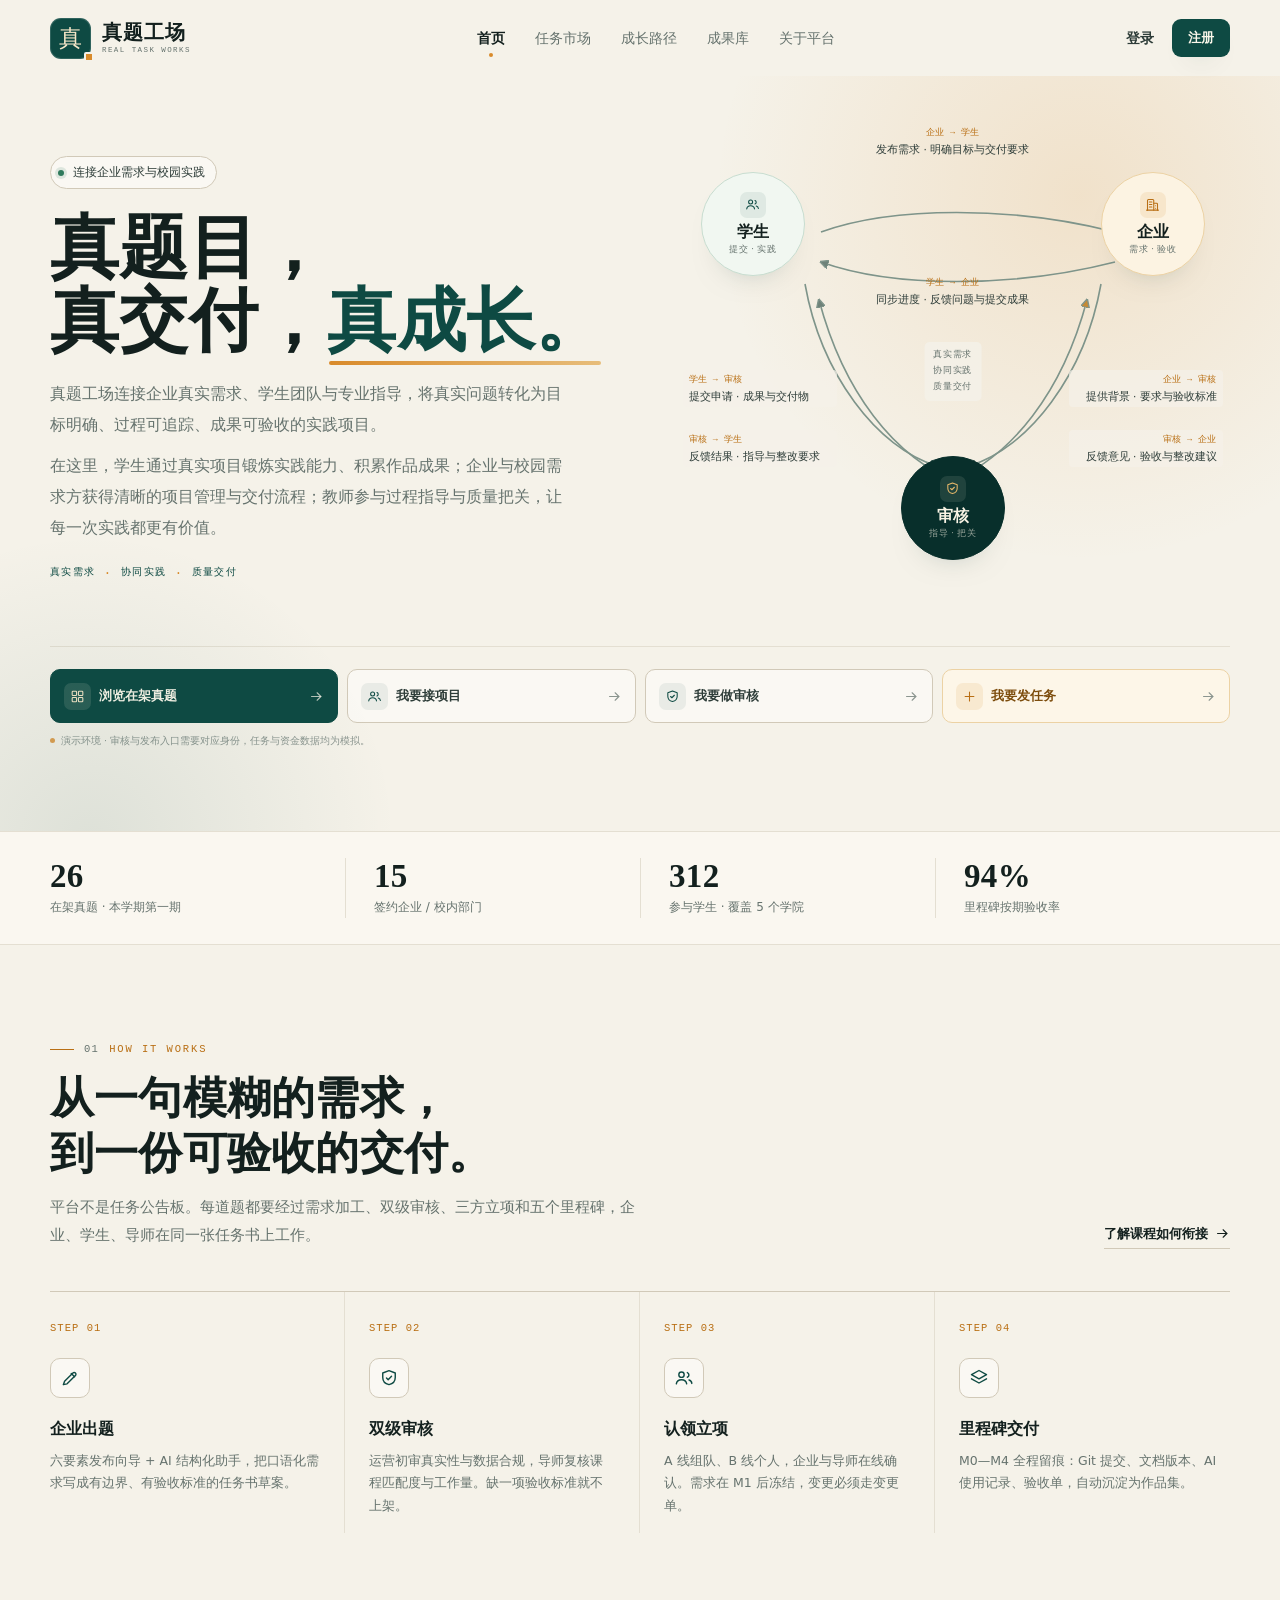
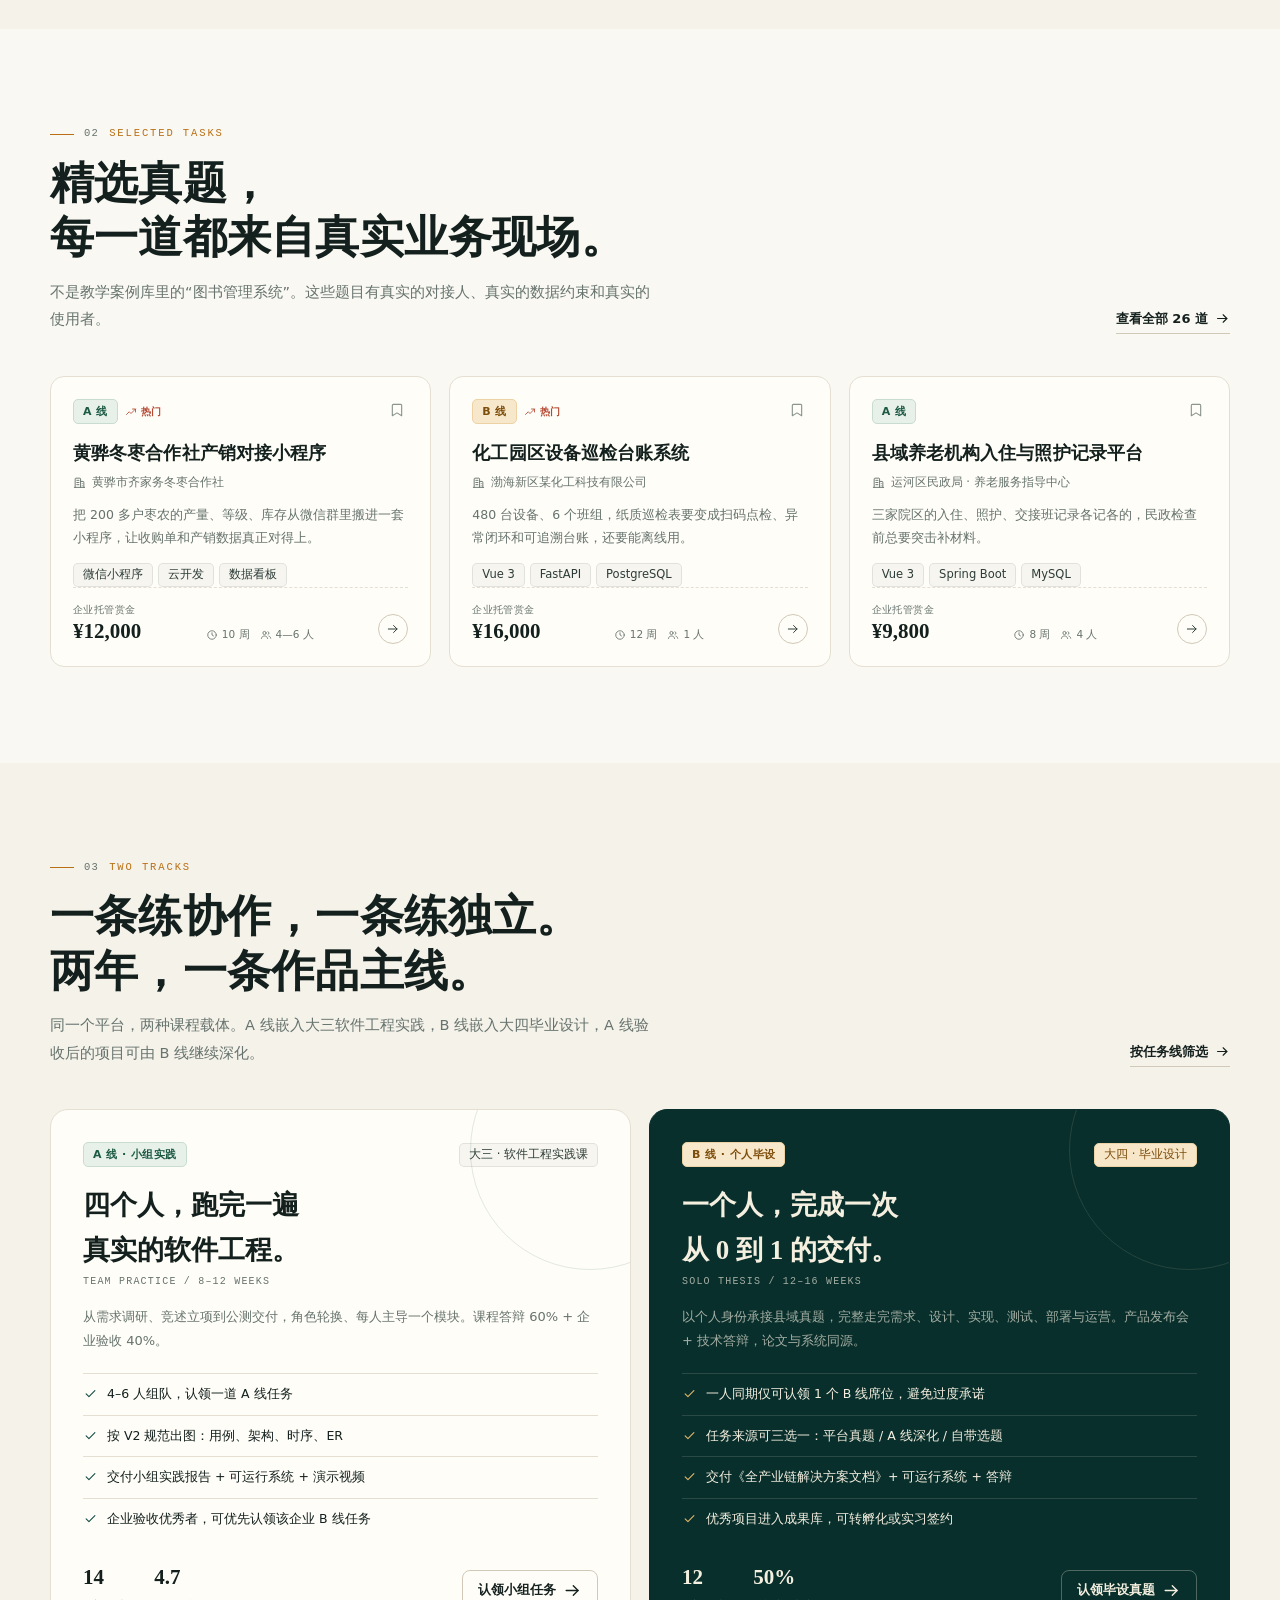
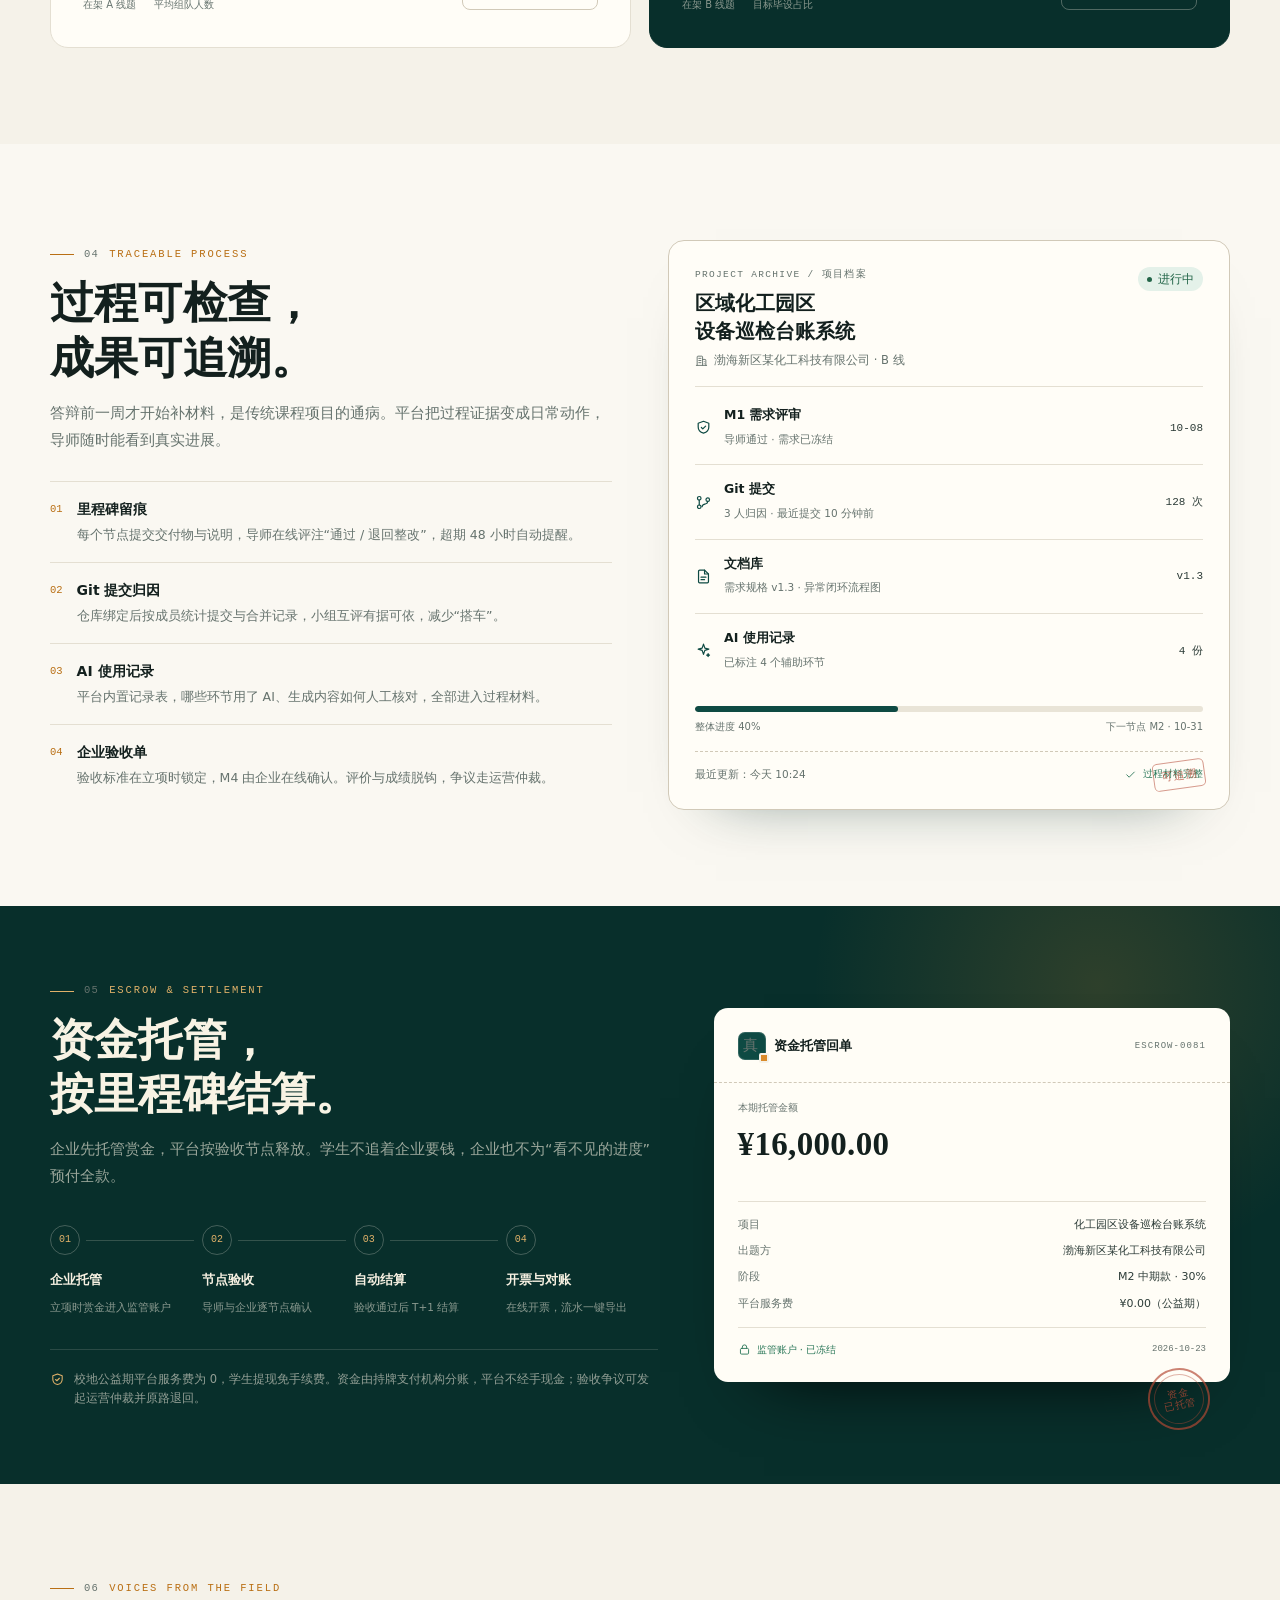
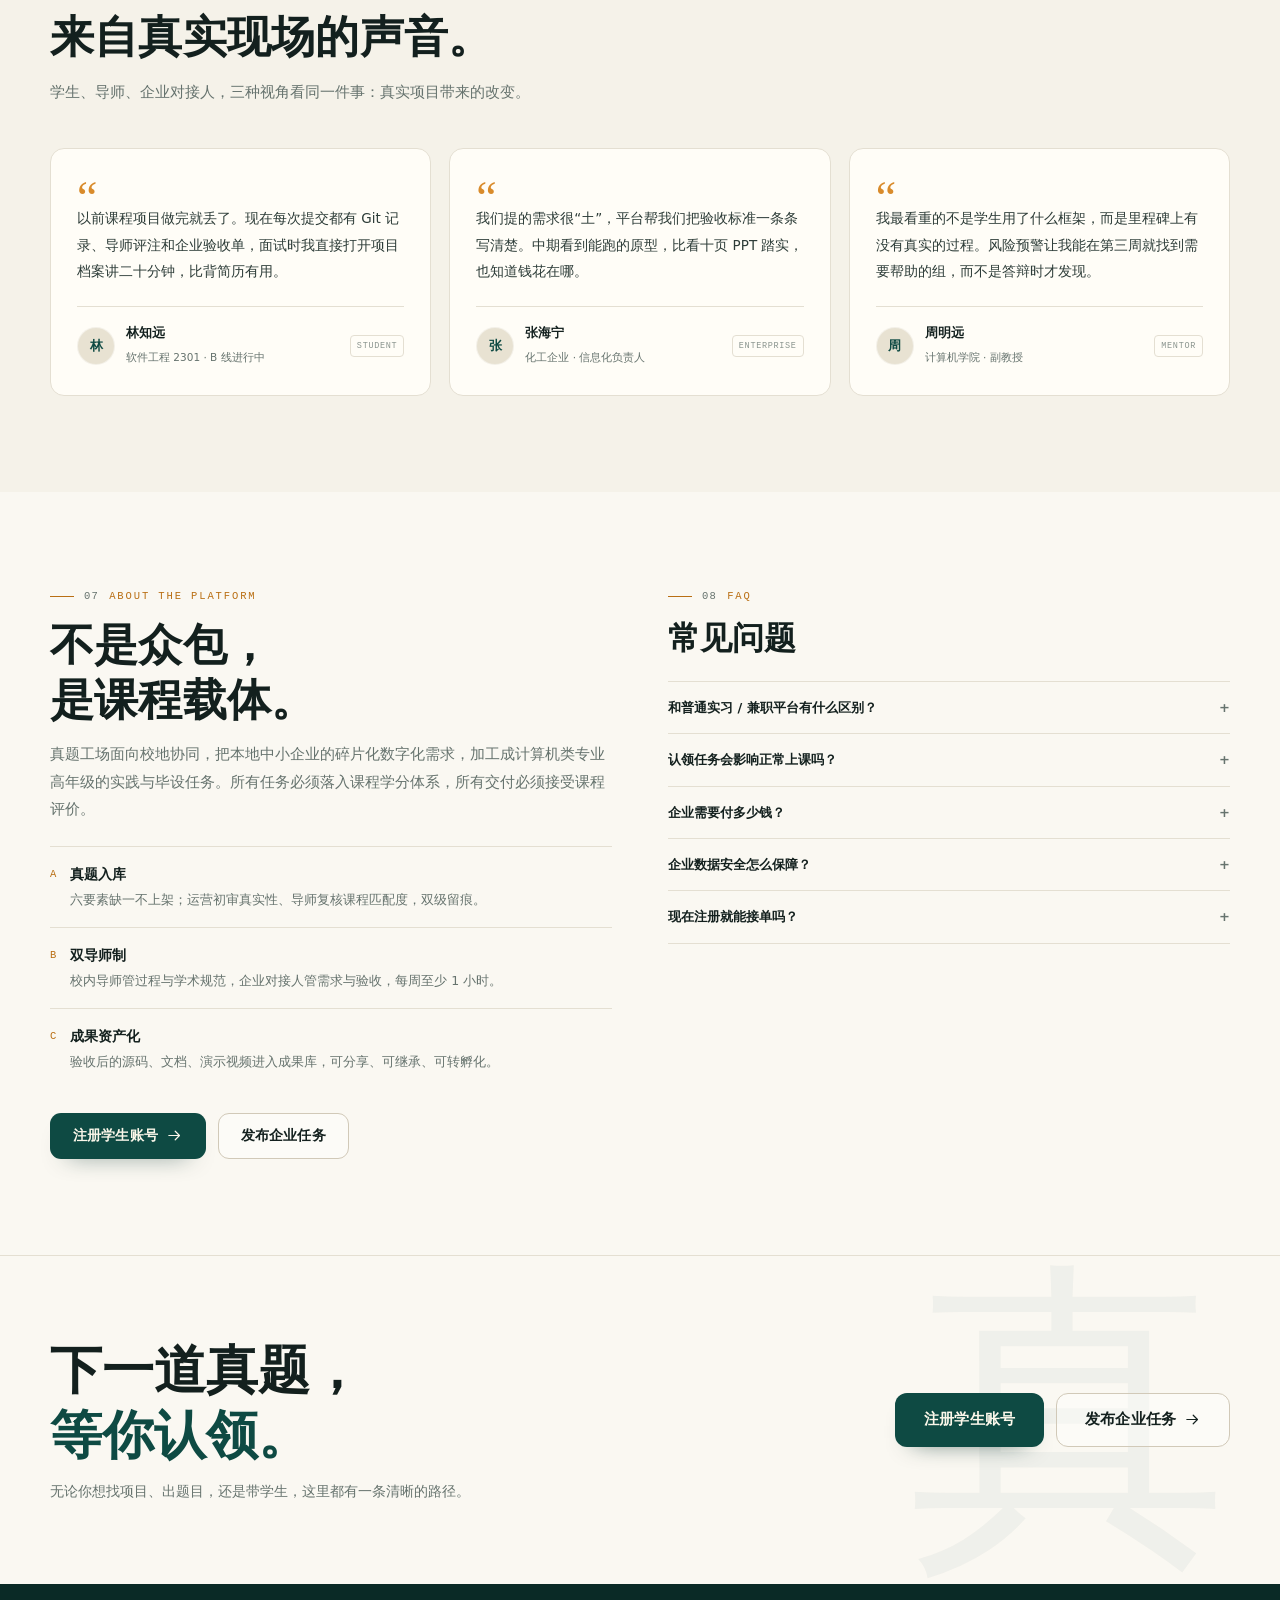
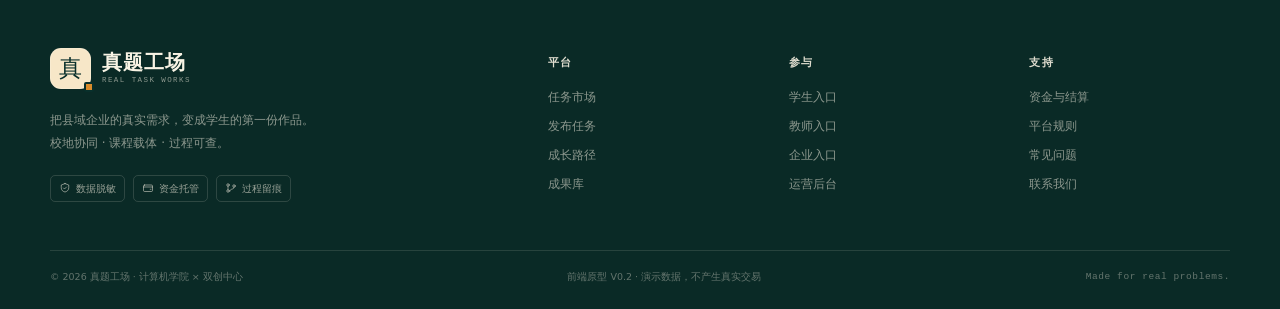
<file: index.html>
<!DOCTYPE html>
<html lang="zh-CN">
<head>
<meta charset="utf-8">
<meta name="viewport" content="width=device-width, initial-scale=1">
<title>真题工场 · 校地协同任务实践平台</title>
<meta name="description" content="真题工场把县域企业的真实数字化需求，变成大三软件工程实践与大四毕业设计的课程任务。企业出题、双导师护航、里程碑验收。">
<link rel="icon" href="assets/favicon.svg" type="image/svg+xml">
<link rel="stylesheet" href="assets/css/style.css">
</head>
<body>
<script src="assets/js/icons.js"></script>
<div id="siteHeader"></div>

<main>
  <!-- Hero -->
  <section class="hero">
    <div class="container hero-grid">
      <div class="hero-copy">
        <div class="hero-eyebrow"><span class="dot"></span>连接企业需求与校园实践</div>
        <h1 class="hero-title">真题目，<br>真交付，<span class="hl">真成长。</span></h1>
        <p class="hero-sub">真题工场连接企业真实需求、学生团队与专业指导，将真实问题转化为目标明确、过程可追踪、成果可验收的实践项目。</p>
        <p class="hero-sub hero-sub-secondary">在这里，学生通过真实项目锻炼实践能力、积累作品成果；企业与校园需求方获得清晰的项目管理与交付流程；教师参与过程指导与质量把关，让每一次实践都更有价值。</p>
        <p class="hero-support">真实需求 <i>·</i> 协同实践 <i>·</i> 质量交付</p>
      </div>

      <div class="hero-stage relation-stage" role="img" aria-label="学生、审核、企业三方双向协作关系图">
        <svg class="relation-lines" viewBox="0 0 520 470" aria-hidden="true">
          <defs>
            <marker id="relArrow" viewBox="0 0 10 10" refX="8.5" refY="5" markerWidth="5.5" markerHeight="5.5" orient="auto">
              <path d="M0 0 10 5 0 10Z" fill="#6e8279"></path>
            </marker>
            <marker id="relArrowAmber" viewBox="0 0 10 10" refX="8.5" refY="5" markerWidth="5.5" markerHeight="5.5" orient="auto">
              <path d="M0 0 10 5 0 10Z" fill="#c58a35"></path>
            </marker>
          </defs>
          <g fill="none" stroke="#9aaca3" stroke-width="1.3">
            <path d="M128 98 C 200 72 320 72 422 98" marker-end="url(#relArrow)"></path>
            <path d="M422 128 C 320 154 200 154 128 128" marker-end="url(#relArrow)"></path>
            <path d="M112 150 C 128 240 184 314 244 332" marker-end="url(#relArrow)"></path>
            <path d="M268 350 C 200 324 150 256 126 166" marker-end="url(#relArrow)"></path>
            <path d="M408 150 C 392 240 336 314 276 332" marker-end="url(#relArrowAmber)"></path>
            <path d="M252 350 C 320 324 370 256 394 166" marker-end="url(#relArrowAmber)"></path>
          </g>
        </svg>

        <div class="rel-node rel-student">
          <span class="rel-node-ic"><svg class="ic" aria-hidden="true"><use href="#i-users"></use></svg></span>
          <b>学生</b>
          <small>提交 · 实践</small>
        </div>
        <div class="rel-node rel-enterprise">
          <span class="rel-node-ic"><svg class="ic" aria-hidden="true"><use href="#i-building"></use></svg></span>
          <b>企业</b>
          <small>需求 · 验收</small>
        </div>
        <div class="rel-node rel-review">
          <span class="rel-node-ic"><svg class="ic" aria-hidden="true"><use href="#i-shield"></use></svg></span>
          <b>审核</b>
          <small>指导 · 把关</small>
        </div>

        <div class="rel-core">真实需求<br>协同实践<br>质量交付</div>

        <div class="rel-label rel-label-top1"><span>企业 → 学生</span><p>发布需求 · 明确目标与交付要求</p></div>
        <div class="rel-label rel-label-top2"><span>学生 → 企业</span><p>同步进度 · 反馈问题与提交成果</p></div>
        <div class="rel-label rel-label-left1"><span>学生 → 审核</span><p>提交申请 · 成果与交付物</p></div>
        <div class="rel-label rel-label-left2"><span>审核 → 学生</span><p>反馈结果 · 指导与整改要求</p></div>
        <div class="rel-label rel-label-right1"><span>企业 → 审核</span><p>提供背景 · 要求与验收标准</p></div>
        <div class="rel-label rel-label-right2"><span>审核 → 企业</span><p>反馈意见 · 验收与整改建议</p></div>
      </div>
    </div>

    <div class="container hero-entries" aria-label="平台主要入口">
      <a class="hero-entry hero-entry-primary" href="tasks.html" target="_blank" rel="noopener">
        <span class="entry-ic"><svg class="ic" aria-hidden="true"><use href="#i-grid"></use></svg></span>
        <span class="entry-label">浏览在架真题</span>
        <svg class="ic entry-arrow" aria-hidden="true"><use href="#i-arrow-right"></use></svg>
      </a>
      <a class="hero-entry" href="tasks.html?mode=recruit" target="_blank" rel="noopener">
        <span class="entry-ic"><svg class="ic" aria-hidden="true"><use href="#i-users"></use></svg></span>
        <span class="entry-label">我要接项目</span>
        <svg class="ic entry-arrow" aria-hidden="true"><use href="#i-arrow-right"></use></svg>
      </a>
      <a class="hero-entry" href="review.html" target="_blank" rel="noopener">
        <span class="entry-ic"><svg class="ic" aria-hidden="true"><use href="#i-shield"></use></svg></span>
        <span class="entry-label">我要做审核</span>
        <svg class="ic entry-arrow" aria-hidden="true"><use href="#i-arrow-right"></use></svg>
      </a>
      <a class="hero-entry hero-entry-amber" href="publish.html" target="_blank" rel="noopener">
        <span class="entry-ic"><svg class="ic" aria-hidden="true"><use href="#i-plus"></use></svg></span>
        <span class="entry-label">我要发任务</span>
        <svg class="ic entry-arrow" aria-hidden="true"><use href="#i-arrow-right"></use></svg>
      </a>
    </div>
    <p class="hero-demo-note container">演示环境 · 审核与发布入口需要对应身份，任务与资金数据均为模拟。</p>
  </section>

  <!-- 移动端关系卡（桌面隐藏） -->
  <div class="relation-mobile container">
    <div class="rel-mobile-nodes">
      <div class="rel-mobile-node"><svg class="ic" aria-hidden="true"><use href="#i-users"></use></svg><b>学生</b><small>提交 · 实践</small></div>
      <div class="rel-mobile-node"><svg class="ic" aria-hidden="true"><use href="#i-shield"></use></svg><b>审核</b><small>指导 · 把关</small></div>
      <div class="rel-mobile-node"><svg class="ic" aria-hidden="true"><use href="#i-building"></use></svg><b>企业</b><small>需求 · 验收</small></div>
    </div>
    <div class="rel-mobile-card">
      <div class="rel-mobile-head"><span>企业 ↔ 学生</span><em>双向沟通</em></div>
      <div class="rel-dir"><span>企业 → 学生</span><p>发布需求 · 明确目标与交付要求</p></div>
      <div class="rel-dir rel-dir-reverse"><span>学生 → 企业</span><p>同步进度 · 反馈问题与提交成果</p></div>
    </div>
    <div class="rel-mobile-card">
      <div class="rel-mobile-head"><span>学生 ↔ 审核</span><em>过程指导</em></div>
      <div class="rel-dir"><span>学生 → 审核</span><p>提交申请 · 阶段成果与交付物</p></div>
      <div class="rel-dir rel-dir-reverse"><span>审核 → 学生</span><p>反馈结果 · 指导意见与整改要求</p></div>
    </div>
    <div class="rel-mobile-card">
      <div class="rel-mobile-head"><span>企业 ↔ 审核</span><em>需求与验收</em></div>
      <div class="rel-dir"><span>企业 → 审核</span><p>提供背景 · 项目要求与验收标准</p></div>
      <div class="rel-dir rel-dir-reverse"><span>审核 → 企业</span><p>反馈意见 · 验收结果与整改建议</p></div>
    </div>
    <div class="rel-mobile-core">真实需求 · 协同实践 · 质量交付</div>
  </div>

  <!-- Stats -->
  <div class="stat-band">
    <div class="container stat-row">
      <div class="stat-cell"><b data-count="26">26</b><span>在架真题 · 本学期第一期</span></div>
      <div class="stat-cell"><b data-count="15">15</b><span>签约企业 / 校内部门</span></div>
      <div class="stat-cell"><b data-count="312">312</b><span>参与学生 · 覆盖 5 个学院</span></div>
      <div class="stat-cell"><b data-count="94" data-suffix="%">94%</b><span>里程碑按期验收率</span></div>
    </div>
  </div>

  <!-- Flow -->
  <section class="section" id="flow">
    <div class="container">
      <div class="section-head">
        <div>
          <div class="section-tag"><span class="num">01</span> HOW IT WORKS</div>
          <h2 class="section-title">从一句模糊的需求，<br>到一份可验收的交付。</h2>
          <p class="section-sub">平台不是任务公告板。每道题都要经过需求加工、双级审核、三方立项和五个里程碑，企业、学生、导师在同一张任务书上工作。</p>
        </div>
        <a class="section-link" href="#path">了解课程如何衔接 <svg class="ic" aria-hidden="true"><use href="#i-arrow-right"></use></svg></a>
      </div>
      <div class="flow-grid">
        <article class="flow-card reveal">
          <div class="flow-num">STEP 01</div>
          <div class="flow-ic"><svg class="ic" aria-hidden="true"><use href="#i-edit"></use></svg></div>
          <h3>企业出题</h3>
          <p>六要素发布向导 + AI 结构化助手，把口语化需求写成有边界、有验收标准的任务书草案。</p>
        </article>
        <article class="flow-card reveal">
          <div class="flow-num">STEP 02</div>
          <div class="flow-ic"><svg class="ic" aria-hidden="true"><use href="#i-shield"></use></svg></div>
          <h3>双级审核</h3>
          <p>运营初审真实性与数据合规，导师复核课程匹配度与工作量。缺一项验收标准就不上架。</p>
        </article>
        <article class="flow-card reveal">
          <div class="flow-num">STEP 03</div>
          <div class="flow-ic"><svg class="ic" aria-hidden="true"><use href="#i-users"></use></svg></div>
          <h3>认领立项</h3>
          <p>A 线组队、B 线个人，企业与导师在线确认。需求在 M1 后冻结，变更必须走变更单。</p>
        </article>
        <article class="flow-card reveal">
          <div class="flow-num">STEP 04</div>
          <div class="flow-ic"><svg class="ic" aria-hidden="true"><use href="#i-layers"></use></svg></div>
          <h3>里程碑交付</h3>
          <p>M0—M4 全程留痕：Git 提交、文档版本、AI 使用记录、验收单，自动沉淀为作品集。</p>
        </article>
      </div>
    </div>
  </section>

  <!-- Featured tasks -->
  <section class="section section-paper">
    <div class="container">
      <div class="section-head">
        <div>
          <div class="section-tag"><span class="num">02</span> SELECTED TASKS</div>
          <h2 class="section-title">精选真题，<br>每一道都来自真实业务现场。</h2>
          <p class="section-sub">不是教学案例库里的“图书管理系统”。这些题目有真实的对接人、真实的数据约束和真实的使用者。</p>
        </div>
        <a class="section-link" href="tasks.html">查看全部 26 道 <svg class="ic" aria-hidden="true"><use href="#i-arrow-right"></use></svg></a>
      </div>
      <div class="featured-grid" id="featuredGrid"></div>
    </div>
  </section>

  <!-- Two lines -->
  <section class="section" id="path">
    <div class="container">
      <div class="section-head">
        <div>
          <div class="section-tag"><span class="num">03</span> TWO TRACKS</div>
          <h2 class="section-title">一条练协作，一条练独立。<br>两年，一条作品主线。</h2>
          <p class="section-sub">同一个平台，两种课程载体。A 线嵌入大三软件工程实践，B 线嵌入大四毕业设计，A 线验收后的项目可由 B 线继续深化。</p>
        </div>
        <a class="section-link" href="tasks.html?line=A">按任务线筛选 <svg class="ic" aria-hidden="true"><use href="#i-arrow-right"></use></svg></a>
      </div>
      <div class="lines-grid">
        <article class="line-panel reveal">
          <div class="line-head">
            <span class="line-badge line-A">A 线 · 小组实践</span>
            <span class="tag">大三 · 软件工程实践课</span>
          </div>
          <h3 class="line-title">四个人，跑完一遍<br>真实的软件工程。</h3>
          <div class="line-sub">Team Practice / 8–12 Weeks</div>
          <p class="line-desc">从需求调研、竞述立项到公测交付，角色轮换、每人主导一个模块。课程答辩 60% + 企业验收 40%。</p>
          <ul class="line-list">
            <li><svg class="ic" aria-hidden="true"><use href="#i-check"></use></svg> 4–6 人组队，认领一道 A 线任务</li>
            <li><svg class="ic" aria-hidden="true"><use href="#i-check"></use></svg> 按 V2 规范出图：用例、架构、时序、ER</li>
            <li><svg class="ic" aria-hidden="true"><use href="#i-check"></use></svg> 交付小组实践报告 + 可运行系统 + 演示视频</li>
            <li><svg class="ic" aria-hidden="true"><use href="#i-check"></use></svg> 企业验收优秀者，可优先认领该企业 B 线任务</li>
          </ul>
          <div class="line-foot">
            <div class="line-stat"><div><b>14</b><small>在架 A 线题</small></div><div><b>4.7</b><small>平均组队人数</small></div></div>
            <a class="line-cta" href="tasks.html?line=A">认领小组任务 <svg class="ic" aria-hidden="true"><use href="#i-arrow-right"></use></svg></a>
          </div>
        </article>
        <article class="line-panel dark reveal">
          <div class="line-head">
            <span class="line-badge line-B">B 线 · 个人毕设</span>
            <span class="tag tag-amber">大四 · 毕业设计</span>
          </div>
          <h3 class="line-title">一个人，完成一次<br>从 0 到 1 的交付。</h3>
          <div class="line-sub">Solo Thesis / 12–16 Weeks</div>
          <p class="line-desc">以个人身份承接县域真题，完整走完需求、设计、实现、测试、部署与运营。产品发布会 + 技术答辩，论文与系统同源。</p>
          <ul class="line-list">
            <li><svg class="ic" aria-hidden="true"><use href="#i-check"></use></svg> 一人同期仅可认领 1 个 B 线席位，避免过度承诺</li>
            <li><svg class="ic" aria-hidden="true"><use href="#i-check"></use></svg> 任务来源可三选一：平台真题 / A 线深化 / 自带选题</li>
            <li><svg class="ic" aria-hidden="true"><use href="#i-check"></use></svg> 交付《全产业链解决方案文档》+ 可运行系统 + 答辩</li>
            <li><svg class="ic" aria-hidden="true"><use href="#i-check"></use></svg> 优秀项目进入成果库，可转孵化或实习签约</li>
          </ul>
          <div class="line-foot">
            <div class="line-stat"><div><b>12</b><small>在架 B 线题</small></div><div><b>50%</b><small>目标毕设占比</small></div></div>
            <a class="line-cta" href="tasks.html?line=B">认领毕设真题 <svg class="ic" aria-hidden="true"><use href="#i-arrow-right"></use></svg></a>
          </div>
        </article>
      </div>
    </div>
  </section>

  <!-- Proof -->
  <section class="section section-paper" id="works">
    <div class="container proof-grid">
      <div>
        <div class="section-tag"><span class="num">04</span> TRACEABLE PROCESS</div>
        <h2 class="section-title">过程可检查，<br>成果可追溯。</h2>
        <p class="section-sub">答辩前一周才开始补材料，是传统课程项目的通病。平台把过程证据变成日常动作，导师随时能看到真实进展。</p>
        <div class="proof-list">
          <div class="proof-item reveal"><span class="n">01</span><div><b>里程碑留痕</b><p>每个节点提交交付物与说明，导师在线评注“通过 / 退回整改”，超期 48 小时自动提醒。</p></div></div>
          <div class="proof-item reveal"><span class="n">02</span><div><b>Git 提交归因</b><p>仓库绑定后按成员统计提交与合并记录，小组互评有据可依，减少“搭车”。</p></div></div>
          <div class="proof-item reveal"><span class="n">03</span><div><b>AI 使用记录</b><p>平台内置记录表，哪些环节用了 AI、生成内容如何人工核对，全部进入过程材料。</p></div></div>
          <div class="proof-item reveal"><span class="n">04</span><div><b>企业验收单</b><p>验收标准在立项时锁定，M4 由企业在线确认。评价与成绩脱钩，争议走运营仲裁。</p></div></div>
        </div>
      </div>
      <div class="archive-card reveal">
        <div class="archive-head">
          <div>
            <div class="archive-label">PROJECT ARCHIVE / 项目档案</div>
            <h3 class="archive-title">区域化工园区<br>设备巡检台账系统</h3>
            <div class="task-org" style="margin-top:6px"><svg class="ic" aria-hidden="true"><use href="#i-building"></use></svg> 渤海新区某化工科技有限公司 · B 线</div>
          </div>
          <span class="status-pill green">进行中</span>
        </div>
        <div class="archive-body">
          <div class="archive-row"><svg class="ic" aria-hidden="true"><use href="#i-shield"></use></svg><div class="grow"><b>M1 需求评审</b><small>导师通过 · 需求已冻结</small></div><span class="val">10-08</span></div>
          <div class="archive-row"><svg class="ic" aria-hidden="true"><use href="#i-git"></use></svg><div class="grow"><b>Git 提交</b><small>3 人归因 · 最近提交 10 分钟前</small></div><span class="val">128 次</span></div>
          <div class="archive-row"><svg class="ic" aria-hidden="true"><use href="#i-file"></use></svg><div class="grow"><b>文档库</b><small>需求规格 v1.3 · 异常闭环流程图</small></div><span class="val">v1.3</span></div>
          <div class="archive-row"><svg class="ic" aria-hidden="true"><use href="#i-spark"></use></svg><div class="grow"><b>AI 使用记录</b><small>已标注 4 个辅助环节</small></div><span class="val">4 份</span></div>
        </div>
        <div class="progress-track"><i style="width:40%"></i></div>
        <div class="progress-meta"><span>整体进度 40%</span><span>下一节点 M2 · 10-31</span></div>
        <div class="archive-foot">
          <span>最近更新：今天 10:24</span>
          <span class="receipt-stamp"><svg class="ic" aria-hidden="true"><use href="#i-check"></use></svg> 过程材料完整</span>
        </div>
        <div class="archive-stamp">可追溯</div>
      </div>
    </div>
  </section>

  <!-- Fund -->
  <section class="fund-band" id="fund">
    <div class="container fund-grid">
      <div>
        <div class="section-tag"><span class="num">05</span> ESCROW &amp; SETTLEMENT</div>
        <h2 class="section-title">资金托管，<br>按里程碑结算。</h2>
        <p class="section-sub">企业先托管赏金，平台按验收节点释放。学生不追着企业要钱，企业也不为“看不见的进度”预付全款。</p>
        <div class="fund-flow">
          <div class="fund-step"><span class="n">01</span><b>企业托管</b><small>立项时赏金进入监管账户</small></div>
          <div class="fund-step"><span class="n">02</span><b>节点验收</b><small>导师与企业逐节点确认</small></div>
          <div class="fund-step"><span class="n">03</span><b>自动结算</b><small>验收通过后 T+1 结算</small></div>
          <div class="fund-step"><span class="n">04</span><b>开票与对账</b><small>在线开票，流水一键导出</small></div>
        </div>
        <div class="fund-note"><svg class="ic" aria-hidden="true"><use href="#i-shield"></use></svg> 校地公益期平台服务费为 0，学生提现免手续费。资金由持牌支付机构分账，平台不经手现金；验收争议可发起运营仲裁并原路退回。</div>
      </div>
      <div class="fund-receipt reveal">
        <div class="receipt-brand">
          <div class="flex gap-8"><span class="brand-mark" style="width:28px;height:28px;font-size:15px;border-radius:7px">真</span><b style="font-family:var(--serif);font-size:13px">资金托管回单</b></div>
          <span>ESCROW-0081</span>
        </div>
        <div class="receipt-amount"><small>本期托管金额</small><b>¥16,000.00</b></div>
        <div class="receipt-lines">
          <div class="receipt-line"><span>项目</span><b>化工园区设备巡检台账系统</b></div>
          <div class="receipt-line"><span>出题方</span><b>渤海新区某化工科技有限公司</b></div>
          <div class="receipt-line"><span>阶段</span><b>M2 中期款 · 30%</b></div>
          <div class="receipt-line"><span>平台服务费</span><b>¥0.00（公益期）</b></div>
        </div>
        <div class="flex between">
          <span class="receipt-stamp"><svg class="ic" aria-hidden="true"><use href="#i-lock"></use></svg> 监管账户 · 已冻结</span>
          <span class="mono" style="font-size:9px;color:var(--muted)">2026-10-23</span>
        </div>
        <div class="seal" style="position:absolute;right:20px;bottom:-48px;width:62px;height:62px;font-size:10px">资金<br>已托管</div>
      </div>
    </div>
  </section>

  <!-- Voices -->
  <section class="section">
    <div class="container">
      <div class="section-head">
        <div>
          <div class="section-tag"><span class="num">06</span> VOICES FROM THE FIELD</div>
          <h2 class="section-title">来自真实现场的声音。</h2>
          <p class="section-sub">学生、导师、企业对接人，三种视角看同一件事：真实项目带来的改变。</p>
        </div>
      </div>
      <div class="quote-grid">
        <article class="quote-card reveal">
          <div class="quote-mark">“</div>
          <p class="quote-text">以前课程项目做完就丢了。现在每次提交都有 Git 记录、导师评注和企业验收单，面试时我直接打开项目档案讲二十分钟，比背简历有用。</p>
          <div class="quote-person"><span class="avatar">林</span><div><b>林知远</b><small>软件工程 2301 · B 线进行中</small></div><span class="quote-tag">STUDENT</span></div>
        </article>
        <article class="quote-card reveal">
          <div class="quote-mark">“</div>
          <p class="quote-text">我们提的需求很“土”，平台帮我们把验收标准一条条写清楚。中期看到能跑的原型，比看十页 PPT 踏实，也知道钱花在哪。</p>
          <div class="quote-person"><span class="avatar">张</span><div><b>张海宁</b><small>化工企业 · 信息化负责人</small></div><span class="quote-tag">ENTERPRISE</span></div>
        </article>
        <article class="quote-card reveal">
          <div class="quote-mark">“</div>
          <p class="quote-text">我最看重的不是学生用了什么框架，而是里程碑上有没有真实的过程。风险预警让我能在第三周就找到需要帮助的组，而不是答辩时才发现。</p>
          <div class="quote-person"><span class="avatar">周</span><div><b>周明远</b><small>计算机学院 · 副教授</small></div><span class="quote-tag">MENTOR</span></div>
        </article>
      </div>
    </div>
  </section>

  <!-- About + FAQ -->
  <section class="section section-paper" id="about">
    <div class="container">
      <div class="proof-grid" style="align-items:start">
        <div>
          <div class="section-tag"><span class="num">07</span> ABOUT THE PLATFORM</div>
          <h2 class="section-title">不是众包，<br>是课程载体。</h2>
          <p class="section-sub" style="margin-bottom:22px">真题工场面向校地协同，把本地中小企业的碎片化数字化需求，加工成计算机类专业高年级的实践与毕设任务。所有任务必须落入课程学分体系，所有交付必须接受课程评价。</p>
          <div class="proof-list" style="margin-top:0">
            <div class="proof-item"><span class="n">A</span><div><b>真题入库</b><p>六要素缺一不上架；运营初审真实性、导师复核课程匹配度，双级留痕。</p></div></div>
            <div class="proof-item"><span class="n">B</span><div><b>双导师制</b><p>校内导师管过程与学术规范，企业对接人管需求与验收，每周至少 1 小时。</p></div></div>
            <div class="proof-item"><span class="n">C</span><div><b>成果资产化</b><p>验收后的源码、文档、演示视频进入成果库，可分享、可继承、可转孵化。</p></div></div>
          </div>
          <div class="flex gap-12 mt-24">
            <a class="btn btn-primary" href="register.html">注册学生账号 <svg class="ic" aria-hidden="true"><use href="#i-arrow-right"></use></svg></a>
            <a class="btn btn-ghost" href="publish.html">发布企业任务</a>
          </div>
        </div>
        <div id="faq">
          <div class="section-tag"><span class="num">08</span> FAQ</div>
          <h2 class="section-title" style="font-size:32px">常见问题</h2>
          <div style="margin-top:22px;border-top:1px solid var(--line)">
            <details style="border-bottom:1px solid var(--line);padding:15px 0">
              <summary style="cursor:pointer;font-size:13px;font-weight:600;list-style:none;display:flex;justify-content:space-between;gap:12px">和普通实习 / 兼职平台有什么区别？<span class="muted">+</span></summary>
              <p style="margin-top:8px;font-size:11.5px;line-height:1.85;color:var(--muted)">它是课程载体而不是兼职市场。任务进入学分体系，有校内导师、课程节奏和统一评价量表；企业支付的是赏金与验收成本，不是“买廉价劳动力”。</p>
            </details>
            <details style="border-bottom:1px solid var(--line);padding:15px 0">
              <summary style="cursor:pointer;font-size:13px;font-weight:600;list-style:none;display:flex;justify-content:space-between;gap:12px">认领任务会影响正常上课吗？<span class="muted">+</span></summary>
              <p style="margin-top:8px;font-size:11.5px;line-height:1.85;color:var(--muted)">任务按课程节奏设置 M0—M4，预期每周投入 8—10 小时。一人同期只能认领 1 个 B 线任务或 1 个 A 线团队席位，平台会校验。</p>
            </details>
            <details style="border-bottom:1px solid var(--line);padding:15px 0">
              <summary style="cursor:pointer;font-size:13px;font-weight:600;list-style:none;display:flex;justify-content:space-between;gap:12px">企业需要付多少钱？<span class="muted">+</span></summary>
              <p style="margin-top:8px;font-size:11.5px;line-height:1.85;color:var(--muted)">赏金在立项时托管，按里程碑分期释放。校地公益期平台服务费为 0；学生侧结算与提现免手续费。具体金额以任务书为准。</p>
            </details>
            <details style="border-bottom:1px solid var(--line);padding:15px 0">
              <summary style="cursor:pointer;font-size:13px;font-weight:600;list-style:none;display:flex;justify-content:space-between;gap:12px">企业数据安全怎么保障？<span class="muted">+</span></summary>
              <p style="margin-top:8px;font-size:11.5px;line-height:1.85;color:var(--muted)">附件上传强制勾选脱敏承诺，签署数据安全协议；涉敏感数据的任务改为校内环境交付，平台只流转文档与结论。</p>
            </details>
            <details style="border-bottom:1px solid var(--line);padding:15px 0">
              <summary style="cursor:pointer;font-size:13px;font-weight:600;list-style:none;display:flex;justify-content:space-between;gap:12px">现在注册就能接单吗？<span class="muted">+</span></summary>
              <p style="margin-top:8px;font-size:11.5px;line-height:1.85;color:var(--muted)">当前是 V0.2 前端原型：注册、登录、认领、支付均可走通演示流程，但不会产生真实账号与交易。正式环境需接入统一身份认证与持牌支付。</p>
            </details>
          </div>
        </div>
      </div>
    </div>
  </section>

  <!-- CTA -->
  <section class="cta-band">
    <div class="container cta-inner">
      <div>
        <h2 class="cta-title">下一道真题，<br><span>等你认领。</span></h2>
        <p class="cta-sub">无论你想找项目、出题目，还是带学生，这里都有一条清晰的路径。</p>
      </div>
      <div class="cta-actions">
        <a class="btn btn-primary btn-lg" href="register.html">注册学生账号</a>
        <a class="btn btn-ghost btn-lg" href="publish.html">发布企业任务 <svg class="ic" aria-hidden="true"><use href="#i-arrow-right"></use></svg></a>
      </div>
    </div>
  </section>
</main>

<div id="siteFooter"></div>
<script src="assets/js/data.js"></script>
<script src="assets/js/app.js"></script>
<script>
(function(){
  RTW.initChrome('home');
  var tasks = (window.RTW_DATA.tasks || []).filter(function(t){ return t.featured; }).slice(0,3);
  var grid = RTW.qs('#featuredGrid');
  grid.innerHTML = tasks.map(function(t){
    return '<article class="task-card reveal">' +
      '<div class="task-card-top"><div class="left"><span class="line-badge line-' + t.line + '">' + RTW.lineShort(t.line) + '</span>' +
      (t.hot ? '<span class="task-flag">' + RTW.icon('trend') + '热门</span>' : '') + '</div>' +
      '<button class="bm-btn" type="button" data-bookmark="' + t.id + '" aria-label="收藏任务" aria-pressed="false">' + RTW.icon('bookmark') + '</button></div>' +
      '<h3><a href="task.html?id=' + t.id + '">' + t.title + '</a></h3>' +
      '<div class="task-org">' + RTW.icon('building') + t.org + '</div>' +
      '<p class="task-summary">' + t.summary + '</p>' +
      '<div class="task-tags">' + t.tech.map(function(x){return '<span class="tag">' + x + '</span>';}).join('') + '</div>' +
      '<div class="task-foot"><div class="task-price"><small>企业托管赏金</small><b>' + RTW.money(t.budget) + '</b></div>' +
      '<div class="task-meta"><span>' + RTW.icon('clock') + t.cycle + '</span><span>' + RTW.icon('users') + t.teamSize + '</span></div>' +
      '<a class="go" href="task.html?id=' + t.id + '" aria-label="查看任务">' + RTW.icon('arrow-right') + '</a></div>' +
      '</article>';
  }).join('');
  RTW.applyLinkPolicy();
  RTW.initUI();

  // 刷新懒加载观察对象
  if ('IntersectionObserver' in window) {
    var io = new IntersectionObserver(function(entries){
      entries.forEach(function(e){ if(e.isIntersecting){ e.target.classList.add('is-in'); io.unobserve(e.target); } });
    }, {threshold:0.08});
    RTW.qsa('.reveal').forEach(function(el){ io.observe(el); });
  }
})();
</script>
</body>
</html>
</file>
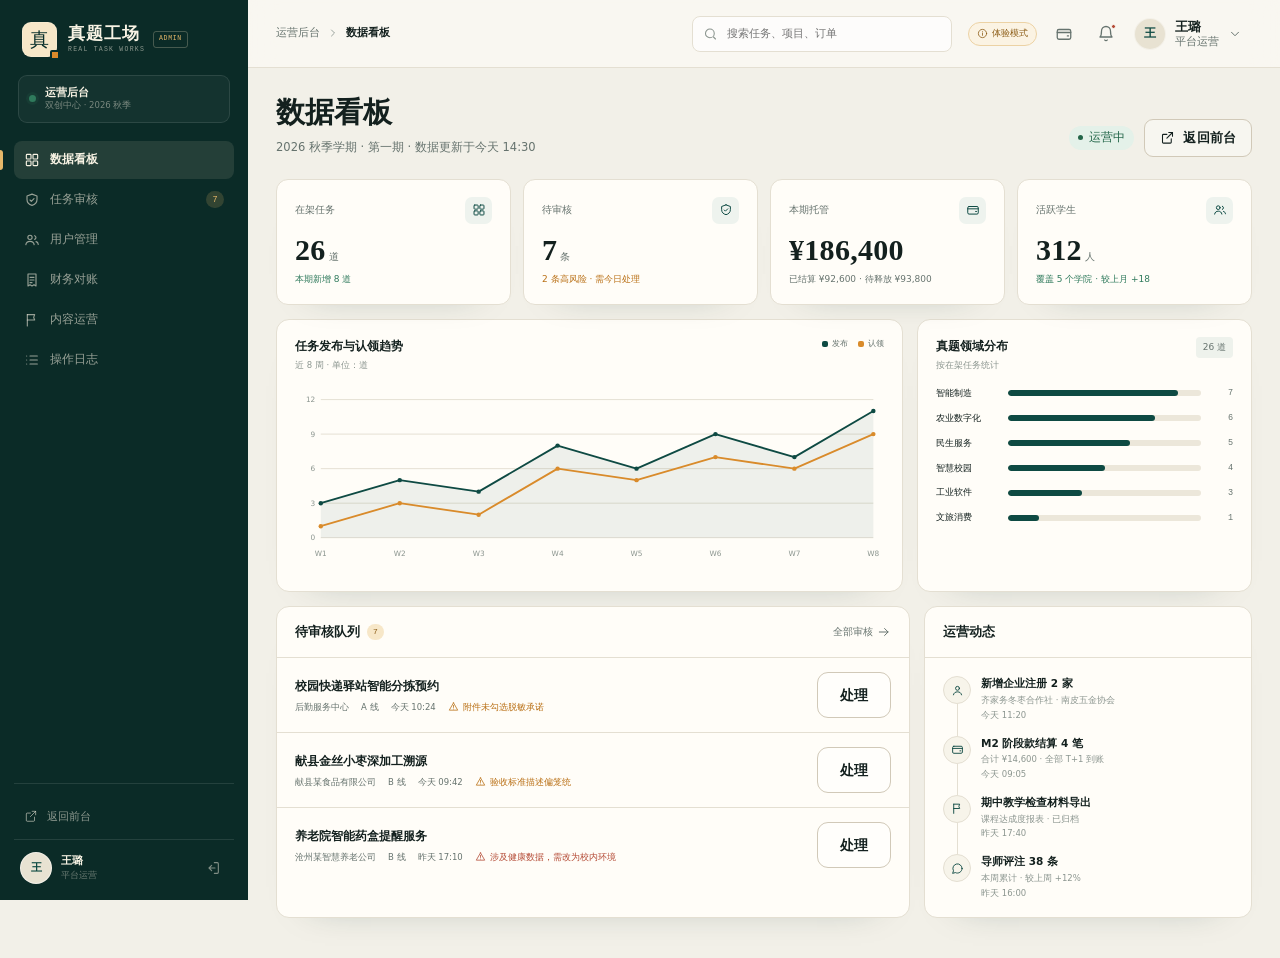
<file: admin.html>
<!DOCTYPE html>
<html lang="zh-CN">
<head>
<meta charset="utf-8">
<meta name="viewport" content="width=device-width, initial-scale=1">
<title>运营后台 · 真题工场</title>
<meta name="description" content="真题工场运营后台：任务审核、用户管理、财务对账与内容运营。">
<link rel="icon" href="assets/favicon.svg" type="image/svg+xml">
<link rel="stylesheet" href="assets/css/style.css">
</head>
<body class="admin-body">
<script src="assets/js/icons.js"></script>

<div class="admin-shell">
  <div class="sidebar-scrim" data-sidebar-close></div>
  <aside class="admin-sidebar" id="adminSidebar"></aside>
  <div class="admin-main">
    <header class="app-topbar" id="appTopbar"></header>
    <main class="admin-content">
      <div class="page-head">
        <div>
          <h1 id="adminTitle">数据看板</h1>
          <div class="sub" id="adminSub">2026 秋季学期 · 第一期 · 数据更新于今天 14:30</div>
        </div>
        <div class="page-head-actions">
          <span class="status-pill green">运营中</span>
          <a class="btn btn-ghost btn-sm" href="index.html">
            <svg class="ic"><use href="#i-external"></use></svg>返回前台
          </a>
        </div>
      </div>

      <!-- 看板 -->
      <section class="admin-view is-active" data-admin-view="dashboard">
        <div class="admin-kpi">
          <div class="kpi-card"><div class="kpi-top"><span class="kpi-label">在架任务</span><span class="kpi-ic"><svg class="ic"><use href="#i-grid"></use></svg></span></div><div class="kpi-value">26<small>道</small></div><div class="kpi-foot"><span class="up">本期新增 8 道</span></div></div>
          <div class="kpi-card"><div class="kpi-top"><span class="kpi-label">待审核</span><span class="kpi-ic"><svg class="ic"><use href="#i-shield"></use></svg></span></div><div class="kpi-value">7<small>条</small></div><div class="kpi-foot"><span class="warn">2 条高风险 · 需今日处理</span></div></div>
          <div class="kpi-card"><div class="kpi-top"><span class="kpi-label">本期托管</span><span class="kpi-ic"><svg class="ic"><use href="#i-wallet"></use></svg></span></div><div class="kpi-value">¥186,400</div><div class="kpi-foot"><span>已结算 ¥92,600 · 待释放 ¥93,800</span></div></div>
          <div class="kpi-card"><div class="kpi-top"><span class="kpi-label">活跃学生</span><span class="kpi-ic"><svg class="ic"><use href="#i-users"></use></svg></span></div><div class="kpi-value">312<small>人</small></div><div class="kpi-foot"><span class="up">覆盖 5 个学院 · 较上月 +18</span></div></div>
        </div>

        <div class="chart-grid">
          <div class="panel chart-card">
            <div class="chart-head">
              <div><h3>任务发布与认领趋势</h3><p>近 8 周 · 单位：道</p></div>
              <div class="legend"><span><i></i>发布</span><span><i class="amber"></i>认领</span></div>
            </div>
            <svg class="line-chart" id="trendChart" viewBox="0 0 640 190" role="img" aria-label="近八周任务发布与认领趋势"></svg>
          </div>
          <div class="panel chart-card">
            <div class="chart-head"><div><h3>真题领域分布</h3><p>按在架任务统计</p></div><span class="badge-soft">26 道</span></div>
            <div class="domain-bars" id="domainBars"></div>
          </div>
        </div>

        <div class="chart-grid" style="grid-template-columns:1.45fr .75fr">
          <div class="panel">
            <div class="panel-head"><div class="panel-title">待审核队列 <span class="count">7</span></div><a class="more" href="admin.html#review" data-admin-jump="review">全部审核 <svg class="ic tiny"><use href="#i-arrow-right"></use></svg></a></div>
            <div class="review-list" id="dashboardReview"></div>
          </div>
          <div class="panel">
            <div class="panel-head"><div class="panel-title">运营动态</div></div>
            <div class="panel-body">
              <div class="activity-item"><span class="activity-ic"><svg class="ic"><use href="#i-user"></use></svg></span><div><b>新增企业注册 2 家</b><small>齐家务冬枣合作社 · 南皮五金协会</small><small>今天 11:20</small></div></div>
              <div class="activity-item"><span class="activity-ic"><svg class="ic"><use href="#i-wallet"></use></svg></span><div><b>M2 阶段款结算 4 笔</b><small>合计 ¥14,600 · 全部 T+1 到账</small><small>今天 09:05</small></div></div>
              <div class="activity-item"><span class="activity-ic"><svg class="ic"><use href="#i-flag"></use></svg></span><div><b>期中教学检查材料导出</b><small>课程达成度报表 · 已归档</small><small>昨天 17:40</small></div></div>
              <div class="activity-item"><span class="activity-ic"><svg class="ic"><use href="#i-message"></use></svg></span><div><b>导师评注 38 条</b><small>本周累计 · 较上周 +12%</small><small>昨天 16:00</small></div></div>
            </div>
          </div>
        </div>
      </section>

      <!-- 审核 -->
      <section class="admin-view" data-admin-view="review" hidden>
        <div class="panel">
          <div class="panel-head">
            <div class="panel-title">任务审核队列 <span class="count" id="queueCount">7</span></div>
            <div class="flex gap-8">
              <select class="select-sm" id="reviewFilter" style="height:32px;font-size:10px" aria-label="筛选审核队列">
                <option value="all">全部</option>
                <option value="warn">有风险提示</option>
                <option value="danger">高风险</option>
              </select>
              <button class="btn btn-ghost btn-sm" type="button" data-toast="演示环境：审核记录导出将在正式版接入" data-toast-type="info"><svg class="ic"><use href="#i-download"></use></svg>导出</button>
            </div>
          </div>
          <div class="review-list" id="reviewList"></div>
        </div>
        <div class="notice-box" style="margin-top:14px">
          <svg class="ic"><use href="#i-info"></use></svg>
          <span>初审检查清单：真实性、六要素完整性、验收标准可测试性、附件脱敏承诺、工作量与课程匹配度。任一驳回均需在 48 小时内反馈出题方。</span>
        </div>
      </section>

      <!-- 用户 -->
      <section class="admin-view" data-admin-view="users" hidden>
        <div class="panel">
          <div class="panel-head">
            <div class="panel-title">用户与角色 <span class="count" id="userCount">8</span></div>
            <div class="flex gap-8">
              <select class="select-sm" id="userFilter" style="height:32px;font-size:10px" aria-label="筛选用户角色">
                <option value="all">全部角色</option>
                <option>学生</option>
                <option>校内导师</option>
                <option>企业用户</option>
                <option>校外导师</option>
                <option>平台运营</option>
              </select>
              <button class="btn btn-ghost btn-sm" type="button" data-toast="演示环境：邀请链接已复制" data-toast-type="success"><svg class="ic"><use href="#i-plus"></use></svg>邀请用户</button>
            </div>
          </div>
          <div class="table-wrap" id="userTable"></div>
        </div>
        <div class="notice-box" style="margin-top:14px">
          <svg class="ic"><use href="#i-lock"></use></svg>
          <span>平台执行五角色 RBAC 权限隔离。企业账号须完成资质审核；学生与导师使用统一身份认证；所有越权访问写入审计日志。</span>
        </div>
      </section>

      <!-- 财务 -->
      <section class="admin-view" data-admin-view="finance" hidden>
        <div class="admin-kpi">
          <div class="kpi-card"><div class="kpi-top"><span class="kpi-label">本期托管</span><span class="kpi-ic"><svg class="ic"><use href="#i-wallet"></use></svg></span></div><div class="kpi-value">¥186,400</div><div class="kpi-foot"><span>共 24 笔订单</span></div></div>
          <div class="kpi-card"><div class="kpi-top"><span class="kpi-label">已结算</span><span class="kpi-ic"><svg class="ic"><use href="#i-check-circle"></use></svg></span></div><div class="kpi-value">¥92,600</div><div class="kpi-foot"><span class="up">全部 T+1 到账</span></div></div>
          <div class="kpi-card"><div class="kpi-top"><span class="kpi-label">待结算</span><span class="kpi-ic"><svg class="ic"><use href="#i-clock"></use></svg></span></div><div class="kpi-value">¥93,800</div><div class="kpi-foot"><span class="warn">M2—M4 节点待验收</span></div></div>
          <div class="kpi-card"><div class="kpi-top"><span class="kpi-label">退款/仲裁</span><span class="kpi-ic"><svg class="ic"><use href="#i-refresh"></use></svg></span></div><div class="kpi-value">¥5,940</div><div class="kpi-foot"><span>1 笔争议已原路退回</span></div></div>
        </div>
        <div class="panel">
          <div class="panel-head">
            <div class="panel-title">托管订单与对账</div>
            <div class="flex gap-8">
              <span class="badge-soft">对账日：每月 25 日</span>
              <button class="btn btn-ghost btn-sm" type="button" data-toast="演示环境：对账单已生成（模拟）" data-toast-type="success"><svg class="ic"><use href="#i-download"></use></svg>导出对账单</button>
            </div>
          </div>
          <div class="table-wrap" id="financeTable"></div>
        </div>
        <div class="notice-box" style="margin-top:14px">
          <svg class="ic"><use href="#i-shield"></use></svg>
          <span>平台服务费在校地公益期为 0。资金由持牌支付机构分账托管，平台仅下发结算指令，不经手现金；争议订单进入仲裁流程。</span>
        </div>
      </section>

      <!-- 内容 -->
      <section class="admin-view" data-admin-view="content" hidden>
        <div class="chart-grid" style="grid-template-columns:1.1fr .9fr">
          <div class="panel">
            <div class="panel-head"><div class="panel-title">公告与运营位</div><button class="btn btn-ghost btn-sm" type="button" data-toast="演示环境：新公告编辑器中" data-toast-type="info">新建公告</button></div>
            <div class="panel-body">
              <div class="announce-list" id="announceList">
                <div class="announce-item"><span class="pin"><svg class="ic"><use href="#i-flag"></use></svg></span><div><b>2026 秋季第一期真题池开放认领</b><p>本期共上架 26 道真题，覆盖 8 个领域。请各组在 11 月 2 日前完成认领。</p></div><span class="date">10-20</span></div>
                <div class="announce-item"><span class="pin"><svg class="ic"><use href="#i-message"></use></svg></span><div><b>M2 中期路演安排</b><p>11 月 8 日 13:30，双创中心路演厅；现场演示为硬门槛，不接受纯 PPT。</p></div><span class="date">10-18</span></div>
                <div class="announce-item"><span class="pin"><svg class="ic"><use href="#i-shield"></use></svg></span><div><b>数据脱敏自查提醒</b><p>所有企业附件须完成脱敏并勾选承诺；涉及健康、身份信息的任务转为校内环境交付。</p></div><span class="date">10-15</span></div>
              </div>
            </div>
          </div>
          <div class="panel">
            <div class="panel-head"><div class="panel-title">发布新公告</div></div>
            <div class="panel-body">
              <div class="field"><label class="label">标题</label><input class="input" id="noticeTitle" placeholder="例如：M3 公测交付材料清单"></div>
              <div class="field"><label class="label">正文</label><textarea class="textarea" id="noticeBody" style="min-height:110px" placeholder="公告正文，建议不超过 200 字"></textarea></div>
              <button class="btn btn-primary btn-block" type="button" id="publishNotice">发布公告</button>
              <p class="field-hint" style="margin-top:8px">发布后将出现在学生与导师工作台的消息中心。</p>
            </div>
          </div>
        </div>
      </section>

      <!-- 日志 -->
      <section class="admin-view" data-admin-view="logs" hidden>
        <div class="panel">
          <div class="panel-head"><div class="panel-title">操作日志</div><span class="badge-soft">保留 180 天</span></div>
          <div class="table-wrap" id="logTable"></div>
        </div>
        <div class="notice-box" style="margin-top:14px">
          <svg class="ic"><use href="#i-lock"></use></svg>
          <span>所有审核、资金、权限与数据导出操作均写入审计日志，支持按操作人、对象与时间检索。日志只读，不可修改。</span>
        </div>
      </section>
    </main>
  </div>
</div>

<!-- 驳回弹窗 -->
<div class="modal" id="rejectModal" aria-hidden="true">
  <div class="modal-card" role="dialog" aria-modal="true" aria-labelledby="rejectTitle">
    <div class="modal-head">
      <div><h2 id="rejectTitle">驳回任务</h2><p id="rejectSub">请填写具体原因，出题方将收到通知。</p></div>
      <button class="modal-close" type="button" data-modal-close aria-label="关闭"><svg class="ic"><use href="#i-close"></use></svg></button>
    </div>
    <div class="modal-body">
      <div class="field"><label class="label">驳回原因</label><textarea class="textarea" id="rejectReason" style="min-height:100px" placeholder="例如：验收标准不可量化，请补充试用人数与性能指标。"></textarea></div>
      <div class="notice-box"><svg class="ic"><use href="#i-info"></use></svg><span>驳回后任务退回出题方，48 小时内可修改后重新提交。</span></div>
    </div>
    <div class="modal-foot">
      <button class="btn btn-ghost" type="button" data-modal-close>取消</button>
      <button class="btn btn-primary" type="button" id="rejectSubmit" style="background:var(--red)">确认驳回</button>
    </div>
  </div>
</div>

<script src="assets/js/data.js"></script>
<script src="assets/js/app.js"></script>
<script>
(function () {
  var adminSession = RTW.loginDemo('admin', true);
  var currentView = 'dashboard';
  var queue = (RTW.read('rtw.published', [])).concat(window.RTW_DATA.reviewQueue || []);
  var users = (window.RTW_DATA.users || []).slice();
  var currentRejectId = null;

  var meta = {
    dashboard: { title: '数据看板', sub: '2026 秋季学期 · 第一期 · 数据更新于今天 14:30' },
    review: { title: '任务审核', sub: '初审真实性、合规与脱敏 · 48 小时内反馈' },
    users: { title: '用户管理', sub: '五角色权限隔离 · 企业资质与实名认证' },
    finance: { title: '财务对账', sub: '托管、结算、退款与月度对账' },
    content: { title: '内容运营', sub: '公告、运营位与课程材料' },
    logs: { title: '操作日志', sub: '审核、资金与权限操作全留痕' }
  };

  function renderShell() {
    RTW.renderAdminSidebar(currentView);
    RTW.renderAppTopbar({ root: '运营后台', title: meta[currentView].title });
    RTW.qs('#adminTitle').textContent = meta[currentView].title;
    RTW.qs('#adminSub').textContent = meta[currentView].sub;
  }

  RTW.qsa('[data-admin-jump]').forEach(function (a) {
    a.addEventListener('click', function (e) { e.preventDefault(); showView(a.getAttribute('data-admin-jump')); });
  });

  document.addEventListener('click', function (e) {
    var link = e.target.closest('.side-link');
    if (link) {
      var href = link.getAttribute('href') || '';
      if (href.indexOf('admin.html') === 0) {
        e.preventDefault();
        showView(href.split('#')[1] || 'dashboard');
      }
    }
  });

  function showView(view) {
    if (!meta[view]) view = 'dashboard';
    currentView = view;
    RTW.qsa('[data-admin-view]').forEach(function (v) {
      var on = v.getAttribute('data-admin-view') === view;
      v.classList.toggle('is-active', on);
      v.hidden = !on;
    });
    renderShell();
    if (view === 'dashboard') { drawCharts(); renderDashboardReview(); }
    if (view === 'review') renderQueue();
    if (view === 'users') renderUsers();
    if (view === 'finance') renderFinance();
    if (view === 'logs') renderLogs();
    history.replaceState(null, '', view === 'dashboard' ? 'admin.html' : 'admin.html#' + view);
    window.scrollTo({ top: 0, behavior: 'smooth' });
    document.body.classList.remove('sidebar-open');
  }

  /* 趋势图 */
  function drawCharts() {
    var published = [3, 5, 4, 8, 6, 9, 7, 11];
    var claimed = [1, 3, 2, 6, 5, 7, 6, 9];
    var isMobile = window.innerWidth <= 720;
    var W = isMobile ? 360 : 640, H = isMobile ? 200 : 190;
    var left = isMobile ? 22 : 28, right = isMobile ? 6 : 12, top = 12, bottom = 28;
    var max = 12;
    var stepX = (W - left - right) / (published.length - 1);
    function pt(arr, i) {
      return [left + i * stepX, top + (H - top - bottom) * (1 - arr[i] / max)];
    }
    var svg = '';
    for (var g = 0; g <= 4; g += 1) {
      var y = top + (H - top - bottom) * g / 4;
      svg += '<line x1="' + left + '" y1="' + y + '" x2="' + (W - right) + '" y2="' + y + '" stroke="#e4dfd2" stroke-width="1"/>';
      svg += '<text x="' + (left - 6) + '" y="' + (y + 3) + '" text-anchor="end" font-size="' + (isMobile ? 7 : 8) + '" fill="#8b958f">' + (max - g * 3) + '</text>';
    }
    ['W1', 'W2', 'W3', 'W4', 'W5', 'W6', 'W7', 'W8'].forEach(function (w, i) {
      if (isMobile && i % 2 === 1) return;
      svg += '<text x="' + (left + i * stepX) + '" y="' + (H - 8) + '" text-anchor="middle" font-size="' + (isMobile ? 7 : 8) + '" fill="#8b958f">' + w + '</text>';
    });
    function line(arr, color) {
      return '<polyline fill="none" stroke="' + color + '" stroke-width="2" stroke-linecap="round" stroke-linejoin="round" points="' +
        arr.map(function (v, i) { var p = pt(arr, i); return p[0] + ',' + p[1]; }).join(' ') + '"/>';
    }
    svg += '<polygon fill="rgba(14,74,67,.07)" points="' + left + ',' + (H - bottom) + ' ' +
      published.map(function (v, i) { var p = pt(published, i); return p[0] + ',' + p[1]; }).join(' ') + ' ' + (W - right) + ',' + (H - bottom) + '"/>';
    svg += line(published, '#0e4a43');
    svg += line(claimed, '#d98b2b');
    published.forEach(function (v, i) { var p = pt(published, i); svg += '<circle cx="' + p[0] + '" cy="' + p[1] + '" r="2.4" fill="#0e4a43"/>'; });
    claimed.forEach(function (v, i) { var p = pt(claimed, i); svg += '<circle cx="' + p[0] + '" cy="' + p[1] + '" r="2.4" fill="#d98b2b"/>'; });
    var chart = RTW.qs('#trendChart');
    chart.setAttribute('viewBox', '0 0 ' + W + ' ' + H);
    chart.innerHTML = svg;

    RTW.qs('#domainBars').innerHTML = (window.RTW_DATA.domainStats || []).map(function (d) {
      return '<div class="domain-bar"><span>' + d.name + '</span><div class="track"><i style="width:' + d.pct + '%"></i></div><b>' + d.value + '</b></div>';
    }).join('');
  }

  function riskHTML(item) {
    var cls = item.riskLevel === 'danger' ? 'danger' : (item.riskLevel === 'warn' ? 'warn' : 'ok');
    var ic = item.riskLevel === 'ok' ? 'check-circle' : 'alert';
    return '<span class="review-risk ' + cls + '"><svg class="ic"><use href="#i-' + ic + '"></use></svg>' + (item.risk || '无风险') + '</span>';
  }

  function reviewRow(item) {
    return '<div class="review-row" data-review-id="' + item.id + '">' +
      '<div class="review-main"><b>' + item.title + '</b>' +
      '<div class="review-meta"><span>' + item.org + '</span><span>' + (item.line === 'A' ? 'A 线' : 'B 线') + ' · ' + item.domain + '</span><span>' + item.submitted + '</span>' + riskHTML(item) + '</div></div>' +
      '<div class="review-actions"><button class="btn btn-ghost" type="button" data-reject="' + item.id + '">驳回</button><button class="btn btn-primary" type="button" data-pass="' + item.id + '">通过初审</button></div>' +
      '</div>';
  }

  function bindReviewActions() {
    RTW.qsa('[data-pass]').forEach(function (b) {
      b.addEventListener('click', function () {
        var id = b.getAttribute('data-pass');
        var row = document.querySelector('[data-review-id="' + id + '"]');
        row.style.opacity = '.55';
        row.querySelector('.review-actions').innerHTML = '<span class="status-pill green">已通过 · 待导师复核</span>';
        var item = queue.filter(function (q) { return q.id === id; })[0];
        if (item) item.status = 'passed';
        updateQueueCount();
        RTW.toast('初审通过，已指派导师复核', 'success');
      });
    });
    RTW.qsa('[data-reject]').forEach(function (b) {
      b.addEventListener('click', function () {
        currentRejectId = b.getAttribute('data-reject');
        RTW.qs('#rejectReason').value = '';
        RTW.openModal('rejectModal');
      });
    });
  }

  function renderQueue() {
    var filter = RTW.qs('#reviewFilter').value;
    var list = queue.filter(function (q) {
      if (q.status !== 'pending') return false;
      if (filter === 'warn') return q.riskLevel === 'warn';
      if (filter === 'danger') return q.riskLevel === 'danger';
      return true;
    });
    RTW.qs('#reviewList').innerHTML = list.length ? list.map(reviewRow).join('') : '<div class="table-empty">当前没有待审核任务</div>';
    RTW.qs('#queueCount').textContent = queue.filter(function (q) { return q.status === 'pending'; }).length;
    bindReviewActions();
  }

  function updateQueueCount() {
    var n = queue.filter(function (q) { return q.status === 'pending'; }).length;
    RTW.qs('#queueCount').textContent = n;
  }

  RTW.qs('#reviewFilter').addEventListener('change', renderQueue);

  RTW.qs('#rejectSubmit').addEventListener('click', function () {
    var reason = RTW.qs('#rejectReason').value.trim();
    if (!reason) { RTW.toast('请填写驳回原因', 'error'); return; }
    var row = document.querySelector('[data-review-id="' + currentRejectId + '"]');
    if (row) {
      row.style.opacity = '.55';
      row.querySelector('.review-actions').innerHTML = '<span class="status-pill red">已驳回 · 待修改</span>';
    }
    var item = queue.filter(function (q) { return q.id === currentRejectId; })[0];
    if (item) { item.status = 'rejected'; item.reason = reason; }
    RTW.closeModal('rejectModal');
    updateQueueCount();
    RTW.toast('已驳回，原因已通知出题方', 'info');
  });

  function renderDashboardReview() {
    var pending = queue.filter(function (q) { return q.status === 'pending'; }).slice(0, 3);
    RTW.qs('#dashboardReview').innerHTML = pending.length ? pending.map(function (q) {
      return '<div class="review-row"><div class="review-main"><b>' + q.title + '</b><div class="review-meta"><span>' + q.org + '</span><span>' + (q.line === 'A' ? 'A 线' : 'B 线') + '</span><span>' + q.submitted + '</span>' + riskHTML(q) + '</div></div><button class="btn btn-ghost" type="button" data-admin-jump="review">处理</button></div>';
    }).join('') : '<div class="table-empty">暂无待审核任务</div>';
    RTW.qsa('#dashboardReview [data-admin-jump="review"]').forEach(function (b) {
      b.addEventListener('click', function (e) { e.preventDefault(); showView('review'); });
    });
  }

  /* 用户 */
  function renderUsers() {
    var filter = RTW.qs('#userFilter').value;
    var list = users.filter(function (u) { return filter === 'all' || u.role === filter; });
    RTW.qs('#userCount').textContent = list.length;
    RTW.qs('#userTable').innerHTML = '<table class="data-table"><thead><tr><th>用户</th><th>角色</th><th>单位 / 学院</th><th>信用分</th><th>状态</th><th>加入时间</th><th>操作</th></tr></thead><tbody>' +
      list.map(function (u) {
        var cls = u.status === '正常' ? 'green' : (u.status === '限制认领' ? 'red' : 'amber');
        return '<tr><td class="strong">' + u.name + '<span class="sub">' + u.role + '</span></td><td>' + u.role + '</td><td>' + u.org + '</td><td class="num">' + u.credit + '</td><td><span class="status-pill ' + cls + '">' + u.status + '</span></td><td class="num">' + u.joined + '</td>' +
          '<td><div class="table-actions"><button class="btn btn-ghost" type="button" data-toast="演示环境：用户详情将在正式版展开" data-toast-type="info">查看</button><button class="btn btn-ghost" type="button" data-toast="演示环境：账号状态已更新（未持久化）" data-toast-type="success">' + (u.status === '正常' ? '禁用' : '恢复') + '</button></div></td></tr>';
      }).join('') + '</tbody></table>';
  }
  RTW.qs('#userFilter').addEventListener('change', renderUsers);

  /* 财务 */
  function renderFinance() {
    var orders = window.RTW_DATA.orders || [];
    RTW.qs('#financeTable').innerHTML = '<table class="data-table"><thead><tr><th>订单号</th><th>任务</th><th>阶段</th><th>金额</th><th>状态</th><th>创建时间</th><th>操作</th></tr></thead><tbody>' +
      orders.map(function (o) {
        var cls = o.status === 'paid' ? 'green' : (o.status === 'refunded' ? 'red' : 'amber');
        return '<tr><td class="num">' + o.id + '</td><td class="strong">' + o.task + '</td><td>' + o.stage + '</td><td class="num">' + RTW.money(o.amount) + '</td><td><span class="status-pill ' + cls + '">' + o.statusText + '</span></td><td class="num">' + o.created + '</td>' +
          '<td><button class="btn btn-ghost" type="button" data-toast="演示环境：对账详情已展开" data-toast-type="info">对账</button></td></tr>';
      }).join('') + '</tbody></table>';
  }

  /* 日志 */
  function renderLogs() {
    var rows = [
      { time: '2026-10-23 14:12', op: '王璐', action: '通过初审', target: '化工安全培训题库', ip: '10.12.3.41' },
      { time: '2026-10-23 11:20', op: '王璐', action: '审核企业资质', target: '齐家务冬枣合作社', ip: '10.12.3.41' },
      { time: '2026-10-23 10:05', op: '系统', action: 'M2 阶段款结算', target: 'PAY-20261008-0076 · ¥3,200', ip: '—' },
      { time: '2026-10-22 17:40', op: '周明远', action: '通过 M1 评审', target: '林知远 · 化工巡检台账', ip: '10.12.8.17' },
      { time: '2026-10-22 16:08', op: '王璐', action: '驳回任务', target: '养老院智能药盒提醒（健康数据）', ip: '10.12.3.41' },
      { time: '2026-10-22 09:30', op: '系统', action: '权限校验拦截', target: '学生账号访问运营后台', ip: '10.12.9.88' },
      { time: '2026-10-21 18:22', op: '周明远', action: '提交导师评注', target: '冬枣小程序 · M2', ip: '10.12.8.17' },
      { time: '2026-10-21 09:10', op: '王璐', action: '导出课程数据', target: '2026 秋季期中报表', ip: '10.12.3.41' }
    ];
    RTW.qs('#logTable').innerHTML = '<table class="data-table"><thead><tr><th>时间</th><th>操作人</th><th>动作</th><th>对象</th><th>IP</th></tr></thead><tbody>' +
      rows.map(function (r) {
        return '<tr><td class="num">' + r.time + '</td><td class="strong">' + r.op + '</td><td>' + r.action + '</td><td>' + r.target + '</td><td class="num">' + r.ip + '</td></tr>';
      }).join('') + '</tbody></table>';
  }

  /* 公告 */
  RTW.qs('#publishNotice').addEventListener('click', function () {
    var title = RTW.qs('#noticeTitle').value.trim();
    var body = RTW.qs('#noticeBody').value.trim();
    if (!title || !body) { RTW.toast('请填写公告标题与正文', 'error'); return; }
    var item = document.createElement('div');
    item.className = 'announce-item';
    item.innerHTML = '<span class="pin"><svg class="ic"><use href="#i-flag"></use></svg></span><div><b>' + RTW.esc(title) + '</b><p>' + RTW.esc(body) + '</p></div><span class="date">今天</span>';
    RTW.qs('#announceList').prepend(item);
    RTW.qs('#noticeTitle').value = '';
    RTW.qs('#noticeBody').value = '';
    RTW.toast('公告已发布（演示）', 'success');
  });

  /* 初始 */
  var initial = (location.hash || '').replace('#', '');
  currentView = meta[initial] ? initial : 'dashboard';
  RTW.qsa('[data-admin-view]').forEach(function (v) {
    var on = v.getAttribute('data-admin-view') === currentView;
    v.classList.toggle('is-active', on);
    v.hidden = !on;
  });
  renderShell();
  RTW.initUI();
  drawCharts();
  // 视口变化（含移动端旋转）后重绘趋势图，避免固定 viewBox 在窄屏被压缩
  var resizeTimer = null;
  window.addEventListener('resize', function () {
    clearTimeout(resizeTimer);
    resizeTimer = setTimeout(function () {
      if (currentView === 'dashboard') drawCharts();
    }, 160);
  });
  setTimeout(function () {
    if (currentView === 'dashboard') drawCharts();
  }, 260);
  renderDashboardReview();
  if (currentView === 'review') renderQueue();
  if (currentView === 'users') renderUsers();
  if (currentView === 'finance') renderFinance();
  if (currentView === 'logs') renderLogs();
  window.addEventListener('hashchange', function () {
    var v = (location.hash || '').replace('#', '');
    showView(meta[v] ? v : 'dashboard');
  });
})();
</script>
</body>
</html>
</file>
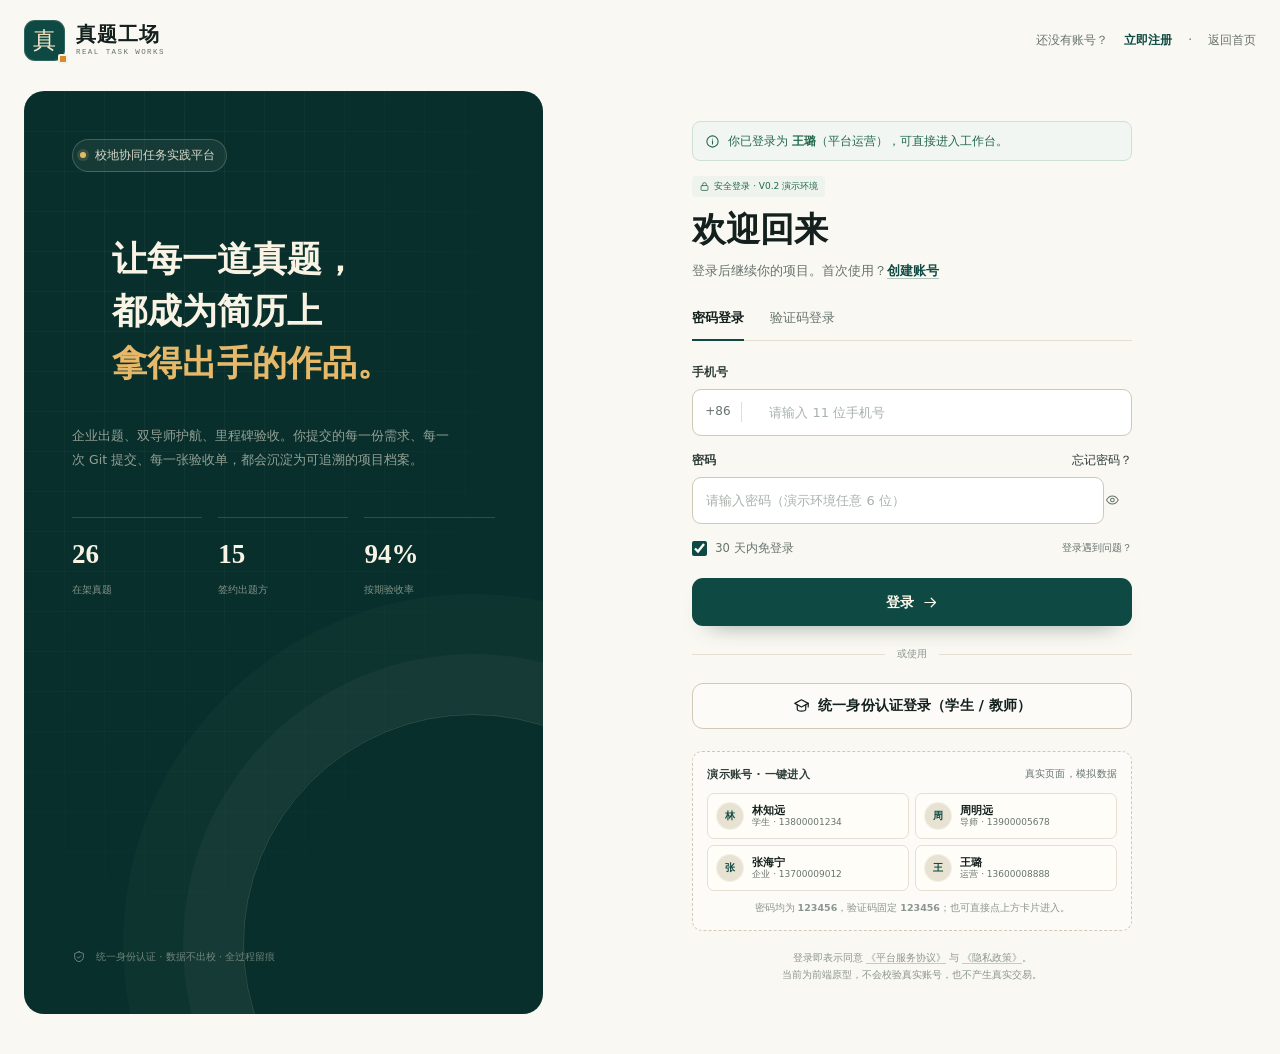
<file: login.html>
<!DOCTYPE html>
<html lang="zh-CN">
<head>
<meta charset="utf-8">
<meta name="viewport" content="width=device-width, initial-scale=1">
<title>登录 · 真题工场</title>
<meta name="description" content="登录真题工场，继续你的真实项目。">
<link rel="icon" href="assets/favicon.svg" type="image/svg+xml">
<link rel="stylesheet" href="assets/css/style.css">
</head>
<body class="auth-page">
<script src="assets/js/icons.js"></script>

<div class="auth-topbar">
  <a class="brand" href="index.html" aria-label="真题工场首页">
    <span class="brand-mark" aria-hidden="true">真</span>
    <span class="brand-text"><b>真题工场</b><small>REAL TASK WORKS</small></span>
  </a>
  <div class="meta">
    <span>还没有账号？</span>
    <a href="register.html">立即注册</a>
    <span>·</span>
    <a href="index.html" style="color:var(--muted);font-weight:400">返回首页</a>
  </div>
</div>

<div class="auth-wrap">
  <aside class="auth-aside">
    <div class="auth-aside-inner">
      <div class="hero-eyebrow" style="background:rgba(248,243,228,.06);border-color:rgba(248,243,228,.2);color:rgba(248,243,228,.85)">
        <span class="dot" style="background:#e6b86a;box-shadow:0 0 0 3px rgba(230,184,106,.16)"></span>
        校地协同任务实践平台
      </div>
      <blockquote class="auth-quote">让每一道真题，<br>都成为简历上<br><em>拿得出手的作品。</em></blockquote>
      <p class="auth-aside-sub">企业出题、双导师护航、里程碑验收。你提交的每一份需求、每一次 Git 提交、每一张验收单，都会沉淀为可追溯的项目档案。</p>
      <div class="auth-stats">
        <div class="auth-stat"><b>26</b><small>在架真题</small></div>
        <div class="auth-stat"><b>15</b><small>签约出题方</small></div>
        <div class="auth-stat"><b>94%</b><small>按期验收率</small></div>
      </div>
    </div>
    <div class="auth-aside-foot">
      <svg class="ic" aria-hidden="true"><use href="#i-shield"></use></svg>
      <span>统一身份认证 · 数据不出校 · 全过程留痕</span>
    </div>
  </aside>

  <main class="auth-main">
    <div class="auth-card">
      <div class="auth-head">
        <div class="badge-soft" style="margin-bottom:12px;background:#eef3ee;color:#23684c">
          <svg class="ic" style="width:11px;height:11px" aria-hidden="true"><use href="#i-lock"></use></svg>
          安全登录 · V0.2 演示环境
        </div>
        <h1>欢迎回来</h1>
        <p>登录后继续你的项目。首次使用？<a href="register.html">创建账号</a></p>
      </div>

      <div class="auth-tabs" role="tablist" aria-label="登录方式">
        <button class="auth-tab is-active" type="button" role="tab" aria-selected="true" data-auth-tab="password">密码登录</button>
        <button class="auth-tab" type="button" role="tab" aria-selected="false" data-auth-tab="code">验证码登录</button>
      </div>

      <div class="form-msg" id="loginMsg">
        <svg class="ic" aria-hidden="true"><use href="#i-alert"></use></svg>
        <span id="loginMsgText"></span>
      </div>

      <!-- 密码登录 -->
      <form id="passwordForm" novalidate>
        <div class="field">
          <label class="label" for="loginPhone">手机号</label>
          <div class="input-group">
            <span class="input-prefix">+86</span>
            <input class="input" id="loginPhone" name="phone" type="tel" inputmode="numeric" autocomplete="tel" placeholder="请输入 11 位手机号" value="">
          </div>
          <p class="form-error" data-error="phone">请输入正确的 11 位手机号</p>
        </div>
        <div class="field">
          <label class="label" for="loginPassword"><span>密码</span><a href="#" data-toast="演示环境暂未接入短信找回，请联系平台运营重置密码" data-toast-type="info" style="font-weight:400">忘记密码？</a></label>
          <div class="input-group">
            <input class="input" id="loginPassword" name="password" type="password" autocomplete="current-password" placeholder="请输入密码（演示环境任意 6 位）" style="padding-left:13px;padding-right:46px">
            <button class="input-suffix icon-btn tiny" type="button" data-pw-toggle aria-label="显示密码">
              <svg class="ic" aria-hidden="true"><use href="#i-eye"></use></svg>
            </button>
          </div>
          <p class="form-error" data-error="password">密码至少需要 6 位</p>
        </div>
        <div class="form-options">
          <label class="check"><input type="checkbox" checked> 30 天内免登录</label>
          <a href="#" data-toast="演示环境使用本地会话，不会上传任何真实凭据" data-toast-type="info" style="font-size:10px;color:var(--muted)">登录遇到问题？</a>
        </div>
        <button class="btn btn-primary auth-submit" type="submit" data-submit>
          登录
          <svg class="ic" aria-hidden="true"><use href="#i-arrow-right"></use></svg>
        </button>
      </form>

      <!-- 验证码登录 -->
      <form id="codeForm" hidden novalidate>
        <div class="field">
          <label class="label" for="codePhone">手机号</label>
          <div class="input-group">
            <span class="input-prefix">+86</span>
            <input class="input" id="codePhone" name="phone" type="tel" inputmode="numeric" placeholder="请输入 11 位手机号">
          </div>
          <p class="form-error" data-error="codePhone">请输入正确的 11 位手机号</p>
        </div>
        <div class="field">
          <label class="label" for="loginCode">验证码</label>
          <div class="input-group">
            <input class="input" id="loginCode" name="code" type="text" inputmode="numeric" maxlength="6" placeholder="6 位验证码" style="padding-left:13px;padding-right:112px">
            <button class="input-suffix code-btn" type="button" data-send-code>获取验证码</button>
          </div>
          <p class="form-error" data-error="loginCode">请输入 6 位验证码</p>
          <p class="field-hint">演示环境固定验证码：123456</p>
        </div>
        <button class="btn btn-primary auth-submit" type="submit" data-submit>
          验证并登录
          <svg class="ic" aria-hidden="true"><use href="#i-arrow-right"></use></svg>
        </button>
      </form>

      <div class="auth-divider">或使用</div>
      <button class="btn btn-ghost btn-block" type="button" id="ssoBtn" style="height:46px">
        <svg class="ic" aria-hidden="true"><use href="#i-cap"></use></svg>
        统一身份认证登录（学生 / 教师）
      </button>

      <div class="demo-box">
        <div class="demo-box-head">
          <b>演示账号 · 一键进入</b>
          <span>真实页面，模拟数据</span>
        </div>
        <div class="demo-grid">
          <button class="demo-card" type="button" data-demo="student">
            <span class="avatar">林</span>
            <span><b>林知远</b><small>学生 · 13800001234</small></span>
          </button>
          <button class="demo-card" type="button" data-demo="mentor">
            <span class="avatar">周</span>
            <span><b>周明远</b><small>导师 · 13900005678</small></span>
          </button>
          <button class="demo-card" type="button" data-demo="enterprise">
            <span class="avatar">张</span>
            <span><b>张海宁</b><small>企业 · 13700009012</small></span>
          </button>
          <button class="demo-card" type="button" data-demo="admin">
            <span class="avatar">王</span>
            <span><b>王璐</b><small>运营 · 13600008888</small></span>
          </button>
        </div>
        <p class="field-hint" style="margin-top:9px;text-align:center">密码均为 <b>123456</b>，验证码固定 <b>123456</b>；也可直接点上方卡片进入。</p>
      </div>

      <p class="auth-legal">
        登录即表示同意 <a href="#" data-toast="演示环境：平台协议为示意文本">《平台服务协议》</a> 与 <a href="#" data-toast="演示环境：隐私政策为示意文本">《隐私政策》</a>。<br>
        当前为前端原型，不会校验真实账号，也不产生真实交易。
      </p>
    </div>
  </main>
</div>

<script src="assets/js/data.js"></script>
<script src="assets/js/app.js"></script>
<script>
(function () {
  RTW.initUI();
  RTW.applyLinkPolicy();

  var need = RTW.param('need');
  var needRoles = need === 'review' ? ['mentor', 'admin'] : (need === 'enterprise' ? ['enterprise'] : null);
  var needLabel = need === 'review' ? '导师 / 审核员' : (need === 'enterprise' ? '企业出题方' : '');
  function canEnter(role) {
    return !needRoles || needRoles.indexOf(role) > -1;
  }
  function needMessage() {
    return '该入口需要「' + needLabel + '」身份。请使用下方对应的演示账号，或切换为正确身份后重试。';
  }

  var existing = RTW.getSession();
  if (existing) {
    var card = RTW.qs('.auth-card');
    var tip = document.createElement('div');
    tip.className = 'form-msg is-on';
    tip.style.cssText = 'border-color:#cfe0d4;background:#f1f6f2;color:#23684c';
    var existingText = '你已登录为 <b>' + RTW.esc(existing.name) + '</b>（' + RTW.esc(existing.label) + '），可直接进入工作台。';
    if (need && !canEnter(existing.role)) {
      existingText = '你已登录为 <b>' + RTW.esc(existing.name) + '</b>（' + RTW.esc(existing.label) + '），但当前入口需要「' + needLabel + '」身份，请使用对应演示账号或切换身份。';
    }
    tip.innerHTML = '<svg class="ic" aria-hidden="true"><use href="#i-info"></use></svg><span>' + existingText + '</span>';
    card.insertBefore(tip, card.firstChild);
  }
  if (need) {
    var needTip = document.createElement('div');
    needTip.className = 'form-msg is-on';
    needTip.style.cssText = 'border-color:#ecd2a4;background:#fbf3e3;color:#74501a';
    needTip.innerHTML = '<svg class="ic" aria-hidden="true"><use href="#i-shield"></use></svg><span>当前入口需要 <b>' + needLabel + '</b> 身份。登录页已标注对应演示账号；身份不匹配时不会跳转。</span>';
    RTW.qs('.auth-card').insertBefore(needTip, RTW.qs('.auth-card').firstChild);
  }

  /* 标签切换 */
  function switchTab(name) {
    RTW.qsa('[data-auth-tab]').forEach(function (b) {
      var on = b.getAttribute('data-auth-tab') === name;
      b.classList.toggle('is-active', on);
      b.setAttribute('aria-selected', on ? 'true' : 'false');
    });
    RTW.qs('#passwordForm').hidden = name !== 'password';
    RTW.qs('#codeForm').hidden = name !== 'code';
    hideMsg();
  }
  RTW.qsa('[data-auth-tab]').forEach(function (b) {
    b.addEventListener('click', function () { switchTab(b.getAttribute('data-auth-tab')); });
  });

  /* 密码可见切换 */
  RTW.qsa('[data-pw-toggle]').forEach(function (btn) {
    btn.addEventListener('click', function () {
      var input = btn.closest('.input-group').querySelector('input');
      var show = input.type === 'password';
      input.type = show ? 'text' : 'password';
      btn.querySelector('use').setAttribute('href', show ? '#i-eye-off' : '#i-eye');
      btn.setAttribute('aria-label', show ? '隐藏密码' : '显示密码');
    });
  });

  function showError(field, on) {
    var input = RTW.qs('#passwordForm [name="' + field + '"]') || RTW.qs('#codeForm [name="' + field + '"]');
    var err = document.querySelector('[data-error="' + field + '"]');
    if (input) input.classList.toggle('is-error', !!on);
    if (err) err.classList.toggle('is-on', !!on);
  }
  function showMsg(text) {
    RTW.qs('#loginMsgText').textContent = text;
    RTW.qs('#loginMsg').classList.add('is-on');
  }
  function hideMsg() { RTW.qs('#loginMsg').classList.remove('is-on'); }

  function go(role) {
    if (!canEnter(role)) {
      showMsg(needMessage());
      return;
    }
    var next = RTW.param('next');
    var target = role === 'admin' ? 'admin.html' : 'workspace.html';
    if (next && /^[a-z0-9._-]+\.html(\?.*)?$/i.test(next)) target = next;
    window.location.href = target;
  }

  function complete(role, label) {
    if (!canEnter(role)) {
      showMsg(needMessage());
      return;
    }
    RTW.toast('登录成功 · ' + label, 'success');
    window.setTimeout(function () { go(role); }, 420);
  }

  /* 密码登录 */
  RTW.qs('#passwordForm').addEventListener('submit', function (e) {
    e.preventDefault();
    hideMsg();
    var phone = RTW.qs('#loginPhone').value.replace(/\s+/g, '');
    var pw = RTW.qs('#loginPassword').value;
    var ok = true;
    if (!/^1[3-9]\d{9}$/.test(phone)) { showError('phone', true); ok = false; } else { showError('phone', false); }
    if (pw.length < 6) { showError('password', true); ok = false; } else { showError('password', false); }
    if (!ok) { showMsg('请检查手机号与密码格式后再登录。'); return; }

    var map = {
      '13800001234': 'student',
      '13900005678': 'mentor',
      '13700009012': 'enterprise',
      '13600008888': 'admin'
    };
    var role = map[phone] || 'student';
    var meta = RTW.ROLE_META[role];
    if (!canEnter(role)) { showMsg(needMessage()); return; }
    var btn = RTW.qs('#passwordForm [data-submit]');
    btn.disabled = true;
    btn.textContent = '登录中…';
    window.setTimeout(function () {
      RTW.signIn(role, { name: meta.name, sub: meta.sub, phone: phone, scope: meta.scope });
      complete(role, meta.label);
    }, 480);
  });

  /* 验证码 */
  var sendBtn = RTW.qs('[data-send-code]');
  var counting = false;
  sendBtn.addEventListener('click', function () {
    var phone = RTW.qs('#codePhone').value.replace(/\s+/g, '');
    if (!/^1[3-9]\d{9}$/.test(phone)) { showError('codePhone', true); showMsg('请先填写正确的手机号。'); return; }
    showError('codePhone', false);
    hideMsg();
    RTW.toast('验证码已发送（演示验证码 123456）', 'info');
    counting = true;
    var left = 60;
    sendBtn.disabled = true;
    sendBtn.textContent = left + 's 后重发';
    var timer = setInterval(function () {
      left -= 1;
      if (left <= 0) {
        clearInterval(timer);
        counting = false;
        sendBtn.disabled = false;
        sendBtn.textContent = '重新获取';
      } else {
        sendBtn.textContent = left + 's 后重发';
      }
    }, 1000);
  });

  RTW.qs('#codeForm').addEventListener('submit', function (e) {
    e.preventDefault();
    hideMsg();
    var phone = RTW.qs('#codePhone').value.replace(/\s+/g, '');
    var code = RTW.qs('#loginCode').value.trim();
    var ok = true;
    if (!/^1[3-9]\d{9}$/.test(phone)) { showError('codePhone', true); ok = false; } else { showError('codePhone', false); }
    if (!/^\d{6}$/.test(code)) { showError('loginCode', true); ok = false; } else { showError('loginCode', false); }
    if (!ok) { showMsg('请填写正确的手机号与 6 位验证码。'); return; }
    if (code !== '123456') { showError('loginCode', true); showMsg('验证码不正确，演示环境请使用 123456。'); return; }
    if (!canEnter('student')) { showMsg(needMessage()); return; }
    var btn = RTW.qs('#codeForm [data-submit]');
    btn.disabled = true;
    btn.textContent = '验证中…';
    window.setTimeout(function () {
      RTW.signIn('student', { name: '林知远', sub: '计算机学院 · 软件工程 2301', phone: phone });
      complete('student', '学生');
    }, 420);
  });

  /* 统一身份认证 */
  RTW.qs('#ssoBtn').addEventListener('click', function () {
    if (!canEnter('student')) { showMsg(needMessage()); return; }
    RTW.toast('正在跳转学校统一身份认证（演示）', 'info');
    window.setTimeout(function () {
      RTW.signIn('student', { name: '林知远', sub: '计算机学院 · 软件工程 2301' });
      complete('student', '学生 · 统一身份认证');
    }, 700);
  });

  /* 演示账号 */
  RTW.qsa('[data-demo]').forEach(function (btn) {
    btn.addEventListener('click', function () {
      var role = btn.getAttribute('data-demo');
      if (!canEnter(role)) { showMsg(needMessage()); return; }
      RTW.loginDemo(role, true);
      var label = RTW.ROLE_META[role].label;
      RTW.toast('已进入演示 · ' + label, 'success');
      window.setTimeout(function () { go(role); }, 400);
    });
  });
})();
</script>
</body>
</html>
</file>
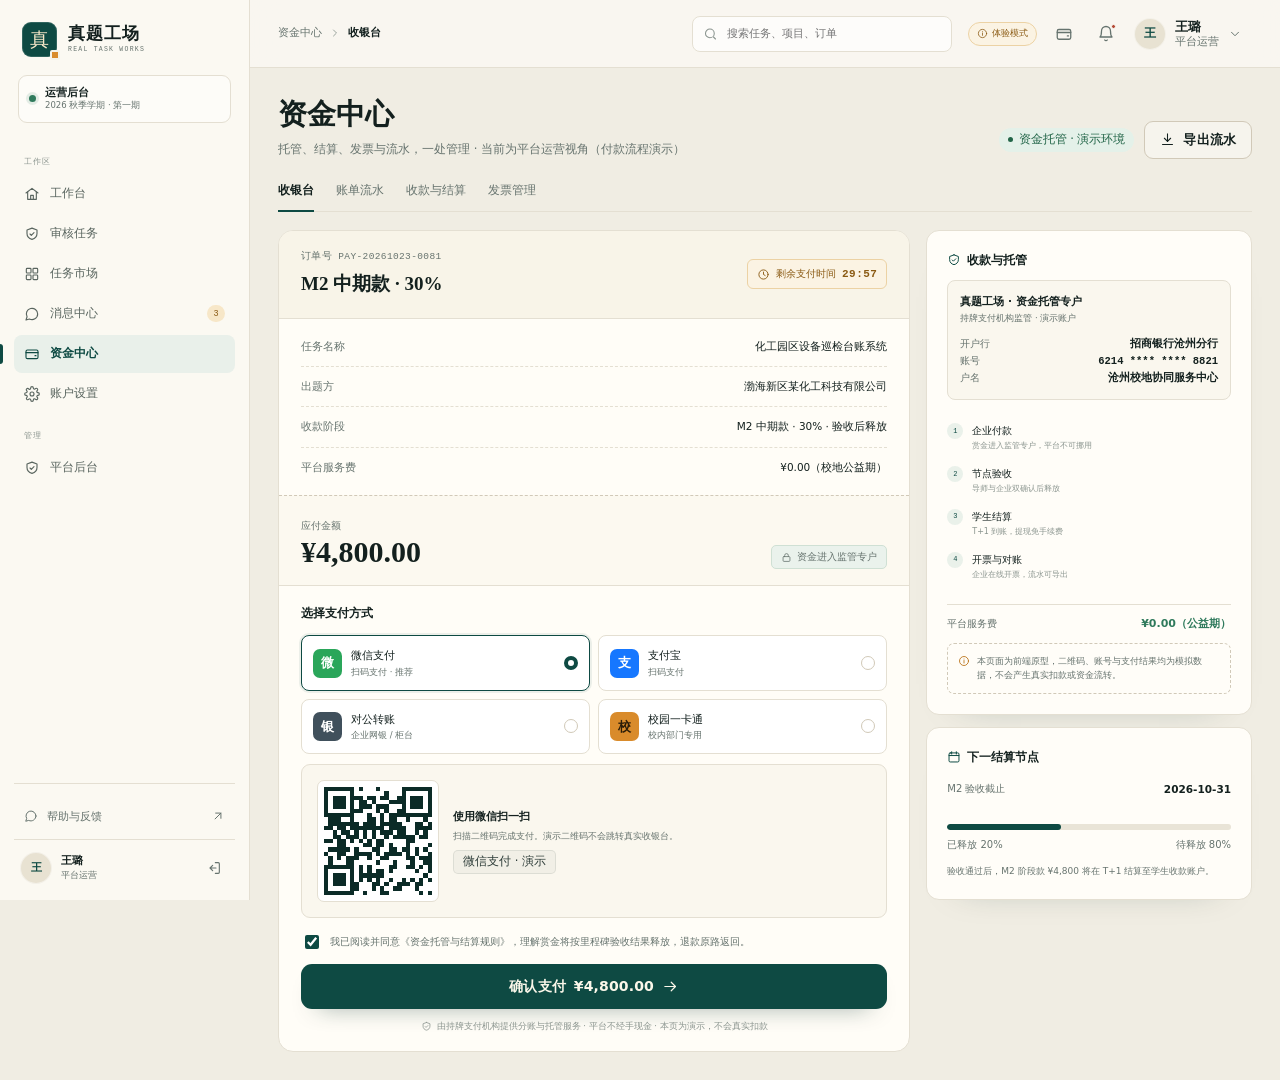
<file: payment.html>
<!DOCTYPE html>
<html lang="zh-CN">
<head>
<meta charset="utf-8">
<meta name="viewport" content="width=device-width, initial-scale=1">
<title>资金中心 · 真题工场</title>
<meta name="description" content="企业赏金托管、里程碑结算、学生收款与发票管理。">
<link rel="icon" href="assets/favicon.svg" type="image/svg+xml">
<link rel="stylesheet" href="assets/css/style.css">
</head>
<body class="app-body">
<script src="assets/js/icons.js"></script>

<div class="app-shell">
  <div class="sidebar-scrim" data-sidebar-close></div>
  <aside class="app-sidebar" id="appSidebar"></aside>
  <div class="app-main">
    <header class="app-topbar" id="appTopbar"></header>
    <main class="page-body">
      <div class="page-head">
        <div>
          <h1>资金中心</h1>
          <div class="sub">托管、结算、发票与流水，一处管理<span id="sessionHint"></span></div>
        </div>
        <div class="page-head-actions">
          <span class="status-pill green">资金托管 · 演示环境</span>
          <button class="btn btn-ghost btn-sm" type="button" data-toast="演示环境：流水导出将在正式版接入财务系统" data-toast-type="info">
            <svg class="ic"><use href="#i-download"></use></svg>导出流水
          </button>
        </div>
      </div>

      <div class="finance-tabs" role="tablist" aria-label="资金功能">
        <button class="finance-tab is-active" type="button" role="tab" aria-selected="true" data-finance-tab="checkout">收银台</button>
        <button class="finance-tab" type="button" role="tab" aria-selected="false" data-finance-tab="bills">账单流水</button>
        <button class="finance-tab" type="button" role="tab" aria-selected="false" data-finance-tab="wallet">收款与结算</button>
        <button class="finance-tab" type="button" role="tab" aria-selected="false" data-finance-tab="invoice">发票管理</button>
      </div>

      <!-- 收银台 -->
      <section class="finance-view is-active" data-finance-view="checkout">
        <div class="pay-layout">
          <div class="pay-main">
            <div class="order-card" id="orderCard">
              <div class="order-head">
                <div>
                  <div class="no">订单号 <span id="orderNo">PAY-20261023-0081</span></div>
                  <h2 id="orderStage">M2 中期款 · 30%</h2>
                </div>
                <div class="countdown">
                  <svg class="ic" style="width:13px;height:13px"><use href="#i-clock"></use></svg>
                  剩余支付时间 <b id="countdown">29:58</b>
                </div>
              </div>
              <div class="order-body">
                <div class="order-line"><span>任务名称</span><b id="orderTask">化工园区设备巡检台账系统</b></div>
                <div class="order-line"><span>出题方</span><b id="orderPayer">渤海新区某化工科技有限公司</b></div>
                <div class="order-line"><span>收款阶段</span><b id="orderStageText">M2 中期 MVP · 验收后释放</b></div>
                <div class="order-line"><span>平台服务费</span><b>¥0.00（校地公益期）</b></div>
              </div>
              <div class="order-total">
                <div><span>应付金额</span><br><b id="orderAmount">¥4,800.00</b></div>
                <span class="tag tag-pine"><svg class="ic" style="width:11px;height:11px"><use href="#i-lock"></use></svg> 资金进入监管专户</span>
              </div>

              <div class="pay-methods">
                <h3>选择支付方式</h3>
                <div class="method-grid">
                  <button class="method is-selected" type="button" data-method="wechat">
                    <span class="method-logo wechat">微</span>
                    <span><b>微信支付</b><small>扫码支付 · 推荐</small></span>
                    <span class="radio"></span>
                  </button>
                  <button class="method" type="button" data-method="alipay">
                    <span class="method-logo alipay">支</span>
                    <span><b>支付宝</b><small>扫码支付</small></span>
                    <span class="radio"></span>
                  </button>
                  <button class="method" type="button" data-method="bank">
                    <span class="method-logo bank">银</span>
                    <span><b>对公转账</b><small>企业网银 / 柜台</small></span>
                    <span class="radio"></span>
                  </button>
                  <button class="method" type="button" data-method="campus">
                    <span class="method-logo campus">校</span>
                    <span><b>校园一卡通</b><small>校内部门专用</small></span>
                    <span class="radio"></span>
                  </button>
                </div>
                <div class="method-note is-on" id="methodNote"></div>

                <label class="pay-agree">
                  <input type="checkbox" id="payAgree" checked>
                  我已阅读并同意《资金托管与结算规则》，理解赏金将按里程碑验收结果释放，退款原路返回。
                </label>
                <button class="btn btn-primary pay-submit" type="button" id="payBtn">
                  确认支付 <span id="payButtonAmount">¥4,800.00</span>
                  <svg class="ic"><use href="#i-arrow-right"></use></svg>
                </button>
                <p class="pay-security">
                  <svg class="ic"><use href="#i-shield"></use></svg>
                  由持牌支付机构提供分账与托管服务 · 平台不经手现金 · 本页为演示，不会真实扣款
                </p>
              </div>
            </div>

            <div class="pay-success" id="paySuccess">
              <div class="success-title">
                <div class="success-ic"><svg class="ic"><use href="#i-check"></use></svg></div>
                <div>
                  <h2>支付成功</h2>
                  <p>资金已进入托管专户，将按里程碑验收结果释放。电子回单已生成。</p>
                </div>
              </div>
              <div class="receipt" id="payReceipt">
                <div class="receipt-top">
                  <div><b>真题工场 · 资金托管电子回单</b><small id="successOrderNo">PAY-20261023-0081</small></div>
                  <span class="receipt-status"><svg class="ic" style="width:11px;height:11px"><use href="#i-check"></use></svg>支付成功</span>
                </div>
                <div class="receipt-amount"><span>实付金额</span><b id="successAmount">¥4,800.00</b></div>
                <div class="receipt-rows">
                  <div class="receipt-row"><span>任务</span><b id="successTask">化工园区设备巡检台账系统</b></div>
                  <div class="receipt-row"><span>阶段</span><b id="successStage">M2 中期款 · 30%</b></div>
                  <div class="receipt-row"><span>出题方</span><b id="successPayer">渤海新区某化工科技有限公司</b></div>
                  <div class="receipt-row"><span>支付方式</span><b id="successMethod">微信支付</b></div>
                  <div class="receipt-row"><span>支付时间</span><b id="successTime">2026-10-23 14:32:08</b></div>
                  <div class="receipt-row"><span>收款方</span><b>真题工场 · 资金托管专户</b></div>
                </div>
                <div class="receipt-seal">资金托管<br>已收讫</div>
              </div>
              <div class="success-actions">
                <button class="btn btn-primary btn-sm" type="button" id="viewBillsBtn">查看账单流水</button>
                <button class="btn btn-ghost btn-sm" type="button" id="printReceiptBtn">
                  <svg class="ic"><use href="#i-receipt"></use></svg>打印回单
                </button>
                <a class="btn btn-ghost btn-sm" href="workspace.html">返回工作台</a>
              </div>
              <p class="field-hint" style="margin-top:12px">企业可在「账单流水」中查看订单，在「发票管理」中申请开票。</p>
            </div>
          </div>

          <aside class="pay-aside">
            <div class="panel aside-card">
              <h3><svg class="ic"><use href="#i-shield"></use></svg>收款与托管</h3>
              <div class="payee">
                <b>真题工场 · 资金托管专户</b>
                <small>持牌支付机构监管 · 演示账户</small>
                <div class="bank-info" style="margin-top:10px">
                  <div><span>开户行</span><b>招商银行沧州分行</b></div>
                  <div><span>账号</span><b>6214 **** **** 8821</b></div>
                  <div><span>户名</span><b>沧州校地协同服务中心</b></div>
                </div>
              </div>
              <div class="flow-mini">
                <div class="flow-mini-row"><span class="n">1</span><div><b>企业付款</b><small>赏金进入监管专户，平台不可挪用</small></div></div>
                <div class="flow-mini-row"><span class="n">2</span><div><b>节点验收</b><small>导师与企业双确认后释放</small></div></div>
                <div class="flow-mini-row"><span class="n">3</span><div><b>学生结算</b><small>T+1 到账，提现免手续费</small></div></div>
                <div class="flow-mini-row"><span class="n">4</span><div><b>开票与对账</b><small>企业在线开票，流水可导出</small></div></div>
              </div>
              <div class="flex between" style="padding:10px 0;border-top:1px solid var(--line)">
                <span style="font-size:10px;color:var(--muted)">平台服务费</span>
                <b style="font-size:11px;color:var(--green)">¥0.00（公益期）</b>
              </div>
              <div class="pay-disclaimer">
                <svg class="ic"><use href="#i-info"></use></svg>
                <span>本页面为前端原型，二维码、账号与支付结果均为模拟数据，不会产生真实扣款或资金流转。</span>
              </div>
            </div>
            <div class="panel aside-card" style="margin-top:12px">
              <h3><svg class="ic"><use href="#i-calendar"></use></svg>下一结算节点</h3>
              <div class="flex between" style="padding:4px 0 8px"><span style="font-size:10px;color:var(--muted)">M2 验收截止</span><b style="font-size:10.5px">2026-10-31</b></div>
              <div class="progress-track"><i style="width:40%"></i></div>
              <div class="progress-meta"><span>已释放 20%</span><span>待释放 80%</span></div>
              <p style="font-size:9px;line-height:1.7;color:var(--muted);margin-top:10px">验收通过后，M2 阶段款 ¥4,800 将在 T+1 结算至学生收款账户。</p>
            </div>
          </aside>
        </div>
      </section>

      <!-- 账单 -->
      <section class="finance-view" data-finance-view="bills" hidden>
        <div class="wallet-grid">
          <div class="wallet-card dark"><span class="wallet-label"><svg class="ic"><use href="#i-wallet"></use></svg>本期托管总额</span><b>¥16,000</b><small>含首期与后续节点</small></div>
          <div class="wallet-card"><span class="wallet-label">已支付</span><b>¥5,200</b><small>首期 + 保证金</small></div>
          <div class="wallet-card"><span class="wallet-label">待支付</span><b>¥4,800</b><small>1 笔订单待处理</small></div>
          <div class="wallet-card"><span class="wallet-label">已退款</span><b>¥2,940</b><small>1 笔争议退款</small></div>
        </div>
        <div class="panel">
          <div class="panel-head">
            <div class="panel-title">账单流水 <span class="count" id="billCount">6</span></div>
            <div class="flex gap-8">
              <select class="select-sm" id="billFilter" aria-label="筛选账单状态" style="height:32px;font-size:10px">
                <option value="all">全部状态</option>
                <option value="pending">待支付</option>
                <option value="paid">已支付</option>
                <option value="refunded">已退款</option>
              </select>
              <button class="btn btn-ghost btn-sm" type="button" data-toast="演示环境：对账单导出将在正式版接入" data-toast-type="info">
                <svg class="ic"><use href="#i-download"></use></svg>导出
              </button>
            </div>
          </div>
          <div class="table-wrap" id="billsTable"></div>
        </div>
        <div class="notice-box" style="margin-top:14px">
          <svg class="ic"><use href="#i-info"></use></svg>
          <span>账单按支付时间倒序展示。待支付订单保留 30 分钟，超时自动关闭；已支付订单可在 M1—M4 节点验收后释放对应款项。</span>
        </div>
      </section>

      <!-- 收款与结算 -->
      <section class="finance-view" data-finance-view="wallet" hidden>
        <div class="flex between" style="margin-bottom:14px;gap:12px;flex-wrap:wrap">
          <div class="segmented" id="walletPersp">
            <button class="seg-btn" type="button" data-persp="student">学生收款</button>
            <button class="seg-btn" type="button" data-persp="enterprise">企业账户</button>
          </div>
          <button class="btn btn-primary btn-sm" type="button" id="walletPrimary">申请提现</button>
        </div>
        <div id="walletContent"></div>
        <div class="notice-box" style="margin-top:14px">
          <svg class="ic"><use href="#i-shield"></use></svg>
          <span>资金由持牌支付机构分账托管，平台不经手现金。学生侧结算与提现免手续费；企业侧开票与对账可在「发票管理」中完成。</span>
        </div>
      </section>

      <!-- 发票 -->
      <section class="finance-view" data-finance-view="invoice" hidden>
        <div class="invoice-layout">
          <div class="panel invoice-card">
            <div class="panel-title" style="margin-bottom:14px">申请开票</div>
            <div class="field"><label class="label">发票抬头</label><input class="input" id="invTitle" value="渤海新区某化工科技有限公司"></div>
            <div class="field"><label class="label">统一社会信用代码</label><input class="input" id="invTax" value="91130900MA0XXXXXXX"></div>
            <div class="form-row">
              <div class="field"><label class="label">发票类型</label><select class="select" id="invType"><option>增值税普通发票（电子）</option><option>增值税专用发票</option></select></div>
              <div class="field"><label class="label">开票金额（元）</label><input class="input" id="invAmount" type="number" value="3200"></div>
            </div>
            <div class="field"><label class="label">接收邮箱</label><input class="input" id="invEmail" type="email" value="finance@example.com"></div>
            <div class="field"><label class="label">备注 <span class="opt">选填</span></label><input class="input" id="invNote" placeholder="例如：项目 M1 阶段款"></div>
            <button class="btn btn-primary btn-block" type="button" id="invoiceSubmit">提交开票申请</button>
            <p class="field-hint" style="margin-top:8px;text-align:center">电子发票将在 1—3 个工作日内发送至邮箱。</p>
          </div>
          <div>
            <div class="wallet-grid" style="grid-template-columns:1fr 1fr">
              <div class="wallet-card"><span class="wallet-label">可开票金额</span><b>¥5,200</b><small>已支付且未开票</small></div>
              <div class="wallet-card dark"><span class="wallet-label">已开票金额</span><b>¥3,200</b><small>2 张电子发票</small></div>
            </div>
            <div class="panel" style="margin-top:12px">
              <div class="panel-head"><div class="panel-title">开票说明</div></div>
              <div class="panel-body" style="font-size:10px;line-height:1.9;color:var(--muted)">
                <p>· 仅已支付且未开票的订单可申请开票，金额可合并或拆分。</p>
                <p>· 电子发票开具后将发送至接收邮箱，可在本页下载。</p>
                <p>· 校地公益期平台服务费为 0，发票金额即托管实付金额。</p>
                <p>· 需专用发票请提供完整开票资料，运营将在 1 个工作日内审核。</p>
              </div>
            </div>
          </div>
        </div>
        <div class="panel" style="margin-top:14px">
          <div class="panel-head"><div class="panel-title">开票记录</div><span class="badge-soft">电子发票</span></div>
          <div class="table-wrap" id="invoiceTable"></div>
        </div>
      </section>
    </main>
  </div>
</div>

<!-- 提现弹窗 -->
<div class="modal" id="withdrawModal" aria-hidden="true">
  <div class="modal-card" role="dialog" aria-modal="true" aria-labelledby="withdrawTitle">
    <div class="modal-head">
      <div><h2 id="withdrawTitle">申请提现</h2><p>结算至招商银行 •••• 4821 · T+1 到账</p></div>
      <button class="modal-close" type="button" data-modal-close aria-label="关闭"><svg class="ic"><use href="#i-close"></use></svg></button>
    </div>
    <div class="modal-body">
      <div class="field"><label class="label">提现金额</label><input class="input" id="withdrawAmount" type="number" value="2400" min="1"></div>
      <div class="field"><label class="label">收款账户</label><select class="select"><option>招商银行 •••• 4821（林知远）</option><option>支付宝 138****1234</option></select></div>
      <div class="notice-box"><svg class="ic"><use href="#i-info"></use></svg><span>可提现余额 ¥2,400。学生侧提现免手续费，预计 T+1 到账。</span></div>
    </div>
    <div class="modal-foot">
      <button class="btn btn-ghost" type="button" data-modal-close>取消</button>
      <button class="btn btn-primary" type="button" id="withdrawSubmit">确认提现</button>
    </div>
  </div>
</div>

<!-- 回单弹窗 -->
<div class="modal" id="receiptModal" aria-hidden="true">
  <div class="modal-card" role="dialog" aria-modal="true" aria-labelledby="receiptTitle">
    <div class="modal-head">
      <div><h2 id="receiptTitle">电子回单</h2><p>资金托管 · 演示回单</p></div>
      <button class="modal-close" type="button" data-modal-close aria-label="关闭"><svg class="ic"><use href="#i-close"></use></svg></button>
    </div>
    <div class="modal-body" id="receiptModalBody"></div>
    <div class="modal-foot">
      <button class="btn btn-ghost" type="button" data-modal-close>关闭</button>
      <button class="btn btn-primary" type="button" onclick="window.print()">打印回单</button>
    </div>
  </div>
</div>

<script src="assets/js/data.js"></script>
<script src="assets/js/app.js"></script>
<script>
(function () {
  var session = RTW.getSession() || RTW.loginDemo('enterprise', true);
  var orders = (window.RTW_DATA.orders || []).map(function (o) { return Object.assign({}, o); });

  var amountParam = Number(RTW.param('amount'));
  if (amountParam > 0) {
    orders.unshift({
      id: RTW.param('id') || 'PAY-20261023-0090',
      taskId: '',
      task: RTW.param('task') || '新发布任务',
      stage: RTW.param('stage') || '首期托管款',
      amount: amountParam,
      status: 'pending',
      statusText: '待支付',
      created: '2026-10-23 14:30',
      due: '2026-10-23 15:00',
      payer: session.role === 'enterprise' ? session.sub : '渤海新区某化工科技有限公司',
      invoice: false
    });
  }

  var currentOrder = orders.filter(function (o) { return o.status === 'pending'; })[0] || orders[0];
  var activeTab = RTW.param('tab') || 'checkout';
  var method = 'wechat';
  var methodNames = { wechat: '微信支付', alipay: '支付宝', bank: '对公转账', campus: '校园一卡通' };
  var countdownTimer = null;

  RTW.renderAppSidebar('finance');
  RTW.renderAppTopbar({ root: '资金中心', title: '收银台' });
  RTW.qs('#sessionHint').textContent = session.role === 'enterprise' ? ' · 当前为企业出题方视角' : ' · 当前为' + session.label + '视角（付款流程演示）';  RTW.initUI();

  function fmt(n) { return '¥' + Number(n || 0).toLocaleString('zh-CN') + '.00'; }
  function nowText() {
    var d = new Date();
    function p(x) { return x < 10 ? '0' + x : x; }
    return d.getFullYear() + '-' + p(d.getMonth() + 1) + '-' + p(d.getDate()) + ' ' + p(d.getHours()) + ':' + p(d.getMinutes()) + ':' + p(d.getSeconds());
  }

  /* 伪二维码（演示用，不包含真实支付信息） */
  function qrSVG(seed) {
    var size = 25;
    var svg = '<svg viewBox="0 0 ' + size + ' ' + size + '" xmlns="http://www.w3.org/2000/svg" shape-rendering="crispEdges"><rect width="' + size + '" height="' + size + '" fill="#fff"/>';
    function hash(x, y) {
      var s = String(seed) + ':' + x + ':' + y;
      var h = 2166136261;
      for (var i = 0; i < s.length; i += 1) { h ^= s.charCodeAt(i); h = Math.imul(h, 16777619); }
      return ((h >>> 0) % 100) < 47;
    }
    function finder(x, y) {
      return (x < 7 && y < 7) || (x >= size - 7 && y < 7) || (x < 7 && y >= size - 7);
    }
    var x, y;
    for (y = 0; y < size; y += 1) {
      for (x = 0; x < size; x += 1) {
        if (finder(x, y)) continue;
        if (hash(x, y)) svg += '<rect x="' + x + '" y="' + y + '" width="1" height="1" fill="#0b2b27"/>';
      }
    }
    function drawFinder(ox, oy) {
      svg += '<rect x="' + ox + '" y="' + oy + '" width="7" height="7" fill="#0b2b27"/>';
      svg += '<rect x="' + (ox + 1) + '" y="' + (oy + 1) + '" width="5" height="5" fill="#fff"/>';
      svg += '<rect x="' + (ox + 2) + '" y="' + (oy + 2) + '" width="3" height="3" fill="#0b2b27"/>';
    }
    drawFinder(0, 0); drawFinder(size - 7, 0); drawFinder(0, size - 7);
    svg += '</svg>';
    return svg;
  }

  /* 收银台 */
  function renderCheckout(order, keepSuccess) {
    if (!order) return;
    currentOrder = order;
    RTW.qs('#orderCard').style.display = '';
    if (!keepSuccess) RTW.qs('#paySuccess').classList.remove('is-on');
    RTW.qs('#orderNo').textContent = order.id;
    RTW.qs('#orderStage').textContent = order.stage;
    RTW.qs('#orderTask').textContent = order.task;
    RTW.qs('#orderPayer').textContent = order.payer;
    RTW.qs('#orderStageText').textContent = order.stage + ' · 验收后释放';
    RTW.qs('#orderAmount').textContent = fmt(order.amount);
    RTW.qs('#payButtonAmount').textContent = fmt(order.amount);
    RTW.qs('#payBtn').disabled = false;
    RTW.qs('#payBtn').innerHTML = '确认支付 <span id="payButtonAmount">' + fmt(order.amount) + '</span><svg class="ic"><use href="#i-arrow-right"></use></svg>';
    renderMethod(method);
    startCountdown();
  }

  function startCountdown() {
    if (countdownTimer) clearInterval(countdownTimer);
    var left = 30 * 60 - 2;
    var el = RTW.qs('#countdown');
    function tick() {
      var m = Math.floor(left / 60);
      var s = left % 60;
      el.textContent = (m < 10 ? '0' + m : m) + ':' + (s < 10 ? '0' + s : s);
      if (left <= 0) { clearInterval(countdownTimer); el.textContent = '已超时'; return; }
      left -= 1;
    }
    tick();
    countdownTimer = setInterval(tick, 1000);
  }

  function renderMethod(key) {
    method = key;
    RTW.qsa('[data-method]').forEach(function (b) {
      var on = b.getAttribute('data-method') === key;
      b.classList.toggle('is-selected', on);
    });
    var note = RTW.qs('#methodNote');
    if (key === 'wechat' || key === 'alipay') {
      note.innerHTML = '<div class="qr-box">' + qrSVG(currentOrder.id + key) + '</div>' +
        '<div class="qr-text"><b>使用' + (key === 'wechat' ? '微信' : '支付宝') + '扫一扫</b>' +
        '<p>扫描二维码完成支付。演示二维码不会跳转真实收银台。</p>' +
        '<span class="tag" style="margin-top:6px">' + methodNames[key] + ' · 演示</span></div>';
    } else if (key === 'bank') {
      note.innerHTML = '<div class="bank-info" style="flex:1">' +
        '<div><span>收款户名</span><b>沧州校地协同服务中心</b></div>' +
        '<div><span>开户银行</span><b>招商银行沧州分行</b></div>' +
        '<div><span>银行账号</span><b>6214 **** **** 8821</b></div>' +
        '<div><span>转账附言</span><b>' + currentOrder.id + '</b></div>' +
        '</div><button class="btn btn-ghost btn-sm" type="button" data-copy="6214 8888 8888 8821">复制账号</button>';
    } else {
      note.innerHTML = '<div class="qr-text"><b>校园一卡通支付</b><p>仅限校内部门使用。演示环境请直接点击下方“确认支付”。</p>' +
        '<div class="flex gap-8" style="margin-top:8px"><input class="input" placeholder="工号 / 一卡通号" style="height:34px;font-size:10px;width:170px"><span class="tag">演示</span></div></div>';
    }
  }

  RTW.qsa('[data-method]').forEach(function (b) {
    b.addEventListener('click', function () { renderMethod(b.getAttribute('data-method')); });
  });

  RTW.qs('#payBtn').addEventListener('click', function () {
    if (!RTW.qs('#payAgree').checked) { RTW.toast('请先勾选同意《资金托管与结算规则》', 'error'); return; }
    var btn = RTW.qs('#payBtn');
    btn.disabled = true;
    btn.innerHTML = '支付处理中…';
    setTimeout(function () {
      var o = currentOrder;
      o.status = 'paid';
      o.statusText = '已支付';
      o.method = methodNames[method];
      RTW.qs('#orderCard').style.display = 'none';
      RTW.qs('#paySuccess').classList.add('is-on');
      RTW.qs('#successOrderNo').textContent = o.id;
      RTW.qs('#successAmount').textContent = fmt(o.amount);
      RTW.qs('#successTask').textContent = o.task;
      RTW.qs('#successStage').textContent = o.stage;
      RTW.qs('#successPayer').textContent = o.payer;
      RTW.qs('#successMethod').textContent = methodNames[method];
      RTW.qs('#successTime').textContent = nowText();
      RTW.toast('支付成功，资金已进入监管专户', 'success');
      if (activeTab === 'bills') renderBills();
      window.scrollTo({ top: 0, behavior: 'smooth' });
    }, 900);
  });

  RTW.qs('#printReceiptBtn').addEventListener('click', function () { window.print(); });
  RTW.qs('#viewBillsBtn').addEventListener('click', function () { switchTab('bills'); });

  /* 账单 */
  function statusPill(o) {
    if (o.status === 'paid') return '<span class="status-pill green">已支付</span>';
    if (o.status === 'refunded') return '<span class="status-pill red">已退款</span>';
    return '<span class="status-pill amber">待支付</span>';
  }

  function renderBills() {
    var filter = RTW.qs('#billFilter').value;
    var list = orders.filter(function (o) { return filter === 'all' || o.status === filter; });
    RTW.qs('#billCount').textContent = list.length;
    if (!list.length) {
      RTW.qs('#billsTable').innerHTML = '<div class="table-empty">暂无符合条件的账单</div>';
      return;
    }
    RTW.qs('#billsTable').innerHTML = '<table class="data-table"><thead><tr><th>订单号</th><th>任务 / 阶段</th><th>金额</th><th>状态</th><th>创建时间</th><th>操作</th></tr></thead><tbody>' +
      list.map(function (o) {
        var action = '';
        if (o.status === 'pending') action = '<button class="btn btn-primary" type="button" data-pay-order="' + o.id + '">去支付</button>';
        else if (o.status === 'paid') action = '<button class="btn btn-ghost" type="button" data-receipt-view="' + o.id + '">查看回单</button>';
        else action = '<span class="badge-soft">原路退回</span>';
        return '<tr><td class="num">' + o.id + '</td><td class="strong">' + o.task + '<span class="sub">' + o.stage + '</span></td>' +
          '<td class="num">' + fmt(o.amount) + '</td><td>' + statusPill(o) + '</td><td class="num">' + o.created + '</td>' +
          '<td><div class="table-actions">' + action + '<button class="btn btn-ghost" type="button" data-invoice-order="' + o.id + '">开票</button></div></td></tr>';
      }).join('') + '</tbody></table>';
    bindBillActions();
  }

  function bindBillActions() {
    RTW.qsa('[data-pay-order]').forEach(function (b) {
      b.addEventListener('click', function () {
        var o = orders.filter(function (x) { return x.id === b.getAttribute('data-pay-order'); })[0];
        switchTab('checkout');
        renderCheckout(o);
      });
    });
    RTW.qsa('[data-receipt-view]').forEach(function (b) {
      b.addEventListener('click', function () {
        var o = orders.filter(function (x) { return x.id === b.getAttribute('data-receipt-view'); })[0];
        openReceipt(o);
      });
    });
    RTW.qsa('[data-invoice-order]').forEach(function (b) {
      b.addEventListener('click', function () {
        var o = orders.filter(function (x) { return x.id === b.getAttribute('data-invoice-order'); })[0];
        switchTab('invoice');
        RTW.qs('#invAmount').value = o.amount;
        RTW.qs('#invNote').value = o.task + ' · ' + o.stage;
      });
    });
  }

  RTW.qs('#billFilter').addEventListener('change', renderBills);

  function openReceipt(o) {
    RTW.qs('#receiptModalBody').innerHTML = '<div class="receipt" style="padding:16px">' +
      '<div class="receipt-top"><div><b>真题工场 · 资金托管电子回单</b><small>' + o.id + '</small></div><span class="receipt-status">支付成功</span></div>' +
      '<div class="receipt-amount"><span>实付金额</span><b>' + fmt(o.amount) + '</b></div>' +
      '<div class="receipt-rows"><div class="receipt-row"><span>任务</span><b>' + o.task + '</b></div>' +
      '<div class="receipt-row"><span>阶段</span><b>' + o.stage + '</b></div>' +
      '<div class="receipt-row"><span>支付时间</span><b>' + o.created + '</b></div>' +
      '<div class="receipt-row"><span>收款方</span><b>真题工场 · 资金托管专户</b></div></div>' +
      '<div class="receipt-seal">资金托管<br>已收讫</div></div>';
    RTW.openModal('receiptModal');
  }

  /* 收款与结算 */
  var persp = session.role === 'enterprise' ? 'enterprise' : 'student';

  function renderWallet() {
    RTW.qsa('[data-persp]').forEach(function (b) {
      b.classList.toggle('is-active', b.getAttribute('data-persp') === persp);
    });
    RTW.qs('#walletPrimary').textContent = persp === 'student' ? '申请提现' : '追加托管';
    if (persp === 'student') {
      RTW.qs('#walletContent').innerHTML =
        '<div class="wallet-grid">' +
          '<div class="wallet-card dark"><span class="wallet-label"><svg class="ic"><use href="#i-wallet"></use></svg>可提现余额</span><b id="walletBalance">¥2,400</b><small>招商银行 •••• 4821</small></div>' +
          '<div class="wallet-card"><span class="wallet-label">累计结算</span><b>¥8,650</b><small>4 笔 · 全部免手续费</small></div>' +
          '<div class="wallet-card"><span class="wallet-label">待结算</span><b>¥4,800</b><small>M2 验收后释放</small></div>' +
          '<div class="wallet-card"><span class="wallet-label">平台服务费</span><b>¥0</b><small>校地公益期</small></div>' +
        '</div>' +
        '<div class="panel"><div class="panel-head"><div class="panel-title">收款账户</div><button class="btn btn-ghost btn-sm" type="button" data-toast="演示环境：新增账户需完成实名认证">管理账户</button></div><div class="panel-body" style="display:flex;align-items:center;justify-content:space-between;gap:14px;flex-wrap:wrap">' +
          '<div class="flex gap-12"><span class="method-logo bank" style="width:38px;height:38px;border-radius:9px">招</span><div><b style="font-size:11.5px">招商银行 · 储蓄卡</b><div style="font-size:9.5px;color:var(--muted);margin-top:2px">林知远 · •••• 4821 · 已实名</div></div></div>' +
          '<span class="status-pill green">结算账户正常</span></div></div>' +
        '<div class="panel" style="margin-top:14px"><div class="panel-head"><div class="panel-title">结算记录</div><span class="badge-soft">学生视角</span></div><div class="table-wrap">' +
          '<table class="data-table"><thead><tr><th>结算单号</th><th>项目 / 阶段</th><th>金额</th><th>手续费</th><th>状态</th><th>日期</th></tr></thead><tbody>' +
          window.RTW_DATA.settlements.map(function (s) {
            return '<tr><td class="num">' + s.id + '</td><td class="strong">' + s.task + '<span class="sub">' + s.stage + '</span></td><td class="num">' + fmt(s.amount) + '</td><td class="num">¥0.00</td><td><span class="status-pill ' + (s.status === '已结算' ? 'green' : 'amber') + '">' + s.status + '</span></td><td class="num">' + s.date + '</td></tr>';
          }).join('') + '</tbody></table></div></div>';
    } else {
      RTW.qs('#walletContent').innerHTML =
        '<div class="wallet-grid">' +
          '<div class="wallet-card dark"><span class="wallet-label"><svg class="ic"><use href="#i-wallet"></use></svg>托管账户余额</span><b>¥16,000</b><small>冻结中 · 按节点释放</small></div>' +
          '<div class="wallet-card"><span class="wallet-label">本期已托管</span><b>¥16,000</b><small>含 5 个里程碑</small></div>' +
          '<div class="wallet-card"><span class="wallet-label">已释放</span><b>¥3,200</b><small>M1 需求评审</small></div>' +
          '<div class="wallet-card"><span class="wallet-label">待释放</span><b>¥12,800</b><small>M2—M4 阶段</small></div>' +
        '</div>' +
        '<div class="panel"><div class="panel-head"><div class="panel-title">托管批次</div><span class="badge-soft">按节点释放</span></div><div class="table-wrap">' +
          '<table class="data-table"><thead><tr><th>批次</th><th>阶段</th><th>金额</th><th>状态</th><th>计划日期</th></tr></thead><tbody>' +
          '<tr><td class="num">ESC-0921-01</td><td>M1 需求评审 · 20%</td><td class="num">¥3,200</td><td><span class="status-pill green">已释放</span></td><td class="num">10-10</td></tr>' +
          '<tr><td class="num">ESC-0921-02</td><td>M2 中期 MVP · 30%</td><td class="num">¥4,800</td><td><span class="status-pill amber">冻结中</span></td><td class="num">10-31</td></tr>' +
          '<tr><td class="num">ESC-0921-03</td><td>M3 公测交付 · 30%</td><td class="num">¥4,800</td><td><span class="status-pill gray">待验收</span></td><td class="num">11-21</td></tr>' +
          '<tr><td class="num">ESC-0921-04</td><td>M4 答辩验收 · 10%</td><td class="num">¥1,600</td><td><span class="status-pill gray">待验收</span></td><td class="num">12-12</td></tr>' +
          '</tbody></table></div></div>' +
        '<div class="panel" style="margin-top:14px"><div class="panel-head"><div class="panel-title">企业付款记录</div></div><div class="table-wrap"><table class="data-table"><thead><tr><th>订单号</th><th>阶段</th><th>金额</th><th>状态</th><th>时间</th></tr></thead><tbody>' +
          orders.slice(0, 4).map(function (o) {
            return '<tr><td class="num">' + o.id + '</td><td>' + o.stage + '</td><td class="num">' + fmt(o.amount) + '</td><td>' + statusPill(o) + '</td><td class="num">' + o.created + '</td></tr>';
          }).join('') + '</tbody></table></div></div>';
    }
  }

  RTW.qsa('[data-persp]').forEach(function (b) {
    b.addEventListener('click', function () {
      persp = b.getAttribute('data-persp');
      renderWallet();
    });
  });

  RTW.qs('#walletPrimary').addEventListener('click', function () {
    if (persp === 'student') RTW.openModal('withdrawModal');
    else RTW.toast('演示环境：追加托管将生成新的支付订单', 'info');
  });

  RTW.qs('#withdrawSubmit').addEventListener('click', function () {
    var val = Number(RTW.qs('#withdrawAmount').value);
    if (!val || val <= 0) { RTW.toast('请输入正确的提现金额', 'error'); return; }
    if (val > 2400) { RTW.toast('提现金额不能超过可提现余额 ¥2,400', 'error'); return; }
    RTW.closeModal('withdrawModal');
    RTW.toast('提现申请已提交，预计 T+1 到账', 'success');
    var bal = RTW.qs('#walletBalance');
    if (bal) bal.textContent = fmt(2400 - val);
  });

  /* 发票 */
  var invoices = [
    { id: 'INV-20261010-012', title: '渤海新区某化工科技有限公司', amount: 3200, type: '增值税普通发票（电子）', status: '已开具', date: '2026-10-10' },
    { id: 'INV-20260930-009', title: '渤海新区某化工科技有限公司', amount: 2000, type: '增值税普通发票（电子）', status: '已开具', date: '2026-09-30' }
  ];
  function renderInvoices() {
    RTW.qs('#invoiceTable').innerHTML = '<table class="data-table"><thead><tr><th>发票号</th><th>抬头</th><th>金额</th><th>类型</th><th>状态</th><th>日期</th></tr></thead><tbody>' +
      invoices.map(function (v) {
        return '<tr><td class="num">' + v.id + '</td><td class="strong">' + v.title + '</td><td class="num">' + fmt(v.amount) + '</td><td>' + v.type + '</td><td><span class="status-pill ' + (v.status === '已开具' ? 'green' : 'amber') + '">' + v.status + '</span></td><td class="num">' + v.date + '</td></tr>';
      }).join('') + '</tbody></table>';
  }
  RTW.qs('#invoiceSubmit').addEventListener('click', function () {
    var title = RTW.qs('#invTitle').value.trim();
    var amount = Number(RTW.qs('#invAmount').value);
    var email = RTW.qs('#invEmail').value.trim();
    if (!title || !amount || !email) { RTW.toast('请补全抬头、金额与接收邮箱', 'error'); return; }
    var id = 'INV-' + new Date().toISOString().slice(0, 10).replace(/-/g, '') + '-' + String(Math.floor(Math.random() * 900) + 100);
    invoices.unshift({ id: id, title: title, amount: amount, type: RTW.qs('#invType').value, status: '开具中', date: '2026-10-23' });
    renderInvoices();
    RTW.toast('开票申请已提交，电子发票将发送至 ' + email, 'success');
  });

  /* 标签页 */
  var tabTitles = { checkout: '收银台', bills: '账单流水', wallet: '收款与结算', invoice: '发票管理' };
  function switchTab(tab) {
    if (!tabTitles[tab]) tab = 'checkout';
    activeTab = tab;
    RTW.qsa('[data-finance-tab]').forEach(function (b) {
      var on = b.getAttribute('data-finance-tab') === tab;
      b.classList.toggle('is-active', on);
      b.setAttribute('aria-selected', on ? 'true' : 'false');
    });
    RTW.qsa('[data-finance-view]').forEach(function (v) {
      var on = v.getAttribute('data-finance-view') === tab;
      v.classList.toggle('is-active', on);
      v.hidden = !on;
    });
    RTW.renderAppTopbar({ root: '资金中心', title: tabTitles[tab] });
    if (tab === 'bills') renderBills();
    if (tab === 'wallet') renderWallet();
    if (tab === 'invoice') renderInvoices();
    if (tab === 'checkout') {
      RTW.qs('#orderCard').style.display = currentOrder.status === 'paid' ? 'none' : '';
      if (currentOrder.status === 'paid') RTW.qs('#paySuccess').classList.add('is-on');
    }
    history.replaceState(null, '', 'payment.html?tab=' + tab);
    window.scrollTo({ top: 0, behavior: 'smooth' });
  }

  RTW.qsa('[data-finance-tab]').forEach(function (b) {
    b.addEventListener('click', function () { switchTab(b.getAttribute('data-finance-tab')); });
  });

  /* 初始 */
  renderCheckout(currentOrder);
  renderBills();
  renderWallet();
  renderInvoices();
  switchTab(tabTitles[activeTab] ? activeTab : 'checkout');
  if (activeTab === 'checkout' && currentOrder.status === 'paid') {
    RTW.qs('#orderCard').style.display = 'none';
    RTW.qs('#paySuccess').classList.add('is-on');
  }
})();
</script>
</body>
</html>
</file>
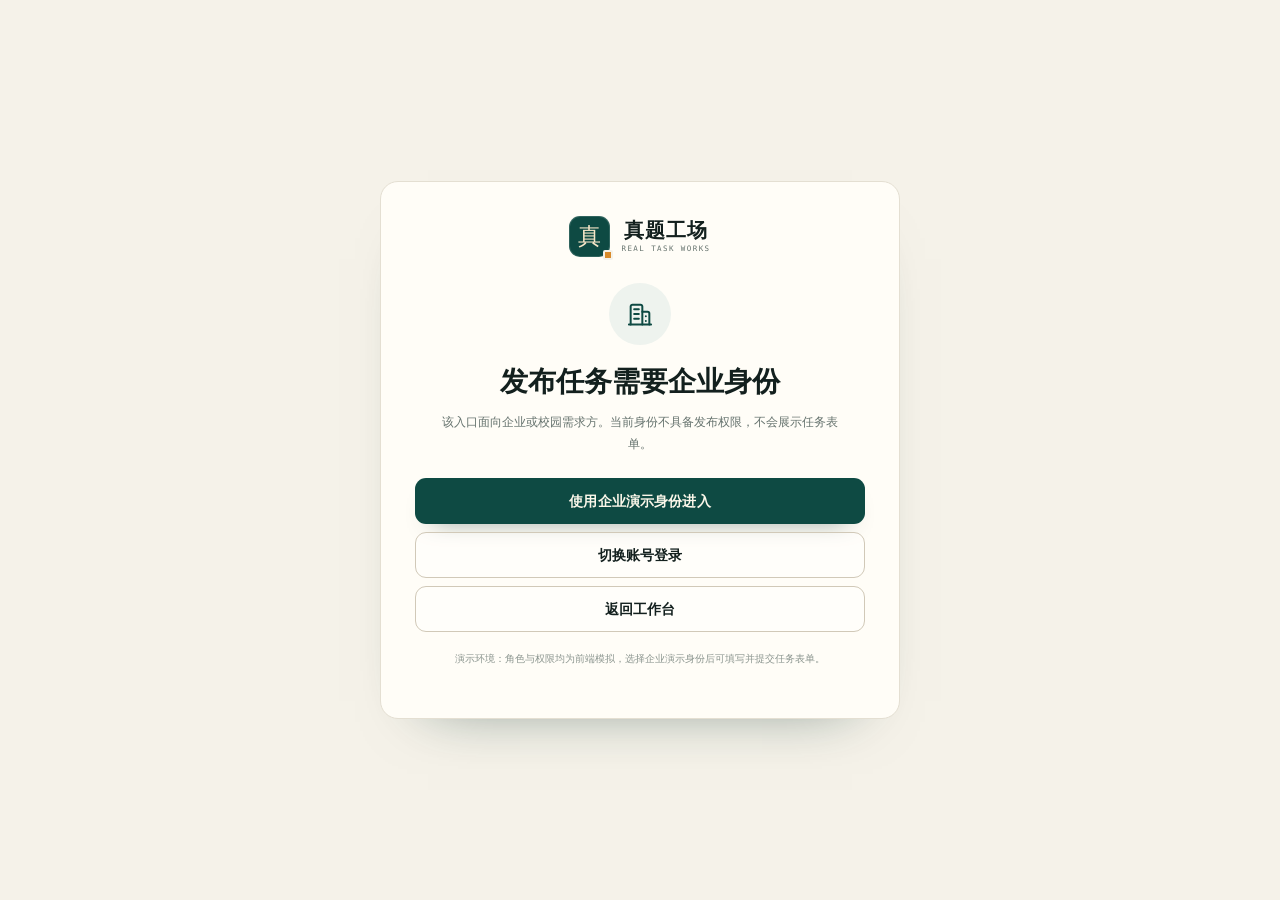
<file: publish.html>
<!DOCTYPE html>
<html lang="zh-CN">
<head>
<meta charset="utf-8">
<meta name="viewport" content="width=device-width, initial-scale=1">
<title>发布任务 · 真题工场</title>
<meta name="description" content="企业六要素发布向导：把真实需求写成可教学、可验收的任务书。">
<link rel="icon" href="assets/favicon.svg" type="image/svg+xml">
<link rel="stylesheet" href="assets/css/style.css">
</head>
<body class="guarded" data-guard="enterprise" data-guard-roles="enterprise" data-guard-next="publish.html">
<script src="assets/js/guard.js"></script>
<script src="assets/js/icons.js"></script>

<div class="auth-gate" id="authGate">
  <div class="auth-gate-card">
    <a class="brand" href="index.html" data-same-tab aria-label="真题工场首页">
      <span class="brand-mark" aria-hidden="true">真</span>
      <span class="brand-text"><b>真题工场</b><small>REAL TASK WORKS</small></span>
    </a>
    <div class="gate-ic"><svg class="ic" aria-hidden="true"><use href="#i-building"></use></svg></div>
    <h1>发布任务需要企业身份</h1>
    <p>该入口面向企业或校园需求方。当前身份不具备发布权限，不会展示任务表单。</p>
    <div class="gate-actions">
      <button class="btn btn-primary" type="button" data-switch-role="enterprise">使用企业演示身份进入</button>
      <a class="btn btn-ghost" data-same-tab href="login.html?next=publish.html&amp;need=enterprise">切换账号登录</a>
      <a class="btn btn-ghost" data-same-tab href="workspace.html">返回工作台</a>
    </div>
    <p class="gate-note">演示环境：角色与权限均为前端模拟，选择企业演示身份后可填写并提交任务表单。</p>
  </div>
</div>

<div id="siteHeader"></div>

<main>
  <section class="page-hero">
    <div class="container">
      <div class="breadcrumb">
        <a href="index.html">首页</a>
        <svg class="ic" aria-hidden="true"><use href="#i-chevron-right"></use></svg>
        <a href="tasks.html">任务市场</a>
        <svg class="ic" aria-hidden="true"><use href="#i-chevron-right"></use></svg>
        <span>发布任务</span>
      </div>
      <div class="page-hero-row">
        <div>
          <h1>把需求说清楚，<br>剩下的交给流程。</h1>
          <p>六要素向导 + AI 结构化助手，约 8 分钟完成。提交后由运营初审、导师复核，通过后上架并进入资金托管。</p>
        </div>
        <div class="page-hero-stats">
          <div><b>8<span style="font-size:12px"> 分钟</span></b><span>平均填写时长</span></div>
          <div><b>2<span style="font-size:12px"> 级</span></b><span>审核与反馈</span></div>
          <div><b>0<span style="font-size:12px"> 元</span></b><span>公益期服务费</span></div>
        </div>
      </div>
    </div>
  </section>

  <div class="container publish-wrap">
    <div class="publish-layout">
      <aside class="publish-rail">
        <div class="rail-title">发布向导 / 4 STEPS</div>
        <div class="rail-step is-active" data-rail="1">
          <span class="n">01</span>
          <div><b>基本信息</b><small>任务名称、领域与任务线</small></div>
        </div>
        <div class="rail-step" data-rail="2">
          <span class="n">02</span>
          <div><b>任务书六要素</b><small>痛点、成果、数据、约束、验收、对接人</small></div>
        </div>
        <div class="rail-step" data-rail="3">
          <span class="n">03</span>
          <div><b>里程碑与预算</b><small>赏金拆分、周期与数据承诺</small></div>
        </div>
        <div class="rail-step" data-rail="4">
          <span class="n">04</span>
          <div><b>确认提交</b><small>预览任务书并提交审核</small></div>
        </div>
        <div class="rail-help">
          <b><svg class="ic" aria-hidden="true"><use href="#i-spark"></use></svg>AI 结构化助手</b>
          可以先用 AI 生成六要素草案，再由你逐条核对。平台不会把未核对的内容直接入库。
        </div>
        <div class="rail-help" style="margin-top:10px">
          <b><svg class="ic" aria-hidden="true"><use href="#i-shield"></use></svg>数据合规提示</b>
          上传前请完成脱敏。涉敏感数据的任务可申请改为校内环境交付。
        </div>
      </aside>

      <div>
        <div class="publish-card" id="wizardCard">
          <div class="wizard-head">
            <div>
              <h2 id="wizardTitle">先介绍一下这道题</h2>
              <p id="wizardSub">用一句话说明你想解决什么问题，以及它属于哪条任务线。</p>
            </div>
            <span class="step-count" id="stepCount">STEP 01 / 04</span>
          </div>

          <form id="publishForm" novalidate>
            <!-- STEP 1 -->
            <section class="wizard-step is-active" data-step="1">
              <div class="form-grid">
                <div class="field full">
                  <label class="label" for="taskTitle">任务名称</label>
                  <input class="input" id="taskTitle" placeholder="例如：化工园区设备巡检台账系统（二期）" value="化工园区设备巡检台账系统（二期）">
                  <p class="field-hint">建议包含“场景 + 对象 + 系统形态”，避免使用“数字化平台”这类宽泛表述。</p>
                </div>
                <div class="field">
                  <label class="label" for="taskOrg">出题单位</label>
                  <input class="input" id="taskOrg" value="渤海新区某化工科技有限公司">
                </div>
                <div class="field">
                  <label class="label" for="taskDomain">所属领域</label>
                  <select class="select" id="taskDomain">
                    <option>工业软件</option>
                    <option>农业数字化</option>
                    <option>智能制造</option>
                    <option>民生服务</option>
                    <option>智慧校园</option>
                    <option>文旅消费</option>
                    <option>物流供应链</option>
                    <option>文化数字化</option>
                  </select>
                </div>
                <div class="field">
                  <label class="label" for="taskLine">建议任务线</label>
                  <select class="select" id="taskLine">
                    <option value="B">B 线 · 个人毕设（1 人，12—16 周）</option>
                    <option value="A">A 线 · 小组实践（4—6 人，8—12 周）</option>
                  </select>
                  <p class="field-hint">导师复核时可调整；个人能独立完成的题优先 B 线。</p>
                </div>
                <div class="field">
                  <label class="label" for="taskDate">期望上线时间</label>
                  <input class="input" id="taskDate" type="date" value="2026-11-15">
                </div>
                <div class="field full">
                  <label class="label" for="taskSummary">一句话简介</label>
                  <textarea class="textarea" id="taskSummary" style="min-height:88px">在现有巡检系统基础上增加离线补传、异常闭环与班组统计模块，解决园区边缘区域网络不稳定导致的漏检问题。</textarea>
                  <p class="field-hint">这段文字会出现在任务卡片上，建议 60—100 字。</p>
                </div>
              </div>
              <div class="wizard-actions">
                <button class="btn btn-ghost" type="button" data-save>保存草稿</button>
                <button class="btn btn-primary" type="button" data-next>
                  下一步：填写六要素
                  <svg class="ic" aria-hidden="true"><use href="#i-arrow-right"></use></svg>
                </button>
              </div>
            </section>

            <!-- STEP 2 -->
            <section class="wizard-step" data-step="2">
              <div class="ai-banner" id="aiBanner">
                <svg class="ic" aria-hidden="true"><use href="#i-spark"></use></svg>
                <span><b>AI 草案已生成（演示）</b> · 已根据“化工巡检”场景填入示例内容，请逐条核对后再提交。</span>
              </div>
              <div class="field full">
                <label class="label" for="fPain">01 背景与痛点 <span class="opt">为什么现在要做</span></label>
                <div class="textarea-wrap">
                  <textarea class="textarea" id="fPain" placeholder="描述业务现状、具体痛点、目前如何解决，以及不解决会带来什么影响。" style="min-height:100px"></textarea>
                  <button class="ai-btn" type="button" data-ai-fill="fPain"><svg class="ic" aria-hidden="true"><use href="#i-spark"></use></svg>AI 起草</button>
                </div>
              </div>
              <div class="field full">
                <label class="label" for="fGoal">02 期望成果 <span class="opt">做成什么样</span></label>
                <div class="textarea-wrap">
                  <textarea class="textarea" id="fGoal" placeholder="描述期望的系统形态、核心功能与使用对象，避免只写“做一个平台”。" style="min-height:100px"></textarea>
                  <button class="ai-btn" type="button" data-ai-fill="fGoal"><svg class="ic" aria-hidden="true"><use href="#i-spark"></use></svg>AI 起草</button>
                </div>
              </div>
              <div class="form-grid">
                <div class="field">
                  <label class="label" for="fData">03 数据与资源</label>
                  <div class="textarea-wrap">
                    <textarea class="textarea" id="fData" placeholder="能提供哪些脱敏数据、接口、场地或设备？" style="min-height:92px"></textarea>
                    <button class="ai-btn" type="button" data-ai-fill="fData"><svg class="ic" aria-hidden="true"><use href="#i-spark"></use></svg>AI 起草</button>
                  </div>
                </div>
                <div class="field">
                  <label class="label" for="fLimits">04 约束条件</label>
                  <div class="textarea-wrap">
                    <textarea class="textarea" id="fLimits" placeholder="周期、技术栈、部署环境、合规要求的硬约束。" style="min-height:92px"></textarea>
                    <button class="ai-btn" type="button" data-ai-fill="fLimits"><svg class="ic" aria-hidden="true"><use href="#i-spark"></use></svg>AI 起草</button>
                  </div>
                </div>
              </div>
              <div class="field full">
                <label class="label" for="fAccept">05 验收标准 <span class="opt">必须可量化</span></label>
                <div class="textarea-wrap">
                  <textarea class="textarea" id="fAccept" placeholder="写清“什么算完成”：功能范围、性能指标、试用人数、交付物清单。" style="min-height:96px"></textarea>
                  <button class="ai-btn" type="button" data-ai-fill="fAccept"><svg class="ic" aria-hidden="true"><use href="#i-spark"></use></svg>AI 起草</button>
                </div>
                <p class="field-hint">没有明确验收标准的任务不能上架。导师会逐条核对可测试性。</p>
              </div>
              <div class="field">
                <label class="label" for="fContact">06 对接人</label>
                <input class="input" id="fContact" value="张海宁 · 信息化负责人">
              </div>
              <div class="form-row">
                <div class="field">
                  <label class="label" for="fPhone">对接人手机号</label>
                  <input class="input" id="fPhone" type="tel" value="13700009012">
                </div>
                <div class="field">
                  <label class="label" for="fTime">每周可对接时间</label>
                  <input class="input" id="fTime" value="周五 15:00—16:00">
                </div>
              </div>
              <div class="wizard-actions">
                <button class="btn btn-ghost" type="button" data-back>
                  <svg class="ic" aria-hidden="true"><use href="#i-chevron-left"></use></svg>
                  上一步
                </button>
                <div class="left">
                  <button class="btn btn-ghost" type="button" id="aiAll">
                    <svg class="ic" aria-hidden="true"><use href="#i-spark"></use></svg>
                    AI 生成草案
                  </button>
                  <button class="btn btn-primary" type="button" data-next>
                    下一步：拆解里程碑
                    <svg class="ic" aria-hidden="true"><use href="#i-arrow-right"></use></svg>
                  </button>
                </div>
              </div>
            </section>

            <!-- STEP 3 -->
            <section class="wizard-step" data-step="3">
              <div class="form-grid">
                <div class="field">
                  <label class="label" for="budget">企业托管赏金（元）</label>
                  <input class="input" id="budget" type="number" min="1000" step="100" value="16000">
                  <p class="field-hint">赏金全额托管，按里程碑释放；学生侧不收费。</p>
                </div>
                <div class="field">
                  <label class="label" for="cycle">项目周期</label>
                  <select class="select" id="cycle">
                    <option>8 周</option>
                    <option>10 周</option>
                    <option selected>12 周</option>
                    <option>14 周</option>
                    <option>16 周</option>
                  </select>
                </div>
                <div class="field">
                  <label class="label" for="teamSize">团队规模</label>
                  <select class="select" id="teamSize">
                    <option selected>1 人（B 线）</option>
                    <option>4 人</option>
                    <option>5 人</option>
                    <option>6 人</option>
                  </select>
                </div>
                <div class="field">
                  <label class="label" for="deadline">期望答辩时间</label>
                  <input class="input" id="deadline" type="date" value="2026-12-20">
                </div>
              </div>

              <div class="milestone-table" id="milestoneTable"></div>
              <div class="budget-box">
                <div><small>托管总额</small><b id="budgetTotal">¥16,000</b></div>
                <div class="split">
                  <div><span>首期 M0+M1</span><b id="firstPayment">¥4,800</b></div>
                  <div><span>中期 M2+M3</span><b id="midPayment">¥9,600</b></div>
                  <div><span>尾款 M4</span><b id="lastPayment">¥1,600</b></div>
                </div>
              </div>

              <div class="field">
                <label class="label" for="attachment">任务附件 <span class="opt">选填 · 单个不超过 100MB</span></label>
                <label class="upload-zone" for="attachment">
                  <svg class="ic" aria-hidden="true"><use href="#i-upload"></use></svg>
                  <b id="fileName">点击上传数据样例、现有系统截图或需求说明</b>
                  <small>支持 PDF / DOCX / XLSX / PNG / ZIP；上传前必须完成脱敏</small>
                  <input type="file" id="attachment">
                </label>
              </div>

              <label class="check" style="margin:4px 0 14px">
                <input type="checkbox" id="dataPromise" checked>
                我承诺：上传的数据已完成脱敏，不含身份证号、手机号、患者信息等个人敏感数据；如涉及敏感数据，同意改为校内环境交付。
              </label>

              <div class="notice-box">
                <svg class="ic" aria-hidden="true"><use href="#i-wallet"></use></svg>
                <span>审核通过后，平台将生成托管订单。首期款在立项确认后释放 30%，其余按 M2—M4 验收节点结算。校地公益期平台服务费为 0。</span>
              </div>

              <div class="wizard-actions">
                <button class="btn btn-ghost" type="button" data-back>
                  <svg class="ic" aria-hidden="true"><use href="#i-chevron-left"></use></svg>
                  上一步
                </button>
                <button class="btn btn-primary" type="button" data-next>
                  下一步：确认任务书
                  <svg class="ic" aria-hidden="true"><use href="#i-arrow-right"></use></svg>
                </button>
              </div>
            </section>

            <!-- STEP 4 -->
            <section class="wizard-step" data-step="4">
              <div class="summary-card" id="publishSummary"></div>

              <div style="margin-top:18px">
                <div class="filter-title" style="margin-bottom:0"><span>提交后的审核流程</span><span class="badge-soft">预计 2—3 个工作日</span></div>
                <div class="review-flow">
                  <div><b>运营初审</b><small>真实性 · 合规 · 脱敏检查</small></div>
                  <div><b>导师复核</b><small>可行性 · 课程匹配 · 工作量</small></div>
                  <div><b>上架与托管</b><small>打标签 · 生成订单 · 开放认领</small></div>
                </div>
              </div>

              <label class="check" style="margin:16px 0 4px">
                <input type="checkbox" id="publishAgree" checked>
                我确认以上信息真实、完整，并同意 <a href="#" data-toast="演示环境：任务发布与数据安全协议为示意文本">《任务发布与数据安全协议》</a>，理解任务上架后需求变更须走线上变更单。
              </label>

              <div class="form-msg" id="publishMsg" style="margin-top:10px">
                <svg class="ic" aria-hidden="true"><use href="#i-alert"></use></svg>
                <span id="publishMsgText">请补全必填信息。</span>
              </div>

              <div class="wizard-actions">
                <button class="btn btn-ghost" type="button" data-back>
                  <svg class="ic" aria-hidden="true"><use href="#i-chevron-left"></use></svg>
                  返回修改
                </button>
                <button class="btn btn-primary" type="submit" id="publishSubmit">
                  提交审核
                  <svg class="ic" aria-hidden="true"><use href="#i-check"></use></svg>
                </button>
              </div>
            </section>
          </form>
        </div>

        <!-- 成功 -->
        <div class="publish-success" id="publishSuccess">
          <div class="success-ic">
            <svg class="ic" aria-hidden="true"><use href="#i-check"></use></svg>
          </div>
          <h2>任务已提交审核</h2>
          <p>运营将在 48 小时内完成初审，随后指派导师复核。审核意见会通过站内消息和短信通知你。</p>
          <div class="code" id="publishCode">RT-2610-001</div>
          <div class="success-steps">
            <div><b>01 运营初审</b><small>真实性、合规与脱敏检查</small></div>
            <div><b>02 导师复核</b><small>课程匹配度与工作量</small></div>
            <div><b>03 上架与托管</b><small>生成托管订单，开放认领</small></div>
          </div>
          <div class="actions">
            <a class="btn btn-primary" id="goPay" href="payment.html">
              去支付首期托管款
              <svg class="ic" aria-hidden="true"><use href="#i-arrow-right"></use></svg>
            </a>
            <a class="btn btn-ghost" href="tasks.html">查看任务市场</a>
            <a class="btn btn-ghost" href="workspace.html">返回工作台</a>
          </div>
          <p class="field-hint" style="margin-top:16px">演示环境：托管支付不会真实扣款，可在资金中心查看订单状态。</p>
        </div>
      </div>
    </div>
  </div>
</main>

<div id="siteFooter"></div>
<script src="assets/js/data.js"></script>
<script src="assets/js/app.js"></script>
<script>
(function () {
  RTW.initChrome('publish');

  var step = 1;
  var titles = [
    { t: '先介绍一下这道题', s: '用一句话说明你想解决什么问题，以及它属于哪条任务线。' },
    { t: '把需求写成可验收的任务书', s: '六要素缺一不可。写不清验收标准，任务就不会被放行。' },
    { t: '拆解里程碑与托管赏金', s: '按 M0—M4 拆分赏金，学生按节点交付，企业按节点验收。' },
    { t: '最后检查一遍', s: '确认信息无误后提交，运营与导师会分别在 48 小时内给出意见。' }
  ];

  function setStep(n) {
    step = n;
    RTW.qsa('.wizard-step').forEach(function (s) {
      s.classList.toggle('is-active', Number(s.getAttribute('data-step')) === n);
    });
    RTW.qsa('[data-rail]').forEach(function (r) {
      var i = Number(r.getAttribute('data-rail'));
      r.classList.remove('is-active', 'is-done');
      if (i === n) r.classList.add('is-active');
      if (i < n) r.classList.add('is-done');
    });
    RTW.qs('#wizardTitle').textContent = titles[n - 1].t;
    RTW.qs('#wizardSub').textContent = titles[n - 1].s;
    RTW.qs('#stepCount').textContent = 'STEP 0' + n + ' / 04';
    if (n === 4) fillSummary();
    window.scrollTo({ top: 0, behavior: 'smooth' });
  }

  function showMsg(text) {
    RTW.qs('#publishMsgText').textContent = text;
    RTW.qs('#publishMsg').classList.add('is-on');
  }
  function hideMsg() { RTW.qs('#publishMsg').classList.remove('is-on'); }

  function check(stepNo) {
    var required = {
      1: [['#taskTitle', '请填写任务名称'], ['#taskOrg', '请填写出题单位'], ['#taskSummary', '请填写一句话简介']],
      2: [['#fPain', '请填写背景与痛点'], ['#fGoal', '请填写期望成果'], ['#fData', '请填写数据与资源'], ['#fLimits', '请填写约束条件'], ['#fAccept', '请填写验收标准'], ['#fContact', '请填写对接人'], ['#fPhone', '请填写对接人手机号']],
      3: []
    };
    var list = required[stepNo] || [];
    for (var i = 0; i < list.length; i += 1) {
      var el = RTW.qs(list[i][0]);
      if (!String(el.value || '').trim()) {
        el.classList.add('is-error');
        el.focus();
        showMsg(list[i][1]);
        return false;
      }
      el.classList.remove('is-error');
    }
    if (stepNo === 3) {
      var budget = Number(RTW.qs('#budget').value);
      if (!budget || budget < 1000) {
        RTW.qs('#budget').classList.add('is-error');
        RTW.qs('#budget').focus();
        showMsg('托管赏金至少为 1,000 元。');
        return false;
      }
      RTW.qs('#budget').classList.remove('is-error');
      if (!RTW.qs('#dataPromise').checked) {
        showMsg('请先勾选数据脱敏承诺。');
        return false;
      }
    }
    hideMsg();
    return true;
  }

  RTW.qsa('[data-next]').forEach(function (btn) {
    btn.addEventListener('click', function () {
      if (!check(step)) return;
      if (step < 4) setStep(step + 1);
    });
  });
  RTW.qsa('[data-back]').forEach(function (btn) {
    btn.addEventListener('click', function () { setStep(Math.max(1, step - 1)); });
  });
  RTW.qsa('[data-save]').forEach(function (btn) {
    btn.addEventListener('click', function () {
      RTW.write('rtw.publishDraft', { title: RTW.qs('#taskTitle').value, savedAt: Date.now() });
      RTW.toast('草稿已保存到本地（演示）', 'success');
    });
  });

  /* AI 草案 */
  var DRAFT = {
    fPain: '现有巡检系统在园区边缘区域网络不稳定，离线巡检记录无法补传；异常上报后缺少闭环跟踪，安全科每月仍需人工翻表汇总。',
    fGoal: '在现有系统上增加离线巡检队列与自动补传、异常闭环看板、按班组 / 设备维度的统计报表；保持与现有账号体系兼容。',
    fData: '提供现有系统接口文档、脱敏设备清单（约 480 台）、近三个月巡检记录；不接入 DCS 实时数据，不涉及工艺参数。',
    fLimits: '12 周；Vue 3 + FastAPI；部署在企业内网；需兼容现有安卓平板；通过等保二级自查；不改造现有 ERP。',
    fAccept: '离线 30 分钟可补传且不丢数据；异常闭环率 100%；报表字段与安全科模板一致；试点 1 个班组 2 周；提供部署与回滚文档。'
  };
  function fillDraft(all) {
    var filled = 0;
    Object.keys(DRAFT).forEach(function (id) {
      var el = RTW.qs('#' + id);
      if (!el) return;
      if (all || !String(el.value || '').trim()) {
        el.value = DRAFT[id];
        el.classList.remove('is-error');
        filled += 1;
      }
    });
    RTW.qs('#aiBanner').classList.add('is-on');
    if (filled) RTW.toast('已生成 ' + filled + ' 段草案，请人工核对后提交', 'success');
    else RTW.toast('草案已存在，请直接核对', 'info');
  }
  RTW.qsa('[data-ai-fill]').forEach(function (btn) {
    btn.addEventListener('click', function () {
      var id = btn.getAttribute('data-ai-fill');
      RTW.qs('#' + id).value = DRAFT[id];
      RTW.qs('#aiBanner').classList.add('is-on');
      RTW.toast('已生成这一段草案，请核对', 'success');
    });
  });
  RTW.qs('#aiAll').addEventListener('click', function () { fillDraft(false); });

  /* 预算与里程碑 */
  function renderMilestones() {
    var budget = Number(RTW.qs('#budget').value) || 0;
    var rows = [
      { code: 'M0', name: '立项与开题', pct: 10 },
      { code: 'M1', name: '需求评审（冻结点）', pct: 20 },
      { code: 'M2', name: '中期 MVP', pct: 30 },
      { code: 'M3', name: '公测与交付', pct: 30 },
      { code: 'M4', name: '答辩与验收', pct: 10 }
    ];
    var html = '<div class="mt-row mt-head"><span>阶段</span><span>交付节点</span><span>比例</span><span>金额</span></div>';
    html += rows.map(function (r) {
      var amount = Math.round(budget * r.pct / 100);
      return '<div class="mt-row"><span class="code">' + r.code + '</span><span>' + r.name + '</span><span>' + r.pct + '%</span><span>¥' + amount.toLocaleString('zh-CN') + '</span></div>';
    }).join('');
    RTW.qs('#milestoneTable').innerHTML = html;
    RTW.qs('#budgetTotal').textContent = RTW.money(budget);
    RTW.qs('#firstPayment').textContent = RTW.money(Math.round(budget * 0.3));
    RTW.qs('#midPayment').textContent = RTW.money(Math.round(budget * 0.6));
    RTW.qs('#lastPayment').textContent = RTW.money(Math.round(budget * 0.1));
  }
  RTW.qs('#budget').addEventListener('input', renderMilestones);
  renderMilestones();

  RTW.qs('#attachment').addEventListener('change', function (e) {
    var f = e.target.files && e.target.files[0];
    if (f) {
      RTW.qs('#fileName').textContent = f.name + ' · ' + Math.ceil(f.size / 1024) + ' KB';
      RTW.toast('附件已选择（演示环境仅记录文件名）', 'info');
    }
  });

  function fillSummary() {
    var line = RTW.qs('#taskLine').value;
    var budget = Number(RTW.qs('#budget').value) || 0;
    var rows = [
      ['任务名称', RTW.qs('#taskTitle').value],
      ['出题单位', RTW.qs('#taskOrg').value],
      ['任务线', line === 'A' ? 'A 线 · 小组实践' : 'B 线 · 个人毕设'],
      ['领域', RTW.qs('#taskDomain').value],
      ['周期 / 团队', RTW.qs('#cycle').value + ' · ' + RTW.qs('#teamSize').value],
      ['托管赏金', RTW.money(budget) + '（首期 30%：' + RTW.money(Math.round(budget * 0.3)) + '）'],
      ['对接人', RTW.qs('#fContact').value + ' · ' + RTW.qs('#fTime').value],
      ['验收标准', RTW.qs('#fAccept').value || '—']
    ];
    RTW.qs('#publishSummary').innerHTML = rows.map(function (r) {
      return '<div class="summary-row"><span>' + r[0] + '</span><b>' + RTW.esc(r[1]) + '</b></div>';
    }).join('');
  }

  RTW.qs('#publishForm').addEventListener('submit', function (e) {
    e.preventDefault();
    if (!RTW.qs('#publishAgree').checked) {
      showMsg('请先阅读并勾选任务发布与数据安全协议。');
      return;
    }
    if (!check(2) || !check(3)) { setStep(2); return; }

    var budget = Number(RTW.qs('#budget').value);
    var code = 'RT-2610-' + String(Math.floor(Math.random() * 900) + 100);
    var title = RTW.qs('#taskTitle').value;
    var newTask = {
      id: code,
      title: title,
      org: RTW.qs('#taskOrg').value,
      line: RTW.qs('#taskLine').value,
      domain: RTW.qs('#taskDomain').value,
      submitted: '刚刚',
      risk: '新提交 · 待初审',
      riskLevel: 'ok',
      status: 'pending'
    };
    var queue = RTW.read('rtw.published', []);
    queue.unshift(newTask);
    RTW.write('rtw.published', queue.slice(0, 6));

    RTW.qs('#wizardCard').style.display = 'none';
    RTW.qs('#publishSuccess').classList.add('is-on');
    RTW.qs('#publishCode').textContent = code;
    RTW.qs('#goPay').setAttribute('href', 'payment.html?amount=' + Math.round(budget * 0.3) + '&stage=' + encodeURIComponent('首期托管款 · M0+M1 30%') + '&task=' + encodeURIComponent(title) + '&id=' + code);
    RTW.qsa('[data-rail]').forEach(function (r) { r.classList.remove('is-active'); r.classList.add('is-done'); });
    window.scrollTo({ top: 0, behavior: 'smooth' });
  });

  RTW.qsa('[data-switch-role]').forEach(function (btn) {
    btn.addEventListener('click', function () {
      RTW.loginDemo(btn.getAttribute('data-switch-role'), true);
      location.reload();
    });
  });
})();
</script>
</body>
</html>
</file>
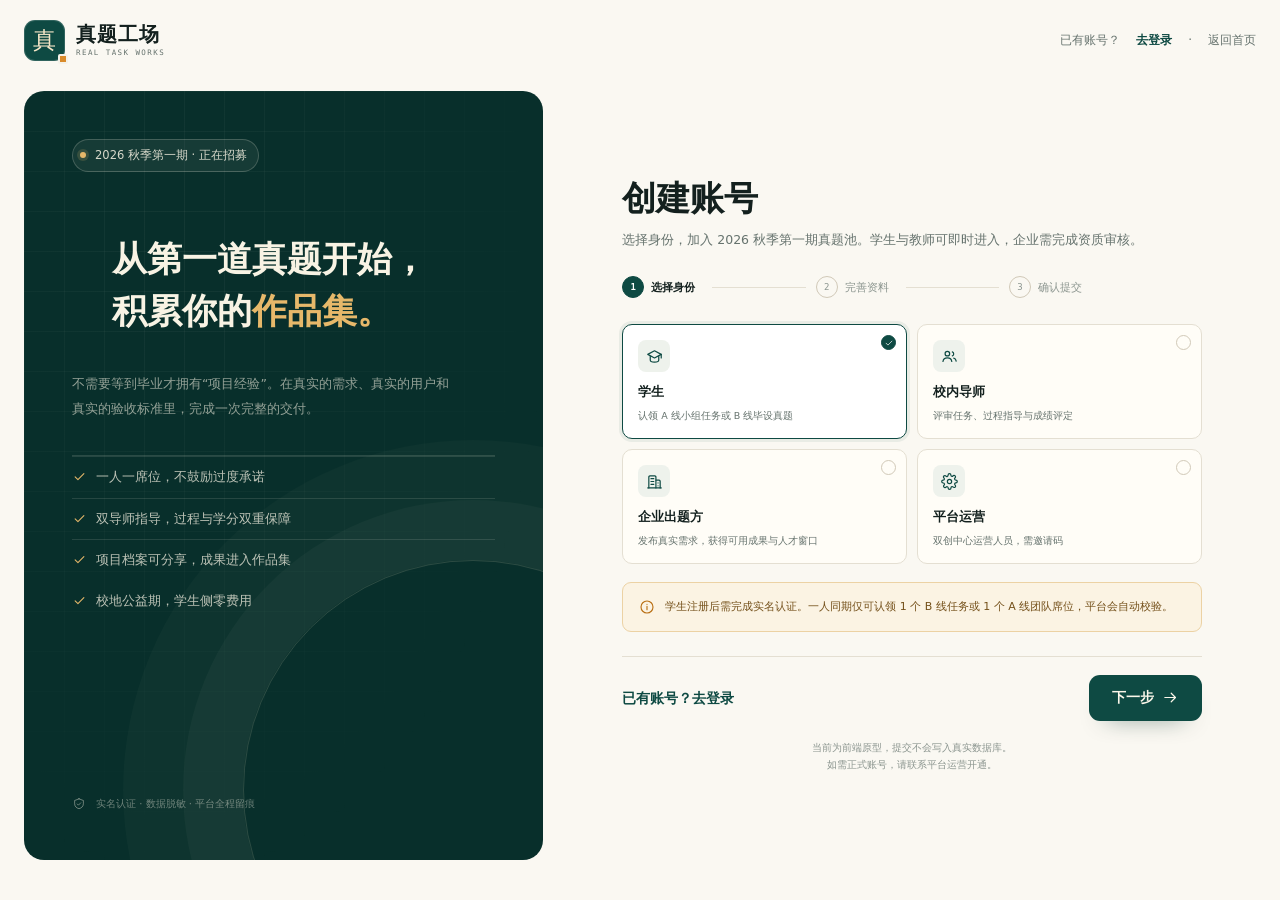
<file: register.html>
<!DOCTYPE html>
<html lang="zh-CN">
<head>
<meta charset="utf-8">
<meta name="viewport" content="width=device-width, initial-scale=1">
<title>注册 · 真题工场</title>
<meta name="description" content="注册真题工场账号，选择学生、导师或企业出题方身份。">
<link rel="icon" href="assets/favicon.svg" type="image/svg+xml">
<link rel="stylesheet" href="assets/css/style.css">
</head>
<body class="auth-page">
<script src="assets/js/icons.js"></script>

<div class="auth-topbar">
  <a class="brand" href="index.html" aria-label="真题工场首页">
    <span class="brand-mark" aria-hidden="true">真</span>
    <span class="brand-text"><b>真题工场</b><small>REAL TASK WORKS</small></span>
  </a>
  <div class="meta">
    <span>已有账号？</span>
    <a href="login.html">去登录</a>
    <span>·</span>
    <a href="index.html" style="color:var(--muted);font-weight:400">返回首页</a>
  </div>
</div>

<div class="auth-wrap">
  <aside class="auth-aside">
    <div class="auth-aside-inner">
      <div class="hero-eyebrow" style="background:rgba(248,243,228,.06);border-color:rgba(248,243,228,.2);color:rgba(248,243,228,.85)">
        <span class="dot" style="background:#e6b86a;box-shadow:0 0 0 3px rgba(230,184,106,.16)"></span>
        2026 秋季第一期 · 正在招募
      </div>
      <blockquote class="auth-quote">从第一道真题开始，<br>积累你的<em>作品集。</em></blockquote>
      <p class="auth-aside-sub">不需要等到毕业才拥有“项目经验”。在真实的需求、真实的用户和真实的验收标准里，完成一次完整的交付。</p>
      <ul class="line-list" style="margin-top:34px;border-top:1px solid rgba(248,243,228,.14)">
        <li style="border-color:rgba(248,243,228,.12);color:rgba(248,243,228,.75)">
          <svg class="ic" style="color:#e6b86a" aria-hidden="true"><use href="#i-check"></use></svg>
          一人一席位，不鼓励过度承诺
        </li>
        <li style="border-color:rgba(248,243,228,.12);color:rgba(248,243,228,.75)">
          <svg class="ic" style="color:#e6b86a" aria-hidden="true"><use href="#i-check"></use></svg>
          双导师指导，过程与学分双重保障
        </li>
        <li style="border-color:rgba(248,243,228,.12);color:rgba(248,243,228,.75)">
          <svg class="ic" style="color:#e6b86a" aria-hidden="true"><use href="#i-check"></use></svg>
          项目档案可分享，成果进入作品集
        </li>
        <li style="border:none;color:rgba(248,243,228,.75)">
          <svg class="ic" style="color:#e6b86a" aria-hidden="true"><use href="#i-check"></use></svg>
          校地公益期，学生侧零费用
        </li>
      </ul>
    </div>
    <div class="auth-aside-foot">
      <svg class="ic" aria-hidden="true"><use href="#i-shield"></use></svg>
      <span>实名认证 · 数据脱敏 · 平台全程留痕</span>
    </div>
  </aside>

  <main class="auth-main">
    <div class="auth-card wide">
      <div id="regFormWrap">
        <div class="auth-head">
          <h1>创建账号</h1>
          <p>选择身份，加入 2026 秋季第一期真题池。学生与教师可即时进入，企业需完成资质审核。</p>
        </div>

        <div class="stepper" aria-label="注册进度">
          <div class="step-pill is-active" data-step-pill="1"><span class="n">1</span>选择身份</div>
          <div class="step-pill" data-step-pill="2"><span class="n">2</span>完善资料</div>
          <div class="step-pill" data-step-pill="3"><span class="n">3</span>确认提交</div>
        </div>

        <form id="regForm" novalidate>
          <!-- STEP 1 -->
          <section class="wizard-step is-active" data-step="1">
            <div class="role-grid">
              <button class="role-card is-active" type="button" data-role="student" aria-pressed="true">
                <span class="role-ic"><svg class="ic" aria-hidden="true"><use href="#i-cap"></use></svg></span>
                <b>学生</b>
                <small>认领 A 线小组任务或 B 线毕设真题</small>
                <span class="tick"><svg class="ic" aria-hidden="true"><use href="#i-check"></use></svg></span>
              </button>
              <button class="role-card" type="button" data-role="mentor" aria-pressed="false">
                <span class="role-ic"><svg class="ic" aria-hidden="true"><use href="#i-users"></use></svg></span>
                <b>校内导师</b>
                <small>评审任务、过程指导与成绩评定</small>
                <span class="tick"><svg class="ic" aria-hidden="true"><use href="#i-check"></use></svg></span>
              </button>
              <button class="role-card" type="button" data-role="enterprise" aria-pressed="false">
                <span class="role-ic"><svg class="ic" aria-hidden="true"><use href="#i-building"></use></svg></span>
                <b>企业出题方</b>
                <small>发布真实需求，获得可用成果与人才窗口</small>
                <span class="tick"><svg class="ic" aria-hidden="true"><use href="#i-check"></use></svg></span>
              </button>
              <button class="role-card" type="button" data-role="admin" aria-pressed="false">
                <span class="role-ic"><svg class="ic" aria-hidden="true"><use href="#i-settings"></use></svg></span>
                <b>平台运营</b>
                <small>双创中心运营人员，需邀请码</small>
                <span class="tick"><svg class="ic" aria-hidden="true"><use href="#i-check"></use></svg></span>
              </button>
            </div>
            <div class="notice-box" id="roleNote">
              <svg class="ic" aria-hidden="true"><use href="#i-info"></use></svg>
              <span id="roleNoteText">学生注册后需完成实名认证。一人同期仅可认领 1 个 B 线任务或 1 个 A 线团队席位，平台会自动校验。</span>
            </div>
            <div class="wizard-actions">
              <a href="login.html" class="btn-link">已有账号？去登录</a>
              <button class="btn btn-primary" type="button" data-next>
                下一步
                <svg class="ic" aria-hidden="true"><use href="#i-arrow-right"></use></svg>
              </button>
            </div>
          </section>

          <!-- STEP 2 -->
          <section class="wizard-step" data-step="2">
            <div class="role-panel" data-role-panel="student">
              <div class="form-row">
                <div class="field">
                  <label class="label" for="realName">姓名</label>
                  <input class="input" id="realName" name="realName" placeholder="请输入真实姓名" autocomplete="name" data-required>
                </div>
                <div class="field">
                  <label class="label" for="studentNo">学号</label>
                  <input class="input" id="studentNo" name="studentNo" placeholder="例如 2023010101" data-required>
                </div>
              </div>
              <div class="form-row">
                <div class="field">
                  <label class="label" for="school">学校</label>
                  <input class="input" id="school" name="school" placeholder="请输入学校全称" data-required>
                </div>
                <div class="field">
                  <label class="label" for="college">学院 / 专业</label>
                  <input class="input" id="college" name="college" placeholder="例如 计算机学院 · 软件工程" data-required>
                </div>
              </div>
              <div class="field">
                <label class="label" for="grade">年级</label>
                <select class="select" id="grade" name="grade" data-required>
                  <option value="">请选择</option>
                  <option>2023 级（大三）</option>
                  <option>2022 级（大四）</option>
                  <option>2024 级（大二）</option>
                  <option>其他</option>
                </select>
              </div>
            </div>

            <div class="role-panel" data-role-panel="mentor" hidden>
              <div class="form-row">
                <div class="field">
                  <label class="label" for="mentorName">姓名</label>
                  <input class="input" id="mentorName" name="realName" placeholder="请输入真实姓名" data-required>
                </div>
                <div class="field">
                  <label class="label" for="staffNo">工号</label>
                  <input class="input" id="staffNo" name="staffNo" placeholder="请输入校内工号" data-required>
                </div>
              </div>
              <div class="form-row">
                <div class="field">
                  <label class="label" for="department">院系</label>
                  <input class="input" id="department" name="department" placeholder="例如 计算机学院" data-required>
                </div>
                <div class="field">
                  <label class="label" for="title">职称</label>
                  <select class="select" id="title" name="title" data-required>
                    <option value="">请选择</option>
                    <option>教授</option>
                    <option>副教授</option>
                    <option>讲师</option>
                    <option>助教 / 实验师</option>
                  </select>
                </div>
              </div>
            </div>

            <div class="role-panel" data-role-panel="enterprise" hidden>
              <div class="field">
                <label class="label" for="company">企业 / 单位全称</label>
                <input class="input" id="company" name="company" placeholder="须与营业执照一致" data-required>
              </div>
              <div class="form-row">
                <div class="field">
                  <label class="label" for="creditCode">统一社会信用代码</label>
                  <input class="input" id="creditCode" name="creditCode" placeholder="18 位代码" maxlength="18" data-required>
                </div>
                <div class="field">
                  <label class="label" for="companyName">联系人姓名</label>
                  <input class="input" id="companyName" name="realName" placeholder="每周可投入 1 小时的对接人" data-required>
                </div>
              </div>
              <div class="field">
                <label class="label" for="companyTitle">职务</label>
                <input class="input" id="companyTitle" name="companyTitle" placeholder="例如 信息化负责人" data-required>
              </div>
            </div>

            <div class="role-panel" data-role-panel="admin" hidden>
              <div class="form-row">
                <div class="field">
                  <label class="label" for="adminName">姓名</label>
                  <input class="input" id="adminName" name="realName" placeholder="请输入真实姓名" data-required>
                </div>
                <div class="field">
                  <label class="label" for="inviteCode">运营邀请码</label>
                  <input class="input" id="inviteCode" name="inviteCode" placeholder="由双创中心提供" data-required>
                </div>
              </div>
              <p class="field-hint">演示邀请码：RTW2026</p>
            </div>

            <div style="height:1px;background:var(--line);margin:4px 0 16px"></div>

            <div class="form-row">
              <div class="field">
                <label class="label" for="regPhone">手机号</label>
                <div class="input-group">
                  <span class="input-prefix">+86</span>
                  <input class="input" id="regPhone" name="phone" type="tel" inputmode="numeric" placeholder="用于登录与消息通知" data-required>
                </div>
              </div>
              <div class="field">
                <label class="label" for="regCode">验证码</label>
                <div class="input-group">
                  <input class="input" id="regCode" name="code" inputmode="numeric" maxlength="6" placeholder="6 位验证码" style="padding-left:13px;padding-right:112px" data-required>
                  <button class="input-suffix code-btn" type="button" data-send-code>获取验证码</button>
                </div>
                <p class="field-hint">演示验证码：123456</p>
              </div>
            </div>
            <div class="form-row">
              <div class="field">
                <label class="label" for="regPassword">设置密码</label>
                <div class="input-group">
                  <input class="input" id="regPassword" name="password" type="password" placeholder="至少 6 位，建议字母 + 数字" style="padding-left:13px;padding-right:46px" data-required>
                  <button class="input-suffix icon-btn tiny" type="button" data-pw-toggle aria-label="显示密码">
                    <svg class="ic" aria-hidden="true"><use href="#i-eye"></use></svg>
                  </button>
                </div>
              </div>
              <div class="field">
                <label class="label" for="regPassword2">确认密码</label>
                <input class="input" id="regPassword2" name="password2" type="password" placeholder="再次输入密码" data-required>
              </div>
            </div>
            <div class="form-msg" id="regMsg2" style="margin-top:6px">
              <svg class="ic" aria-hidden="true"><use href="#i-alert"></use></svg>
              <span id="regMsg2Text"></span>
            </div>
            <div class="wizard-actions">
              <button class="btn btn-ghost" type="button" data-back>
                <svg class="ic" aria-hidden="true"><use href="#i-chevron-left"></use></svg>
                上一步
              </button>
              <button class="btn btn-primary" type="button" data-next>
                下一步
                <svg class="ic" aria-hidden="true"><use href="#i-arrow-right"></use></svg>
              </button>
            </div>
          </section>

          <!-- STEP 3 -->
          <section class="wizard-step" data-step="3">
            <div class="summary-card" id="regSummary">
              <div class="summary-row"><span>注册身份</span><b id="sumRole">学生</b></div>
              <div class="summary-row"><span>姓名</span><b id="sumName">—</b></div>
              <div class="summary-row"><span>单位 / 学院</span><b id="sumOrg">—</b></div>
              <div class="summary-row"><span>手机号</span><b id="sumPhone">—</b></div>
              <div class="summary-row"><span>账号状态</span><b id="sumStatus">实名认证后可用</b></div>
            </div>

            <div style="display:grid;gap:10px;margin:18px 0">
              <label class="check"><input type="checkbox" id="agree1" checked> 我已阅读并同意 <a href="#" data-toast="演示环境：平台服务协议为示意文本">《平台服务协议》</a> 与 <a href="#" data-toast="演示环境：社区公约">《社区公约》</a>，承诺真实、合规地参与任务。</label>
              <label class="check"><input type="checkbox" id="agree2" checked> 我同意 <a href="#" data-toast="演示环境：数据安全协议为示意文本">《数据安全与保密协议》</a>，不下载、不传播企业敏感数据。</label>
              <label class="check"><input type="checkbox" id="agree3" checked> 我知悉平台为课程载体，任务交付需接受导师与企业双重评价，并遵守学术诚信规范。</label>
            </div>
            <div class="notice-box">
              <svg class="ic" aria-hidden="true"><use href="#i-shield"></use></svg>
              <span>注册信息仅用于身份核验与课程管理。企业账号需上传营业执照或盖章函件，运营将在 1 个工作日内完成审核。</span>
            </div>

            <div class="form-msg" id="regMsg3" style="margin-top:12px">
              <svg class="ic" aria-hidden="true"><use href="#i-alert"></use></svg>
              <span id="regMsg3Text"></span>
            </div>
            <div class="wizard-actions">
              <button class="btn btn-ghost" type="button" data-back>
                <svg class="ic" aria-hidden="true"><use href="#i-chevron-left"></use></svg>
                上一步
              </button>
              <button class="btn btn-primary" type="submit" id="regSubmit">
                提交注册
                <svg class="ic" aria-hidden="true"><use href="#i-check"></use></svg>
              </button>
            </div>
          </section>
        </form>

        <p class="auth-legal">当前为前端原型，提交不会写入真实数据库。<br>如需正式账号，请联系平台运营开通。</p>
      </div>

      <!-- 成功 -->
      <div class="auth-success" id="regSuccess">
        <div class="success-ic"><svg class="ic" aria-hidden="true"><use href="#i-check"></use></svg></div>
        <h2>注册申请已提交</h2>
        <p id="successText">账号已创建。你可以立即进入工作台浏览任务市场，认领前需完成实名认证。</p>
        <div class="summary-card" style="text-align:left;margin-bottom:18px">
          <div class="summary-row"><span>账号</span><b id="successPhone">—</b></div>
          <div class="summary-row"><span>身份</span><b id="successRole">学生</b></div>
          <div class="summary-row"><span>下一步</span><b id="successNext">完善技能标签 → 浏览任务 → 提交认领</b></div>
        </div>
        <div class="flex" style="justify-content:center;gap:10px;flex-wrap:wrap">
          <a class="btn btn-primary" href="workspace.html" id="successEnter">进入工作台
            <svg class="ic" aria-hidden="true"><use href="#i-arrow-right"></use></svg>
          </a>
          <a class="btn btn-ghost" href="tasks.html">先看看任务市场</a>
        </div>
        <p class="field-hint" style="margin-top:16px">演示环境：已自动登录，后续可随时退出。</p>
      </div>
    </div>
  </main>
</div>

<script src="assets/js/data.js"></script>
<script src="assets/js/app.js"></script>
<script>
(function () {
  RTW.initUI();
  RTW.applyLinkPolicy();

  var current = 1;
  var role = 'student';
  var labels = { student: '学生', mentor: '校内导师', enterprise: '企业出题方', admin: '平台运营' };
  var roleNotes = {
    student: '学生注册后需完成实名认证。一人同期仅可认领 1 个 B 线任务或 1 个 A 线团队席位，平台会自动校验。',
    mentor: '校内导师需通过工号核验。导师可评审任务、查看学生里程碑并完成过程评注与成绩评定。',
    enterprise: '企业账号需完成资质审核并签署《任务发布与数据安全协议》。审核通过后可发布任务、托管赏金与验收交付。',
    admin: '平台运营账号仅限双创中心工作人员，需填写邀请码。运营负责任务初审、争议仲裁与数据看板。'
  };

  function setStep(n) {
    current = n;
    RTW.qsa('.wizard-step').forEach(function (s) {
      s.classList.toggle('is-active', Number(s.getAttribute('data-step')) === n);
    });
    RTW.qsa('[data-step-pill]').forEach(function (p) {
      var i = Number(p.getAttribute('data-step-pill'));
      p.classList.remove('is-active', 'is-done');
      if (i === n) p.classList.add('is-active');
      if (i < n) p.classList.add('is-done');
    });
    if (n === 3) fillSummary();
    window.scrollTo({ top: 0, behavior: 'smooth' });
  }

  function switchRole(next) {
    role = next;
    RTW.qsa('[data-role]').forEach(function (c) {
      var on = c.getAttribute('data-role') === role;
      c.classList.toggle('is-active', on);
      c.setAttribute('aria-pressed', on ? 'true' : 'false');
    });
    RTW.qsa('[data-role-panel]').forEach(function (p) {
      p.hidden = p.getAttribute('data-role-panel') !== role;
    });
    RTW.qs('#roleNoteText').textContent = roleNotes[role];
  }

  RTW.qsa('[data-role]').forEach(function (card) {
    card.addEventListener('click', function () { switchRole(card.getAttribute('data-role')); });
  });

  /* 密码可见 */
  RTW.qsa('[data-pw-toggle]').forEach(function (btn) {
    btn.addEventListener('click', function () {
      var input = btn.closest('.input-group').querySelector('input');
      var show = input.type === 'password';
      input.type = show ? 'text' : 'password';
      btn.querySelector('use').setAttribute('href', show ? '#i-eye-off' : '#i-eye');
    });
  });

  /* 验证码 */
  RTW.qsa('[data-send-code]').forEach(function (btn) {
    btn.addEventListener('click', function () {
      var phone = RTW.qs('#regPhone').value.replace(/\s+/g, '');
      if (!/^1[3-9]\d{9}$/.test(phone)) {
        RTW.toast('请先填写正确的手机号', 'error');
        RTW.qs('#regPhone').classList.add('is-error');
        return;
      }
      RTW.qs('#regPhone').classList.remove('is-error');
      RTW.toast('验证码已发送（演示验证码 123456）', 'info');
      var left = 60;
      btn.disabled = true;
      btn.textContent = left + 's 后重发';
      var timer = setInterval(function () {
        left -= 1;
        if (left <= 0) {
          clearInterval(timer);
          btn.disabled = false;
          btn.textContent = '重新获取';
        } else {
          btn.textContent = left + 's 后重发';
        }
      }, 1000);
    });
  });

  function visibleRequired() {
    return RTW.qsa('[data-step="2"] [data-required]').filter(function (el) {
      return !el.closest('[hidden]');
    });
  }

  function validateStep2() {
    var missing = null;
    visibleRequired().forEach(function (el) {
      if (!String(el.value || '').trim()) {
        el.classList.add('is-error');
        if (!missing) missing = el;
      } else {
        el.classList.remove('is-error');
      }
    });
    var phone = RTW.qs('#regPhone');
    if (!/^1[3-9]\d{9}$/.test(phone.value.replace(/\s+/g, ''))) { phone.classList.add('is-error'); missing = missing || phone; }
    var code = RTW.qs('#regCode');
    if (!/^\d{6}$/.test(code.value.trim())) { code.classList.add('is-error'); missing = missing || code; }
    var pw = RTW.qs('#regPassword');
    var pw2 = RTW.qs('#regPassword2');
    if (pw.value.length < 6) { pw.classList.add('is-error'); missing = missing || pw; }
    if (pw.value !== pw2.value) { pw2.classList.add('is-error'); missing = missing || pw2; }
    if (missing) {
      RTW.qs('#regMsg2Text').textContent = '请补全标红的必填项；演示验证码为 123456，密码至少 6 位。';
      RTW.qs('#regMsg2').classList.add('is-on');
      missing.focus();
      return false;
    }
    if (code.value.trim() !== '123456') {
      RTW.qs('#regMsg2Text').textContent = '验证码不正确，演示环境请填写 123456。';
      RTW.qs('#regMsg2').classList.add('is-on');
      code.classList.add('is-error');
      code.focus();
      return false;
    }
    if (role === 'admin' && RTW.qs('#inviteCode').value.trim() !== 'RTW2026') {
      RTW.qs('#regMsg2Text').textContent = '运营邀请码不正确，演示邀请码为 RTW2026。';
      RTW.qs('#regMsg2').classList.add('is-on');
      RTW.qs('#inviteCode').classList.add('is-error');
      return false;
    }
    RTW.qs('#regMsg2').classList.remove('is-on');
    return true;
  }

  function displayName() {
    var el = RTW.qsa('[data-step="2"] [name="realName"]').filter(function (x) { return !x.closest('[hidden]'); })[0];
    return el ? el.value.trim() : '';
  }
  function displayOrg() {
    if (role === 'student') return RTW.qs('#college').value.trim() || RTW.qs('#school').value.trim();
    if (role === 'mentor') return RTW.qs('#department').value.trim();
    if (role === 'enterprise') return RTW.qs('#company').value.trim();
    return '双创中心';
  }

  function fillSummary() {
    RTW.qs('#sumRole').textContent = labels[role];
    RTW.qs('#sumName').textContent = displayName() || '—';
    RTW.qs('#sumOrg').textContent = displayOrg() || '—';
    RTW.qs('#sumPhone').textContent = RTW.qs('#regPhone').value.trim() || '—';
    RTW.qs('#sumStatus').textContent = role === 'enterprise' ? '资质审核中（1 个工作日）' : (role === 'admin' ? '邀请码已校验' : '实名认证后可用');
  }

  RTW.qsa('[data-next]').forEach(function (btn) {
    btn.addEventListener('click', function () {
      if (current === 1) { setStep(2); return; }
      if (current === 2) {
        if (validateStep2()) setStep(3);
      }
    });
  });
  RTW.qsa('[data-back]').forEach(function (btn) {
    btn.addEventListener('click', function () { setStep(Math.max(1, current - 1)); });
  });

  RTW.qs('#regForm').addEventListener('submit', function (e) {
    e.preventDefault();
    if (!RTW.qs('#agree1').checked || !RTW.qs('#agree2').checked || !RTW.qs('#agree3').checked) {
      RTW.qs('#regMsg3Text').textContent = '请先阅读并勾选全部协议。';
      RTW.qs('#regMsg3').classList.add('is-on');
      return;
    }
    var name = displayName();
    var org = displayOrg();
    var phone = RTW.qs('#regPhone').value.trim();
    var sub = role === 'student' ? (org + ' · 学生') : (role === 'mentor' ? (org + ' · 校内导师') : (role === 'enterprise' ? org : '双创中心 · 平台运营'));
    RTW.signIn(role, { name: name || '新用户', sub: sub, phone: phone, scope: org });

    RTW.qs('#successPhone').textContent = phone;
    RTW.qs('#successRole').textContent = labels[role];
    RTW.qs('#successNext').textContent = role === 'enterprise' ? '上传营业执照 → 等待审核 → 发布任务' : '完善技能标签 → 浏览任务 → 提交认领';
    RTW.qs('#successText').textContent = role === 'enterprise'
      ? '企业账号已创建，资质审核将在 1 个工作日内完成。审核期间可先浏览任务市场、准备任务书。'
      : '账号已创建。你可以立即进入工作台浏览任务市场，认领前需完成实名认证。';
    RTW.qs('#successEnter').setAttribute('href', role === 'admin' ? 'admin.html' : 'workspace.html');

    RTW.qs('#regFormWrap').style.display = 'none';
    RTW.qs('#regSuccess').classList.add('is-on');
    RTW.qsa('[data-step-pill]').forEach(function (p) { p.classList.remove('is-active'); p.classList.add('is-done'); });
    window.scrollTo({ top: 0, behavior: 'smooth' });
  });
})();
</script>
</body>
</html>
</file>
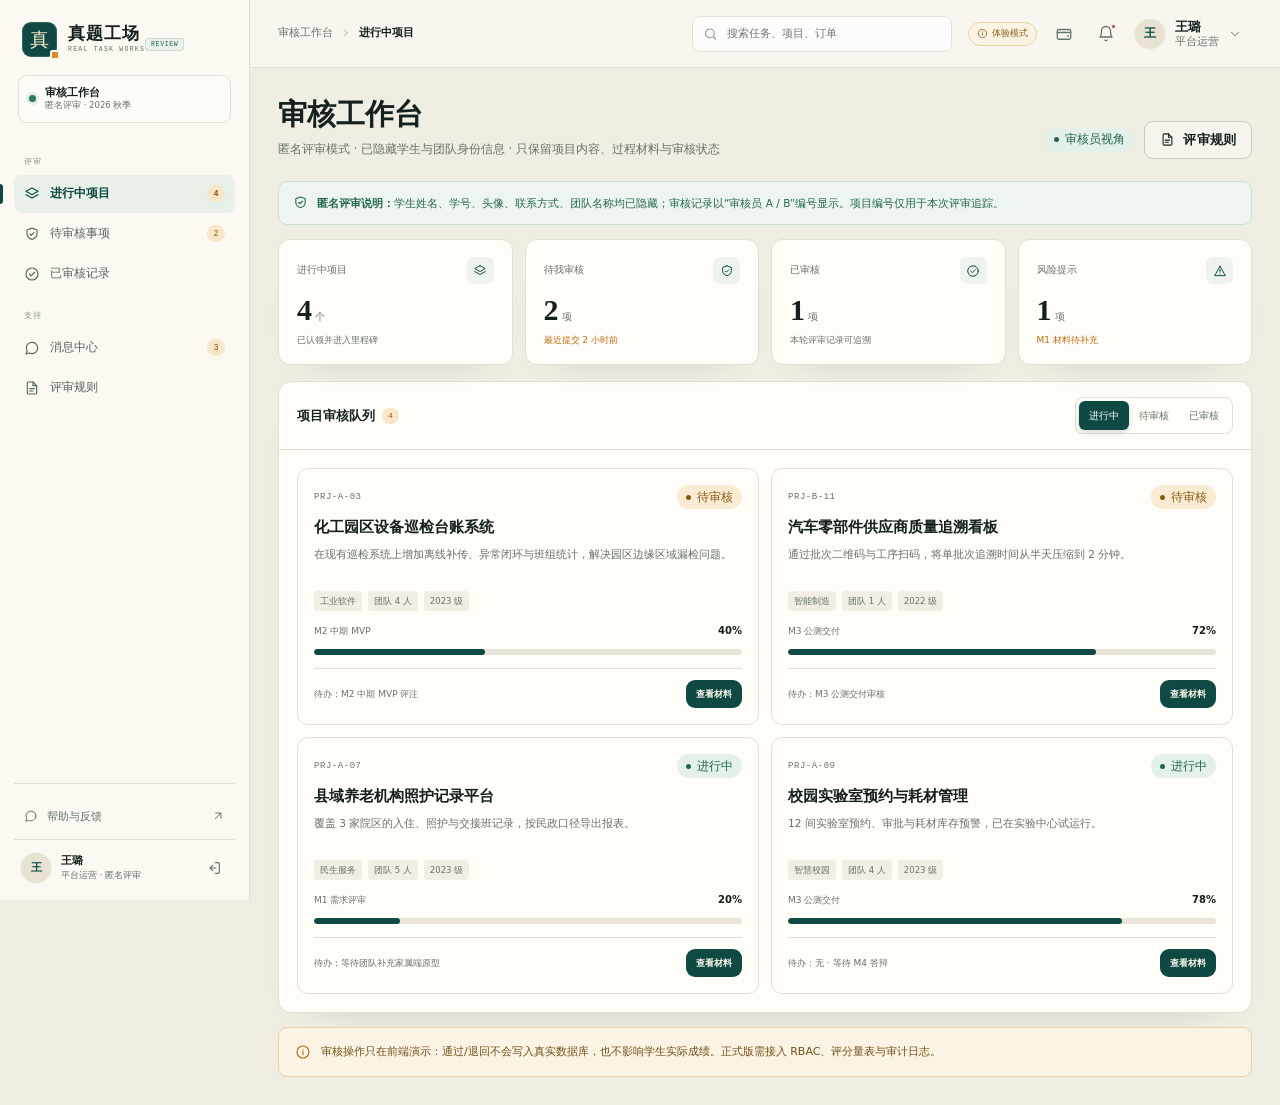
<file: review.html>
<!DOCTYPE html>
<html lang="zh-CN">
<head>
<meta charset="utf-8">
<meta name="viewport" content="width=device-width, initial-scale=1">
<title>审核工作台 · 真题工场</title>
<meta name="description" content="匿名审核工作台：查看进行中项目、过程材料与审核记录。">
<link rel="icon" href="assets/favicon.svg" type="image/svg+xml">
<link rel="stylesheet" href="assets/css/style.css">
</head>
<body class="app-body guarded" data-guard="review" data-guard-roles="mentor,admin" data-guard-next="review.html">
<script src="assets/js/guard.js"></script>
<script src="assets/js/icons.js"></script>

<div class="auth-gate" id="authGate">
  <div class="auth-gate-card">
    <a class="brand" href="index.html" data-same-tab aria-label="真题工场首页">
      <span class="brand-mark" aria-hidden="true">真</span>
      <span class="brand-text"><b>真题工场</b><small>REAL TASK WORKS</small></span>
    </a>
    <div class="gate-ic"><svg class="ic" aria-hidden="true"><use href="#i-shield"></use></svg></div>
    <h1>审核工作台需要审核身份</h1>
    <p>该入口面向指导教师或平台审核人员。当前身份不具备审核权限，不会展示任何项目材料。</p>
    <div class="gate-actions">
      <button class="btn btn-primary" type="button" data-switch-role="mentor">使用导师演示身份进入</button>
      <a class="btn btn-ghost" data-same-tab href="login.html?next=review.html&amp;need=review">切换账号登录</a>
      <a class="btn btn-ghost" data-same-tab href="workspace.html">返回工作台</a>
    </div>
    <p class="gate-note">演示环境：角色与权限均为前端模拟；审核页已隐藏学生与团队身份信息。</p>
  </div>
</div>

<div class="app-shell">
  <div class="sidebar-scrim" data-sidebar-close></div>
  <aside class="app-sidebar" id="appSidebar"></aside>
  <div class="app-main">
    <header class="app-topbar" id="appTopbar"></header>
    <main class="page-body">
      <div class="page-head">
        <div>
          <h1>审核工作台</h1>
          <div class="sub">匿名评审模式 · 已隐藏学生与团队身份信息 · 只保留项目内容、过程材料与审核状态</div>
        </div>
        <div class="page-head-actions">
          <span class="status-pill green">审核员视角</span>
          <button class="btn btn-ghost btn-sm" type="button" data-toast="演示环境：评审规则为平台 V0.2 示意文本" data-toast-type="info">
            <svg class="ic"><use href="#i-file"></use></svg>评审规则
          </button>
        </div>
      </div>

      <div class="audit-note">
        <svg class="ic" aria-hidden="true"><use href="#i-shield"></use></svg>
        <span><b>匿名评审说明：</b>学生姓名、学号、头像、联系方式、团队名称均已隐藏；审核记录以“审核员 A / B”编号显示。项目编号仅用于本次评审追踪。</span>
      </div>

      <div class="kpi-grid">
        <div class="kpi-card"><div class="kpi-top"><span class="kpi-label">进行中项目</span><span class="kpi-ic"><svg class="ic"><use href="#i-layers"></use></svg></span></div><div class="kpi-value" id="kpiOngoing">4<small>个</small></div><div class="kpi-foot"><span>已认领并进入里程碑</span></div></div>
        <div class="kpi-card"><div class="kpi-top"><span class="kpi-label">待我审核</span><span class="kpi-ic"><svg class="ic"><use href="#i-shield"></use></svg></span></div><div class="kpi-value" id="kpiPending">2<small>项</small></div><div class="kpi-foot"><span class="warn">最近提交 2 小时前</span></div></div>
        <div class="kpi-card"><div class="kpi-top"><span class="kpi-label">已审核</span><span class="kpi-ic"><svg class="ic"><use href="#i-check-circle"></use></svg></span></div><div class="kpi-value" id="kpiDone">1<small>项</small></div><div class="kpi-foot"><span>本轮评审记录可追溯</span></div></div>
        <div class="kpi-card"><div class="kpi-top"><span class="kpi-label">风险提示</span><span class="kpi-ic"><svg class="ic"><use href="#i-alert"></use></svg></span></div><div class="kpi-value">1<small>项</small></div><div class="kpi-foot"><span class="warn">M1 材料待补充</span></div></div>
      </div>

      <div class="panel" style="margin-top:14px">
        <div class="panel-head">
          <div class="panel-title">项目审核队列 <span class="count" id="auditCount">4</span></div>
          <div class="segmented" id="auditTabs" role="tablist" aria-label="审核项目筛选">
            <button class="seg-btn is-active" type="button" data-audit-tab="ongoing">进行中</button>
            <button class="seg-btn" type="button" data-audit-tab="pending">待审核</button>
            <button class="seg-btn" type="button" data-audit-tab="done">已审核</button>
          </div>
        </div>
        <div class="panel-body">
          <div class="audit-grid" id="auditGrid"></div>
        </div>
      </div>

      <div class="audit-bottom">
        <div class="notice-box">
          <svg class="ic" aria-hidden="true"><use href="#i-info"></use></svg>
          <span>审核操作只在前端演示：通过/退回不会写入真实数据库，也不影响学生实际成绩。正式版需接入 RBAC、评分量表与审计日志。</span>
        </div>
      </div>
    </main>
  </div>
</div>

<div class="modal" id="auditModal" aria-hidden="true">
  <div class="modal-card audit-modal" role="dialog" aria-modal="true" aria-labelledby="auditTitle">
    <div class="modal-head">
      <div>
        <div class="mono" style="font-size:9px;letter-spacing:.06em;color:var(--muted)" id="auditCode">PRJ-A-03</div>
        <h2 id="auditTitle">项目材料</h2>
        <p id="auditSub">匿名项目 · 团队 4 人 · 2023 级</p>
      </div>
      <button class="modal-close" type="button" data-modal-close aria-label="关闭"><svg class="ic"><use href="#i-close"></use></svg></button>
    </div>
    <div class="modal-body">
      <div class="audit-anon"><svg class="ic"><use href="#i-shield"></use></svg><span>已匿名：不显示姓名、学号、头像、联系方式与团队名称</span></div>
      <div class="audit-meta-grid" id="auditMeta"></div>
      <div class="audit-section"><h3>里程碑状态</h3><div class="milestone-list" id="auditMilestones"></div></div>
      <div class="audit-section"><h3>提交材料</h3><div class="audit-materials" id="auditMaterials"></div></div>
      <div class="audit-section"><h3>审核记录</h3><div class="audit-history" id="auditHistory"></div></div>
      <div class="audit-section"><h3>审核意见</h3><textarea class="textarea" id="auditComment" style="min-height:82px" placeholder="填写通过说明或整改要求；退回时必填。"></textarea></div>
    </div>
    <div class="modal-foot">
      <button class="btn btn-ghost" type="button" data-modal-close>取消</button>
      <button class="btn btn-ghost" type="button" id="auditReturn" style="color:var(--red);border-color:#eed0c8">退回整改</button>
      <button class="btn btn-primary" type="button" id="auditPass">通过审核</button>
    </div>
  </div>
</div>

<script src="assets/js/data.js"></script>
<script src="assets/js/app.js"></script>
<script>
(function () {
  RTW.renderReviewSidebar('review');
  RTW.renderAppTopbar({ root: '审核工作台', title: '进行中项目' });
  RTW.initUI();

  var projects = (window.RTW_DATA.auditProjects || []).slice();
  var filter = 'ongoing';
  var currentId = null;
  var initialHash = (location.hash || '').replace('#', '');
  if (initialHash === 'pending') filter = 'pending';
  if (initialHash === 'history') filter = 'done';

  function statusInfo(p) {
    if (p.status === 'done') return { text: '已审核', cls: 'gray' };
    if (p.status === 'pending') return { text: '待审核', cls: 'amber' };
    return { text: '进行中', cls: 'green' };
  }

  function counts() {
    var ongoing = projects.filter(function (p) { return p.status !== 'done'; }).length;
    var pending = projects.filter(function (p) { return p.status === 'pending'; }).length;
    var done = projects.filter(function (p) { return p.status === 'done'; }).length;
    RTW.qs('#kpiOngoing').innerHTML = ongoing + '<small>个</small>';
    RTW.qs('#kpiPending').innerHTML = pending + '<small>项</small>';
    RTW.qs('#kpiDone').innerHTML = done + '<small>项</small>';
  }

  function render() {
    var list = projects.filter(function (p) {
      if (filter === 'pending') return p.status === 'pending';
      if (filter === 'done') return p.status === 'done';
      return p.status !== 'done';
    });
    RTW.qs('#auditCount').textContent = list.length;
    RTW.qsa('[data-audit-tab]').forEach(function (b) {
      b.classList.toggle('is-active', b.getAttribute('data-audit-tab') === filter);
    });
    RTW.qs('#auditGrid').innerHTML = list.length ? list.map(function (p) {
      var st = statusInfo(p);
      return '<article class="audit-card">' +
        '<div class="audit-card-top"><span class="mono">' + p.id + '</span><span class="status-pill ' + st.cls + '">' + st.text + '</span></div>' +
        '<h3>' + p.title + '</h3>' +
        '<p>' + p.summary + '</p>' +
        '<div class="audit-card-meta"><span>' + p.domain + '</span><span>团队 ' + p.teamSize + ' 人</span><span>' + p.cohort + '</span></div>' +
        '<div class="progress-head"><span>' + p.stage + '</span><b>' + p.progress + '%</b></div>' +
        '<div class="progress-track"><i style="width:' + p.progress + '%"></i></div>' +
        '<div class="audit-card-foot"><span>' + (p.status === 'done' ? '已归档' : '待办：' + p.pending) + '</span>' +
        '<button class="btn btn-primary btn-sm" type="button" data-audit-open="' + p.id + '">' + (p.status === 'done' ? '查看记录' : '查看材料') + '</button></div>' +
        '</article>';
    }).join('') : '<div class="table-empty">当前筛选下暂无项目</div>';
    counts();
    RTW.qsa('[data-audit-open]').forEach(function (btn) {
      btn.addEventListener('click', function () { openProject(btn.getAttribute('data-audit-open')); });
    });
  }

  RTW.qsa('[data-audit-tab]').forEach(function (btn) {
    btn.addEventListener('click', function () {
      filter = btn.getAttribute('data-audit-tab');
      render();
    });
  });

  function openProject(id) {
    var p = projects.filter(function (x) { return x.id === id; })[0];
    if (!p) return;
    currentId = id;
    RTW.qs('#auditCode').textContent = p.id;
    RTW.qs('#auditTitle').textContent = p.title;
    RTW.qs('#auditSub').textContent = '匿名项目 · 团队 ' + p.teamSize + ' 人 · ' + p.college + ' ' + p.cohort;
    RTW.qs('#auditMeta').innerHTML =
      '<div><span>领域</span><b>' + p.domain + '</b></div>' +
      '<div><span>当前阶段</span><b>' + p.stage + '</b></div>' +
      '<div><span>进度</span><b>' + p.progress + '%</b></div>' +
      '<div><span>最近更新</span><b>' + p.updated + '</b></div>';
    RTW.qs('#auditMilestones').innerHTML = p.milestones.map(function (m) {
      var st = m.status === 'done' ? '已完成' : (m.status === 'active' ? '进行中' : '待开始');
      var tag = m.status === 'done' ? 'tag-pine' : (m.status === 'active' ? 'tag-amber' : '');
      return '<div class="ms-row ' + m.status + '"><div class="ms-code"><span class="ms-dot">' + m.code + '</span></div>' +
        '<div class="ms-body"><b>' + m.name + ' <span class="tag ' + tag + '">' + st + '</span></b></div><div class="ms-money"></div></div>';
    }).join('');
    RTW.qs('#auditMaterials').innerHTML = p.materials.map(function (f) {
      return '<div class="audit-material"><span class="audit-file">' + f.type + '</span><div><b>' + f.name + '</b><small>' + f.size + ' · 团队提交于 ' + f.date + '</small></div><button class="btn btn-ghost btn-sm" type="button" data-toast="演示环境：材料预览未接入文件服务" data-toast-type="info">预览</button></div>';
    }).join('');
    RTW.qs('#auditHistory').innerHTML = p.history.map(function (h) {
      return '<div class="audit-history-row"><span class="mono">' + h.time + '</span><div><b>' + h.text + '</b><small>' + h.by + '</small></div></div>';
    }).join('');
    RTW.qs('#auditComment').value = '';
    var done = p.status === 'done';
    RTW.qs('#auditReturn').style.display = done ? 'none' : '';
    RTW.qs('#auditPass').style.display = done ? 'none' : '';
    RTW.openModal('auditModal');
  }

  RTW.qs('#auditPass').addEventListener('click', function () {
    var p = projects.filter(function (x) { return x.id === currentId; })[0];
    if (!p) return;
    p.status = 'done';
    p.pending = '已通过 · 待归档';
    RTW.closeModal('auditModal');
    render();
    RTW.toast('审核已通过，项目进入下一节点', 'success');
  });

  RTW.qs('#auditReturn').addEventListener('click', function () {
    var p = projects.filter(function (x) { return x.id === currentId; })[0];
    if (!p) return;
    var comment = RTW.qs('#auditComment').value.trim();
    if (!comment) {
      RTW.toast('退回时请填写整改要求', 'error');
      RTW.qs('#auditComment').focus();
      return;
    }
    p.status = 'ongoing';
    p.pending = '已退回 · 待团队整改';
    p.history.unshift({ time: '刚刚', text: '退回整改：' + comment, by: '审核员 A' });
    RTW.closeModal('auditModal');
    render();
    RTW.toast('已退回整改，学生端将收到匿名反馈', 'info');
  });

  RTW.qsa('[data-switch-role]').forEach(function (btn) {
    btn.addEventListener('click', function () {
      RTW.loginDemo(btn.getAttribute('data-switch-role'), true);
      location.reload();
    });
  });

  window.addEventListener('hashchange', function () {
    var h = (location.hash || '').replace('#', '');
    filter = h === 'pending' ? 'pending' : (h === 'history' ? 'done' : 'ongoing');
    render();
  });

  render();
})();
</script>
</body>
</html>
</file>
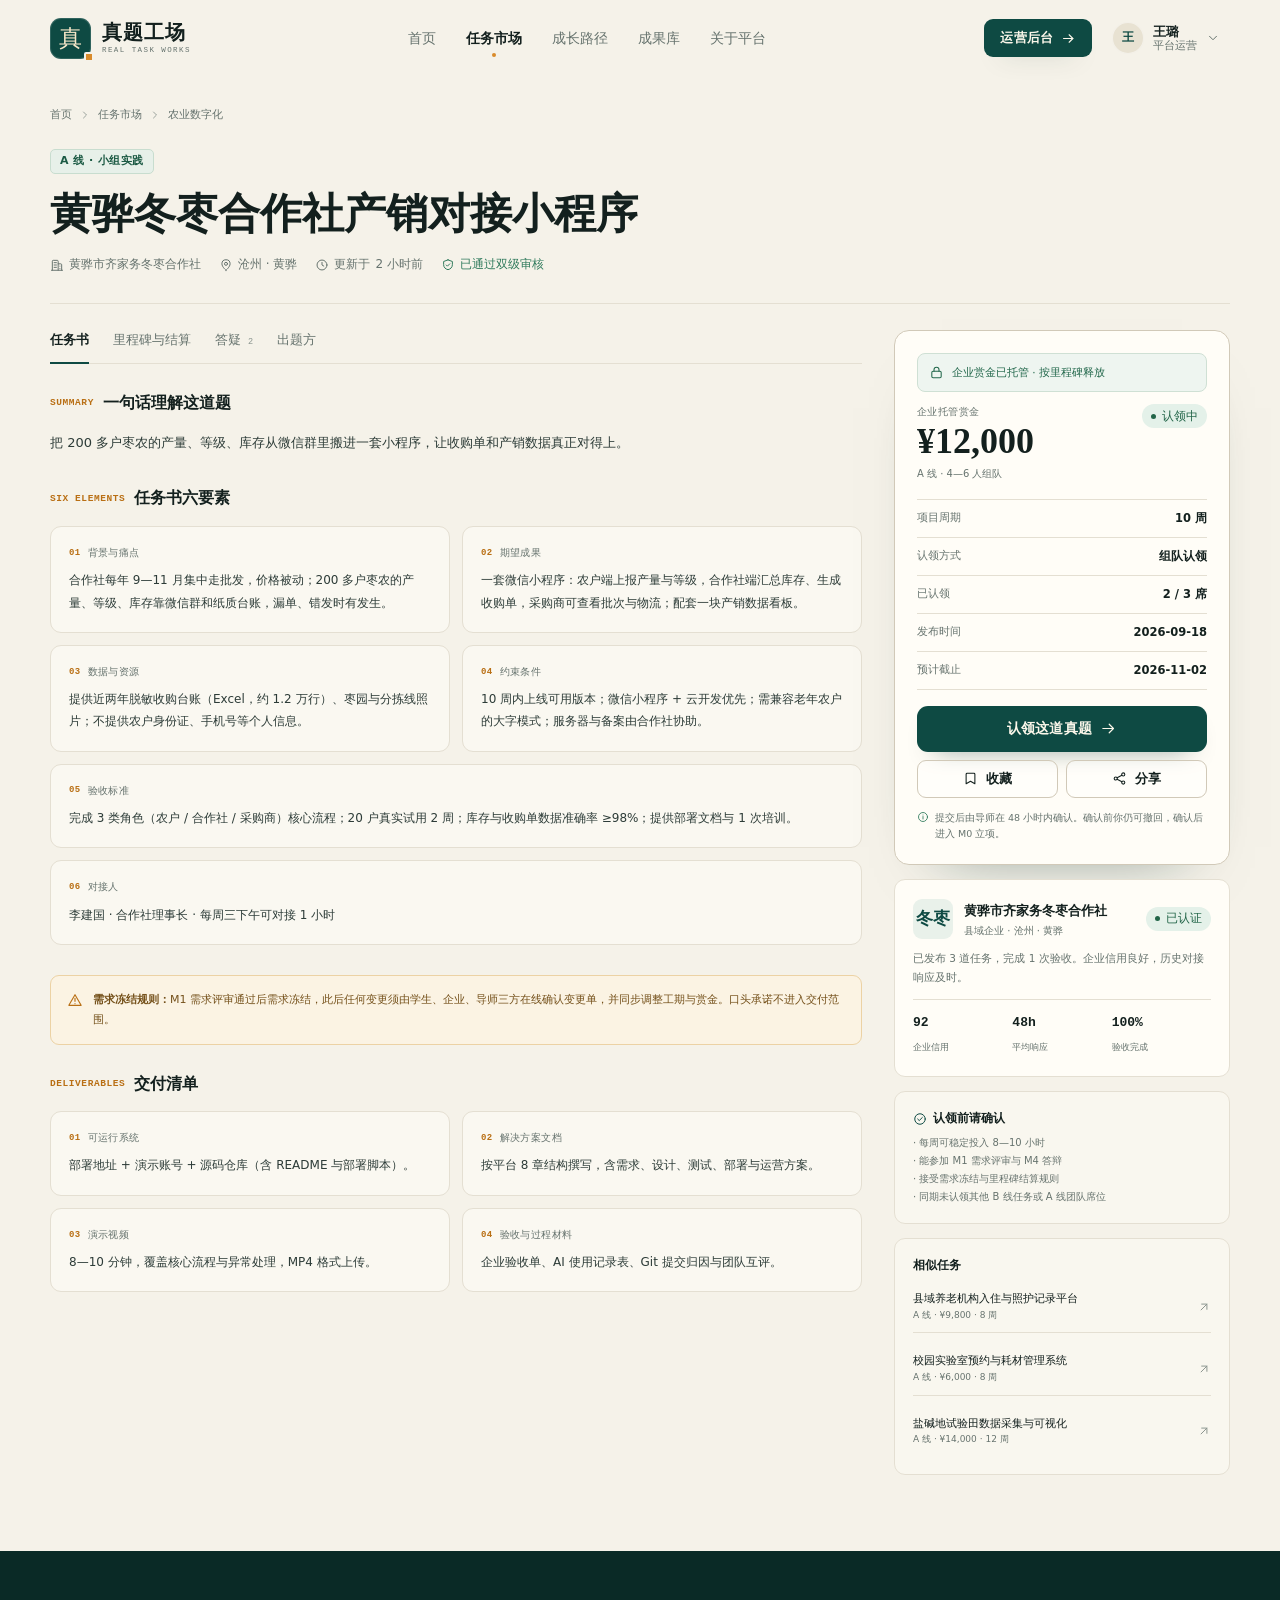
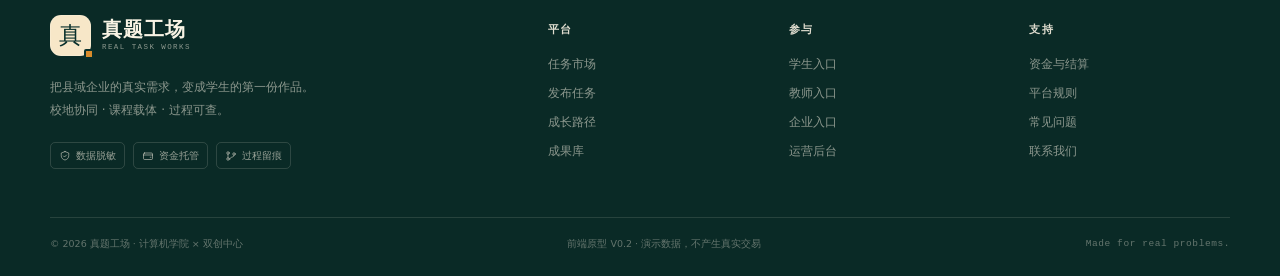
<file: task.html>
<!DOCTYPE html>
<html lang="zh-CN">
<head>
<meta charset="utf-8">
<meta name="viewport" content="width=device-width, initial-scale=1">
<title>任务详情 · 真题工场</title>
<meta name="description" content="查看真实任务的任务书六要素、里程碑计划、出题方信息并提交认领。">
<link rel="icon" href="assets/favicon.svg" type="image/svg+xml">
<link rel="stylesheet" href="assets/css/style.css">
</head>
<body>
<script src="assets/js/icons.js"></script>
<div id="siteHeader"></div>

<main class="detail-wrap">
  <div class="container">
    <div class="breadcrumb">
      <a href="index.html">首页</a>
      <svg class="ic" aria-hidden="true"><use href="#i-chevron-right"></use></svg>
      <a href="tasks.html">任务市场</a>
      <svg class="ic" aria-hidden="true"><use href="#i-chevron-right"></use></svg>
      <span id="crumbDomain">任务详情</span>
    </div>

    <div class="detail-head">
      <span class="line-badge line-A" id="detailLine">A 线 · 小组实践</span>
      <h1 class="detail-title" id="detailTitle">任务载入中…</h1>
      <div class="detail-org">
        <span id="detailOrg"><svg class="ic" aria-hidden="true"><use href="#i-building"></use></svg> —</span>
        <span><svg class="ic" aria-hidden="true"><use href="#i-map-pin"></use></svg> <span id="detailRegion">—</span></span>
        <span><svg class="ic" aria-hidden="true"><use href="#i-clock"></use></svg> 更新于 <span id="detailUpdated">—</span></span>
        <span class="verified"><svg class="ic" aria-hidden="true"><use href="#i-shield"></use></svg> 已通过双级审核</span>
      </div>
    </div>

    <div class="detail-layout">
      <div class="detail-main">
        <div class="tabs" role="tablist" aria-label="任务详情">
          <button class="tab is-active" type="button" role="tab" aria-selected="true" data-tab="brief">任务书</button>
          <button class="tab" type="button" role="tab" aria-selected="false" data-tab="milestone">里程碑与结算</button>
          <button class="tab" type="button" role="tab" aria-selected="false" data-tab="qa">答疑 <span class="count">2</span></button>
          <button class="tab" type="button" role="tab" aria-selected="false" data-tab="org">出题方</button>
        </div>

        <!-- 任务书 -->
        <section class="tab-panel is-active" data-panel="brief">
          <div class="content-block">
            <h2><span class="n">SUMMARY</span> 一句话理解这道题</h2>
            <p id="detailSummary">—</p>
          </div>

          <div class="content-block">
            <h2><span class="n">SIX ELEMENTS</span> 任务书六要素</h2>
            <div class="six-grid" id="sixGrid"></div>
          </div>

          <div class="notice-box">
            <svg class="ic" aria-hidden="true"><use href="#i-alert"></use></svg>
            <span><b>需求冻结规则：</b>M1 需求评审通过后需求冻结，此后任何变更须由学生、企业、导师三方在线确认变更单，并同步调整工期与赏金。口头承诺不进入交付范围。</span>
          </div>

          <div class="content-block" style="margin-top:26px">
            <h2><span class="n">DELIVERABLES</span> 交付清单</h2>
            <div class="six-grid">
              <div class="six-item"><div class="six-label"><b>01</b> 可运行系统</div><p>部署地址 + 演示账号 + 源码仓库（含 README 与部署脚本）。</p></div>
              <div class="six-item"><div class="six-label"><b>02</b> 解决方案文档</div><p>按平台 8 章结构撰写，含需求、设计、测试、部署与运营方案。</p></div>
              <div class="six-item"><div class="six-label"><b>03</b> 演示视频</div><p>8—10 分钟，覆盖核心流程与异常处理，MP4 格式上传。</p></div>
              <div class="six-item"><div class="six-label"><b>04</b> 验收与过程材料</div><p>企业验收单、AI 使用记录表、Git 提交归因与团队互评。</p></div>
            </div>
          </div>
        </section>

        <!-- 里程碑 -->
        <section class="tab-panel" data-panel="milestone">
          <div class="content-block">
            <h2><span class="n">MILESTONES</span> M0—M4 计划</h2>
            <p style="margin-bottom:16px">赏金按节点释放，每期由导师与企业双确认。以下金额为示例拆分，立项时以三方确认的任务书为准。</p>
            <div class="milestone-list" id="milestoneList"></div>
          </div>
          <div class="notice-box">
            <svg class="ic" aria-hidden="true"><use href="#i-wallet"></use></svg>
            <span>企业赏金已进入持牌机构监管账户。节点验收通过后 T+1 结算至学生账户；验收争议可发起运营仲裁，未交付部分原路退回企业。</span>
          </div>
          <div class="content-block" style="margin-top:26px">
            <h2><span class="n">PAYMENT</span> 结算节奏</h2>
            <div class="six-grid">
              <div class="six-item"><div class="six-label"><b>M0—M1</b> 30%</div><p>立项与需求评审通过后释放，覆盖调研与设计阶段。</p></div>
              <div class="six-item"><div class="six-label"><b>M2—M3</b> 60%</div><p>中期 MVP 与公测交付通过后释放，覆盖开发与联调阶段。</p></div>
              <div class="six-item"><div class="six-label"><b>M4</b> 10%</div><p>答辩与企业验收完成后释放，作为质量尾款。</p></div>
              <div class="six-item"><div class="six-label"><b>平台服务费</b> ¥0</div><p>校地公益期免收；学生提现免手续费。</p></div>
            </div>
          </div>
        </section>

        <!-- 答疑 -->
        <section class="tab-panel" data-panel="qa">
          <div class="content-block">
            <h2><span class="n">Q &amp; A</span> 需求澄清</h2>
            <div id="qaList">
              <div class="qa-item">
                <div class="qa-q"><span class="q">Q</span>农户端需要登记身份证号吗？</div>
                <div class="qa-a"><span class="a">A</span><span>不需要。平台只记录户名、地块编号与产量等级；身份证与手机号由合作社线下留存，不进入系统。这也是数据脱敏承诺的一部分。</span></div>
              </div>
              <div class="qa-item">
                <div class="qa-q"><span class="q">Q</span>必须使用云开发吗？团队想用自有服务器。</div>
                <div class="qa-a"><span class="a">A</span><span>云开发是优先建议，不强制。若使用自有服务器，请在 M1 方案中说明备案、HTTPS 与运维安排，合作社可协助提供备案主体材料。</span></div>
              </div>
            </div>
            <form class="qa-form" id="qaForm">
              <input type="text" id="qaInput" placeholder="向出题方提问（演示环境将直接显示在页面）" aria-label="提问">
              <button class="btn btn-ghost btn-sm" type="submit">提交问题</button>
            </form>
            <p class="field-hint" style="margin-top:8px">出题方承诺在 48 小时内答复；涉及需求边界的答复会同步给导师确认。</p>
          </div>
        </section>

        <!-- 出题方 -->
        <section class="tab-panel" data-panel="org">
          <div class="content-block">
            <h2><span class="n">ISSUER</span> 出题方信息</h2>
            <div class="org-card" id="orgDetail"></div>
          </div>
          <div class="content-block">
            <h2><span class="n">COOPERATION</span> 合作方式与承诺</h2>
            <div class="six-grid">
              <div class="six-item"><div class="six-label"><b>01</b> 对接人承诺</div><p>指定一名每周可投入 1 小时的需求对接人，两次失联将暂停出题资格。</p></div>
              <div class="six-item"><div class="six-label"><b>02</b> 数据合规</div><p>附件须勾选脱敏承诺；敏感数据任务改为校内环境交付。</p></div>
              <div class="six-item"><div class="six-label"><b>03</b> 验收义务</div><p>M2、M3、M4 节点须在 5 个工作日内给出书面验收意见。</p></div>
              <div class="six-item"><div class="six-label"><b>04</b> 评价与信用</div><p>学生可反向评价企业配合度，低分任务将被降权或下架整改。</p></div>
            </div>
          </div>
          <div class="notice-box">
            <svg class="ic" aria-hidden="true"><use href="#i-shield"></use></svg>
            <span>企业数据仅用于本任务交付，不得转作他用。平台已签署《任务发布与数据安全协议》，任务结束后 30 天内清理原始附件。</span>
          </div>
        </section>
      </div>

      <!-- 右侧认领卡 -->
      <aside class="detail-aside">
        <div class="claim-card">
          <div class="escrow-badge">
            <svg class="ic" aria-hidden="true"><use href="#i-lock"></use></svg>
            企业赏金已托管 · 按里程碑释放
          </div>
          <div class="claim-top">
            <div class="claim-price">
              <small>企业托管赏金</small>
              <b id="claimPrice">¥12,000</b>
              <span id="claimLine">A 线 · 4—6 人组队</span>
            </div>
            <span class="status-pill green" id="claimStatus">认领中</span>
          </div>
          <div class="claim-rows">
            <div class="claim-row"><span>项目周期</span><b id="claimCycle">10 周</b></div>
            <div class="claim-row"><span>认领方式</span><b id="claimMode">组队认领</b></div>
            <div class="claim-row"><span>已认领</span><b id="claimSlots">2 / 3 席</b></div>
            <div class="claim-row"><span>发布时间</span><b id="claimPublished">2026-09-18</b></div>
            <div class="claim-row"><span>预计截止</span><b>2026-11-02</b></div>
          </div>
          <div class="claim-actions">
            <button class="btn btn-primary btn-block" type="button" id="claimBtn">
              认领这道真题
              <svg class="ic" aria-hidden="true"><use href="#i-arrow-right"></use></svg>
            </button>
            <div class="flex gap-8">
              <button class="btn btn-ghost btn-sm" type="button" style="flex:1" data-bookmark="RT-2609-018" aria-pressed="false">
                <svg class="ic" aria-hidden="true"><use href="#i-bookmark"></use></svg>
                <span class="bm-label">收藏</span>
              </button>
              <button class="btn btn-ghost btn-sm" type="button" id="shareBtn" style="flex:1">
                <svg class="ic" aria-hidden="true"><use href="#i-share"></use></svg>
                分享
              </button>
            </div>
          </div>
          <p class="claim-note">
            <svg class="ic" aria-hidden="true"><use href="#i-info"></use></svg>
            提交后由导师在 48 小时内确认。确认前你仍可撤回，确认后进入 M0 立项。
          </p>
        </div>

        <div class="org-card" id="sideOrg"></div>

        <div class="side-note">
          <h4><svg class="ic" style="width:14px;height:14px;color:var(--pine)" aria-hidden="true"><use href="#i-check-circle"></use></svg>认领前请确认</h4>
          <p style="margin-top:6px">· 每周可稳定投入 8—10 小时<br>· 能参加 M1 需求评审与 M4 答辩<br>· 接受需求冻结与里程碑结算规则<br>· 同期未认领其他 B 线任务或 A 线团队席位</p>
        </div>

        <div class="side-note">
          <h4>相似任务</h4>
          <div class="similar-list" id="similarList"></div>
        </div>
      </aside>
    </div>
  </div>
</main>

<!-- 认领弹窗 -->
<div class="modal" id="claimModal" aria-hidden="true">
  <div class="modal-card" role="dialog" aria-modal="true" aria-labelledby="claimModalTitle">
    <div class="modal-head">
      <div>
        <h2 id="claimModalTitle">认领这道真题</h2>
        <p id="claimModalSub">确认认领方式并提交，导师将在 48 小时内审核。</p>
      </div>
      <button class="modal-close" type="button" data-modal-close aria-label="关闭">
        <svg class="ic" aria-hidden="true"><use href="#i-close"></use></svg>
      </button>
    </div>
    <div class="modal-body">
      <div class="radio-cards" id="claimTypes"></div>
      <div class="field" id="teamField">
        <label class="label" for="teamName">团队名称 <span class="opt">组队认领时填写</span></label>
        <input class="input" id="teamName" placeholder="例如：冬枣小分队">
      </div>
      <div class="field">
        <label class="label" for="claimNote">给导师的一句话 <span class="opt">选填</span></label>
        <textarea class="textarea" id="claimNote" style="min-height:80px" placeholder="简单说明你们的技能匹配、可投入时间或初步想法"></textarea>
      </div>
      <label class="check" style="margin-bottom:12px">
        <input type="checkbox" id="claimAgree">
        我已阅读完整任务书，理解 M1 后需求冻结、里程碑结算与企业验收规则。
      </label>
      <div class="modal-note">
        <svg class="ic" aria-hidden="true"><use href="#i-shield"></use></svg>
        演示环境：提交后不会真正占用席位，也不会通知导师。
      </div>
    </div>
    <div class="modal-foot">
      <button class="btn btn-ghost" type="button" data-modal-close>取消</button>
      <button class="btn btn-primary" type="button" id="claimSubmit">提交认领</button>
    </div>
  </div>
</div>

<div id="siteFooter"></div>
<script src="assets/js/data.js"></script>
<script src="assets/js/app.js"></script>
<script>
(function () {
  RTW.initChrome('tasks');
  var task = RTW.findTask(RTW.param('id')) || window.RTW_DATA.tasks[0];
  var claimedList = RTW.read('rtw.claims', []);
  var already = claimedList.indexOf(task.id) > -1;
  var full = task.claimed >= task.slots;

  document.title = task.title + ' · 真题工场';

  RTW.qs('#crumbDomain').textContent = task.domain;
  RTW.qs('#detailLine').textContent = RTW.lineLabel(task.line);
  RTW.qs('#detailLine').className = 'line-badge line-' + task.line;
  RTW.qs('#detailTitle').textContent = task.title;
  RTW.qs('#detailOrg').innerHTML = RTW.icon('building') + task.org;
  RTW.qs('#detailRegion').textContent = task.region;
  RTW.qs('#detailUpdated').textContent = task.updated;
  RTW.qs('#detailSummary').textContent = task.summary;

  /* 六要素 */
  var six = [
    { n: '01', label: '背景与痛点', text: task.pain },
    { n: '02', label: '期望成果', text: task.goal },
    { n: '03', label: '数据与资源', text: task.data },
    { n: '04', label: '约束条件', text: task.limits },
    { n: '05', label: '验收标准', text: task.accept, full: true },
    { n: '06', label: '对接人', text: task.contact, full: true }
  ];
  RTW.qs('#sixGrid').innerHTML = six.map(function (s) {
    return '<div class="six-item' + (s.full ? ' full' : '') + '">' +
      '<div class="six-label"><b>' + s.n + '</b>' + s.label + '</div>' +
      '<p>' + s.text + '</p></div>';
  }).join('');

  /* 里程碑 */
  RTW.qs('#milestoneList').innerHTML = task.milestones.map(function (m) {
    var statusLabel = m.status === 'done' ? '已完成' : (m.status === 'active' ? '进行中' : '待开始');
    var tag = m.status === 'done' ? 'tag-pine' : (m.status === 'active' ? 'tag-amber' : '');
    return '<div class="ms-row ' + m.status + '">' +
      '<div class="ms-code"><span class="ms-dot">' + m.code + '</span></div>' +
      '<div class="ms-body"><b>' + m.name + ' <span class="tag ' + tag + '">' + statusLabel + '</span></b>' +
      '<p>' + m.desc + ' · 计划 ' + m.due + '</p></div>' +
      '<div class="ms-money"><b>' + RTW.money(m.money) + '</b><small>' + m.amount + '% · ' + m.due + '</small></div>' +
    '</div>';
  }).join('');

  /* 认领卡 */
  RTW.qs('#claimPrice').textContent = RTW.money(task.budget);
  RTW.qs('#claimLine').textContent = task.line === 'A' ? 'A 线 · ' + task.teamSize + '组队' : 'B 线 · 个人独立承接';
  RTW.qs('#claimCycle').textContent = task.cycle;
  RTW.qs('#claimMode').textContent = task.line === 'A' ? '组队认领' : '个人认领';
  RTW.qs('#claimSlots').textContent = task.claimed + ' / ' + task.slots + ' 席';
  RTW.qs('#claimPublished').textContent = task.published;
  RTW.qs('#claimStatus').textContent = full ? '已满员' : RTW.statusText(task.status);
  RTW.qs('#claimStatus').className = 'status-pill ' + (full ? 'amber' : 'green');
  RTW.qs('[data-bookmark]').setAttribute('data-bookmark', task.id);

  /* 出题方卡 */
  var orgHTML = '<div class="org-head">' +
    '<span class="org-logo">' + task.orgShort + '</span>' +
    '<div><b>' + task.org + '</b><small>' + task.orgType + ' · ' + task.region + '</small></div>' +
    '<span class="status-pill green" style="margin-left:auto">已认证</span></div>' +
    '<p style="font-size:10.5px;line-height:1.8;color:var(--muted)">已发布 ' + (2 + (task.line === 'A' ? 1 : 0)) + ' 道任务，完成 ' + (1 + (task.line === 'B' ? 1 : 0)) + ' 次验收。企业信用良好，历史对接响应及时。</p>' +
    '<div class="org-stats"><div><b>92</b><span>企业信用</span></div><div><b>48h</b><span>平均响应</span></div><div><b>100%</b><span>验收完成</span></div></div>';
  RTW.qs('#sideOrg').innerHTML = orgHTML;
  RTW.qs('#orgDetail').innerHTML = orgHTML + '<p style="margin-top:12px;font-size:11px;line-height:1.8;color:var(--muted)">出题方已签署《任务发布与数据安全协议》，并指定每周可投入 1 小时的对接人。平台运营已完成真实性核验。</p>';

  /* 相似任务 */
  var similar = window.RTW_DATA.tasks.filter(function (t) {
    return t.id !== task.id && (t.domain === task.domain || t.line === task.line);
  }).slice(0, 3);
  RTW.qs('#similarList').innerHTML = similar.map(function (t) {
    return '<a class="similar-item" href="task.html?id=' + t.id + '"><div><b>' + t.title + '</b><small>' + RTW.lineShort(t.line) + ' · ' + RTW.money(t.budget) + ' · ' + t.cycle + '</small></div>' + RTW.icon('arrow-up-right') + '</a>';
  }).join('');
  RTW.applyLinkPolicy();

  /* 标签页 */
  RTW.qsa('[data-tab]').forEach(function (tab) {
    tab.addEventListener('click', function () {
      var key = tab.getAttribute('data-tab');
      RTW.qsa('[data-tab]').forEach(function (t) {
        var on = t === tab;
        t.classList.toggle('is-active', on);
        t.setAttribute('aria-selected', on ? 'true' : 'false');
      });
      RTW.qsa('[data-panel]').forEach(function (p) {
        p.classList.toggle('is-active', p.getAttribute('data-panel') === key);
      });
    });
  });

  /* 收藏 / 分享 */
  RTW.qs('#shareBtn').addEventListener('click', function () {
    var url = window.location.href;
    if (navigator.clipboard && navigator.clipboard.writeText) {
      navigator.clipboard.writeText(url).then(function () { RTW.toast('任务链接已复制', 'success'); });
    } else {
      RTW.toast('任务链接：' + url, 'info');
    }
  });

  /* 答疑 */
  RTW.qs('#qaForm').addEventListener('submit', function (e) {
    e.preventDefault();
    var input = RTW.qs('#qaInput');
    var value = input.value.trim();
    if (!value) { RTW.toast('请先输入问题', 'error'); return; }
    var item = document.createElement('div');
    item.className = 'qa-item';
    item.innerHTML = '<div class="qa-q"><span class="q">Q</span>' + RTW.esc(value) + '</div>' +
      '<div class="qa-a"><span class="a">A</span><span>已收到，等待出题方回复（演示环境不会真正发送）。</span></div>';
    RTW.qs('#qaList').appendChild(item);
    input.value = '';
    RTW.toast('问题已提交，出题方将在 48 小时内答复', 'success');
  });

  /* 认领弹窗 */
  var typeWrap = RTW.qs('#claimTypes');
  if (task.line === 'A') {
    typeWrap.innerHTML = '<label class="radio-card is-selected"><input type="radio" name="claimType" value="team" checked>' +
      '<span><b>A 线 · 组队认领</b><small>4—6 人团队，需填写团队名称；一人同期仅可占一个 A 线团队席位。</small></span></label>' +
      '<label class="radio-card"><input type="radio" name="claimType" value="solo">' +
      '<span><b>个人预研 · 后续组队</b><small>先以个人身份表达意向，由运营协助匹配团队。</small></span></label>';
  } else {
    typeWrap.innerHTML = '<label class="radio-card is-selected"><input type="radio" name="claimType" value="solo" checked>' +
      '<span><b>B 线 · 个人认领</b><small>1 人独立承接，作为毕业设计题目；一人同期仅可认领 1 个 B 线任务。</small></span></label>';
    RTW.qs('#teamField').hidden = true;
  }
  RTW.qs('#claimModalSub').textContent = task.id + ' · ' + (task.line === 'A' ? 'A 线 · 组队' : 'B 线 · 个人') + ' · 导师确认后进入 M0';

  RTW.qsa('#claimTypes input').forEach(function (radio) {
    radio.addEventListener('change', function () {
      RTW.qsa('#claimTypes .radio-card').forEach(function (c) { c.classList.remove('is-selected'); });
      radio.closest('.radio-card').classList.add('is-selected');
    });
  });

  var claimBtn = RTW.qs('#claimBtn');
  if (already) {
    claimBtn.textContent = '已提交认领 · 等待导师确认';
    claimBtn.disabled = true;
    RTW.qs('#claimStatus').textContent = '待确认';
  }
  claimBtn.addEventListener('click', function () {
    if (already) return;
    RTW.openModal('claimModal');
  });

  RTW.qs('#claimSubmit').addEventListener('click', function () {
    var agree = RTW.qs('#claimAgree');
    if (!agree.checked) {
      RTW.toast('请先勾选确认，理解需求冻结与验收规则', 'error');
      return;
    }
    var team = RTW.qs('#teamName').value.trim();
    var type = (RTW.qs('#claimTypes input:checked') || {}).value;
    if (type === 'team' && !team) {
      RTW.toast('组队认领请填写团队名称', 'error');
      RTW.qs('#teamName').focus();
      return;
    }
    var btn = RTW.qs('#claimSubmit');
    btn.disabled = true;
    btn.textContent = '提交中…';
    setTimeout(function () {
      var list = RTW.read('rtw.claims', []);
      if (list.indexOf(task.id) === -1) list.push(task.id);
      RTW.write('rtw.claims', list);
      RTW.closeModal('claimModal');
      RTW.toast('认领已提交，导师将在 48 小时内确认', 'success');
      claimBtn.textContent = '已提交认领 · 等待导师确认';
      claimBtn.disabled = true;
      RTW.qs('#claimStatus').textContent = '待确认';
      already = true;
    }, 700);
  });
})();
</script>
</body>
</html>
</file>
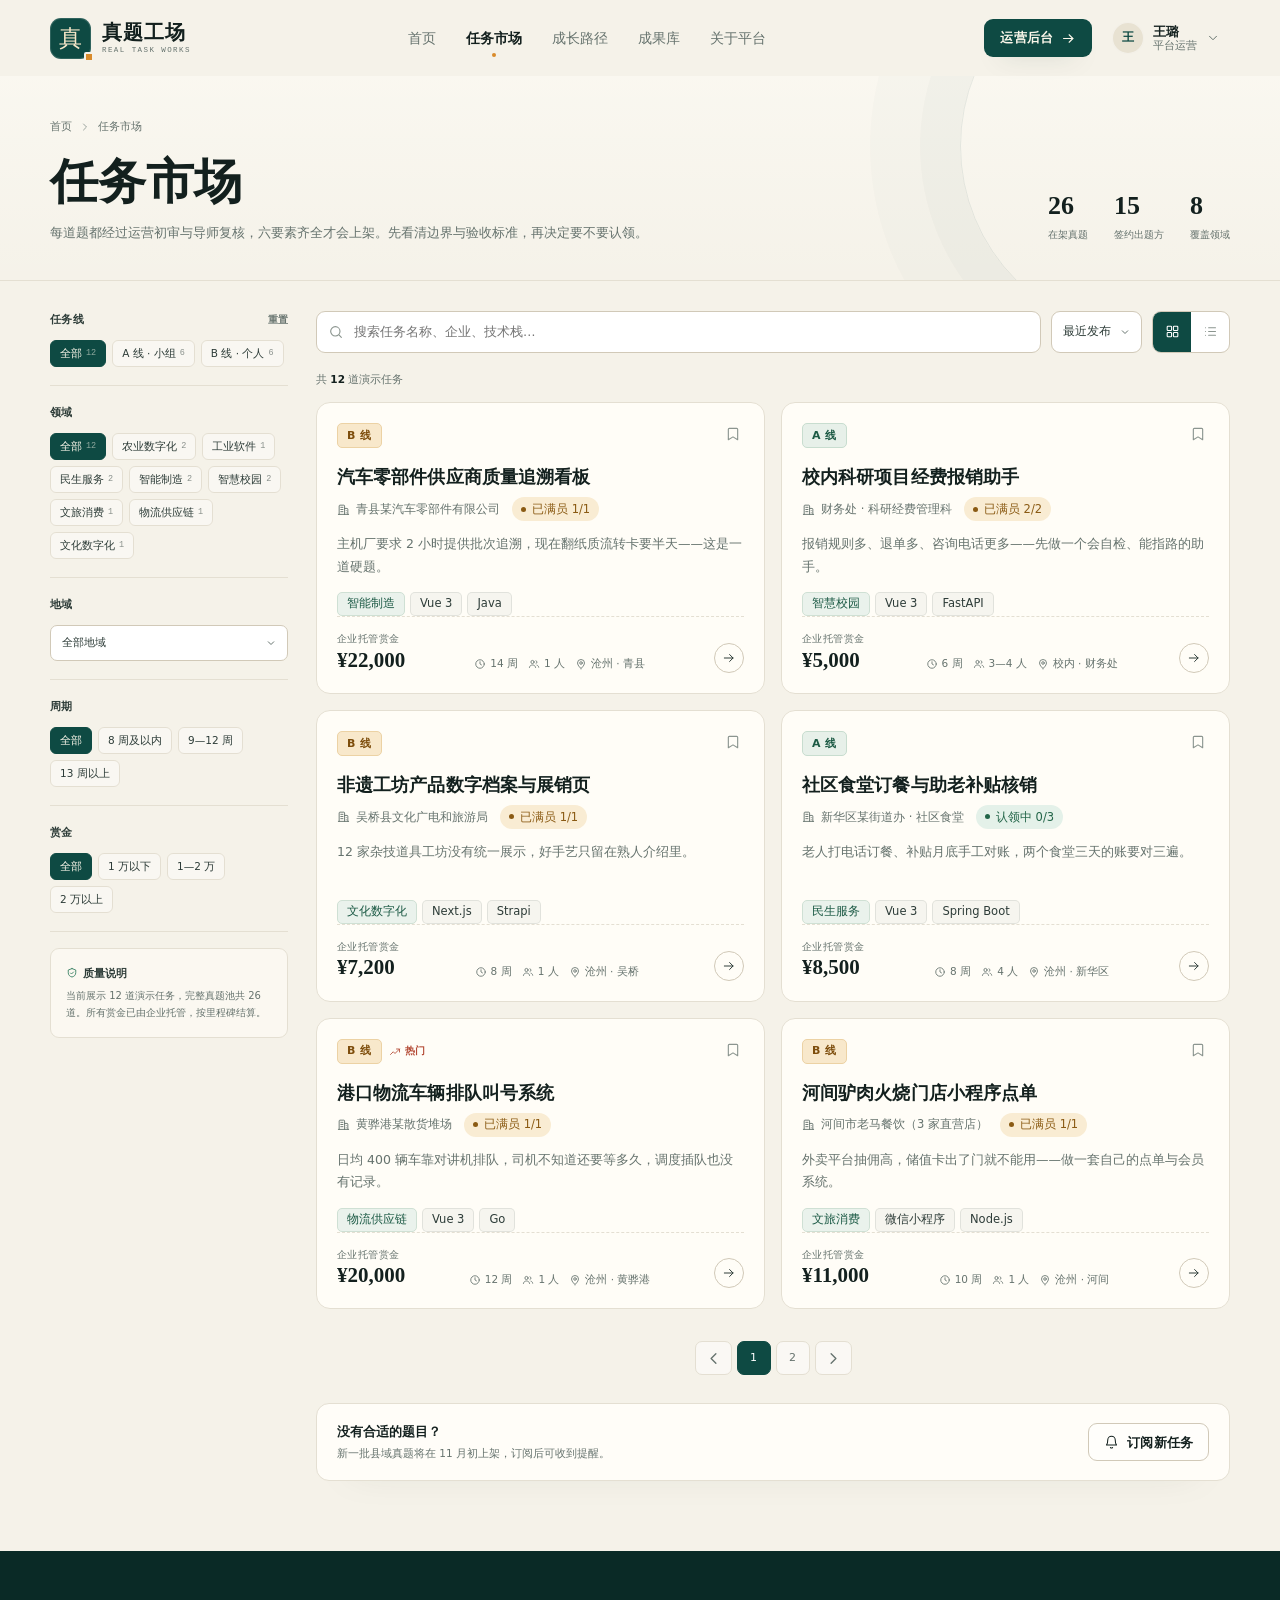
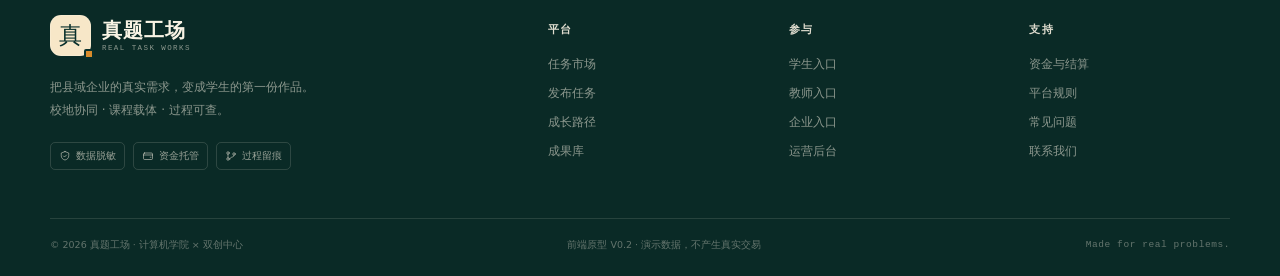
<file: tasks.html>
<!DOCTYPE html>
<html lang="zh-CN">
<head>
<meta charset="utf-8">
<meta name="viewport" content="width=device-width, initial-scale=1">
<title>任务市场 · 真题工场</title>
<meta name="description" content="浏览来自县域企业与校内部门的真实任务，按任务线、领域、地域、周期与赏金筛选。">
<link rel="icon" href="assets/favicon.svg" type="image/svg+xml">
<link rel="stylesheet" href="assets/css/style.css">
</head>
<body>
<script src="assets/js/icons.js"></script>
<div id="siteHeader"></div>

<main>
  <section class="page-hero">
    <div class="container">
      <div class="breadcrumb">
        <a href="index.html">首页</a>
        <svg class="ic" aria-hidden="true"><use href="#i-chevron-right"></use></svg>
        <span>任务市场</span>
      </div>
      <div class="page-hero-row">
        <div>
          <h1>任务市场</h1>
          <p>每道题都经过运营初审与导师复核，六要素齐全才会上架。先看清边界与验收标准，再决定要不要认领。</p>
        </div>
        <div class="page-hero-stats">
          <div><b>26</b><span>在架真题</span></div>
          <div><b>15</b><span>签约出题方</span></div>
          <div><b>8</b><span>覆盖领域</span></div>
        </div>
      </div>
    </div>
  </section>

  <div class="container">
    <div class="recruit-banner" id="recruitBanner" hidden>
      <div class="recruit-banner-main">
        <span class="status-pill green">正在招募</span>
        <div><b>当前显示可申请项目</b><span>已满员或暂停招募的任务默认隐藏，方便直接认领。</span></div>
      </div>
      <a class="btn btn-ghost btn-sm" href="tasks.html">查看全部在架真题</a>
    </div>
  </div>

  <div class="container market-layout">
    <aside class="filter-panel" id="filterPanel">
      <div class="filter-block">
        <div class="filter-title"><span>任务线</span><button class="reset" type="button" id="resetFilters">重置</button></div>
        <div class="filter-chips" id="lineChips"></div>
      </div>
      <div class="filter-block">
        <div class="filter-title"><span>领域</span></div>
        <div class="filter-chips" id="domainChips"></div>
      </div>
      <div class="filter-block">
        <div class="filter-title"><span>地域</span></div>
        <select class="select select-sm" id="regionSelect" style="width:100%;height:36px;font-size:10.5px;border-radius:7px">
          <option value="all">全部地域</option>
        </select>
      </div>
      <div class="filter-block">
        <div class="filter-title"><span>周期</span></div>
        <div class="filter-chips" id="cycleChips"></div>
      </div>
      <div class="filter-block">
        <div class="filter-title"><span>赏金</span></div>
        <div class="filter-chips" id="budgetChips"></div>
      </div>
      <div class="filter-note">
        <b><svg class="ic" aria-hidden="true"><use href="#i-shield"></use></svg> 质量说明</b>
        当前展示 12 道演示任务，完整真题池共 26 道。所有赏金已由企业托管，按里程碑结算。
      </div>
    </aside>

    <section class="market-main" aria-label="任务列表">
      <div class="market-toolbar">
        <button class="filter-toggle" type="button" id="filterToggle">
          <svg class="ic" style="width:14px;height:14px" aria-hidden="true"><use href="#i-filter"></use></svg>
          筛选
        </button>
        <div class="search-box">
          <svg class="ic" aria-hidden="true"><use href="#i-search"></use></svg>
          <input type="search" id="searchInput" placeholder="搜索任务名称、企业、技术栈…" aria-label="搜索任务">
        </div>
        <select class="select-sm" id="sortSelect" aria-label="排序">
          <option value="latest">最近发布</option>
          <option value="budget">赏金最高</option>
          <option value="cycle">周期最短</option>
          <option value="hot">最热门</option>
        </select>
        <div class="view-toggle" role="group" aria-label="视图切换">
          <button type="button" class="is-active" data-view="grid" aria-label="网格视图" aria-pressed="true">
            <svg class="ic" aria-hidden="true"><use href="#i-grid"></use></svg>
          </button>
          <button type="button" data-view="list" aria-label="列表视图" aria-pressed="false">
            <svg class="ic" aria-hidden="true"><use href="#i-list"></use></svg>
          </button>
        </div>
      </div>

      <div class="result-line">
        <span>共 <b id="resultCount">12</b> 道<span id="resultKind">演示任务</span> <span id="resultQuery"></span></span>
        <div class="active-filters" id="activeFilters"></div>
      </div>

      <div class="market-grid" id="taskGrid"></div>
      <div class="empty-state" id="emptyState">
        <svg class="ic" aria-hidden="true"><use href="#i-search"></use></svg>
        <b>没有找到符合条件的任务</b>
        <p>试试放宽筛选条件，或清空关键词。</p>
        <button class="btn btn-ghost btn-sm" type="button" id="emptyReset" style="margin-top:14px">清空筛选</button>
      </div>

      <div class="pagination" id="pagination"></div>

      <div class="panel" style="margin-top:28px;padding:18px 20px;display:flex;align-items:center;justify-content:space-between;gap:16px;flex-wrap:wrap">
        <div>
          <div style="font-size:12.5px;font-weight:600">没有合适的题目？</div>
          <div style="font-size:10.5px;color:var(--muted);margin-top:2px">新一批县域真题将在 11 月初上架，订阅后可收到提醒。</div>
        </div>
        <button class="btn btn-ghost btn-sm" type="button" data-toast="已订阅新任务提醒（演示）" data-toast-type="success">
          <svg class="ic" aria-hidden="true"><use href="#i-bell"></use></svg>
          订阅新任务
        </button>
      </div>
    </section>
  </div>
</main>

<div id="siteFooter"></div>
<script src="assets/js/data.js"></script>
<script src="assets/js/app.js"></script>
<script>
(function () {
  RTW.initChrome('tasks');

  var tasks = (window.RTW_DATA.tasks || []).slice();
  var state = {
    line: 'all',
    domain: 'all',
    region: 'all',
    cycle: 'all',
    budget: 'all',
    q: (RTW.param('q') || '').trim(),
    mode: RTW.param('mode') === 'recruit' ? 'recruit' : 'all',
    sort: 'latest',
    view: 'grid',
    page: 1,
    perPage: 6
  };
  var lineParam = RTW.param('line');
  if (lineParam === 'A' || lineParam === 'B') state.line = lineParam;
  RTW.qs('#recruitBanner').hidden = state.mode !== 'recruit';

  var lineDefs = [
    { key: 'all', label: '全部' },
    { key: 'A', label: 'A 线 · 小组' },
    { key: 'B', label: 'B 线 · 个人' }
  ];
  var domainDefs = [{ key: 'all', label: '全部' }].concat(Array.from(new Set(tasks.map(function (t) { return t.domain; }))).map(function (d) { return { key: d, label: d }; }));
  var cycleDefs = [
    { key: 'all', label: '全部' },
    { key: 'short', label: '8 周及以内' },
    { key: 'mid', label: '9—12 周' },
    { key: 'long', label: '13 周以上' }
  ];
  var budgetDefs = [
    { key: 'all', label: '全部' },
    { key: 'low', label: '1 万以下' },
    { key: 'mid', label: '1—2 万' },
    { key: 'high', label: '2 万以上' }
  ];

  function countLine(key) {
    return key === 'all' ? tasks.length : tasks.filter(function (t) { return t.line === key; }).length;
  }
  function countDomain(key) {
    return key === 'all' ? tasks.length : tasks.filter(function (t) { return t.domain === key; }).length;
  }

  function chip(label, count, active, attr, value) {
    return '<button class="chip ' + (active ? 'is-active' : '') + '" type="button" ' + attr + '="' + value + '">' + label + (count != null ? '<span class="count">' + count + '</span>' : '') + '</button>';
  }

  function renderFilters() {
    RTW.qs('#lineChips').innerHTML = lineDefs.map(function (d) {
      return chip(d.label, countLine(d.key), state.line === d.key, 'data-line', d.key);
    }).join('');
    RTW.qs('#domainChips').innerHTML = domainDefs.map(function (d) {
      return chip(d.label, countDomain(d.key), state.domain === d.key, 'data-domain', d.key);
    }).join('');
    RTW.qs('#cycleChips').innerHTML = cycleDefs.map(function (d) {
      return chip(d.label, null, state.cycle === d.key, 'data-cycle', d.key);
    }).join('');
    RTW.qs('#budgetChips').innerHTML = budgetDefs.map(function (d) {
      return chip(d.label, null, state.budget === d.key, 'data-budget', d.key);
    }).join('');

    var regions = Array.from(new Set(tasks.map(function (t) { return t.region; })));
    var select = RTW.qs('#regionSelect');
    select.innerHTML = '<option value="all">全部地域</option>' + regions.map(function (r) {
      return '<option value="' + r + '"' + (state.region === r ? ' selected' : '') + '>' + r + '</option>';
    }).join('');

    RTW.qsa('[data-line]').forEach(function (b) {
      b.addEventListener('click', function () { state.line = b.getAttribute('data-line'); state.page = 1; render(); });
    });
    RTW.qsa('[data-domain]').forEach(function (b) {
      b.addEventListener('click', function () { state.domain = b.getAttribute('data-domain'); state.page = 1; render(); });
    });
    RTW.qsa('[data-cycle]').forEach(function (b) {
      b.addEventListener('click', function () { state.cycle = b.getAttribute('data-cycle'); state.page = 1; render(); });
    });
    RTW.qsa('[data-budget]').forEach(function (b) {
      b.addEventListener('click', function () { state.budget = b.getAttribute('data-budget'); state.page = 1; render(); });
    });
  }

  function parseWeeks(str) {
    var m = String(str).match(/(\d+)/);
    return m ? Number(m[1]) : 0;
  }

  function filtered() {
    var q = state.q.toLowerCase();
    return tasks.filter(function (t) {
      if (state.mode === 'recruit' && (t.claimed >= t.slots || t.status !== 'open')) return false;
      if (state.line !== 'all' && t.line !== state.line) return false;
      if (state.domain !== 'all' && t.domain !== state.domain) return false;
      if (state.region !== 'all' && t.region !== state.region) return false;
      var weeks = parseWeeks(t.cycle);
      if (state.cycle === 'short' && weeks > 8) return false;
      if (state.cycle === 'mid' && (weeks < 9 || weeks > 12)) return false;
      if (state.cycle === 'long' && weeks < 13) return false;
      if (state.budget === 'low' && t.budget >= 10000) return false;
      if (state.budget === 'mid' && (t.budget < 10000 || t.budget > 20000)) return false;
      if (state.budget === 'high' && t.budget <= 20000) return false;
      if (q) {
        var hay = [t.title, t.org, t.summary, t.domain, t.region, t.tech.join(' ')].join(' ').toLowerCase();
        if (hay.indexOf(q) === -1) return false;
      }
      return true;
    }).sort(function (a, b) {
      if (state.sort === 'budget') return b.budget - a.budget;
      if (state.sort === 'cycle') return parseWeeks(a.cycle) - parseWeeks(b.cycle);
      if (state.sort === 'hot') return (b.hot ? 1 : 0) - (a.hot ? 1 : 0) || b.applications - a.applications;
      return String(b.published).localeCompare(String(a.published));
    });
  }

  function applyBookmark(html, id) {
    if (RTW.getBookmarks().indexOf(id) > -1) {
      return html.replace('class="bm-btn"', 'class="bm-btn is-on"').replace('aria-pressed="false"', 'aria-pressed="true"');
    }
    return html;
  }

  function cardHTML(t) {
    var full = t.claimed >= t.slots;
    var status = full ? '已满员' : RTW.statusText(t.status);
    var html = '<article class="task-card">' +
      '<div class="task-card-top"><div class="left">' +
        '<span class="line-badge line-' + t.line + '">' + RTW.lineShort(t.line) + '</span>' +
        (t.hot ? '<span class="task-flag">' + RTW.icon('trend') + '热门</span>' : '') +
      '</div>' +
      '<button class="bm-btn" type="button" data-bookmark="' + t.id + '" aria-label="收藏任务" aria-pressed="false">' + RTW.icon('bookmark') + '</button></div>' +
      '<div class="task-main">' +
        '<h3><a href="task.html?id=' + t.id + '">' + t.title + '</a></h3>' +
        '<div class="task-org">' + RTW.icon('building') + t.org + '<span class="status-pill ' + (full ? 'amber' : 'green') + '" style="margin-left:6px">' + status + ' ' + t.claimed + '/' + t.slots + '</span></div>' +
        '<p class="task-summary">' + t.summary + '</p>' +
        '<div class="task-tags"><span class="tag tag-pine">' + t.domain + '</span>' + t.tech.slice(0, 2).map(function (x) { return '<span class="tag">' + x + '</span>'; }).join('') + '</div>' +
      '</div>' +
      '<div class="task-foot">' +
        '<div class="task-price"><small>企业托管赏金</small><b>' + RTW.money(t.budget) + '</b></div>' +
        '<div class="task-meta">' +
          '<span>' + RTW.icon('clock') + t.cycle + '</span>' +
          '<span>' + RTW.icon('users') + t.teamSize + '</span>' +
          '<span>' + RTW.icon('map-pin') + t.region + '</span>' +
        '</div>' +
        '<a class="go" href="task.html?id=' + t.id + '" aria-label="查看任务详情">' + RTW.icon('arrow-right') + '</a>' +
      '</div>' +
    '</article>';
    return applyBookmark(html, t.id);
  }

  function renderActive() {
    var parts = [];
    if (state.line !== 'all') parts.push({ k: 'line', label: state.line === 'A' ? 'A 线' : 'B 线' });
    if (state.domain !== 'all') parts.push({ k: 'domain', label: state.domain });
    if (state.region !== 'all') parts.push({ k: 'region', label: state.region });
    if (state.cycle !== 'all') parts.push({ k: 'cycle', label: cycleDefs.filter(function (d) { return d.key === state.cycle; })[0].label });
    if (state.budget !== 'all') parts.push({ k: 'budget', label: budgetDefs.filter(function (d) { return d.key === state.budget; })[0].label });
    RTW.qs('#activeFilters').innerHTML = parts.map(function (p) {
      return '<span class="active-filter">' + p.label + '<button type="button" data-clear="' + p.k + '" aria-label="移除筛选">' + RTW.icon('close') + '</button></span>';
    }).join('');
    RTW.qsa('[data-clear]').forEach(function (b) {
      b.addEventListener('click', function () {
        state[b.getAttribute('data-clear')] = 'all';
        state.page = 1;
        render();
      });
    });
  }

  function renderPagination(total) {
    var pages = Math.max(1, Math.ceil(total / state.perPage));
    if (pages <= 1) { RTW.qs('#pagination').innerHTML = ''; return; }
    var html = '';
    html += '<button type="button" data-page="' + Math.max(1, state.page - 1) + '" aria-label="上一页">' + RTW.icon('chevron-left') + '</button>';
    for (var i = 1; i <= pages; i += 1) {
      html += '<button type="button" class="' + (i === state.page ? 'is-active' : '') + '" data-page="' + i + '">' + i + '</button>';
    }
    html += '<button type="button" data-page="' + Math.min(pages, state.page + 1) + '" aria-label="下一页">' + RTW.icon('chevron-right') + '</button>';
    RTW.qs('#pagination').innerHTML = html;
    RTW.qsa('[data-page]').forEach(function (b) {
      b.addEventListener('click', function () {
        state.page = Number(b.getAttribute('data-page'));
        render();
        var top = RTW.qs('.market-main').getBoundingClientRect().top + window.scrollY - 100;
        window.scrollTo({ top: top, behavior: 'smooth' });
      });
    });
  }

  function render() {
    var list = filtered();
    var totalPages = Math.max(1, Math.ceil(list.length / state.perPage));
    if (state.page > totalPages) state.page = totalPages;
    var pageList = list.slice((state.page - 1) * state.perPage, state.page * state.perPage);

    RTW.qs('#resultCount').textContent = list.length;
    RTW.qs('#resultKind').textContent = state.mode === 'recruit' ? '可申请项目' : '演示任务';
    RTW.qs('#resultQuery').textContent = state.q ? '· 关键词「' + state.q + '」' : '';
    RTW.qs('#taskGrid').className = state.view === 'list' ? 'market-list' : 'market-grid';
    RTW.qs('#taskGrid').innerHTML = pageList.map(cardHTML).join('');
    RTW.qs('#emptyState').classList.toggle('is-on', list.length === 0);
    RTW.qs('#taskGrid').style.display = list.length === 0 ? 'none' : '';
    renderActive();
    renderPagination(list.length);
    renderFilters();
    RTW.applyLinkPolicy();
  }

  /* 事件 */
  var searchTimer;
  RTW.qs('#searchInput').addEventListener('input', function (e) {
    clearTimeout(searchTimer);
    var val = e.target.value;
    searchTimer = setTimeout(function () {
      state.q = val.trim();
      state.page = 1;
      render();
    }, 180);
  });
  RTW.qs('#sortSelect').addEventListener('change', function (e) {
    state.sort = e.target.value;
    state.page = 1;
    render();
  });
  RTW.qsa('[data-view]').forEach(function (b) {
    b.addEventListener('click', function () {
      state.view = b.getAttribute('data-view');
      RTW.qsa('[data-view]').forEach(function (x) {
        var on = x === b;
        x.classList.toggle('is-active', on);
        x.setAttribute('aria-pressed', on ? 'true' : 'false');
      });
      render();
    });
  });
  RTW.qs('#regionSelect').addEventListener('change', function (e) {
    state.region = e.target.value;
    state.page = 1;
    render();
  });
  RTW.qs('#resetFilters').addEventListener('click', function () {
    state.line = 'all'; state.domain = 'all'; state.region = 'all'; state.cycle = 'all'; state.budget = 'all'; state.q = '';
    state.page = 1;
    RTW.qs('#searchInput').value = '';
    render();
  });
  RTW.qs('#filterToggle').addEventListener('click', function () {
    RTW.qs('#filterPanel').classList.toggle('is-open');
  });
  RTW.qs('#emptyReset').addEventListener('click', function () {
    if (state.mode === 'recruit') {
      window.location.href = 'tasks.html';
      return;
    }
    RTW.qs('#resetFilters').click();
  });

  RTW.qs('#searchInput').value = state.q;
  if (state.q) RTW.qs('#resultQuery').textContent = '· 关键词「' + state.q + '」';
  render();
  RTW.initUI();
})();
</script>
</body>
</html>
</file>
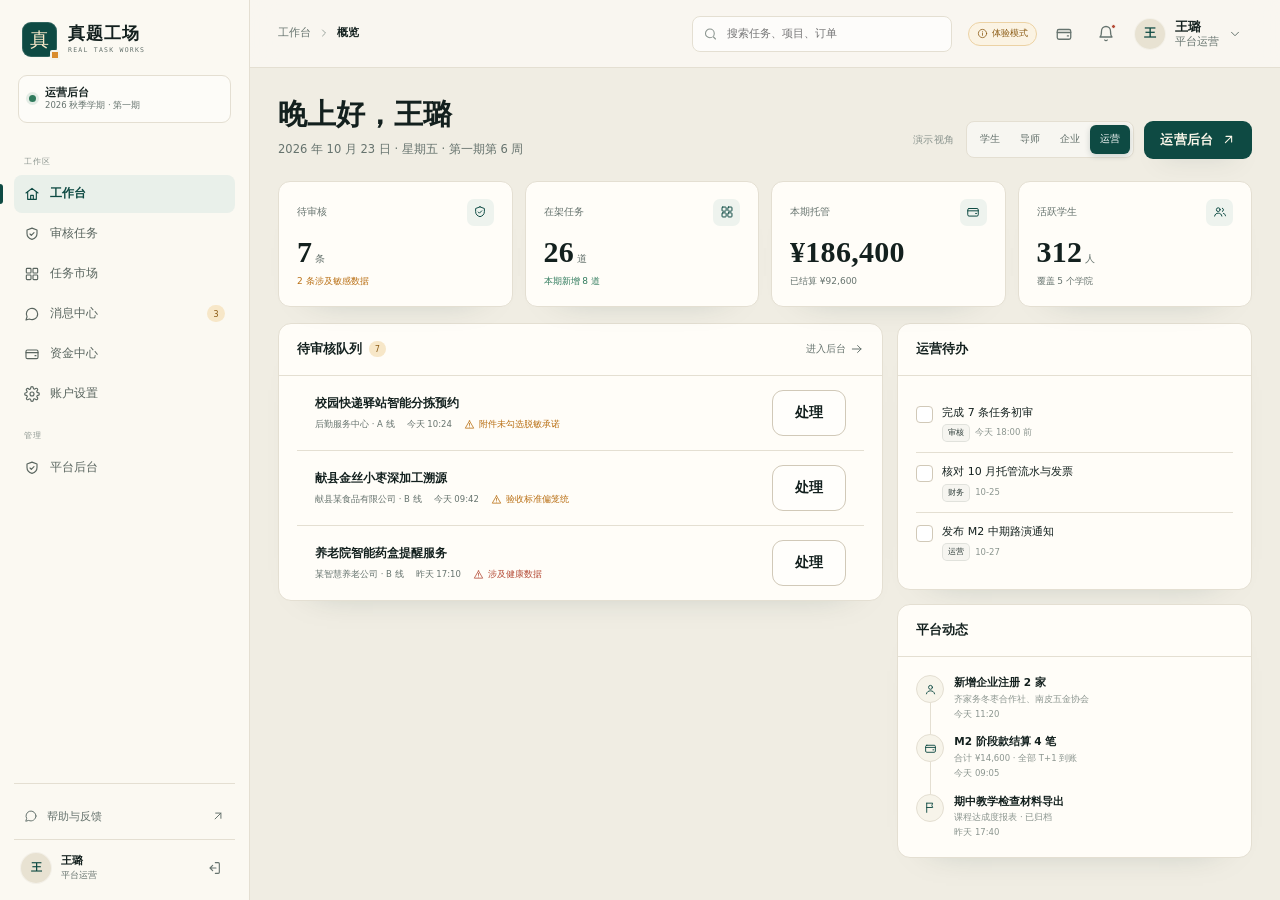
<file: workspace.html>
<!DOCTYPE html>
<html lang="zh-CN">
<head>
<meta charset="utf-8">
<meta name="viewport" content="width=device-width, initial-scale=1">
<title>工作台 · 真题工场</title>
<meta name="description" content="学生、导师、企业与运营的项目工作台。">
<link rel="icon" href="assets/favicon.svg" type="image/svg+xml">
<link rel="stylesheet" href="assets/css/style.css">
</head>
<body class="app-body">
<script src="assets/js/icons.js"></script>

<div class="app-shell">
  <div class="sidebar-scrim" data-sidebar-close></div>
  <aside class="app-sidebar" id="appSidebar"></aside>
  <div class="app-main">
    <header class="app-topbar" id="appTopbar"></header>
    <main class="page-body">
      <div class="page-head">
        <div>
          <h1 id="pageTitle">下午好，林知远</h1>
          <div class="sub" id="pageSub">2026 年 10 月 23 日 · 星期五 · 第一期第 6 周</div>
        </div>
        <div class="page-head-actions">
          <span class="page-date" style="margin-right:2px">演示视角</span>
          <div class="segmented" id="roleSwitch" aria-label="切换演示角色">
            <button class="seg-btn is-active" type="button" data-role-switch="student">学生</button>
            <button class="seg-btn" type="button" data-role-switch="mentor">导师</button>
            <button class="seg-btn" type="button" data-role-switch="enterprise">企业</button>
            <button class="seg-btn" type="button" data-role-switch="admin">运营</button>
          </div>
          <span id="primaryAction"></span>
        </div>
      </div>

      <!-- 概览 -->
      <section data-view-panel="overview">
        <!-- 学生 -->
        <div class="role-view is-active" data-role-view="student">
          <div class="kpi-grid">
            <div class="kpi-card"><div class="kpi-top"><span class="kpi-label">进行中项目</span><span class="kpi-ic"><svg class="ic"><use href="#i-layers"></use></svg></span></div><div class="kpi-value">1<small>个 · B 线</small></div><div class="kpi-foot"><span>第 6 周 / 共 12 周</span></div></div>
            <div class="kpi-card"><div class="kpi-top"><span class="kpi-label">里程碑完成</span><span class="kpi-ic"><svg class="ic"><use href="#i-target"></use></svg></span></div><div class="kpi-value">2<small>/ 5</small></div><div class="kpi-foot"><span class="warn">M2 中期 MVP 进行中</span></div></div>
            <div class="kpi-card"><div class="kpi-top"><span class="kpi-label">本期已结算</span><span class="kpi-ic"><svg class="ic"><use href="#i-wallet"></use></svg></span></div><div class="kpi-value">¥3,200</div><div class="kpi-foot"><span class="up">累计 ¥8,650 · 免手续费</span></div></div>
            <div class="kpi-card"><div class="kpi-top"><span class="kpi-label">学生信用分</span><span class="kpi-ic"><svg class="ic"><use href="#i-award"></use></svg></span></div><div class="kpi-value">96<small>优秀</small></div><div class="kpi-foot"><span class="up">超过 88% 的同学</span></div></div>
          </div>

          <div class="workspace-grid">
            <div>
              <div class="panel project-card" id="project">
                <div class="project-top">
                  <div>
                    <div class="flex gap-8">
                      <span class="line-badge line-B">B 线 · 个人毕设</span>
                      <span class="status-pill green">进行中</span>
                      <span class="tag">导师 周明远</span>
                    </div>
                    <h2>化工园区设备巡检台账系统</h2>
                    <div class="project-org">渤海新区某化工科技有限公司 · 企业对接人 张海宁 · RT-2609-021</div>
                  </div>
                  <div class="project-people">
                    <div class="avatar-stack">
                      <span class="avatar">林</span><span class="avatar">陈</span><span class="avatar">赵</span><span class="avatar">孙</span>
                    </div>
                    <small>4 人协作</small>
                  </div>
                </div>
                <div class="project-progress">
                  <div class="progress-head"><span>整体进度</span><b>40%</b></div>
                  <div class="progress-track"><i style="width:40%"></i></div>
                </div>
                <div class="mile-stepper">
                  <div class="mile done"><span class="mile-dot">M0</span><span class="mile-label">立项开题</span><span class="mile-date">09.22</span></div>
                  <div class="mile done"><span class="mile-dot">M1</span><span class="mile-label">需求评审</span><span class="mile-date">10.08</span></div>
                  <div class="mile active"><span class="mile-dot">M2</span><span class="mile-label">中期 MVP</span><span class="mile-date">10.31</span></div>
                  <div class="mile"><span class="mile-dot">M3</span><span class="mile-label">公测交付</span><span class="mile-date">11.21</span></div>
                  <div class="mile"><span class="mile-dot">M4</span><span class="mile-label">答辩验收</span><span class="mile-date">12.12</span></div>
                </div>
                <div class="project-foot">
                  <div class="note"><svg class="ic"><use href="#i-clock"></use></svg>M2 中期 MVP · 距截止 5 天 · 导师已评注 1 次</div>
                  <div class="project-actions">
                    <button class="btn btn-ghost btn-sm" type="button" data-view-jump="projects">项目档案</button>
                    <button class="btn btn-primary btn-sm" type="button" data-modal-open="submitModal">提交 M2 交付物</button>
                  </div>
                </div>
              </div>

              <div class="panel" style="margin-top:14px">
                <div class="panel-head">
                  <div class="panel-title">待办清单 <span class="count">4</span></div>
                  <button class="more" type="button" data-toast="演示环境：已展示全部待办">查看全部 <svg class="ic tiny"><use href="#i-arrow-right"></use></svg></button>
                </div>
                <div class="panel-body" style="padding-top:4px;padding-bottom:8px">
                  <div class="todo-item" data-todo>
                    <button class="todo-check" type="button" aria-label="完成待办"><svg class="ic"><use href="#i-check"></use></svg></button>
                    <div class="todo-text">提交 M2 中期 MVP 演示视频（8 分钟）<div class="todo-meta"><span class="tag">里程碑</span><span>截止 10-31</span></div></div>
                  </div>
                  <div class="todo-item" data-todo>
                    <button class="todo-check" type="button" aria-label="完成待办"><svg class="ic"><use href="#i-check"></use></svg></button>
                    <div class="todo-text">补充离线补传的异常处理说明<div class="todo-meta"><span class="tag">交付物</span><span>截止 10-27</span></div></div>
                  </div>
                  <div class="todo-item" data-todo>
                    <button class="todo-check" type="button" aria-label="完成待办"><svg class="ic"><use href="#i-check"></use></svg></button>
                    <div class="todo-text">更新《AI 使用过程记录表》v1.2<div class="todo-meta"><span class="tag">过程材料</span><span>截止 10-28</span></div></div>
                  </div>
                  <div class="todo-item done" data-todo>
                    <button class="todo-check" type="button" aria-label="完成待办"><svg class="ic"><use href="#i-check"></use></svg></button>
                    <div class="todo-text">与张海宁确认平板型号与系统版本<div class="todo-meta"><span class="tag">对接</span><span>已完成</span></div></div>
                  </div>
                </div>
              </div>
            </div>

            <div>
              <div class="panel">
                <div class="panel-head">
                  <div class="panel-title">动态与过程留痕</div>
                  <a class="more" href="#" data-toast="演示环境：项目档案包含完整 Git、文档与验收记录">项目档案 <svg class="ic tiny"><use href="#i-arrow-up-right"></use></svg></a>
                </div>
                <div class="panel-body">
                  <div class="activity-item"><span class="activity-ic"><svg class="ic"><use href="#i-git"></use></svg></span><div><b>Git 提交 12 次</b><small>feat: 离线巡检队列与补传重试</small><small>今天 10:24</small></div></div>
                  <div class="activity-item"><span class="activity-ic"><svg class="ic"><use href="#i-file"></use></svg></span><div><b>文档库更新 v1.3</b><small>《异常闭环流程图》· 陈一鸣</small><small>昨天 18:02</small></div></div>
                  <div class="activity-item"><span class="activity-ic"><svg class="ic"><use href="#i-shield"></use></svg></span><div><b>导师评注通过</b><small>周明远：需求边界清楚，继续推进</small><small>昨天 16:40</small></div></div>
                  <div class="activity-item"><span class="activity-ic"><svg class="ic"><use href="#i-wallet"></use></svg></span><div><b>M1 阶段款已结算</b><small>¥3,200 · 招商银行 •••• 4821</small><small>10-10 14:20</small></div></div>
                </div>
              </div>
              <div class="mini-fund">
                <div><small>可提现余额</small><b>¥2,400</b><small>待结算 ¥4,800</small></div>
                <a class="btn btn-light" href="payment.html?tab=wallet">资金中心</a>
              </div>
              <div class="panel" style="margin-top:14px">
                <div class="panel-head">
                  <div class="panel-title">推荐真题</div>
                  <a class="more" href="tasks.html">更多 <svg class="ic tiny"><use href="#i-arrow-right"></use></svg></a>
                </div>
                <div class="panel-body" style="padding-top:6px;padding-bottom:8px">
                  <a class="similar-item" href="task.html?id=RT-2609-053"><div><b>汽车零部件供应商质量追溯看板</b><small>B 线 · ¥22,000 · 14 周</small></div><svg class="ic"><use href="#i-arrow-up-right"></use></svg></a>
                  <a class="similar-item" href="task.html?id=RT-2609-036"><div><b>港口物流车辆排队叫号系统</b><small>B 线 · ¥20,000 · 12 周</small></div><svg class="ic"><use href="#i-arrow-up-right"></use></svg></a>
                </div>
              </div>
            </div>
          </div>
        </div>

        <!-- 导师 -->
        <div class="role-view" data-role-view="mentor">
          <div class="kpi-grid">
            <div class="kpi-card"><div class="kpi-top"><span class="kpi-label">指导学生</span><span class="kpi-ic"><svg class="ic"><use href="#i-users"></use></svg></span></div><div class="kpi-value">6<small>人</small></div><div class="kpi-foot"><span>2 个小组 / 4 名个人</span></div></div>
            <div class="kpi-card"><div class="kpi-top"><span class="kpi-label">待评审</span><span class="kpi-ic"><svg class="ic"><use href="#i-shield"></use></svg></span></div><div class="kpi-value">3<small>项</small></div><div class="kpi-foot"><span class="warn">最近提交 2 小时前</span></div></div>
            <div class="kpi-card"><div class="kpi-top"><span class="kpi-label">风险预警</span><span class="kpi-ic"><svg class="ic"><use href="#i-alert"></use></svg></span></div><div class="kpi-value">1<small>项</small></div><div class="kpi-foot"><span class="warn">沉默 5 天 · 需约谈</span></div></div>
            <div class="kpi-card"><div class="kpi-top"><span class="kpi-label">本周评注</span><span class="kpi-ic"><svg class="ic"><use href="#i-message"></use></svg></span></div><div class="kpi-value">12<small>条</small></div><div class="kpi-foot"><span class="up">较上周 +4</span></div></div>
          </div>

          <div class="workspace-grid">
            <div>
              <div class="panel" id="review">
                <div class="panel-head">
                  <div class="panel-title">待评审任务 <span class="count">3</span></div>
                  <a class="more" href="workspace.html#projects">全部评审 <svg class="ic tiny"><use href="#i-arrow-right"></use></svg></a>
                </div>
                <div class="review-list" style="padding:0 18px">
                  <div class="review-row" data-review-row>
                    <span class="avatar">张</span>
                    <div class="review-main"><b>冬枣合作社产销对接小程序 · M2 中期 MVP</b><div class="review-meta"><span>张一鸣 · A 线 4 人组</span><span>提交于 2 小时前</span><span>4 个交付物</span></div></div>
                    <div class="review-actions"><button class="btn btn-ghost" type="button" data-review="back">退回</button><button class="btn btn-primary" type="button" data-review="pass">通过</button></div>
                  </div>
                  <div class="review-row" data-review-row>
                    <span class="avatar">王</span>
                    <div class="review-main"><b>县域养老机构照护记录平台 · M1 需求评审</b><div class="review-meta"><span>王思远 · A 线 4 人组</span><span>提交于昨天 16:20</span><span>2 个交付物</span></div></div>
                    <div class="review-actions"><button class="btn btn-ghost" type="button" data-review="back">退回</button><button class="btn btn-primary" type="button" data-review="pass">通过</button></div>
                  </div>
                  <div class="review-row" data-review-row>
                    <span class="avatar">李</span>
                    <div class="review-main"><b>校园实验室预约系统 · M3 公测交付</b><div class="review-meta"><span>李可 · A 线 5 人组</span><span>提交于昨天 11:08</span><span>6 个交付物</span></div></div>
                    <div class="review-actions"><button class="btn btn-ghost" type="button" data-review="back">退回</button><button class="btn btn-primary" type="button" data-review="pass">通过</button></div>
                  </div>
                </div>
              </div>

              <div class="panel" style="margin-top:14px">
                <div class="panel-head"><div class="panel-title">学生进度</div><a class="more" href="#" data-toast="演示环境：已展示全部 6 名学生">全部 6 人 <svg class="ic tiny"><use href="#i-arrow-right"></use></svg></a></div>
                <div class="table-wrap">
                  <table class="data-table">
                    <thead><tr><th>学生</th><th>项目</th><th>当前节点</th><th>进度</th><th>状态</th></tr></thead>
                    <tbody>
                      <tr><td class="strong">林知远</td><td>化工巡检台账</td><td>M2 中期 MVP</td><td><div class="progress-track" style="width:90px;margin:0"><i style="width:40%"></i></div></td><td><span class="status-pill green">正常</span></td></tr>
                      <tr><td class="strong">张一鸣</td><td>冬枣产销小程序</td><td>M2 中期 MVP</td><td><div class="progress-track" style="width:90px;margin:0"><i style="width:38%"></i></div></td><td><span class="status-pill amber">待评审</span></td></tr>
                      <tr><td class="strong">王思远</td><td>养老照护平台</td><td>M1 需求评审</td><td><div class="progress-track" style="width:90px;margin:0"><i style="width:20%"></i></div></td><td><span class="status-pill amber">待评审</span></td></tr>
                      <tr><td class="strong">赵晓</td><td>盐碱地数据采集</td><td>M1 需求评审</td><td><div class="progress-track" style="width:90px;margin:0"><i style="width:16%"></i></div></td><td><span class="status-pill red">沉默 5 天</span></td></tr>
                      <tr><td class="strong">李可</td><td>实验室预约系统</td><td>M3 公测交付</td><td><div class="progress-track" style="width:90px;margin:0"><i style="width:72%"></i></div></td><td><span class="status-pill green">正常</span></td></tr>
                    </tbody>
                  </table>
                </div>
              </div>
            </div>

            <div>
              <div class="panel">
                <div class="panel-head"><div class="panel-title">风险预警 <span class="count">1</span></div></div>
                <div class="panel-body">
                  <div class="notice-box" style="border-color:#eed0c8;background:#fbf0ec;color:#8f3322">
                    <svg class="ic" style="color:var(--red)"><use href="#i-alert"></use></svg>
                    <span><b>赵晓 · 盐碱地数据采集</b><br>已连续 5 天无 Git 提交与文档更新，M1 截止还剩 3 天。<br><a href="#" data-toast="已发送约谈提醒（演示）" style="color:var(--red);border-bottom:1px solid currentColor">发送约谈提醒 →</a></span>
                  </div>
                  <div class="notice-box" style="margin-top:10px">
                    <svg class="ic"><use href="#i-clock"></use></svg>
                    <span><b>M2 评审窗口</b><br>本周五 17:00 前需完成 3 项评注，逾期将自动提醒。</span>
                  </div>
                </div>
              </div>
              <div class="panel" style="margin-top:14px">
                <div class="panel-head"><div class="panel-title">本周安排</div></div>
                <div class="panel-body">
                  <div class="activity-item"><span class="activity-ic"><svg class="ic"><use href="#i-calendar"></use></svg></span><div><b>周五 15:00 · M2 评审会</b><small>线上 · 冬枣小组 / 养老小组</small></div></div>
                  <div class="activity-item"><span class="activity-ic"><svg class="ic"><use href="#i-calendar"></use></svg></span><div><b>周五 19:00 · 毕设答疑</b><small>计算机学院 302 · 4 名学生</small></div></div>
                  <div class="activity-item"><span class="activity-ic"><svg class="ic"><use href="#i-calendar"></use></svg></span><div><b>周六 10:00 · 企业验收</b><small>化工园区 · 张海宁到场</small></div></div>
                </div>
              </div>
              <div class="panel" style="margin-top:14px">
                <div class="panel-head"><div class="panel-title">快捷入口</div></div>
                <div class="panel-body"><div class="quick-actions"><a class="quick-action" href="admin.html#review"><svg class="ic"><use href="#i-shield"></use></svg>任务复核</a><a class="quick-action" href="payment.html"><svg class="ic"><use href="#i-wallet"></use></svg>项目资金</a><a class="quick-action" href="tasks.html"><svg class="ic"><use href="#i-grid"></use></svg>任务市场</a><a class="quick-action" href="#" data-toast="演示环境：评分量表将在 V0.3 上线"><svg class="ic"><use href="#i-file"></use></svg>评分量表</a></div></div>
              </div>
            </div>
          </div>
        </div>

        <!-- 企业 -->
        <div class="role-view" data-role-view="enterprise">
          <div class="kpi-grid">
            <div class="kpi-card"><div class="kpi-top"><span class="kpi-label">在架任务</span><span class="kpi-ic"><svg class="ic"><use href="#i-briefcase"></use></svg></span></div><div class="kpi-value">2<small>道</small></div><div class="kpi-foot"><span>1 道待初审</span></div></div>
            <div class="kpi-card"><div class="kpi-top"><span class="kpi-label">待验收</span><span class="kpi-ic"><svg class="ic"><use href="#i-check-circle"></use></svg></span></div><div class="kpi-value">1<small>项</small></div><div class="kpi-foot"><span class="warn">M2 中期 MVP 已提交</span></div></div>
            <div class="kpi-card"><div class="kpi-top"><span class="kpi-label">托管资金</span><span class="kpi-ic"><svg class="ic"><use href="#i-wallet"></use></svg></span></div><div class="kpi-value">¥16,000</div><div class="kpi-foot"><span>已结算 ¥3,200</span></div></div>
            <div class="kpi-card"><div class="kpi-top"><span class="kpi-label">合作团队</span><span class="kpi-ic"><svg class="ic"><use href="#i-users"></use></svg></span></div><div class="kpi-value">3<small>个</small></div><div class="kpi-foot"><span class="up">验收平均 4.8 / 5</span></div></div>
          </div>

          <div class="workspace-grid">
            <div>
              <div class="panel">
                <div class="panel-head"><div class="panel-title">我的发布</div><a class="more" href="publish.html">发布新任务 <svg class="ic tiny"><use href="#i-plus"></use></svg></a></div>
                <div class="table-wrap">
                  <table class="data-table">
                    <thead><tr><th>任务</th><th>任务线</th><th>认领</th><th>当前进度</th><th>状态</th><th>操作</th></tr></thead>
                    <tbody>
                      <tr><td class="strong">化工园区设备巡检台账系统（二期）<span class="sub">RT-2609-021 · 12 周</span></td><td><span class="line-badge line-B">B 线</span></td><td>1 / 1</td><td>M2 中期 MVP · 40%</td><td><span class="status-pill green">进行中</span></td><td><a class="btn btn-ghost" href="task.html?id=RT-2609-021">查看</a></td></tr>
                      <tr><td class="strong">设备润滑管理台账（新）<span class="sub">RT-2610-061 · 待初审</span></td><td><span class="line-badge line-A">A 线</span></td><td>—</td><td>—</td><td><span class="status-pill amber">审核中</span></td><td><a class="btn btn-ghost" href="admin.html#review">进度</a></td></tr>
                    </tbody>
                  </table>
                </div>
              </div>

              <div class="panel" style="margin-top:14px">
                <div class="panel-head"><div class="panel-title">待你验收 · M2 中期 MVP</div><span class="status-pill amber">待处理</span></div>
                <div class="panel-body">
                  <div class="flex between" style="align-items:flex-start;gap:20px;flex-wrap:wrap">
                    <div>
                      <div style="font-size:13px;font-weight:600">化工园区设备巡检台账系统</div>
                      <div style="font-size:10px;color:var(--muted);margin-top:3px">林知远 · 提交于今天 09:40 · 含 4 个交付物</div>
                      <div class="flex gap-8" style="margin-top:10px;flex-wrap:wrap">
                        <span class="tag">部署地址</span><span class="tag">演示视频 8:12</span><span class="tag">源码仓库</span><span class="tag">测试报告</span>
                      </div>
                    </div>
                    <div class="flex gap-8">
                      <button class="btn btn-ghost btn-sm" type="button" data-toast="演示环境：交付物预览将在正式版接入" data-toast-type="info">查看交付物</button>
                      <button class="btn btn-primary btn-sm" type="button" data-accept>确认验收</button>
                    </div>
                  </div>
                  <div class="notice-box" style="margin-top:14px">
                    <svg class="ic"><use href="#i-info"></use></svg>
                    <span>验收通过后，系统将释放 M2 阶段款 <b>¥4,800</b> 至学生账户。若需整改，请在 5 个工作日内填写具体意见。</span>
                  </div>
                </div>
              </div>

              <div class="panel" style="margin-top:14px">
                <div class="panel-head"><div class="panel-title">近期交付节点</div><a class="more" href="payment.html?tab=bills">资金流水 <svg class="ic tiny"><use href="#i-arrow-right"></use></svg></a></div>
                <div class="table-wrap">
                  <table class="data-table">
                    <thead><tr><th>节点</th><th>金额</th><th>状态</th><th>日期</th></tr></thead>
                    <tbody>
                      <tr><td>M1 需求评审 · 20%</td><td class="num">¥3,200</td><td><span class="status-pill green">已结算</span></td><td>10-10</td></tr>
                      <tr><td>M2 中期 MVP · 30%</td><td class="num">¥4,800</td><td><span class="status-pill amber">待验收</span></td><td>10-31</td></tr>
                      <tr><td>M3 公测交付 · 30%</td><td class="num">¥4,800</td><td><span class="status-pill gray">未开始</span></td><td>11-21</td></tr>
                    </tbody>
                  </table>
                </div>
              </div>
            </div>

            <div>
              <div class="mini-fund"><div><small>托管账户余额</small><b>¥16,000</b><small>待释放 ¥12,800</small></div><a class="btn btn-light" href="payment.html">资金中心</a></div>
              <div class="panel" style="margin-top:14px">
                <div class="panel-head"><div class="panel-title">推荐合作团队</div><a class="more" href="tasks.html">更多 <svg class="ic tiny"><use href="#i-arrow-right"></use></svg></a></div>
                <div class="panel-body" style="padding-top:6px;padding-bottom:8px">
                  <a class="similar-item" href="#" data-toast="演示环境：团队主页将在 V0.3 上线"><span class="avatar">冬</span><div><b>冬枣小分队</b><small>A 线 · 4 人 · 信用 95 · 已完成 1 次验收</small></div><svg class="ic"><use href="#i-arrow-up-right"></use></svg></a>
                  <a class="similar-item" href="#" data-toast="演示环境：团队主页将在 V0.3 上线"><span class="avatar">码</span><div><b>码上助农</b><small>A 线 · 5 人 · 信用 92 · 擅长小程序</small></div><svg class="ic"><use href="#i-arrow-up-right"></use></svg></a>
                  <a class="similar-item" href="#" data-toast="演示环境：团队主页将在 V0.3 上线"><span class="avatar">林</span><div><b>林知远（个人）</b><small>B 线 · 信用 96 · Vue / FastAPI</small></div><svg class="ic"><use href="#i-arrow-up-right"></use></svg></a>
                </div>
              </div>
              <div class="panel" style="margin-top:14px">
                <div class="panel-head"><div class="panel-title">企业信用</div></div>
                <div class="panel-body">
                  <div class="flex between"><span style="font-size:10px;color:var(--muted)">出题方信用分</span><b style="font-family:var(--serif);font-size:26px">92</b></div>
                  <div class="progress-track"><i style="width:92%"></i></div>
                  <p style="font-size:9.5px;color:var(--muted);line-height:1.8;margin-top:10px">对接响应 48 小时内 · 验收完成率 100% · 学生反向评价 4.8/5。信用分将影响任务曝光优先级。</p>
                </div>
              </div>
            </div>
          </div>
        </div>

        <!-- 运营 -->
        <div class="role-view" data-role-view="admin">
          <div class="kpi-grid">
            <div class="kpi-card"><div class="kpi-top"><span class="kpi-label">待审核</span><span class="kpi-ic"><svg class="ic"><use href="#i-shield"></use></svg></span></div><div class="kpi-value">7<small>条</small></div><div class="kpi-foot"><span class="warn">2 条涉及敏感数据</span></div></div>
            <div class="kpi-card"><div class="kpi-top"><span class="kpi-label">在架任务</span><span class="kpi-ic"><svg class="ic"><use href="#i-grid"></use></svg></span></div><div class="kpi-value">26<small>道</small></div><div class="kpi-foot"><span class="up">本期新增 8 道</span></div></div>
            <div class="kpi-card"><div class="kpi-top"><span class="kpi-label">本期托管</span><span class="kpi-ic"><svg class="ic"><use href="#i-wallet"></use></svg></span></div><div class="kpi-value">¥186,400</div><div class="kpi-foot"><span>已结算 ¥92,600</span></div></div>
            <div class="kpi-card"><div class="kpi-top"><span class="kpi-label">活跃学生</span><span class="kpi-ic"><svg class="ic"><use href="#i-users"></use></svg></span></div><div class="kpi-value">312<small>人</small></div><div class="kpi-foot"><span>覆盖 5 个学院</span></div></div>
          </div>
          <div class="workspace-grid">
            <div class="panel">
              <div class="panel-head"><div class="panel-title">待审核队列 <span class="count">7</span></div><a class="more" href="admin.html#review">进入后台 <svg class="ic tiny"><use href="#i-arrow-right"></use></svg></a></div>
              <div class="review-list" style="padding:0 18px">
                <div class="review-row"><div class="review-main"><b>校园快递驿站智能分拣预约</b><div class="review-meta"><span>后勤服务中心 · A 线</span><span>今天 10:24</span><span class="review-risk warn"><svg class="ic"><use href="#i-alert"></use></svg>附件未勾选脱敏承诺</span></div></div><a class="btn btn-ghost" href="admin.html#review">处理</a></div>
                <div class="review-row"><div class="review-main"><b>献县金丝小枣深加工溯源</b><div class="review-meta"><span>献县某食品有限公司 · B 线</span><span>今天 09:42</span><span class="review-risk warn"><svg class="ic"><use href="#i-alert"></use></svg>验收标准偏笼统</span></div></div><a class="btn btn-ghost" href="admin.html#review">处理</a></div>
                <div class="review-row"><div class="review-main"><b>养老院智能药盒提醒服务</b><div class="review-meta"><span>某智慧养老公司 · B 线</span><span>昨天 17:10</span><span class="review-risk danger"><svg class="ic"><use href="#i-alert"></use></svg>涉及健康数据</span></div></div><a class="btn btn-ghost" href="admin.html#review">处理</a></div>
              </div>
            </div>
            <div>
              <div class="panel">
                <div class="panel-head"><div class="panel-title">运营待办</div></div>
                <div class="panel-body">
                  <div class="todo-item"><button class="todo-check" type="button"><svg class="ic"><use href="#i-check"></use></svg></button><div class="todo-text">完成 7 条任务初审<div class="todo-meta"><span class="tag">审核</span><span>今天 18:00 前</span></div></div></div>
                  <div class="todo-item"><button class="todo-check" type="button"><svg class="ic"><use href="#i-check"></use></svg></button><div class="todo-text">核对 10 月托管流水与发票<div class="todo-meta"><span class="tag">财务</span><span>10-25</span></div></div></div>
                  <div class="todo-item"><button class="todo-check" type="button"><svg class="ic"><use href="#i-check"></use></svg></button><div class="todo-text">发布 M2 中期路演通知<div class="todo-meta"><span class="tag">运营</span><span>10-27</span></div></div></div>
                </div>
              </div>
              <div class="panel" style="margin-top:14px">
                <div class="panel-head"><div class="panel-title">平台动态</div></div>
                <div class="panel-body">
                  <div class="activity-item"><span class="activity-ic"><svg class="ic"><use href="#i-user"></use></svg></span><div><b>新增企业注册 2 家</b><small>齐家务冬枣合作社、南皮五金协会</small><small>今天 11:20</small></div></div>
                  <div class="activity-item"><span class="activity-ic"><svg class="ic"><use href="#i-wallet"></use></svg></span><div><b>M2 阶段款结算 4 笔</b><small>合计 ¥14,600 · 全部 T+1 到账</small><small>今天 09:05</small></div></div>
                  <div class="activity-item"><span class="activity-ic"><svg class="ic"><use href="#i-flag"></use></svg></span><div><b>期中教学检查材料导出</b><small>课程达成度报表 · 已归档</small><small>昨天 17:40</small></div></div>
                </div>
              </div>
            </div>
          </div>
        </div>
      </section>

      <!-- 项目列表 -->
      <section data-view-panel="projects" hidden>
        <div class="panel">
          <div class="panel-head">
            <div class="panel-title" id="projectsTitle">我的项目</div>
            <div class="flex gap-8">
              <button class="btn btn-ghost btn-sm" type="button" data-toast="演示环境：报表导出将在 V0.3 接入" data-toast-type="info"><svg class="ic"><use href="#i-download"></use></svg>导出</button>
              <a class="btn btn-primary btn-sm" href="tasks.html">浏览任务</a>
            </div>
          </div>
          <div class="table-wrap" id="projectsTable"></div>
        </div>
      </section>

      <!-- 消息中心 -->
      <section data-view-panel="messages" hidden>
        <div class="msg-layout">
          <div class="msg-list" id="msgList"></div>
          <div class="msg-thread">
            <div class="msg-thread-head" id="msgThreadHead"></div>
            <div class="msg-chat" id="msgChat"></div>
            <form class="chat-input" id="chatForm">
              <input type="text" id="chatInput" placeholder="输入消息，Enter 发送（演示环境）" aria-label="输入消息">
              <button class="btn btn-primary btn-sm" type="submit">发送</button>
            </form>
          </div>
        </div>
      </section>

      <!-- 设置 -->
      <section data-view-panel="settings" hidden>
        <div class="settings-grid">
          <div class="panel settings-card">
            <h3><svg class="ic"><use href="#i-user"></use></svg>个人资料</h3>
            <div class="profile-head">
              <span class="avatar" id="settingsAvatar">林</span>
              <div><b id="settingsName">林知远</b><small id="settingsRole">学生 · 计算机学院</small><div style="margin-top:5px"><span class="tenant-badge"><svg class="ic"><use href="#i-shield"></use></svg>已实名认证</span></div></div>
            </div>
            <div class="form-row">
              <div class="field"><label class="label">姓名</label><input class="input" id="setName" value="林知远"></div>
              <div class="field"><label class="label">手机号</label><input class="input" value="138 0000 1234"></div>
            </div>
            <div class="field"><label class="label">学院 / 专业</label><input class="input" value="计算机学院 · 软件工程 2301"></div>
            <div class="field"><label class="label">技能标签</label><input class="input" value="Vue 3 · FastAPI · PostgreSQL · 数据可视化"></div>
            <button class="btn btn-primary btn-sm" type="button" data-toast="资料已保存（演示）" data-toast-type="success">保存修改</button>
          </div>
          <div>
            <div class="panel settings-card">
              <h3><svg class="ic"><use href="#i-bell"></use></svg>通知偏好</h3>
              <label class="check" style="margin-bottom:12px"><input type="checkbox" checked> 里程碑截止前 72 小时提醒</label>
              <label class="check" style="margin-bottom:12px"><input type="checkbox" checked> 审核结果与导师评注</label>
              <label class="check" style="margin-bottom:12px"><input type="checkbox" checked> 资金结算与发票状态</label>
              <label class="check"><input type="checkbox"> 每周一发送项目周报摘要</label>
              <button class="btn btn-ghost btn-sm" type="button" style="margin-top:14px" data-toast="通知偏好已更新（演示）">更新偏好</button>
            </div>
            <div class="panel settings-card" style="margin-top:14px">
              <h3><svg class="ic"><use href="#i-lock"></use></svg>账号与安全</h3>
              <div class="flex between" style="padding:8px 0;border-bottom:1px solid var(--line)"><span style="font-size:10.5px">登录密码</span><button class="btn-link" type="button" data-toast="演示环境：密码修改需接入统一身份认证" data-toast-type="info">修改</button></div>
              <div class="flex between" style="padding:8px 0;border-bottom:1px solid var(--line)"><span style="font-size:10.5px">统一身份认证</span><span class="status-pill green">已绑定</span></div>
              <div class="flex between" style="padding:8px 0"><span style="font-size:10.5px">当前会话</span><span style="font-size:9.5px;color:var(--muted)">2026-10-23 · 本机</span></div>
              <button class="btn btn-ghost btn-sm" type="button" data-logout style="margin-top:8px">退出登录</button>
            </div>
          </div>
        </div>
      </section>
    </main>
  </div>
</div>

<!-- 提交交付物 -->
<div class="modal" id="submitModal" aria-hidden="true">
  <div class="modal-card" role="dialog" aria-modal="true" aria-labelledby="submitTitle">
    <div class="modal-head">
      <div><h2 id="submitTitle">提交 M2 中期 MVP</h2><p>化工园区设备巡检台账系统 · 截止 10-31 23:59</p></div>
      <button class="modal-close" type="button" data-modal-close aria-label="关闭"><svg class="ic"><use href="#i-close"></use></svg></button>
    </div>
    <div class="modal-body">
      <div class="field"><label class="label">部署地址</label><input class="input" placeholder="https://demo.example.edu/inspection"></div>
      <div class="field"><label class="label">源码仓库</label><input class="input" placeholder="https://git.example.edu/lin/patrol-system"></div>
      <div class="field"><label class="label">提交说明</label><textarea class="textarea" style="min-height:80px" placeholder="本次完成的核心流程、已知问题与下一步计划"></textarea></div>
      <label class="upload-zone" for="m2file">
        <svg class="ic"><use href="#i-upload"></use></svg>
        <b>上传演示视频与测试报告</b>
        <small>MP4 / PDF / ZIP，单个不超过 100MB</small>
        <input type="file" id="m2file">
      </label>
      <div class="modal-note"><svg class="ic"><use href="#i-info"></use></svg>提交后导师将收到评注提醒；截止前可多次提交，以最后一次为准。</div>
    </div>
    <div class="modal-foot">
      <button class="btn btn-ghost" type="button" data-modal-close>取消</button>
      <button class="btn btn-primary" type="button" id="submitDeliverable">提交并通知导师</button>
    </div>
  </div>
</div>

<script src="assets/js/data.js"></script>
<script src="assets/js/app.js"></script>
<script>
(function () {
  var session = RTW.ensureSession('student');
  var currentView = 'overview';
  var viewMeta = {
    overview: { title: '概览', sub: '2026 年 10 月 23 日 · 星期五 · 第一期第 6 周' },
    projects: { title: '我的项目', sub: '全部在研项目、里程碑与过程材料' },
    messages: { title: '消息中心', sub: '导师、企业与平台运营的沟通记录' },
    settings: { title: '账户设置', sub: '个人资料、通知偏好与账号安全' }
  };
  var roleLabels = { student: '学生', mentor: '导师', enterprise: '企业', admin: '运营' };
  var roleProjects = {
    student: [
      { name: '化工园区设备巡检台账系统', meta: 'RT-2609-021 · B 线 · 12 周', node: 'M2 中期 MVP', progress: 40, status: '进行中', cls: 'green' },
      { name: '校园实验室预约与耗材管理', meta: 'RT-2609-026 · A 线 · 已结题', node: 'M4 答辩验收', progress: 100, status: '优秀', cls: 'green' },
      { name: '县域养老机构照护记录平台', meta: 'RT-2609-007 · A 线 · 已结题', node: 'M4 答辩验收', progress: 100, status: '已验收', cls: 'gray' }
    ],
    mentor: [
      { name: '林知远 · 化工园区设备巡检台账系统', meta: 'B 线 · 第 6 周', node: 'M2 中期 MVP', progress: 40, status: '正常', cls: 'green' },
      { name: '张一鸣 · 冬枣合作社产销小程序', meta: 'A 线 4 人组 · 第 6 周', node: 'M2 中期 MVP', progress: 38, status: '待评审', cls: 'amber' },
      { name: '赵晓 · 盐碱地数据采集与可视化', meta: 'A 线 5 人组 · 第 6 周', node: 'M1 需求评审', progress: 16, status: '风险', cls: 'red' }
    ],
    enterprise: [
      { name: '化工园区设备巡检台账系统（二期）', meta: 'RT-2609-021 · B 线 · 12 周', node: 'M2 中期 MVP', progress: 40, status: '进行中', cls: 'green' },
      { name: '设备润滑管理台账（新）', meta: 'RT-2610-061 · A 线 · 待初审', node: '—', progress: 0, status: '审核中', cls: 'amber' }
    ],
    admin: [
      { name: '校园快递驿站智能分拣预约', meta: '后勤服务中心 · A 线 · 待初审', node: '—', progress: 0, status: '待审核', cls: 'amber' },
      { name: '化工园区设备巡检台账系统（二期）', meta: '企业任务 · B 线 · 进行中', node: 'M2 中期 MVP', progress: 40, status: '进行中', cls: 'green' }
    ]
  };

  function greeting() {
    var h = new Date().getHours();
    return h < 6 ? '夜深了' : (h < 12 ? '早上好' : (h < 18 ? '下午好' : '晚上好'));
  }

  function renderHead() {
    session = RTW.getSession() || session;
    var name = session.name;
    if (currentView === 'overview') {
      RTW.qs('#pageTitle').textContent = greeting() + '，' + name;
      RTW.qs('#pageSub').textContent = viewMeta.overview.sub;
    } else {
      RTW.qs('#pageTitle').textContent = viewMeta[currentView].title;
      RTW.qs('#pageSub').textContent = viewMeta[currentView].sub;
    }
    var actions = {
      student: '<a class="btn btn-primary btn-sm" href="tasks.html">浏览任务 <svg class="ic"><use href="#i-arrow-right"></use></svg></a>',
      mentor: '<a class="btn btn-primary btn-sm" href="review.html">审核工作台 <svg class="ic"><use href="#i-arrow-right"></use></svg></a>',
      enterprise: '<a class="btn btn-primary btn-sm" href="publish.html">发布任务 <svg class="ic"><use href="#i-plus"></use></svg></a>',
      admin: '<a class="btn btn-primary btn-sm" href="admin.html">运营后台 <svg class="ic"><use href="#i-arrow-up-right"></use></svg></a>'
    };
    RTW.qs('#primaryAction').innerHTML = actions[session.role] || actions.student;
    RTW.qsa('[data-role-switch]').forEach(function (b) {
      b.classList.toggle('is-active', b.getAttribute('data-role-switch') === session.role);
    });
    RTW.qsa('[data-role-view]').forEach(function (v) {
      v.classList.toggle('is-active', v.getAttribute('data-role-view') === session.role);
    });
    RTW.qs('#settingsAvatar').textContent = session.avatar;
    RTW.qs('#settingsName').textContent = session.name;
    RTW.qs('#settingsRole').textContent = session.label + ' · ' + (session.role === 'enterprise' ? '企业账户' : '计算机学院');
    RTW.qs('#setName').value = session.name;
  }

  function renderShell() {
    RTW.renderAppSidebar(currentView);
    RTW.renderAppTopbar({ root: '工作台', title: currentView === 'overview' ? '概览' : viewMeta[currentView].title });
    renderHead();
  }

  function renderProjects() {
    var rows = roleProjects[session.role] || roleProjects.student;
    RTW.qs('#projectsTitle').textContent = session.role === 'mentor' ? '指导学生项目' : (session.role === 'enterprise' ? '我的发布' : (session.role === 'admin' ? '待处理任务' : '我的项目'));
    RTW.qs('#projectsTable').innerHTML = '<table class="data-table"><thead><tr><th>项目</th><th>当前节点</th><th>进度</th><th>状态</th><th>操作</th></tr></thead><tbody>' +
      rows.map(function (r) {
        return '<tr><td class="strong">' + r.name + '<span class="sub">' + r.meta + '</span></td><td>' + r.node + '</td>' +
          '<td><div class="progress-track" style="width:110px;margin:0"><i style="width:' + r.progress + '%"></i></div><span class="sub">' + r.progress + '%</span></td>' +
          '<td><span class="status-pill ' + r.cls + '">' + r.status + '</span></td>' +
          '<td><button class="btn btn-ghost" type="button" data-toast="演示环境：项目档案将在正式版展开">查看档案</button></td></tr>';
      }).join('') + '</tbody></table>';
  }

  function renderMessages() {
    var msgs = window.RTW_DATA.messages;
    RTW.qs('#msgList').innerHTML = msgs.map(function (m, i) {
      return '<div class="msg-item ' + (i === 0 ? 'is-active' : '') + '" data-msg-index="' + i + '">' +
        '<span class="avatar">' + m.avatar + '</span><div style="flex:1;min-width:0"><b>' + m.from + '<small>' + m.time + '</small></b>' +
        '<p>' + m.text + '</p></div>' + (m.unread ? '<span class="msg-unread">' + m.unread + '</span>' : '') + '</div>';
    }).join('');
    openThread(0);
    RTW.qsa('[data-msg-index]').forEach(function (el) {
      el.addEventListener('click', function () {
        RTW.qsa('[data-msg-index]').forEach(function (x) { x.classList.remove('is-active'); });
        el.classList.add('is-active');
        openThread(Number(el.getAttribute('data-msg-index')));
      });
    });
  }

  function openThread(i) {
    var m = window.RTW_DATA.messages[i];
    if (!m) return;
    RTW.qs('#msgThreadHead').innerHTML = '<span class="avatar">' + m.avatar + '</span><div><b>' + m.from + '</b><small>' + m.role + '</small></div><span class="status-pill green" style="margin-left:auto">在线</span>';
    var replies = [
      { self: false, text: m.text, time: m.time },
      { self: true, text: '收到，我下午整理一版发到文档库，重点补离线补传的异常处理。', time: '刚刚' }
    ];
    RTW.qs('#msgChat').innerHTML = replies.map(function (r) {
      return '<div class="chat-line ' + (r.self ? 'self' : '') + '"><span class="avatar">' + (r.self ? session.avatar : m.avatar) + '</span><div><div class="chat-bubble">' + r.text + '</div><div class="chat-meta">' + r.time + '</div></div></div>';
    }).join('');
  }

  function showView(view, push) {
    if (!viewMeta[view]) view = 'overview';
    currentView = view;
    RTW.qsa('[data-view-panel]').forEach(function (p) {
      p.hidden = p.getAttribute('data-view-panel') !== view;
    });
    if (view === 'projects') renderProjects();
    if (view === 'messages') renderMessages();
    renderShell();
    if (push !== false) history.replaceState(null, '', view === 'overview' ? 'workspace.html' : 'workspace.html#' + view);
    window.scrollTo({ top: 0, behavior: 'smooth' });
    document.body.classList.remove('sidebar-open');
  }

  /* 侧栏导航拦截 */
  document.addEventListener('click', function (e) {
    var link = e.target.closest('.side-link');
    if (link) {
      var href = link.getAttribute('href') || '';
      if (href.indexOf('workspace.html') === 0) {
        e.preventDefault();
        var hash = href.split('#')[1] || 'overview';
        showView(hash);
        return;
      }
    }
    var jump = e.target.closest('[data-view-jump]');
    if (jump) {
      e.preventDefault();
      showView(jump.getAttribute('data-view-jump'));
    }
  });

  /* 角色切换 */
  RTW.qsa('[data-role-switch]').forEach(function (btn) {
    btn.addEventListener('click', function () {
      var role = btn.getAttribute('data-role-switch');
      RTW.switchRole(role);
      session = RTW.getSession();
      RTW.toast('已切换到' + roleLabels[role] + '视角（演示）', 'info');
      renderShell();
      if (currentView === 'projects') renderProjects();
      if (currentView === 'messages') renderMessages();
    });
  });

  /* 待办 */
  RTW.qsa('[data-todo]').forEach(function (item) {
    var btn = item.querySelector('.todo-check');
    btn.addEventListener('click', function () {
      item.classList.toggle('done');
      RTW.toast(item.classList.contains('done') ? '待办已完成' : '已恢复待办', 'info');
    });
  });

  /* 导师评审 */
  RTW.qsa('[data-review]').forEach(function (btn) {
    btn.addEventListener('click', function () {
      var row = btn.closest('[data-review-row]');
      var pass = btn.getAttribute('data-review') === 'pass';
      row.style.opacity = '.45';
      row.querySelectorAll('button').forEach(function (b) { b.disabled = true; });
      RTW.toast(pass ? '已通过评审，学生将收到通知' : '已退回整改，请填写评注', pass ? 'success' : 'info');
    });
  });

  /* 企业验收 */
  var acceptBtn = document.querySelector('[data-accept]');
  if (acceptBtn) {
    acceptBtn.addEventListener('click', function () {
      acceptBtn.disabled = true;
      acceptBtn.textContent = '已验收 · 待结算';
      RTW.toast('M2 验收已确认，¥4,800 将在 T+1 结算', 'success');
    });
  }

  /* 提交交付物 */
  var submitBtn = RTW.qs('#submitDeliverable');
  if (submitBtn) {
    submitBtn.addEventListener('click', function () {
      RTW.closeModal('submitModal');
      RTW.toast('M2 交付物已提交，导师将收到评注提醒', 'success');
      var projectBtn = RTW.qs('.project-actions [data-modal-open="submitModal"]');
      if (projectBtn) {
        projectBtn.textContent = '已提交 · 等待评注';
        projectBtn.disabled = true;
      }
    });
  }

  /* 消息发送 */
  RTW.qs('#chatForm').addEventListener('submit', function (e) {
    e.preventDefault();
    var input = RTW.qs('#chatInput');
    var text = input.value.trim();
    if (!text) return;
    var line = document.createElement('div');
    line.className = 'chat-line self';
    line.innerHTML = '<span class="avatar">' + session.avatar + '</span><div><div class="chat-bubble">' + RTW.esc(text) + '</div><div class="chat-meta">刚刚</div></div>';
    RTW.qs('#msgChat').appendChild(line);
    input.value = '';
    RTW.qs('#msgChat').scrollTop = RTW.qs('#msgChat').scrollHeight;
  });

  /* 初始化 */
  var initial = (location.hash || '').replace('#', '');
  currentView = viewMeta[initial] ? initial : 'overview';
  RTW.qsa('[data-view-panel]').forEach(function (p) {
    p.hidden = p.getAttribute('data-view-panel') !== currentView;
  });
  if (currentView === 'projects') renderProjects();
  if (currentView === 'messages') renderMessages();
  renderShell();
  RTW.initUI();
  window.addEventListener('hashchange', function () {
    var v = (location.hash || '').replace('#', '');
    showView(viewMeta[v] ? v : 'overview', false);
  });
})();
</script>
</body>
</html>
</file>
<file: assets/css/style.css>
/* ============================================================
   真题工场 · 校地协同任务实践平台
   前端原型样式表 V0.2
   ============================================================ */

/* ---------- 1. 基础 ---------- */
:root {
  --ink: #13201e;
  --ink-soft: #2d3c38;
  --muted: #66736e;
  --muted-2: #8b958f;
  --paper: #f5f2e9;
  --paper-2: #faf8f2;
  --cream: #fffdf7;
  --white: #ffffff;
  --pine: #0e4a43;
  --pine-2: #125d54;
  --pine-3: #1b7a6e;
  --pine-deep: #082f2b;
  --amber: #d98b2b;
  --amber-2: #b96f14;
  --amber-soft: #f7e7c8;
  --red: #b44a35;
  --green: #2f7a5c;
  --line: #e4dfd2;
  --line-2: #d1c9b8;
  --radius: 16px;
  --shadow-soft: 0 20px 45px -32px rgba(8, 47, 43, 0.5);
  --shadow-card: 0 30px 60px -48px rgba(8, 47, 43, 0.6);
  --sans: "Noto Sans SC", "PingFang SC", "Hiragino Sans GB", "Microsoft YaHei", system-ui, -apple-system, sans-serif;
  --serif: "Source Han Serif SC Heavy", "Source Han Serif SC", "Songti SC", STSong, SimSun, serif;
  --serif-light: "Source Han Serif SC", "Songti SC", STSong, SimSun, serif;
  --mono: "SFMono-Regular", "JetBrains Mono", "Cascadia Mono", Consolas, "Noto Sans Mono", monospace;
}

*, *::before, *::after { box-sizing: border-box; }
html { scroll-behavior: smooth; scroll-padding-top: 92px; -webkit-text-size-adjust: 100%; }
body {
  margin: 0;
  font-family: var(--sans);
  color: var(--ink);
  background-color: var(--paper);
  font-size: 15px;
  line-height: 1.65;
  -webkit-font-smoothing: antialiased;
  text-rendering: optimizeLegibility;
}
body.modal-open, body.menu-open { overflow: hidden; }
img, svg { max-width: 100%; }
a { color: inherit; text-decoration: none; }
button, input, select, textarea { font: inherit; color: inherit; }
button { cursor: pointer; }
h1, h2, h3, h4, p { margin: 0; }
ul, ol { margin: 0; padding: 0; list-style: none; }
table { border-collapse: collapse; width: 100%; }
::selection { background: var(--amber-soft); color: var(--ink); }
:focus-visible { outline: 2px solid var(--pine-3); outline-offset: 3px; }

.ic { width: 19px; height: 19px; fill: none; stroke: currentColor; stroke-width: 1.7; stroke-linecap: round; stroke-linejoin: round; flex: none; vertical-align: middle; }
.ic.tiny { width: 14px; height: 14px; }
.sr-only { position: absolute; width: 1px; height: 1px; padding: 0; margin: -1px; overflow: hidden; clip: rect(0, 0, 0, 0); white-space: nowrap; border: 0; }
.container { width: min(1180px, 100% - 56px); margin-inline: auto; }
.mono { font-family: var(--mono); }
.muted { color: var(--muted); }
.serif { font-family: var(--serif); }
.flex { display: flex; align-items: center; }
.between { justify-content: space-between; }
.gap-6 { gap: 6px; } .gap-8 { gap: 8px; } .gap-12 { gap: 12px; } .gap-16 { gap: 16px; } .gap-24 { gap: 24px; }
.mt-8 { margin-top: 8px; } .mt-16 { margin-top: 16px; } .mt-24 { margin-top: 24px; } .mt-32 { margin-top: 32px; }
.w-full { width: 100%; }
[hidden] { display: none !important; }

/* ---------- 2. 按钮 / 标签 / 头像 ---------- */
.btn {
  display: inline-flex; align-items: center; justify-content: center; gap: 8px;
  height: 46px; padding: 0 22px; border: 1px solid transparent; border-radius: 11px;
  background: transparent; font-size: 14px; font-weight: 600; letter-spacing: .01em;
  transition: transform .18s ease, background .18s ease, border-color .18s ease, box-shadow .18s ease, color .18s ease;
  white-space: nowrap;
}
.btn .ic { width: 17px; height: 17px; transition: transform .18s ease; }
.btn:hover .ic:last-child { transform: translateX(2px); }
.btn:active { transform: translateY(1px); }
.btn-primary { background: var(--pine); color: #fbf7ea; box-shadow: 0 12px 24px -18px rgba(8, 47, 43, .8); }
.btn-primary:hover { background: var(--pine-2); transform: translateY(-1px); box-shadow: 0 18px 30px -20px rgba(8, 47, 43, .7); }
.btn-amber { background: var(--amber); color: #2a1c08; }
.btn-amber:hover { background: #e29a3d; transform: translateY(-1px); }
.btn-ghost { border-color: var(--line-2); color: var(--ink); background: rgba(255, 255, 255, .35); }
.btn-ghost:hover { background: var(--white); border-color: var(--ink-soft); }
.btn-light { background: #fbf7ea; color: var(--pine-deep); }
.btn-light:hover { background: #fff; transform: translateY(-1px); }
.btn-outline-light { border-color: rgba(251, 247, 234, .35); color: #fbf7ea; }
.btn-outline-light:hover { border-color: rgba(251, 247, 234, .8); background: rgba(251, 247, 234, .08); }
.btn-sm { height: 38px; padding: 0 15px; font-size: 13px; border-radius: 9px; }
.btn-sm .ic { width: 15px; height: 15px; }
.btn-lg { height: 54px; padding: 0 28px; font-size: 15px; border-radius: 12px; }
.btn-block { width: 100%; }
.btn-link { display: inline-flex; align-items: center; gap: 6px; color: var(--pine); font-size: 13.5px; font-weight: 600; border: 0; background: none; padding: 0; }
.btn-link:hover { color: var(--pine-3); }
.btn-link .ic { width: 15px; height: 15px; }

.tag {
  display: inline-flex; align-items: center; gap: 5px; height: 24px; padding: 0 9px;
  border: 1px solid rgba(19, 32, 30, .09); border-radius: 5px;
  background: rgba(19, 32, 30, .035); color: var(--ink-soft);
  font-size: 11.5px; line-height: 1; white-space: nowrap;
}
.tag-pine { background: #eaf2ec; border-color: #cfe0d4; color: #1c5a45; }
.tag-amber { background: var(--amber-soft); border-color: #ecd3a5; color: #7c4c0c; }
.tag-red { background: #f8e6e1; border-color: #eed0c8; color: #8f3322; }
.tag-mono { font-family: var(--mono); letter-spacing: .02em; }

.line-badge {
  display: inline-flex; align-items: center; height: 25px; padding: 0 9px; border-radius: 5px;
  font-size: 11px; font-weight: 700; letter-spacing: .04em; border: 1px solid transparent;
}
.line-badge.line-A { background: #e7f0e9; color: #1c5a44; border-color: #c8ddcf; }
.line-badge.line-B { background: #f8e8cb; color: #7d4d0c; border-color: #ecd2a4; }

.status-pill { display: inline-flex; align-items: center; gap: 6px; height: 24px; padding: 0 9px; border-radius: 20px; font-size: 11.5px; font-weight: 500; background: #eef1ec; color: #3d5148; white-space: nowrap; }
.status-pill::before { content: ""; width: 5px; height: 5px; border-radius: 50%; background: currentColor; }
.status-pill.green { background: #e4f1e9; color: #226548; }
.status-pill.amber { background: #f9ecd3; color: #8a5a13; }
.status-pill.red { background: #f8e5df; color: #913a27; }
.status-pill.blue { background: #e5eef2; color: #2c5c6e; }
.status-pill.gray { background: #eeefeb; color: #6a756f; }

.avatar {
  display: inline-grid; place-items: center; width: 38px; height: 38px; border-radius: 50%;
  background: #e8e2d2; color: var(--pine); font-size: 13px; font-weight: 700; flex: none;
  border: 1px solid rgba(255, 255, 255, .5);
}
.avatar-sm { width: 32px; height: 32px; font-size: 12px; }
.avatar-lg { width: 48px; height: 48px; font-size: 16px; }
.avatar-stack { display: flex; align-items: center; }
.avatar-stack .avatar { margin-left: -8px; border: 2px solid var(--cream); }
.avatar-stack .avatar:first-child { margin-left: 0; }

/* ---------- 3. 顶部导航 ---------- */
.site-header {
  position: sticky; top: 0; z-index: 60;
  background: rgba(245, 242, 233, .82);
  -webkit-backdrop-filter: blur(16px); backdrop-filter: blur(16px);
  border-bottom: 1px solid transparent;
  transition: background .2s ease, border-color .2s ease, box-shadow .2s ease;
}
.site-header.is-scrolled { background: rgba(250, 248, 242, .94); border-bottom-color: var(--line); box-shadow: 0 18px 35px -34px rgba(8, 47, 43, .45); }
.header-inner { display: flex; align-items: center; gap: 30px; min-height: 76px; }
.brand { display: inline-flex; align-items: center; gap: 11px; flex: none; }
.brand-mark {
  position: relative; display: grid; place-items: center; width: 41px; height: 41px;
  border-radius: 11px; background: var(--pine); color: #f7e7c8;
  font-family: var(--serif-light); font-size: 23px; line-height: 1;
  box-shadow: inset 0 0 0 1px rgba(255, 255, 255, .14);
}
.brand-mark::after { content: ""; position: absolute; right: -3px; bottom: -3px; width: 10px; height: 10px; border-radius: 2px; background: var(--amber); border: 2px solid var(--paper); }
.brand-text { display: flex; flex-direction: column; line-height: 1; }
.brand-text b { font-family: var(--serif); font-weight: 800; font-size: 20px; letter-spacing: .05em; }
.brand-text small { margin-top: 5px; font-family: var(--mono); font-size: 7.5px; letter-spacing: .19em; color: var(--muted); }
.brand-light .brand-text b { color: #f8f3e4; }
.brand-light .brand-text small { color: rgba(248, 243, 228, .55); }
.brand-light .brand-mark { background: #f7e7c8; color: var(--pine-deep); }
.brand-light .brand-mark::after { border-color: var(--pine-deep); }
.nav-links { display: flex; align-items: center; gap: 2px; margin-inline: auto; }
.nav-links a { position: relative; padding: 9px 14px; border-radius: 8px; font-size: 13.5px; color: var(--muted); transition: color .15s ease, background .15s ease; }
.nav-links a:hover { color: var(--ink); background: rgba(255, 255, 255, .5); }
.nav-links a.is-active { color: var(--ink); font-weight: 600; }
.nav-links a.is-active::after { content: ""; position: absolute; left: 50%; bottom: 1px; width: 4px; height: 4px; border-radius: 50%; background: var(--amber); transform: translateX(-50%); }
.nav-actions { display: flex; align-items: center; gap: 14px; }
.nav-login { font-size: 13.5px; font-weight: 600; color: var(--ink-soft); padding: 8px 4px; }
.nav-login:hover { color: var(--pine); }
.nav-cta { margin-left: 2px; }
.nav-toggle { display: none; width: 40px; height: 40px; border: 1px solid var(--line-2); border-radius: 9px; background: rgba(255, 255, 255, .4); }
.mobile-menu { border-top: 1px solid var(--line); background: var(--paper-2); padding: 12px 28px 22px; }
.mobile-menu nav { display: flex; flex-direction: column; }
.mobile-menu nav a { padding: 13px 4px; border-bottom: 1px solid var(--line); font-size: 15px; }
.mobile-menu nav a.is-active { color: var(--pine); font-weight: 600; }
.mobile-actions { display: grid; gap: 10px; margin-top: 16px; }

.user-chip { display: inline-flex; align-items: center; gap: 9px; padding: 4px 9px 4px 5px; border: 1px solid transparent; border-radius: 30px; background: transparent; transition: background .15s ease, border-color .15s ease; }
.user-chip:hover { background: rgba(255, 255, 255, .6); border-color: var(--line); }
.user-chip-text { display: flex; flex-direction: column; align-items: flex-start; line-height: 1.25; }
.user-chip-text b { font-size: 12.5px; font-weight: 600; }
.user-chip-text small { font-size: 10.5px; color: var(--muted); }
.user-chip .chev { width: 14px; height: 14px; color: var(--muted); }

/* ---------- 4. 英雄区 ---------- */
.hero { position: relative; overflow: hidden; padding: 58px 0 82px; }
.hero::before { content: ""; position: absolute; top: -260px; right: -180px; width: 760px; height: 760px; border-radius: 50%; background: radial-gradient(circle, rgba(217, 139, 43, .16), rgba(217, 139, 43, 0) 68%); pointer-events: none; }
.hero::after { content: ""; position: absolute; left: -220px; bottom: -320px; width: 620px; height: 620px; border-radius: 50%; background: radial-gradient(circle, rgba(14, 74, 67, .1), rgba(14, 74, 67, 0) 70%); pointer-events: none; }
.hero-grid { position: relative; z-index: 1; display: grid; grid-template-columns: 1.02fr .98fr; gap: 48px; align-items: center; }
.hero-copy { max-width: 590px; }
.hero-eyebrow { display: inline-flex; align-items: center; gap: 9px; padding: 6px 11px 6px 7px; border: 1px solid var(--line-2); border-radius: 30px; background: rgba(255, 255, 255, .45); font-size: 11.5px; color: var(--ink-soft); }
.hero-eyebrow .dot { width: 6px; height: 6px; border-radius: 50%; background: var(--green); box-shadow: 0 0 0 3px rgba(47, 122, 92, .14); }
.hero-eyebrow em { font-style: normal; color: var(--muted); }
.hero-title { margin: 22px 0 20px; font-family: var(--serif); font-weight: 800; font-size: clamp(47px, 5.4vw, 76px); line-height: 1.06; letter-spacing: .005em; }
.hero-title .hl { position: relative; display: inline-block; color: var(--pine); }
.hero-title .hl::after { content: ""; position: absolute; left: 2px; right: 4px; bottom: -7px; height: 4px; border-radius: 2px; background: linear-gradient(90deg, var(--amber), #e7bd7a); }
.hero-sub { max-width: 520px; font-size: 16px; line-height: 1.95; color: var(--muted); }
.hero-sub strong { color: var(--ink-soft); font-weight: 600; }
.hero-actions { display: flex; flex-wrap: wrap; gap: 12px; margin: 30px 0 32px; }
.hero-trust { display: flex; flex-wrap: wrap; gap: 10px 26px; padding-top: 22px; border-top: 1px solid var(--line); }
.hero-trust .trust-item { display: flex; align-items: baseline; gap: 7px; font-size: 12px; color: var(--muted); }
.hero-trust b { font-family: var(--serif); font-size: 20px; color: var(--ink); font-weight: 800; }
.hero-note { display: flex; align-items: center; gap: 7px; margin-top: 18px; font-size: 11.5px; color: var(--muted); }
.hero-note .ic { width: 14px; height: 14px; color: var(--green); }

/* 任务票据视觉 */
.hero-stage { position: relative; display: grid; place-items: center; min-height: 540px; }
.stage-grid { position: absolute; inset: 18px 0 0; background-image: linear-gradient(rgba(14, 74, 67, .055) 1px, transparent 1px), linear-gradient(90deg, rgba(14, 74, 67, .055) 1px, transparent 1px); background-size: 34px 34px; -webkit-mask-image: radial-gradient(ellipse at 55% 45%, #000 20%, transparent 72%); mask-image: radial-gradient(ellipse at 55% 45%, #000 20%, transparent 72%); }
.stage-ring { position: absolute; width: 440px; height: 440px; border: 1px solid rgba(14, 74, 67, .12); border-radius: 50%; }
.stage-ring::before, .stage-ring::after { content: ""; position: absolute; border: 1px dashed rgba(14, 74, 67, .1); border-radius: 50%; }
.stage-ring::before { inset: 38px; }
.stage-ring::after { inset: 86px; }
.ticket-back { position: absolute; width: 330px; height: 400px; border-radius: 16px; background: #efe9da; border: 1px solid var(--line-2); transform: rotate(7deg) translate(28px, -6px); opacity: .85; }
.ticket-back::after { content: ""; position: absolute; inset: 18px; border: 1px dashed rgba(19, 32, 30, .16); border-radius: 9px; }
.hero-ticket { position: relative; z-index: 2; width: min(405px, 100%); padding: 24px 26px 22px; border: 1px solid var(--line-2); border-radius: 16px; background: var(--cream); box-shadow: 0 45px 80px -55px rgba(8, 47, 43, .75); transform: rotate(-1.6deg); }
.hero-ticket::before { content: ""; position: absolute; top: 0; left: 26px; right: 26px; height: 4px; border-radius: 0 0 4px 4px; background: var(--pine); }
.ticket-top { display: flex; align-items: center; justify-content: space-between; padding-top: 8px; }
.ticket-no { font-family: var(--mono); font-size: 10.5px; letter-spacing: .06em; color: var(--muted); }
.ticket-state { display: inline-flex; align-items: center; gap: 6px; height: 23px; padding: 0 9px; border-radius: 20px; background: #e7f1ea; color: #23684c; font-size: 10.5px; font-weight: 600; }
.ticket-state::before { content: ""; width: 5px; height: 5px; border-radius: 50%; background: currentColor; }
.ticket-title { margin: 18px 0 8px; font-family: var(--serif); font-weight: 800; font-size: 25px; line-height: 1.4; letter-spacing: .01em; }
.ticket-org { display: flex; align-items: center; gap: 6px; font-size: 11.5px; color: var(--muted); }
.ticket-org .ic { width: 13px; height: 13px; }
.ticket-tags { display: flex; flex-wrap: wrap; gap: 6px; margin: 14px 0 18px; }
.ticket-meta { display: grid; grid-template-columns: repeat(3, 1fr); gap: 10px; padding: 15px 0; border-top: 1px dashed var(--line-2); border-bottom: 1px dashed var(--line-2); }
.ticket-meta span { display: block; font-size: 10px; color: var(--muted); margin-bottom: 3px; }
.ticket-meta b { font-family: var(--serif); font-size: 19px; font-weight: 800; letter-spacing: .01em; }
.ticket-meta small { font-size: 10px; color: var(--muted); }
.ticket-miles { display: flex; align-items: center; gap: 0; margin: 17px 0 16px; }
.ticket-mile { position: relative; flex: 1; text-align: center; font-family: var(--mono); font-size: 9px; color: var(--muted); }
.ticket-mile::before { content: ""; display: block; width: 8px; height: 8px; margin: 0 auto 6px; border-radius: 50%; border: 1.5px solid var(--line-2); background: var(--cream); }
.ticket-mile:not(:last-child)::after { content: ""; position: absolute; top: 4px; left: 50%; width: 100%; height: 1px; background: var(--line-2); z-index: -1; }
.ticket-mile.done::before { background: var(--pine); border-color: var(--pine); }
.ticket-mile.active::before { background: var(--amber); border-color: var(--amber); box-shadow: 0 0 0 3px rgba(217, 139, 43, .18); }
.ticket-mile.done, .ticket-mile.active { color: var(--ink-soft); }
.ticket-foot { display: flex; align-items: flex-end; justify-content: space-between; }
.ticket-foot small { display: block; font-size: 10px; color: var(--muted); }
.ticket-foot b { font-family: var(--serif); font-size: 23px; font-weight: 800; color: var(--pine); }
.seal { position: relative; display: grid; place-items: center; width: 56px; height: 56px; border: 2px solid rgba(180, 74, 53, .75); border-radius: 50%; color: rgba(180, 74, 53, .85); font-family: var(--serif-light); font-size: 12px; line-height: 1.15; text-align: center; transform: rotate(-12deg); letter-spacing: .08em; opacity: .9; }
.seal::before { content: ""; position: absolute; inset: 4px; border: 1px solid rgba(180, 74, 53, .45); border-radius: 50%; }
.float-chip { position: absolute; z-index: 3; display: inline-flex; align-items: center; gap: 7px; padding: 9px 13px; border: 1px solid var(--line); border-radius: 9px; background: rgba(255, 253, 247, .94); box-shadow: 0 16px 30px -22px rgba(8, 47, 43, .55); font-size: 11.5px; color: var(--ink-soft); -webkit-backdrop-filter: blur(6px); backdrop-filter: blur(6px); }
.float-chip .ic { width: 14px; height: 14px; color: var(--green); }
.float-chip b { font-weight: 600; }
.chip-check { top: 0; left: 0; transform: rotate(-2deg); }
.chip-money { right: 4px; bottom: 0; transform: rotate(2deg); }
.chip-money .ic { color: var(--amber-2); }
.hero-stat-card { position: absolute; z-index: 3; left: 4px; bottom: 26px; padding: 13px 16px; border: 1px solid var(--line); border-radius: 12px; background: var(--cream); box-shadow: var(--shadow-soft); transform: rotate(1deg); }
.hero-stat-card span { display: block; font-size: 10px; letter-spacing: .06em; color: var(--muted); }
.hero-stat-card b { display: inline-block; font-family: var(--serif); font-size: 27px; font-weight: 800; margin: 2px 8px 0 0; }
.hero-stat-card small { font-size: 10px; color: var(--muted); }

/* ---------- 5. 数字条 ---------- */
.stat-band { border-top: 1px solid var(--line); border-bottom: 1px solid var(--line); background: rgba(255, 253, 247, .42); }
.stat-row { display: grid; grid-template-columns: repeat(4, 1fr); padding: 26px 0; }
.stat-cell { padding: 0 28px; border-left: 1px solid var(--line); }
.stat-cell:first-child { padding-left: 0; border-left: 0; }
.stat-cell b { display: block; font-family: var(--serif); font-size: 33px; font-weight: 800; line-height: 1.1; letter-spacing: .01em; }
.stat-cell b em { font-style: normal; font-size: 18px; margin-left: 2px; color: var(--muted); }
.stat-cell span { display: block; margin-top: 4px; font-size: 12px; color: var(--muted); }

/* ---------- 6. 通用区块 ---------- */
.section { padding: 96px 0; }
.section-tight { padding: 72px 0; }
.section-paper { background: var(--paper-2); }
.section-head { display: flex; align-items: flex-end; justify-content: space-between; gap: 28px; margin-bottom: 42px; }
.section-head-center { display: block; text-align: center; max-width: 760px; margin: 0 auto 46px; }
.section-head-center .section-tag { justify-content: center; }
.section-tag { display: flex; align-items: center; gap: 10px; margin-bottom: 14px; font-family: var(--mono); font-size: 10.5px; letter-spacing: .18em; text-transform: uppercase; color: var(--amber-2); }
.section-tag::before { content: ""; width: 24px; height: 1px; background: currentColor; }
.section-tag .num { color: var(--muted); letter-spacing: .12em; }
.section-title { font-family: var(--serif); font-size: clamp(31px, 3.5vw, 44px); font-weight: 800; line-height: 1.24; letter-spacing: .005em; }
.section-title .accent { color: var(--pine); }
.section-sub { max-width: 610px; margin-top: 13px; font-size: 14.5px; line-height: 1.9; color: var(--muted); }
.section-link { display: inline-flex; align-items: center; gap: 7px; padding-bottom: 4px; border-bottom: 1px solid var(--line-2); font-size: 13px; font-weight: 600; white-space: nowrap; }
.section-link .ic { width: 15px; height: 15px; transition: transform .18s ease; }
.section-link:hover .ic { transform: translateX(3px); }

/* 流程 */
.flow-grid { display: grid; grid-template-columns: repeat(4, 1fr); gap: 0; border-top: 1px solid var(--line-2); }
.flow-card { position: relative; padding: 28px 24px 8px 0; border-right: 1px solid var(--line); }
.flow-card:last-child { border-right: 0; padding-right: 0; }
.flow-card + .flow-card { padding-left: 24px; }
.flow-num { font-family: var(--mono); font-size: 10.5px; letter-spacing: .1em; color: var(--amber-2); }
.flow-ic { display: grid; place-items: center; width: 40px; height: 40px; margin: 20px 0 18px; border: 1px solid var(--line-2); border-radius: 10px; background: rgba(255, 255, 255, .45); color: var(--pine); }
.flow-ic .ic { width: 20px; height: 20px; }
.flow-card h3 { font-size: 16px; font-weight: 600; margin-bottom: 8px; }
.flow-card p { font-size: 12.5px; line-height: 1.8; color: var(--muted); padding-bottom: 8px; }
.flow-card:hover .flow-ic { background: var(--pine); color: #fbf7ea; border-color: var(--pine); transition: .2s ease; }

/* 任务卡片 */
.featured-grid { display: grid; grid-template-columns: repeat(3, 1fr); gap: 18px; }
.task-grid { display: grid; grid-template-columns: repeat(2, 1fr); gap: 18px; }
.task-card { position: relative; display: flex; flex-direction: column; padding: 22px; border: 1px solid var(--line); border-radius: 14px; background: var(--cream); transition: transform .2s ease, border-color .2s ease, box-shadow .2s ease; }
.task-card:hover { transform: translateY(-4px); border-color: var(--line-2); box-shadow: 0 30px 55px -46px rgba(8, 47, 43, .65); }
.task-card-top { display: flex; align-items: center; justify-content: space-between; gap: 10px; margin-bottom: 15px; }
.task-card-top .left { display: flex; align-items: center; gap: 7px; }
.task-flag { display: inline-flex; align-items: center; gap: 4px; font-size: 10px; color: var(--red); font-weight: 600; letter-spacing: .03em; }
.task-flag .ic { width: 12px; height: 12px; }
.bm-btn { display: grid; place-items: center; width: 30px; height: 30px; margin: -4px -4px 0 0; border: 1px solid transparent; border-radius: 7px; background: transparent; color: var(--muted-2); transition: .15s ease; }
.bm-btn:hover { background: rgba(19, 32, 30, .05); color: var(--ink); }
.bm-btn .ic { width: 16px; height: 16px; }
.bm-btn.is-on { color: var(--amber-2); }
.bm-btn.is-on .ic { fill: rgba(217, 139, 43, .18); }
.task-card h3 { font-size: 17.5px; font-weight: 600; line-height: 1.5; letter-spacing: .005em; }
.task-card h3 a:hover { color: var(--pine); }
.task-org { display: flex; align-items: center; gap: 6px; margin-top: 7px; font-size: 11.5px; color: var(--muted); }
.task-org .ic { width: 13px; height: 13px; flex: none; }
.task-summary { display: -webkit-box; -webkit-line-clamp: 2; -webkit-box-orient: vertical; overflow: hidden; margin: 12px 0 14px; font-size: 12.5px; line-height: 1.8; color: var(--muted); min-height: 45px; }
.task-tags { display: flex; flex-wrap: wrap; gap: 5px; }
.task-foot { display: flex; align-items: flex-end; justify-content: space-between; gap: 10px; margin-top: auto; padding-top: 16px; border-top: 1px dashed var(--line); }
.task-price { display: flex; flex-direction: column; line-height: 1.2; }
.task-price small { font-size: 9.5px; letter-spacing: .04em; color: var(--muted); margin-bottom: 3px; }
.task-price b { font-family: var(--serif); font-size: 21px; font-weight: 800; color: var(--ink); }
.task-meta { display: flex; flex-wrap: wrap; gap: 4px 10px; font-size: 10.5px; color: var(--muted); }
.task-meta span { display: inline-flex; align-items: center; gap: 4px; }
.task-meta .ic { width: 12px; height: 12px; }
.task-foot .go { display: inline-flex; align-items: center; justify-content: center; width: 30px; height: 30px; border-radius: 50%; border: 1px solid var(--line-2); color: var(--ink-soft); transition: .18s ease; }
.task-foot .go .ic { width: 14px; height: 14px; }
.task-card:hover .task-foot .go { background: var(--pine); color: #fbf7ea; border-color: var(--pine); }

/* 两条任务线 */
.lines-grid { display: grid; grid-template-columns: 1fr 1fr; gap: 18px; }
.line-panel { position: relative; overflow: hidden; display: flex; flex-direction: column; padding: 32px; border: 1px solid var(--line); border-radius: 18px; background: var(--cream); }
.line-panel.dark { background: var(--pine-deep); border-color: var(--pine-deep); color: #f5efe0; }
.line-panel.dark .line-sub, .line-panel.dark .line-desc { color: rgba(245, 239, 224, .66); }
.line-panel.dark .line-list li { border-color: rgba(245, 239, 224, .14); }
.line-panel.dark .line-list .ic { color: #e6b86a; }
.line-panel.dark .line-cta { border-color: rgba(245, 239, 224, .3); color: #f5efe0; }
.line-panel.dark .line-cta:hover { background: rgba(245, 239, 224, .1); }
.line-panel::after { content: ""; position: absolute; right: -80px; top: -80px; width: 240px; height: 240px; border: 1px solid rgba(14, 74, 67, .12); border-radius: 50%; }
.line-panel.dark::after { border-color: rgba(247, 231, 200, .12); }
.line-head { display: flex; align-items: center; justify-content: space-between; gap: 12px; }
.line-title { margin-top: 16px; font-family: var(--serif); font-size: 27px; font-weight: 800; }
.line-sub { margin-top: 2px; font-family: var(--mono); font-size: 10px; letter-spacing: .12em; text-transform: uppercase; color: var(--muted); }
.line-desc { margin: 14px 0 20px; font-size: 13px; line-height: 1.85; color: var(--muted); }
.line-list { display: grid; gap: 0; margin-bottom: 26px; }
.line-list li { display: flex; align-items: flex-start; gap: 9px; padding: 10px 0; border-top: 1px solid var(--line); font-size: 12.5px; }
.line-list .ic { width: 15px; height: 15px; margin-top: 2px; color: var(--pine); }
.line-foot { display: flex; align-items: center; justify-content: space-between; gap: 14px; margin-top: auto; }
.line-stat { display: flex; gap: 18px; }
.line-stat b { display: block; font-family: var(--serif); font-size: 21px; line-height: 1.2; }
.line-stat small { font-size: 10px; color: var(--muted); }
.line-panel.dark .line-stat small { color: rgba(245, 239, 224, .55); }
.line-cta { display: inline-flex; align-items: center; gap: 7px; height: 40px; padding: 0 15px; border: 1px solid var(--line-2); border-radius: 8px; font-size: 12.5px; font-weight: 600; transition: .18s ease; }

/* 过程可信 / 档案 */
.proof-grid { display: grid; grid-template-columns: 1fr 1fr; gap: 56px; align-items: center; }
.proof-list { display: grid; gap: 0; margin-top: 26px; }
.proof-item { display: flex; gap: 14px; padding: 16px 0; border-top: 1px solid var(--line); }
.proof-item .n { font-family: var(--mono); font-size: 10.5px; color: var(--amber-2); padding-top: 3px; }
.proof-item b { display: block; font-size: 14px; font-weight: 600; margin-bottom: 3px; }
.proof-item p { font-size: 12.5px; line-height: 1.75; color: var(--muted); }
.archive-card { position: relative; padding: 26px; border: 1px solid var(--line-2); border-radius: 16px; background: var(--cream); box-shadow: var(--shadow-card); transform: rotate(.6deg); }
.archive-head { display: flex; align-items: flex-start; justify-content: space-between; gap: 16px; padding-bottom: 16px; border-bottom: 1px solid var(--line); }
.archive-label { font-family: var(--mono); font-size: 9.5px; letter-spacing: .14em; color: var(--muted); text-transform: uppercase; }
.archive-title { margin-top: 6px; font-family: var(--serif); font-size: 20px; font-weight: 800; line-height: 1.4; }
.archive-body { display: grid; gap: 0; margin-top: 4px; }
.archive-row { display: flex; align-items: center; gap: 12px; padding: 14px 0; border-bottom: 1px solid var(--line); }
.archive-row:last-child { border-bottom: 0; }
.archive-row .ic { width: 17px; height: 17px; color: var(--pine); }
.archive-row .grow { flex: 1; min-width: 0; }
.archive-row b { display: block; font-size: 12.5px; font-weight: 600; }
.archive-row small { font-size: 10.5px; color: var(--muted); }
.archive-row .val { font-family: var(--mono); font-size: 11px; color: var(--ink-soft); }
.progress-track { position: relative; height: 6px; margin-top: 18px; border-radius: 4px; background: #e9e4d7; overflow: hidden; }
.progress-track i { position: absolute; inset: 0 auto 0 0; display: block; border-radius: 4px; background: var(--pine); }
.progress-meta { display: flex; justify-content: space-between; margin-top: 7px; font-size: 10px; color: var(--muted); }
.archive-stamp { position: absolute; right: 24px; bottom: 20px; font-family: var(--serif-light); font-size: 11px; color: rgba(180, 74, 53, .75); border: 1.5px solid rgba(180, 74, 53, .55); border-radius: 5px; padding: 4px 7px; transform: rotate(-8deg); letter-spacing: .1em; }
.archive-foot { display: flex; align-items: center; justify-content: space-between; gap: 12px; margin-top: 16px; padding-top: 14px; border-top: 1px dashed var(--line-2); font-size: 10.5px; color: var(--muted); }

/* 资金 */
.fund-band { position: relative; overflow: hidden; padding: 76px 0; background: var(--pine-deep); color: #f6f0e1; }
.fund-band::before { content: ""; position: absolute; right: -10%; top: -40%; width: 620px; height: 620px; border-radius: 50%; background: radial-gradient(circle, rgba(217, 139, 43, .18), transparent 65%); }
.fund-band .section-tag { color: #e0b169; }
.fund-band .section-title { color: #f8f3e4; }
.fund-band .section-sub { color: rgba(246, 240, 225, .62); }
.fund-grid { position: relative; display: grid; grid-template-columns: 1fr .85fr; gap: 56px; align-items: center; }
.fund-flow { display: grid; grid-template-columns: repeat(4, 1fr); gap: 0; margin-top: 34px; }
.fund-step { position: relative; padding-right: 16px; }
.fund-step .n { display: grid; place-items: center; width: 30px; height: 30px; margin-bottom: 14px; border: 1px solid rgba(246, 240, 225, .25); border-radius: 50%; font-family: var(--mono); font-size: 10px; color: #e0b169; }
.fund-step:not(:last-child)::after { content: ""; position: absolute; top: 15px; left: 36px; right: 8px; height: 1px; background: rgba(246, 240, 225, .18); }
.fund-step b { display: block; font-size: 13px; font-weight: 600; margin-bottom: 4px; }
.fund-step small { font-size: 10.5px; line-height: 1.6; color: rgba(246, 240, 225, .55); }
.fund-note { display: flex; align-items: flex-start; gap: 9px; margin-top: 30px; padding-top: 20px; border-top: 1px solid rgba(246, 240, 225, .14); font-size: 11.5px; color: rgba(246, 240, 225, .58); }
.fund-note .ic { width: 15px; height: 15px; color: #e0b169; flex: none; margin-top: 2px; }
.fund-receipt { position: relative; padding: 24px; border-radius: 14px; background: #fffdf6; color: var(--ink); box-shadow: 0 40px 70px -50px #000; transform: rotate(1.3deg); }
.fund-receipt::before { content: ""; position: absolute; left: 0; right: 0; top: 74px; border-top: 1px dashed var(--line-2); }
.receipt-brand { display: flex; justify-content: space-between; align-items: center; padding-bottom: 18px; }
.receipt-brand span { font-family: var(--mono); font-size: 9px; letter-spacing: .12em; color: var(--muted); }
.receipt-amount { padding-top: 22px; }
.receipt-amount small { display: block; font-size: 10px; color: var(--muted); }
.receipt-amount b { font-family: var(--serif); font-size: 37px; font-weight: 800; letter-spacing: .01em; }
.receipt-lines { display: grid; gap: 8px; margin: 16px 0 14px; padding: 14px 0; border-top: 1px solid var(--line); border-bottom: 1px solid var(--line); }
.receipt-line { display: flex; justify-content: space-between; font-size: 11px; color: var(--muted); }
.receipt-line b { color: var(--ink-soft); font-weight: 500; }
.receipt-stamp { display: inline-flex; align-items: center; gap: 6px; font-size: 10px; color: var(--green); }
.receipt-stamp .ic { width: 13px; height: 13px; }

/* 证言 */
.quote-grid { display: grid; grid-template-columns: repeat(3, 1fr); gap: 18px; }
.quote-card { display: flex; flex-direction: column; padding: 26px; border: 1px solid var(--line); border-radius: 14px; background: var(--cream); }
.quote-mark { font-family: var(--serif); font-size: 46px; line-height: 1; color: var(--amber); height: 30px; }
.quote-text { flex: 1; font-size: 13.5px; line-height: 1.95; color: var(--ink-soft); }
.quote-person { display: flex; align-items: center; gap: 11px; margin-top: 22px; padding-top: 16px; border-top: 1px solid var(--line); }
.quote-person b { display: block; font-size: 12.5px; font-weight: 600; }
.quote-person small { font-size: 10.5px; color: var(--muted); }
.quote-tag { margin-left: auto; font-family: var(--mono); font-size: 8.5px; letter-spacing: .08em; color: var(--muted-2); border: 1px solid var(--line); padding: 3px 6px; border-radius: 4px; }

/* CTA */
.cta-band { position: relative; overflow: hidden; padding: 82px 0; background: var(--paper-2); border-top: 1px solid var(--line); }
.cta-inner { position: relative; z-index: 1; display: flex; align-items: center; justify-content: space-between; gap: 40px; }
.cta-title { font-family: var(--serif); font-size: clamp(34px, 4.2vw, 52px); font-weight: 800; line-height: 1.25; }
.cta-title span { color: var(--pine); }
.cta-sub { margin-top: 12px; font-size: 13.5px; color: var(--muted); max-width: 520px; }
.cta-actions { display: flex; flex-wrap: wrap; gap: 12px; flex: none; }
.cta-band::after { content: "真"; position: absolute; right: 4%; top: 50%; transform: translateY(-50%); font-family: var(--serif); font-size: 320px; line-height: 1; color: rgba(14, 74, 67, .045); pointer-events: none; }

/* ---------- 7. 页脚 ---------- */
.site-footer { padding: 64px 0 24px; background: #0a2a26; color: rgba(246, 240, 225, .72); }
.footer-grid { display: grid; grid-template-columns: 1.6fr repeat(3, .7fr); gap: 40px; }
.footer-brand p { margin: 20px 0; font-size: 12px; line-height: 1.9; color: rgba(246, 240, 225, .55); }
.footer-badges { display: flex; flex-wrap: wrap; gap: 8px; }
.footer-badges span { display: inline-flex; align-items: center; gap: 5px; padding: 5px 8px; border: 1px solid rgba(246, 240, 225, .15); border-radius: 5px; font-size: 9.5px; color: rgba(246, 240, 225, .6); }
.footer-badges .ic { width: 12px; height: 12px; }
.footer-col { display: flex; flex-direction: column; gap: 10px; padding-top: 6px; }
.footer-col h4 { margin-bottom: 6px; font-size: 11px; font-weight: 600; letter-spacing: .1em; color: rgba(246, 240, 225, .9); }
.footer-col a { font-size: 11.5px; color: rgba(246, 240, 225, .55); }
.footer-col a:hover { color: #f7e7c8; }
.footer-bottom { display: flex; flex-wrap: wrap; gap: 10px 24px; justify-content: space-between; margin-top: 48px; padding-top: 18px; border-top: 1px solid rgba(246, 240, 225, .12); font-size: 9.5px; color: rgba(246, 240, 225, .38); }
.footer-mono { font-family: var(--mono); letter-spacing: .06em; }

/* ---------- 8. 登录 / 注册 ---------- */
.auth-page { min-height: 100vh; display: flex; flex-direction: column; background: var(--paper-2); }
.auth-topbar { display: flex; align-items: center; justify-content: space-between; gap: 20px; width: min(1280px, 100% - 48px); margin: 0 auto; padding: 20px 0; }
.auth-topbar .meta { display: flex; align-items: center; gap: 16px; font-size: 12px; color: var(--muted); }
.auth-topbar .meta a { color: var(--pine); font-weight: 600; }
.auth-wrap { flex: 1; display: grid; grid-template-columns: minmax(360px, .86fr) 1.14fr; gap: 26px; width: min(1280px, 100% - 48px); margin: 0 auto; padding: 10px 0 40px; }
.auth-aside { position: relative; overflow: hidden; display: flex; flex-direction: column; justify-content: space-between; min-height: 660px; padding: 48px; border-radius: 20px; background: var(--pine-deep); color: #f8f3e4; }
.auth-aside::before { content: ""; position: absolute; inset: 0; background-image: linear-gradient(rgba(248, 243, 228, .05) 1px, transparent 1px), linear-gradient(90deg, rgba(248, 243, 228, .05) 1px, transparent 1px); background-size: 40px 40px; -webkit-mask-image: radial-gradient(ellipse at 30% 20%, #000, transparent 75%); mask-image: radial-gradient(ellipse at 30% 20%, #000, transparent 75%); }
.auth-aside::after { content: ""; position: absolute; right: -160px; bottom: -160px; width: 460px; height: 460px; border-radius: 50%; border: 1px solid rgba(247, 231, 200, .15); box-shadow: 0 0 0 60px rgba(247, 231, 200, .03), 0 0 0 120px rgba(247, 231, 200, .025); }
.auth-aside-inner { position: relative; z-index: 1; }
.auth-quote { margin-top: 62px; font-family: var(--serif); font-size: clamp(28px, 2.7vw, 38px); font-weight: 800; line-height: 1.5; }
.auth-quote em { font-style: normal; color: #e6b86a; }
.auth-aside-sub { margin-top: 18px; max-width: 380px; font-size: 12.5px; line-height: 1.95; color: rgba(248, 243, 228, .58); }
.auth-stats { position: relative; z-index: 1; display: grid; grid-template-columns: repeat(3, 1fr); gap: 16px; margin-top: 44px; }
.auth-stat { padding-top: 14px; border-top: 1px solid rgba(248, 243, 228, .16); }
.auth-stat b { display: block; font-family: var(--serif); font-size: 27px; font-weight: 800; }
.auth-stat small { font-size: 9.5px; color: rgba(248, 243, 228, .5); }
.auth-aside-foot { position: relative; z-index: 1; display: flex; align-items: center; gap: 10px; font-size: 10px; color: rgba(248, 243, 228, .42); }
.auth-aside-foot .ic { width: 14px; height: 14px; }
.auth-main { display: grid; place-items: center; padding: 30px 24px; }
.auth-card { width: 100%; max-width: 440px; }
.auth-card.wide { max-width: 580px; }
.auth-head h1 { font-family: var(--serif); font-size: 34px; font-weight: 800; line-height: 1.25; }
.auth-head p { margin-top: 9px; font-size: 12.5px; color: var(--muted); }
.auth-head p a { color: var(--pine); font-weight: 600; border-bottom: 1px solid rgba(14, 74, 67, .3); }
.auth-tabs { display: flex; gap: 26px; margin: 26px 0 22px; border-bottom: 1px solid var(--line); }
.auth-tab { position: relative; padding: 0 0 11px; border: 0; background: none; font-size: 13px; color: var(--muted); }
.auth-tab.is-active { color: var(--ink); font-weight: 600; }
.auth-tab.is-active::after { content: ""; position: absolute; left: 0; right: 0; bottom: -1px; height: 2px; background: var(--pine); }
.field { margin-bottom: 15px; }
.label { display: flex; align-items: center; justify-content: space-between; gap: 10px; margin-bottom: 7px; font-size: 11.5px; font-weight: 600; color: var(--ink-soft); }
.label .opt { font-weight: 400; color: var(--muted-2); font-size: 10px; }
.input, .select, .textarea {
  width: 100%; height: 47px; padding: 0 13px; border: 1px solid var(--line-2); border-radius: 9px;
  background: #fff; font-size: 13px; transition: border-color .15s ease, box-shadow .15s ease;
}
.textarea { height: auto; min-height: 108px; padding: 12px 13px; line-height: 1.75; resize: vertical; }
.input::placeholder, .textarea::placeholder { color: #a9b1ab; }
.input:focus, .select:focus, .textarea:focus { outline: none; border-color: var(--pine); box-shadow: 0 0 0 3px rgba(14, 74, 67, .09); }
.input.is-error, .textarea.is-error { border-color: var(--red); box-shadow: 0 0 0 3px rgba(180, 74, 53, .08); }
.input-group { position: relative; display: flex; align-items: center; }
.input-group .input { padding-left: 76px; }
.input-prefix { position: absolute; left: 13px; display: inline-flex; align-items: center; gap: 5px; height: 20px; padding-right: 10px; border-right: 1px solid var(--line); font-size: 12px; color: var(--muted); pointer-events: none; }
.input-suffix { position: absolute; right: 6px; }
.code-btn { height: 33px; padding: 0 11px; border: 1px solid var(--line-2); border-radius: 6px; background: var(--paper); font-size: 10.5px; color: var(--pine); white-space: nowrap; }
.code-btn:disabled { color: var(--muted-2); cursor: default; }
.icon-btn { display: inline-grid; place-items: center; width: 38px; height: 38px; border: 1px solid transparent; border-radius: 9px; background: transparent; color: var(--muted); transition: .15s ease; position: relative; }
.icon-btn:hover { background: rgba(19, 32, 30, .05); color: var(--ink); }
.icon-btn .ic { width: 18px; height: 18px; }
.icon-btn.tiny { width: 30px; height: 30px; }
.icon-btn.has-dot .dot { position: absolute; top: 8px; right: 8px; width: 5px; height: 5px; border-radius: 50%; background: var(--red); border: 1px solid var(--paper-2); }
.form-row { display: grid; grid-template-columns: 1fr 1fr; gap: 12px; }
.form-row-3 { display: grid; grid-template-columns: repeat(3, 1fr); gap: 12px; }
.check { display: flex; align-items: flex-start; gap: 8px; font-size: 11.5px; line-height: 1.7; color: var(--muted); }
.check input { width: 15px; height: 15px; margin: 2px 0 0; accent-color: var(--pine); flex: none; }
.check a { color: var(--pine); border-bottom: 1px solid rgba(14, 74, 67, .3); }
.form-error { display: none; margin-top: 4px; font-size: 10.5px; color: var(--red); }
.form-error.is-on { display: block; }
.form-msg { display: none; align-items: flex-start; gap: 8px; padding: 10px 12px; margin-bottom: 14px; border: 1px solid #eed0c8; border-radius: 8px; background: #fbf0ec; color: #8f3322; font-size: 11.5px; line-height: 1.6; }
.form-msg.is-on { display: flex; }
.form-msg .ic { width: 15px; height: 15px; flex: none; margin-top: 2px; }
.form-options { display: flex; align-items: center; justify-content: space-between; margin: 4px 0 18px; }
.form-options a { font-size: 11px; color: var(--pine); }
.auth-submit { width: 100%; height: 48px; margin-top: 2px; }
.auth-divider { display: flex; align-items: center; gap: 12px; margin: 20px 0; font-size: 10px; color: var(--muted-2); }
.auth-divider::before, .auth-divider::after { content: ""; height: 1px; flex: 1; background: var(--line); }
.demo-box { margin-top: 22px; padding: 14px; border: 1px dashed var(--line-2); border-radius: 10px; background: rgba(255, 255, 255, .4); }
.demo-box-head { display: flex; align-items: center; justify-content: space-between; gap: 10px; margin-bottom: 10px; font-size: 10px; color: var(--muted); letter-spacing: .03em; }
.demo-box-head b { font-size: 10.5px; color: var(--ink-soft); }
.demo-grid { display: grid; grid-template-columns: 1fr 1fr; gap: 6px; }
.demo-card { display: flex; align-items: center; gap: 8px; padding: 8px; border: 1px solid var(--line); border-radius: 7px; background: var(--cream); text-align: left; transition: .15s ease; }
.demo-card:hover { border-color: var(--pine); background: #fff; }
.demo-card .avatar { width: 28px; height: 28px; font-size: 10px; }
.demo-card b { display: block; font-size: 10.5px; font-weight: 600; line-height: 1.3; }
.demo-card small { display: block; font-size: 9px; color: var(--muted); line-height: 1.3; }
.auth-legal { margin-top: 18px; font-size: 9.5px; line-height: 1.8; color: var(--muted-2); text-align: center; }
.auth-legal a { border-bottom: 1px solid var(--line-2); }
.auth-success { display: none; padding: 30px 26px; border: 1px solid var(--line); border-radius: 16px; background: var(--cream); text-align: center; }
.auth-success.is-on { display: block; }
.success-ic { display: grid; place-items: center; width: 62px; height: 62px; margin: 0 auto 18px; border-radius: 50%; background: #e4f1e9; color: var(--green); }
.success-ic .ic { width: 30px; height: 30px; }
.auth-success h2 { font-family: var(--serif); font-size: 25px; font-weight: 800; }
.auth-success p { margin: 10px 0 18px; font-size: 12px; line-height: 1.8; color: var(--muted); }
.auth-success .meta-line { display: flex; justify-content: space-between; padding: 10px 0; border-top: 1px solid var(--line); font-size: 11px; }

/* 注册步骤 */
.stepper { display: flex; align-items: center; gap: 0; margin: 26px 0 26px; }
.step-pill { display: flex; align-items: center; gap: 7px; flex: 1; font-size: 10.5px; color: var(--muted-2); }
.step-pill .n { display: grid; place-items: center; width: 22px; height: 22px; border: 1px solid var(--line-2); border-radius: 50%; font-family: var(--mono); font-size: 9px; background: var(--paper-2); }
.step-pill.is-active { color: var(--ink); font-weight: 600; }
.step-pill.is-active .n { border-color: var(--pine); background: var(--pine); color: #fff; }
.step-pill.is-done .n { border-color: var(--pine); background: #e7f1ea; color: var(--pine); }
.step-pill:not(:last-child)::after { content: ""; flex: 1; height: 1px; background: var(--line); margin: 0 10px; }
.role-grid { display: grid; grid-template-columns: 1fr 1fr; gap: 10px; margin-bottom: 18px; }
.role-card { position: relative; display: flex; flex-direction: column; align-items: flex-start; gap: 5px; padding: 15px; border: 1px solid var(--line); border-radius: 10px; background: var(--cream); text-align: left; transition: .16s ease; }
.role-card:hover { border-color: var(--line-2); background: #fff; }
.role-card.is-active { border-color: var(--pine); box-shadow: 0 0 0 3px rgba(14, 74, 67, .07); background: #fff; }
.role-card .role-ic { display: grid; place-items: center; width: 32px; height: 32px; margin-bottom: 5px; border-radius: 8px; background: #eef2ec; color: var(--pine); }
.role-card .role-ic .ic { width: 17px; height: 17px; }
.role-card b { font-size: 12.5px; font-weight: 600; }
.role-card small { font-size: 9.5px; line-height: 1.6; color: var(--muted); }
.role-card .tick { position: absolute; top: 10px; right: 10px; width: 15px; height: 15px; border: 1px solid var(--line-2); border-radius: 50%; display: grid; place-items: center; color: transparent; }
.role-card .tick .ic { width: 10px; height: 10px; }
.role-card.is-active .tick { background: var(--pine); border-color: var(--pine); color: #fff; }
.wizard-actions { display: flex; align-items: center; justify-content: space-between; gap: 12px; margin-top: 24px; padding-top: 18px; border-top: 1px solid var(--line); }
.auth-side-note { display: none; }

/* ---------- 9. 任务市场 ---------- */
.page-hero { position: relative; overflow: hidden; padding: 42px 0 34px; border-bottom: 1px solid var(--line); background: linear-gradient(180deg, rgba(255, 253, 247, .5), rgba(245, 242, 233, 0)); }
.page-hero::after { content: ""; position: absolute; right: -60px; top: -120px; width: 380px; height: 380px; border: 1px solid rgba(14, 74, 67, .09); border-radius: 50%; box-shadow: 0 0 0 40px rgba(14, 74, 67, .02), 0 0 0 90px rgba(14, 74, 67, .015); }
.breadcrumb { display: flex; align-items: center; flex-wrap: wrap; gap: 7px; font-size: 10.5px; color: var(--muted); }
.breadcrumb a:hover { color: var(--pine); }
.breadcrumb .ic { width: 12px; height: 12px; color: var(--muted-2); }
.page-hero-row { position: relative; z-index: 1; display: flex; align-items: flex-end; justify-content: space-between; gap: 30px; margin-top: 18px; }
.page-hero h1 { font-family: var(--serif); font-size: clamp(36px, 4vw, 48px); font-weight: 800; line-height: 1.2; }
.page-hero p { margin-top: 10px; max-width: 620px; font-size: 13px; line-height: 1.9; color: var(--muted); }
.page-hero-stats { display: flex; gap: 26px; flex: none; }
.page-hero-stats b { display: block; font-family: var(--serif); font-size: 26px; font-weight: 800; line-height: 1.2; }
.page-hero-stats span { font-size: 10px; color: var(--muted); }

.market-layout { display: grid; grid-template-columns: 238px minmax(0, 1fr); gap: 28px; padding: 30px 0 70px; }
.filter-panel { position: sticky; top: 96px; align-self: start; }
.filter-block { padding: 18px 0; border-bottom: 1px solid var(--line); }
.filter-block:first-child { padding-top: 0; }
.filter-title { display: flex; align-items: center; justify-content: space-between; margin-bottom: 11px; font-size: 11px; font-weight: 600; letter-spacing: .04em; color: var(--ink-soft); }
.filter-title .reset { border: 0; background: none; font-size: 9.5px; color: var(--muted); padding: 0; }
.filter-chips { display: flex; flex-wrap: wrap; gap: 6px; }
.chip { display: inline-flex; align-items: center; gap: 4px; height: 27px; padding: 0 9px; border: 1px solid var(--line); border-radius: 6px; background: rgba(255, 255, 255, .4); font-size: 10.5px; color: var(--ink-soft); transition: .15s ease; }
.chip:hover { border-color: var(--line-2); background: #fff; }
.chip.is-active { border-color: var(--pine); background: var(--pine); color: #fbf7ea; }
.chip .count { font-family: var(--mono); font-size: 8.5px; opacity: .55; }
.filter-note { padding: 15px; margin-top: 16px; border: 1px solid var(--line); border-radius: 9px; background: rgba(255, 253, 247, .55); font-size: 10px; line-height: 1.75; color: var(--muted); }
.filter-note b { display: flex; align-items: center; gap: 5px; margin-bottom: 4px; color: var(--ink-soft); font-size: 10.5px; }
.filter-note .ic { width: 12px; height: 12px; color: var(--green); }
.market-main { min-width: 0; }
.market-toolbar { display: flex; align-items: center; gap: 10px; margin-bottom: 18px; }
.search-box { position: relative; flex: 1; }
.search-box .ic { position: absolute; left: 12px; top: 50%; transform: translateY(-50%); width: 16px; height: 16px; color: var(--muted-2); pointer-events: none; }
.search-box input { width: 100%; height: 42px; padding: 0 12px 0 37px; border: 1px solid var(--line-2); border-radius: 9px; background: #fff; font-size: 12.5px; }
.search-box input:focus { outline: none; border-color: var(--pine); box-shadow: 0 0 0 3px rgba(14, 74, 67, .08); }
.select-sm { height: 42px; padding: 0 30px 0 11px; border: 1px solid var(--line-2); border-radius: 9px; background: #fff; font-size: 11.5px; color: var(--ink-soft); appearance: none; background-image: url("data:image/svg+xml,%3Csvg xmlns='http://www.w3.org/2000/svg' width='12' height='12' viewBox='0 0 24 24' fill='none' stroke='%2366736e' stroke-width='2'%3E%3Cpath d='m6 9 6 6 6-6'/%3E%3C/svg%3E"); background-repeat: no-repeat; background-position: right 10px center; }
.filter-toggle { display: none; height: 42px; padding: 0 12px; border: 1px solid var(--line-2); border-radius: 9px; background: #fff; font-size: 11.5px; }
.view-toggle { display: flex; border: 1px solid var(--line-2); border-radius: 9px; overflow: hidden; background: #fff; }
.view-toggle button { display: grid; place-items: center; width: 38px; height: 40px; border: 0; background: transparent; color: var(--muted-2); }
.view-toggle button.is-active { background: var(--pine); color: #fff; }
.view-toggle .ic { width: 15px; height: 15px; }
.result-line { display: flex; align-items: center; justify-content: space-between; gap: 12px; margin-bottom: 14px; font-size: 10.5px; color: var(--muted); }
.result-line b { color: var(--ink); font-weight: 600; }
.active-filters { display: flex; flex-wrap: wrap; gap: 5px; }
.active-filter { display: inline-flex; align-items: center; gap: 4px; height: 22px; padding: 0 7px; border-radius: 4px; background: var(--amber-soft); color: #7c4c0c; font-size: 9.5px; }
.active-filter button { display: grid; place-items: center; width: 13px; height: 13px; padding: 0; border: 0; background: none; color: inherit; }
.active-filter .ic { width: 10px; height: 10px; }
.market-grid { display: grid; grid-template-columns: repeat(2, minmax(0, 1fr)); gap: 16px; }
.market-grid .task-card { padding: 20px; }
.market-list { display: grid; gap: 10px; }
.market-list .task-card { flex-direction: row; align-items: center; gap: 20px; padding: 16px 20px; }
.market-list .task-card-top { margin: 0; flex-direction: column; align-items: flex-start; gap: 8px; width: 88px; flex: none; }
.market-list .task-card h3 { font-size: 15.5px; }
.market-list .task-org { margin-top: 3px; }
.market-list .task-summary { display: none; }
.market-list .task-tags { margin-top: 4px; }
.market-list .task-foot { margin: 0 0 0 auto; padding: 0; border: 0; flex-direction: column; align-items: flex-end; min-width: 130px; }
.market-list .bm-btn { position: absolute; top: 10px; right: 10px; }
.market-list .task-main { flex: 1; min-width: 0; }
.empty-state { display: none; padding: 70px 20px; border: 1px dashed var(--line-2); border-radius: 14px; text-align: center; }
.empty-state.is-on { display: block; }
.empty-state .ic { width: 34px; height: 34px; color: var(--muted-2); margin-bottom: 12px; }
.empty-state b { display: block; font-size: 14px; }
.empty-state p { margin-top: 5px; font-size: 11.5px; color: var(--muted); }
.pagination { display: flex; align-items: center; justify-content: center; gap: 5px; margin-top: 32px; }
.pagination button, .pagination span { display: grid; place-items: center; min-width: 34px; height: 34px; padding: 0 8px; border: 1px solid var(--line); border-radius: 7px; background: rgba(255, 255, 255, .5); font-size: 11px; color: var(--muted); }
.pagination button:hover { border-color: var(--pine); color: var(--pine); }
.pagination .is-active { background: var(--pine); border-color: var(--pine); color: #fff; }

/* ---------- 10. 任务详情 ---------- */
.detail-wrap { padding: 30px 0 76px; }
.detail-head { position: relative; padding: 24px 0 28px; border-bottom: 1px solid var(--line); }
.detail-head .line-badge { margin-bottom: 13px; }
.detail-title { max-width: 820px; font-family: var(--serif); font-size: clamp(30px, 3.4vw, 42px); font-weight: 800; line-height: 1.32; }
.detail-org { display: flex; flex-wrap: wrap; align-items: center; gap: 10px 18px; margin-top: 13px; font-size: 12px; color: var(--muted); }
.detail-org span { display: inline-flex; align-items: center; gap: 5px; }
.detail-org .ic { width: 14px; height: 14px; }
.detail-org .verified { color: var(--green); }
.detail-layout { display: grid; grid-template-columns: minmax(0, 1fr) 336px; gap: 32px; margin-top: 26px; align-items: start; }
.detail-main { min-width: 0; }
.tabs { display: flex; gap: 24px; border-bottom: 1px solid var(--line); }
.tab { position: relative; padding: 0 0 12px; border: 0; background: none; font-size: 12.5px; color: var(--muted); }
.tab.is-active { color: var(--ink); font-weight: 600; }
.tab.is-active::after { content: ""; position: absolute; left: 0; right: 0; bottom: -1px; height: 2px; background: var(--pine); }
.tab .count { font-family: var(--mono); font-size: 8.5px; color: var(--muted-2); margin-left: 3px; }
.tab-panel { display: none; padding-top: 26px; }
.tab-panel.is-active { display: block; }
.content-block { margin-bottom: 30px; }
.content-block > h2 { display: flex; align-items: center; gap: 9px; margin-bottom: 14px; font-size: 16px; font-weight: 600; }
.content-block > h2 .n { font-family: var(--mono); font-size: 9.5px; color: var(--amber-2); letter-spacing: .06em; }
.content-block > p { font-size: 13px; line-height: 1.95; color: var(--ink-soft); }
.six-grid { display: grid; grid-template-columns: 1fr 1fr; gap: 12px; }
.six-item { position: relative; padding: 18px; border: 1px solid var(--line); border-radius: 11px; background: rgba(255, 253, 247, .55); }
.six-item .six-label { display: flex; align-items: center; gap: 7px; margin-bottom: 8px; font-size: 10px; letter-spacing: .04em; color: var(--muted); }
.six-item .six-label b { font-family: var(--mono); font-size: 9px; color: var(--amber-2); }
.six-item p { font-size: 12px; line-height: 1.85; color: var(--ink-soft); }
.six-item.full { grid-column: 1 / -1; }
.milestone-list { position: relative; display: grid; gap: 0; margin-top: 6px; }
.ms-row { position: relative; display: grid; grid-template-columns: 52px 1fr auto; gap: 14px; padding: 15px 0; border-bottom: 1px solid var(--line); }
.ms-row:last-child { border-bottom: 0; }
.ms-code { display: flex; flex-direction: column; align-items: center; gap: 4px; }
.ms-dot { display: grid; place-items: center; width: 28px; height: 28px; border: 1px solid var(--line-2); border-radius: 50%; background: var(--paper-2); font-family: var(--mono); font-size: 8.5px; color: var(--muted); }
.ms-row.done .ms-dot { background: var(--pine); border-color: var(--pine); color: #fff; }
.ms-row.active .ms-dot { background: var(--amber); border-color: var(--amber); color: #2a1c08; box-shadow: 0 0 0 4px rgba(217, 139, 43, .15); }
.ms-body b { display: flex; align-items: center; gap: 7px; font-size: 13px; font-weight: 600; }
.ms-body b .tag { height: 19px; font-size: 9px; }
.ms-body p { margin-top: 2px; font-size: 11px; color: var(--muted); }
.ms-money { text-align: right; }
.ms-money b { display: block; font-family: var(--mono); font-size: 12px; font-weight: 600; }
.ms-money small { font-size: 9.5px; color: var(--muted); }
.notice-box { display: flex; align-items: flex-start; gap: 10px; padding: 14px 16px; border: 1px solid #ecd2a4; border-radius: 9px; background: #fbf3e3; font-size: 11px; line-height: 1.8; color: #74501a; }
.notice-box .ic { width: 16px; height: 16px; flex: none; margin-top: 2px; color: var(--amber-2); }
.org-card { padding: 18px; border: 1px solid var(--line); border-radius: 11px; background: var(--cream); }
.org-head { display: flex; align-items: center; gap: 11px; margin-bottom: 10px; }
.org-logo { display: grid; place-items: center; width: 40px; height: 40px; border-radius: 9px; background: #e9f1ea; color: var(--pine); font-family: var(--serif); font-size: 17px; font-weight: 800; }
.org-card b { font-size: 13px; font-weight: 600; }
.org-card small { display: block; font-size: 10px; color: var(--muted); }
.org-stats { display: grid; grid-template-columns: repeat(3, 1fr); margin-top: 12px; padding-top: 12px; border-top: 1px solid var(--line); }
.org-stats b { display: block; font-family: var(--mono); font-size: 13px; }
.org-stats span { font-size: 9px; color: var(--muted); }
.qa-item { padding: 15px 0; border-bottom: 1px solid var(--line); }
.qa-q { display: flex; gap: 9px; font-size: 12.5px; font-weight: 600; }
.qa-q .q { display: grid; place-items: center; width: 20px; height: 20px; border-radius: 4px; background: var(--pine); color: #fff; font-size: 9px; flex: none; }
.qa-a { display: flex; gap: 9px; margin-top: 9px; font-size: 11.5px; line-height: 1.8; color: var(--muted); }
.qa-a .a { display: grid; place-items: center; width: 20px; height: 20px; border-radius: 4px; background: #eee8d9; color: var(--ink-soft); font-size: 9px; flex: none; }
.qa-form { display: flex; gap: 8px; margin-top: 16px; }
.qa-form input { flex: 1; height: 40px; padding: 0 12px; border: 1px solid var(--line-2); border-radius: 8px; background: #fff; font-size: 12px; }
.detail-aside { position: sticky; top: 96px; display: grid; gap: 14px; }
.claim-card { padding: 22px; border: 1px solid var(--line-2); border-radius: 15px; background: var(--cream); box-shadow: var(--shadow-card); }
.claim-top { display: flex; align-items: flex-start; justify-content: space-between; gap: 10px; }
.claim-price small { display: block; font-size: 9.5px; color: var(--muted); letter-spacing: .04em; }
.claim-price b { display: block; font-family: var(--serif); font-size: 36px; font-weight: 800; line-height: 1.2; }
.claim-price span { display: block; margin-top: 3px; font-size: 10px; color: var(--muted); }
.claim-rows { display: grid; gap: 0; margin: 16px 0; border-top: 1px solid var(--line); }
.claim-row { display: flex; align-items: center; justify-content: space-between; gap: 12px; padding: 9px 0; border-bottom: 1px solid var(--line); font-size: 11px; }
.claim-row span { color: var(--muted); }
.claim-row b { font-weight: 600; font-size: 11.5px; }
.claim-actions { display: grid; gap: 8px; margin-top: 16px; }
.claim-note { display: flex; align-items: flex-start; gap: 6px; margin-top: 12px; font-size: 9.5px; line-height: 1.7; color: var(--muted); }
.claim-note .ic { width: 12px; height: 12px; color: var(--green); flex: none; margin-top: 1px; }
.escrow-badge { display: flex; align-items: center; gap: 8px; padding: 10px 11px; margin-bottom: 12px; border: 1px solid #cfe0d4; border-radius: 8px; background: #eef5f0; font-size: 10.5px; color: #23684c; }
.escrow-badge .ic { width: 15px; height: 15px; }
.side-note { padding: 17px 18px; border: 1px solid var(--line); border-radius: 11px; background: rgba(255, 253, 247, .45); }
.side-note h4 { display: flex; align-items: center; gap: 6px; margin-bottom: 6px; font-size: 11.5px; font-weight: 600; }
.side-note p { font-size: 10px; line-height: 1.8; color: var(--muted); }
.similar-list { display: grid; gap: 10px; }
.similar-item { display: flex; align-items: center; gap: 10px; padding: 10px 0; border-bottom: 1px solid var(--line); }
.similar-item:last-child { border-bottom: 0; }
.similar-item b { display: -webkit-box; -webkit-line-clamp: 1; -webkit-box-orient: vertical; overflow: hidden; font-size: 11px; font-weight: 500; line-height: 1.5; }
.similar-item small { display: block; font-size: 9px; color: var(--muted); }
.similar-item .ic { width: 14px; height: 14px; color: var(--muted-2); margin-left: auto; }

/* ---------- 11. 发布向导 ---------- */
.publish-wrap { padding: 30px 0 76px; }
.publish-layout { display: grid; grid-template-columns: 228px minmax(0, 1fr); gap: 30px; align-items: start; }
.publish-rail { position: sticky; top: 96px; }
.publish-rail .rail-title { margin-bottom: 14px; font-family: var(--mono); font-size: 9.5px; letter-spacing: .14em; color: var(--muted); text-transform: uppercase; }
.rail-step { position: relative; display: flex; gap: 11px; padding: 0 0 26px; }
.rail-step:last-child { padding-bottom: 0; }
.rail-step:not(:last-child)::before { content: ""; position: absolute; left: 11px; top: 24px; bottom: 2px; width: 1px; background: var(--line); }
.rail-step .n { position: relative; z-index: 1; display: grid; place-items: center; width: 23px; height: 23px; flex: none; border: 1px solid var(--line-2); border-radius: 50%; background: var(--paper); font-family: var(--mono); font-size: 8.5px; color: var(--muted); }
.rail-step b { display: block; font-size: 11.5px; font-weight: 600; padding-top: 1px; }
.rail-step small { display: block; font-size: 9.5px; color: var(--muted-2); margin-top: 2px; }
.rail-step.is-active .n { background: var(--pine); border-color: var(--pine); color: #fff; }
.rail-step.is-active b { color: var(--ink); }
.rail-step.is-done .n { background: #e7f1ea; border-color: var(--pine); color: var(--pine); }
.rail-help { margin-top: 26px; padding: 14px; border: 1px dashed var(--line-2); border-radius: 9px; font-size: 10px; line-height: 1.8; color: var(--muted); }
.rail-help b { display: flex; align-items: center; gap: 5px; margin-bottom: 4px; color: var(--ink-soft); }
.rail-help .ic { width: 13px; height: 13px; color: var(--amber-2); }
.publish-card { padding: 30px 32px; border: 1px solid var(--line); border-radius: 16px; background: var(--cream); }
.wizard-head { display: flex; align-items: flex-start; justify-content: space-between; gap: 18px; padding-bottom: 18px; margin-bottom: 22px; border-bottom: 1px solid var(--line); }
.wizard-head h2 { font-family: var(--serif); font-size: 24px; font-weight: 800; }
.wizard-head p { margin-top: 4px; font-size: 11.5px; color: var(--muted); }
.wizard-head .step-count { font-family: var(--mono); font-size: 10px; color: var(--muted); white-space: nowrap; }
.wizard-step { display: none; }
.wizard-step.is-active { display: block; }
.form-grid { display: grid; grid-template-columns: 1fr 1fr; gap: 0 14px; }
.form-grid .full { grid-column: 1 / -1; }
.field-hint { margin-top: 5px; font-size: 9.5px; line-height: 1.7; color: var(--muted-2); }
.textarea-wrap { position: relative; }
.textarea-wrap .ai-btn { position: absolute; right: 8px; top: 8px; display: inline-flex; align-items: center; gap: 5px; height: 25px; padding: 0 8px; border: 1px solid #ecd2a4; border-radius: 5px; background: #fbf3e3; font-size: 9px; color: #8a5a13; }
.textarea-wrap .ai-btn .ic { width: 11px; height: 11px; }
.textarea-wrap .textarea { padding-top: 38px; }
.ai-banner { display: none; align-items: flex-start; gap: 9px; padding: 11px 13px; margin-bottom: 14px; border: 1px solid #ecd2a4; border-radius: 8px; background: #fbf3e3; font-size: 10.5px; line-height: 1.7; color: #74501a; }
.ai-banner.is-on { display: flex; }
.ai-banner .ic { width: 15px; height: 15px; flex: none; margin-top: 1px; color: var(--amber-2); }
.upload-zone { display: flex; flex-direction: column; align-items: center; justify-content: center; gap: 5px; padding: 22px; border: 1px dashed var(--line-2); border-radius: 9px; background: rgba(255, 255, 255, .35); text-align: center; cursor: pointer; transition: .15s ease; }
.upload-zone:hover { border-color: var(--pine); background: #fff; }
.upload-zone .ic { width: 22px; height: 22px; color: var(--muted); }
.upload-zone b { font-size: 11px; font-weight: 500; }
.upload-zone small { font-size: 9px; color: var(--muted-2); }
.upload-zone input { display: none; }
.milestone-table { border: 1px solid var(--line); border-radius: 9px; overflow: hidden; }
.milestone-table .mt-row { display: grid; grid-template-columns: 50px 1fr 80px 110px; gap: 10px; align-items: center; padding: 10px 12px; border-bottom: 1px solid var(--line); font-size: 10.5px; }
.milestone-table .mt-row:last-child { border-bottom: 0; }
.milestone-table .mt-head { background: #f4f0e4; font-size: 9px; letter-spacing: .04em; color: var(--muted); }
.milestone-table .mt-row b { font-weight: 600; }
.milestone-table .mt-row .code { font-family: var(--mono); font-size: 9px; color: var(--amber-2); }
.milestone-table .mt-row input { width: 100%; height: 30px; padding: 0 7px; border: 1px solid var(--line); border-radius: 5px; background: #fff; font-size: 10.5px; }
.budget-box { display: flex; align-items: center; justify-content: space-between; gap: 20px; padding: 15px 16px; margin: 16px 0; border: 1px solid #cfe0d4; border-radius: 9px; background: #f1f6f2; }
.budget-box small { font-size: 9.5px; color: var(--muted); }
.budget-box b { display: block; font-family: var(--serif); font-size: 24px; font-weight: 800; color: var(--pine); }
.budget-box .split { display: flex; gap: 16px; }
.budget-box .split span { font-size: 9.5px; color: var(--muted); }
.budget-box .split b { font-family: var(--mono); font-size: 11px; color: var(--ink-soft); }
.summary-card { border: 1px solid var(--line); border-radius: 10px; background: rgba(255, 255, 255, .45); overflow: hidden; }
.summary-row { display: flex; align-items: flex-start; justify-content: space-between; gap: 20px; padding: 10px 14px; border-bottom: 1px solid var(--line); font-size: 11px; }
.summary-row:last-child { border-bottom: 0; }
.summary-row span { color: var(--muted); flex: none; }
.summary-row b { font-weight: 500; text-align: right; line-height: 1.7; }
.review-flow { display: grid; grid-template-columns: repeat(3, 1fr); gap: 1px; margin-top: 16px; border: 1px solid var(--line); border-radius: 9px; overflow: hidden; background: var(--line); }
.review-flow div { padding: 12px; background: var(--cream); text-align: center; }
.review-flow b { display: block; font-size: 10.5px; }
.review-flow small { font-size: 9px; color: var(--muted); }
.wizard-actions .left { display: flex; gap: 8px; }
.publish-success { display: none; padding: 40px 30px; border: 1px solid var(--line); border-radius: 16px; background: var(--cream); text-align: center; }
.publish-success.is-on { display: block; }
.publish-success h2 { font-family: var(--serif); font-size: 30px; font-weight: 800; }
.publish-success p { max-width: 480px; margin: 10px auto 22px; font-size: 12px; line-height: 1.85; color: var(--muted); }
.publish-success .code { display: inline-block; padding: 5px 10px; margin-bottom: 22px; border: 1px dashed var(--line-2); border-radius: 5px; font-family: var(--mono); font-size: 11px; }
.success-steps { display: grid; grid-template-columns: repeat(3, 1fr); gap: 0; max-width: 560px; margin: 0 auto 26px; text-align: left; }
.success-steps div { padding: 12px; border-top: 1px solid var(--line); }
.success-steps b { display: block; font-size: 10.5px; }
.success-steps small { font-size: 9px; color: var(--muted); }
.publish-success .actions { display: flex; justify-content: center; flex-wrap: wrap; gap: 10px; }

/* ---------- 12. 应用内壳 ---------- */
.app-body { background: #f0ede3; }
.app-body .toast-stack, .admin-body .toast-stack { top: auto; bottom: 24px; }
.app-shell { display: grid; grid-template-columns: 250px minmax(0, 1fr); min-height: 100vh; }
.app-sidebar { position: sticky; top: 0; z-index: 45; display: flex; flex-direction: column; height: 100vh; padding: 20px 14px 16px; border-right: 1px solid var(--line); background: #fbf9f2; }
.sidebar-brand { padding: 2px 8px 0; }
.sidebar-brand .brand-mark { width: 35px; height: 35px; font-size: 19px; border-radius: 9px; }
.sidebar-brand .brand-text b { font-size: 17px; }
.sidebar-brand .brand-text small { font-size: 6.5px; }
.scope-card { display: flex; align-items: center; gap: 9px; margin: 18px 4px 18px; padding: 10px; border: 1px solid var(--line); border-radius: 9px; background: rgba(255, 255, 255, .45); }
.scope-dot { width: 7px; height: 7px; border-radius: 50%; background: var(--green); box-shadow: 0 0 0 3px rgba(47, 122, 92, .12); flex: none; }
.scope-card b { display: block; font-size: 10.5px; font-weight: 600; line-height: 1.3; }
.scope-card small { display: block; font-size: 8.5px; color: var(--muted); line-height: 1.4; }
.side-nav { display: flex; flex-direction: column; gap: 2px; }
.side-label { padding: 14px 10px 5px; font-family: var(--mono); font-size: 8px; letter-spacing: .14em; color: var(--muted-2); text-transform: uppercase; }
.side-link { position: relative; display: flex; align-items: center; gap: 10px; height: 38px; padding: 0 10px; border-radius: 8px; font-size: 12px; color: #59655f; transition: .14s ease; }
.side-link .ic { width: 16px; height: 16px; }
.side-link:hover { background: rgba(14, 74, 67, .05); color: var(--ink); }
.side-link.is-active { background: #e9f0ea; color: var(--pine); font-weight: 600; }
.side-link.is-active::before { content: ""; position: absolute; left: -14px; top: 9px; bottom: 9px; width: 3px; border-radius: 0 3px 3px 0; background: var(--pine); }
.side-badge { display: inline-grid; place-items: center; min-width: 18px; height: 17px; margin-left: auto; padding: 0 5px; border-radius: 9px; background: var(--amber-soft); color: #8a5a13; font-family: var(--mono); font-size: 8.5px; font-style: normal; }
.sidebar-foot { margin-top: auto; padding-top: 16px; border-top: 1px solid var(--line); }
.side-help { display: flex; align-items: center; gap: 9px; padding: 8px 10px; border-radius: 7px; font-size: 10.5px; color: var(--muted); }
.side-help:hover { background: rgba(14, 74, 67, .05); color: var(--ink); }
.side-help .ic { width: 14px; height: 14px; }
.side-help .tiny { margin-left: auto; }
.side-user { display: flex; align-items: center; gap: 9px; padding: 12px 6px 0; margin-top: 6px; border-top: 1px solid var(--line); }
.side-user .avatar { width: 32px; height: 32px; font-size: 11px; }
.side-user b { display: block; font-size: 10.5px; font-weight: 600; line-height: 1.3; }
.side-user small { display: block; font-size: 8.5px; color: var(--muted); }
.side-user .icon-btn { margin-left: auto; }
.app-main { min-width: 0; display: flex; flex-direction: column; }
.app-topbar { position: sticky; top: 0; z-index: 35; display: flex; align-items: center; gap: 16px; height: 68px; padding: 0 28px; border-bottom: 1px solid var(--line); background: rgba(250, 248, 242, .88); -webkit-backdrop-filter: blur(14px); backdrop-filter: blur(14px); }
.topbar-crumb { display: flex; align-items: center; gap: 7px; font-size: 11px; color: var(--muted); white-space: nowrap; }
.topbar-crumb .ic { width: 12px; height: 12px; color: var(--muted-2); }
.topbar-crumb b { color: var(--ink); font-weight: 600; }
.topbar-search { position: relative; width: 260px; margin-left: auto; }
.topbar-search .ic { position: absolute; left: 11px; top: 50%; transform: translateY(-50%); width: 15px; height: 15px; color: var(--muted-2); pointer-events: none; }
.topbar-search input { width: 100%; height: 36px; padding: 0 11px 0 34px; border: 1px solid var(--line); border-radius: 8px; background: rgba(255, 255, 255, .7); font-size: 11px; }
.topbar-search input:focus { outline: none; border-color: var(--pine); background: #fff; box-shadow: 0 0 0 3px rgba(14, 74, 67, .07); }
.topbar-actions { display: flex; align-items: center; gap: 4px; }
.demo-pill { display: inline-flex; align-items: center; gap: 4px; height: 24px; padding: 0 8px; margin-right: 4px; border: 1px solid #ecd2a4; border-radius: 20px; background: #fbf3e3; color: #8a5a13; font-size: 9px; white-space: nowrap; }
.demo-pill .ic { width: 11px; height: 11px; }
.app-user { padding-left: 4px; }
.sidebar-toggle { display: none; }
.sidebar-scrim { display: none; }
.page-body { width: 100%; max-width: 1380px; margin: 0 auto; padding: 28px; }
.page-head { display: flex; align-items: flex-end; justify-content: space-between; gap: 20px; margin-bottom: 22px; }
.page-head h1 { font-family: var(--serif); font-size: 29px; font-weight: 800; line-height: 1.3; }
.page-head .sub { margin-top: 6px; font-size: 11.5px; color: var(--muted); }
.page-head-actions { display: flex; align-items: center; gap: 10px; flex-wrap: wrap; }
.page-date { font-family: var(--mono); font-size: 9.5px; color: var(--muted-2); letter-spacing: .04em; }

/* 下拉菜单 */
.dropdown { position: relative; }
.dropdown-menu { position: absolute; right: 0; top: calc(100% + 9px); z-index: 80; width: 272px; padding: 6px; border: 1px solid var(--line); border-radius: 12px; background: var(--cream); box-shadow: 0 28px 55px -28px rgba(8, 47, 43, .4); animation: menuIn .16s ease; }
@keyframes menuIn { from { opacity: 0; transform: translateY(-5px); } to { opacity: 1; transform: translateY(0); } }
.dropdown-menu a, .dropdown-menu button { display: flex; align-items: center; gap: 9px; width: 100%; padding: 9px 10px; border: 0; border-radius: 7px; background: none; font-size: 11.5px; color: var(--ink-soft); text-align: left; }
.dropdown-menu a:hover, .dropdown-menu button:hover { background: #f2eee2; }
.dropdown-menu .ic { width: 15px; height: 15px; color: var(--muted); }
.menu-user { display: flex; align-items: center; gap: 10px; padding: 9px 10px 12px; margin-bottom: 5px; border-bottom: 1px solid var(--line); }
.menu-user b { display: block; font-size: 12px; font-weight: 600; }
.menu-user small { display: block; font-size: 9px; color: var(--muted); line-height: 1.4; }
.user-menu button { border-top: 1px solid var(--line); border-radius: 0 0 7px 7px; margin-top: 4px; padding-top: 10px; color: var(--red); }
.user-menu button .ic { color: var(--red); }
.notif-menu { width: 320px; padding: 0; overflow: hidden; }
.menu-head { display: flex; align-items: center; justify-content: space-between; padding: 13px 15px; border-bottom: 1px solid var(--line); background: #f6f2e6; }
.menu-head b { font-size: 12px; }
.menu-head span { font-size: 9px; color: var(--muted); }
.menu-notice { display: flex; align-items: flex-start; gap: 9px; padding: 11px 15px; border-bottom: 1px solid var(--line); }
.menu-notice:hover { background: #f7f3e8; }
.menu-notice .notice-ic { display: grid; place-items: center; width: 28px; height: 28px; flex: none; border-radius: 7px; background: #eaf1ea; color: var(--pine); }
.menu-notice .notice-ic .ic { width: 14px; height: 14px; }
.menu-notice b { display: block; font-size: 10.5px; font-weight: 600; line-height: 1.5; }
.menu-notice small { display: block; font-size: 8.5px; color: var(--muted-2); margin-top: 2px; }
.menu-foot { display: flex; align-items: center; justify-content: center; gap: 5px; padding: 10px; font-size: 9.5px; color: var(--pine); background: #faf7ee; }

/* ---------- 13. 工作台 ---------- */
.segmented { display: inline-flex; padding: 3px; border: 1px solid var(--line); border-radius: 8px; background: rgba(255, 255, 255, .5); }
.seg-btn { height: 29px; padding: 0 10px; border: 0; border-radius: 6px; background: transparent; font-size: 10px; color: var(--muted); white-space: nowrap; }
.seg-btn.is-active { background: var(--pine); color: #fff; font-weight: 500; box-shadow: 0 2px 6px rgba(8, 47, 43, .18); }
.kpi-grid { display: grid; grid-template-columns: repeat(4, 1fr); gap: 12px; margin-bottom: 16px; }
.kpi-card { position: relative; padding: 17px 18px; border: 1px solid var(--line); border-radius: 12px; background: #fffdf8; box-shadow: 0 18px 38px -36px rgba(8, 47, 43, .4); }
.kpi-top { display: flex; align-items: center; justify-content: space-between; gap: 10px; margin-bottom: 9px; }
.kpi-label { font-size: 10px; color: var(--muted); }
.kpi-ic { display: grid; place-items: center; width: 27px; height: 27px; border-radius: 7px; background: #eef3ee; color: var(--pine); }
.kpi-ic .ic { width: 14px; height: 14px; }
.kpi-value { font-family: var(--serif); font-size: 30px; font-weight: 800; line-height: 1.15; letter-spacing: .01em; }
.kpi-value small { font-family: var(--sans); font-size: 10px; color: var(--muted); font-weight: 400; margin-left: 3px; }
.kpi-foot { display: flex; align-items: center; gap: 4px; margin-top: 5px; font-size: 9px; color: var(--muted); }
.kpi-foot .up { color: var(--green); }
.kpi-foot .warn { color: var(--amber-2); }
.kpi-foot .ic { width: 11px; height: 11px; }
.panel { border: 1px solid var(--line); border-radius: 13px; background: #fffdf8; box-shadow: 0 18px 38px -36px rgba(8, 47, 43, .4); }
.panel-head { display: flex; align-items: center; justify-content: space-between; gap: 14px; padding: 15px 18px; border-bottom: 1px solid var(--line); }
.panel-title { display: flex; align-items: center; gap: 7px; font-size: 12.5px; font-weight: 600; }
.panel-title .count { display: inline-grid; place-items: center; min-width: 17px; height: 16px; padding: 0 4px; border-radius: 8px; background: var(--amber-soft); color: #8a5a13; font-family: var(--mono); font-size: 8px; font-weight: 400; }
.panel-head .more { font-size: 9.5px; color: var(--muted); display: inline-flex; align-items: center; gap: 4px; }
.panel-head .more:hover { color: var(--pine); }
.panel-body { padding: 18px; }
.workspace-grid { display: grid; grid-template-columns: 1.45fr .85fr; gap: 14px; align-items: start; }
.project-card { padding: 20px; }
.project-top { display: flex; align-items: flex-start; justify-content: space-between; gap: 14px; }
.project-top h2 { margin-top: 8px; font-family: var(--serif); font-size: 22px; font-weight: 800; line-height: 1.4; }
.project-org { margin-top: 4px; font-size: 10px; color: var(--muted); }
.project-people { display: flex; align-items: center; gap: 10px; margin-top: 14px; }
.project-people .avatar-stack .avatar { width: 26px; height: 26px; font-size: 8px; }
.project-people small { font-size: 9px; color: var(--muted); }
.project-progress { margin: 18px 0 4px; }
.progress-head { display: flex; align-items: center; justify-content: space-between; margin-bottom: 6px; font-size: 9.5px; color: var(--muted); }
.progress-head b { color: var(--ink); font-size: 10px; }
.mile-stepper { position: relative; display: grid; grid-template-columns: repeat(5, 1fr); gap: 0; margin: 22px 0 4px; }
.mile-stepper::before { content: ""; position: absolute; top: 10px; left: 10%; right: 10%; height: 1px; background: var(--line-2); }
.mile { position: relative; z-index: 1; display: flex; flex-direction: column; align-items: center; text-align: center; gap: 6px; }
.mile-dot { display: grid; place-items: center; width: 21px; height: 21px; border: 1px solid var(--line-2); border-radius: 50%; background: var(--cream); font-family: var(--mono); font-size: 7px; color: var(--muted); }
.mile.done .mile-dot { background: var(--pine); border-color: var(--pine); color: #fff; }
.mile.active .mile-dot { background: var(--amber); border-color: var(--amber); color: #2a1c08; box-shadow: 0 0 0 5px rgba(217, 139, 43, .14); }
.mile-label { font-size: 9.5px; font-weight: 500; }
.mile-date { font-family: var(--mono); font-size: 8px; color: var(--muted); }
.mile.active .mile-label { color: var(--amber-2); font-weight: 600; }
.project-foot { display: flex; align-items: center; justify-content: space-between; gap: 14px; margin-top: 18px; padding-top: 14px; border-top: 1px solid var(--line); }
.project-foot .note { display: flex; align-items: center; gap: 6px; font-size: 9.5px; color: var(--muted); }
.project-foot .note .ic { width: 13px; height: 13px; color: var(--amber-2); }
.project-actions { display: flex; gap: 8px; }
.todo-item { display: flex; align-items: flex-start; gap: 9px; padding: 10px 0; border-bottom: 1px solid var(--line); }
.todo-item:last-child { border-bottom: 0; }
.todo-check { display: grid; place-items: center; width: 17px; height: 17px; margin-top: 2px; flex: none; border: 1px solid var(--line-2); border-radius: 4px; background: #fff; color: transparent; }
.todo-check .ic { width: 10px; height: 10px; }
.todo-item.done .todo-check { background: var(--pine); border-color: var(--pine); color: #fff; }
.todo-item.done .todo-text { text-decoration: line-through; color: var(--muted-2); }
.todo-text { flex: 1; font-size: 11px; line-height: 1.6; }
.todo-meta { display: flex; align-items: center; gap: 5px; margin-top: 3px; font-size: 8.5px; color: var(--muted-2); }
.todo-meta .tag { height: 18px; font-size: 8px; padding: 0 5px; }
.activity-item { position: relative; display: flex; gap: 10px; padding: 0 0 14px; }
.activity-item:last-child { padding-bottom: 0; }
.activity-item::before { content: ""; position: absolute; left: 14px; top: 28px; bottom: 0; width: 1px; background: var(--line); }
.activity-item:last-child::before { display: none; }
.activity-ic { display: grid; place-items: center; width: 28px; height: 28px; flex: none; border: 1px solid var(--line); border-radius: 50%; background: #f7f4ea; color: var(--pine); }
.activity-ic .ic { width: 13px; height: 13px; }
.activity-item b { display: block; font-size: 10.5px; font-weight: 600; line-height: 1.5; }
.activity-item small { display: block; font-size: 8.5px; color: var(--muted-2); margin-top: 2px; line-height: 1.5; }
.role-view { display: none; }
.role-view.is-active { display: block; }
.mini-fund { display: flex; align-items: center; justify-content: space-between; gap: 12px; padding: 14px; margin-top: 14px; border-radius: 10px; background: var(--pine-deep); color: #f8f3e4; }
.mini-fund small { display: block; font-size: 8.5px; color: rgba(248, 243, 228, .55); }
.mini-fund b { display: block; font-family: var(--serif); font-size: 23px; font-weight: 800; line-height: 1.3; }
.mini-fund .btn { height: 32px; padding: 0 10px; font-size: 9.5px; }

/* 表格 */
.table-wrap { overflow-x: auto; }
.data-table { min-width: 620px; }
.data-table th { padding: 9px 12px; border-bottom: 1px solid var(--line); background: #f6f2e7; font-size: 8.5px; font-weight: 600; letter-spacing: .06em; color: var(--muted); text-align: left; white-space: nowrap; }
.data-table td { padding: 12px; border-bottom: 1px solid var(--line); font-size: 10.5px; vertical-align: middle; }
.data-table tr:last-child td { border-bottom: 0; }
.data-table tbody tr:hover { background: #faf7ee; }
.data-table .strong { font-weight: 600; color: var(--ink); }
.data-table .sub { display: block; font-size: 8.5px; color: var(--muted-2); margin-top: 2px; }
.data-table .num { font-family: var(--mono); font-size: 10px; }
.table-actions { display: flex; gap: 5px; }
.table-actions .btn { height: 26px; padding: 0 8px; font-size: 9px; border-radius: 5px; }
.table-empty { padding: 30px; text-align: center; font-size: 11px; color: var(--muted); }

/* 消息 / 设置 */
.msg-layout { display: grid; grid-template-columns: 260px minmax(0, 1fr); gap: 12px; }
.msg-list { border: 1px solid var(--line); border-radius: 12px; background: var(--cream); overflow: hidden; }
.msg-item { display: flex; gap: 9px; padding: 12px 13px; border-bottom: 1px solid var(--line); cursor: pointer; }
.msg-item:last-child { border-bottom: 0; }
.msg-item:hover, .msg-item.is-active { background: #f6f2e7; }
.msg-item .avatar { width: 31px; height: 31px; font-size: 10px; }
.msg-item b { display: flex; align-items: center; justify-content: space-between; font-size: 10.5px; font-weight: 600; }
.msg-item b small { font-family: var(--mono); font-size: 7.5px; color: var(--muted-2); font-weight: 400; }
.msg-item p { display: -webkit-box; -webkit-line-clamp: 1; -webkit-box-orient: vertical; overflow: hidden; margin-top: 2px; font-size: 9px; color: var(--muted); }
.msg-unread { display: inline-grid; place-items: center; min-width: 14px; height: 14px; padding: 0 3px; border-radius: 7px; background: var(--amber); color: #2a1c08; font-family: var(--mono); font-size: 7px; }
.msg-thread { display: flex; flex-direction: column; min-height: 430px; border: 1px solid var(--line); border-radius: 12px; background: var(--cream); }
.msg-thread-head { display: flex; align-items: center; gap: 9px; padding: 13px 16px; border-bottom: 1px solid var(--line); }
.msg-thread-head b { font-size: 11.5px; }
.msg-thread-head small { font-size: 9px; color: var(--muted); }
.msg-chat { flex: 1; display: flex; flex-direction: column; gap: 12px; padding: 18px; }
.chat-line { display: flex; gap: 8px; max-width: 80%; }
.chat-line .avatar { width: 27px; height: 27px; font-size: 9px; }
.chat-bubble { padding: 9px 12px; border-radius: 3px 10px 10px 10px; background: #f3efe3; font-size: 10.5px; line-height: 1.7; }
.chat-meta { margin-top: 3px; font-size: 8px; color: var(--muted-2); }
.chat-line.self { align-self: flex-end; flex-direction: row-reverse; }
.chat-line.self .chat-bubble { background: var(--pine); color: #f8f3e4; border-radius: 10px 3px 10px 10px; }
.chat-line.self .chat-meta { text-align: right; }
.chat-input { display: flex; gap: 8px; padding: 12px 16px; border-top: 1px solid var(--line); }
.chat-input input { flex: 1; height: 37px; padding: 0 11px; border: 1px solid var(--line-2); border-radius: 7px; background: #fff; font-size: 10.5px; }
.settings-grid { display: grid; grid-template-columns: 1fr 1fr; gap: 14px; }
.settings-card { padding: 20px; }
.settings-card h3 { display: flex; align-items: center; gap: 7px; margin-bottom: 14px; font-size: 12.5px; font-weight: 600; }
.settings-card h3 .ic { width: 15px; height: 15px; color: var(--muted); }
.profile-head { display: flex; align-items: center; gap: 13px; padding-bottom: 16px; margin-bottom: 16px; border-bottom: 1px solid var(--line); }
.profile-head .avatar { width: 52px; height: 52px; font-size: 18px; }
.profile-head b { display: block; font-family: var(--serif); font-size: 17px; font-weight: 800; }
.profile-head small { display: block; font-size: 9.5px; color: var(--muted); }
.tenant-badge { display: inline-flex; align-items: center; gap: 4px; padding: 3px 6px; border-radius: 4px; background: #e7f1ea; color: #23684c; font-size: 8.5px; }
.tenant-badge .ic { width: 10px; height: 10px; }

/* ---------- 14. 资金中心 ---------- */
.finance-tabs { display: flex; gap: 22px; margin-bottom: 18px; border-bottom: 1px solid var(--line); }
.finance-tab { position: relative; padding: 0 0 11px; border: 0; background: none; font-size: 11.5px; color: var(--muted); }
.finance-tab.is-active { color: var(--ink); font-weight: 600; }
.finance-tab.is-active::after { content: ""; position: absolute; left: 0; right: 0; bottom: -1px; height: 2px; background: var(--pine); }
.finance-view { display: none; }
.finance-view.is-active { display: block; }
.pay-layout { display: grid; grid-template-columns: minmax(0, 1.32fr) minmax(280px, .68fr); gap: 16px; align-items: start; }
.order-card { overflow: hidden; border: 1px solid var(--line); border-radius: 15px; background: var(--cream); }
.order-head { display: flex; align-items: center; justify-content: space-between; gap: 14px; padding: 18px 22px; border-bottom: 1px solid var(--line); background: #f8f4e8; }
.order-head .no { font-family: var(--mono); font-size: 9.5px; color: var(--muted); letter-spacing: .04em; }
.order-head h2 { margin-top: 4px; font-family: var(--serif); font-size: 19px; font-weight: 800; }
.countdown { display: flex; align-items: center; gap: 6px; padding: 5px 9px; border: 1px solid #ecd2a4; border-radius: 6px; background: #fbf3e3; color: #8a5a13; font-size: 9.5px; white-space: nowrap; }
.countdown b { font-family: var(--mono); font-size: 11px; letter-spacing: .04em; }
.order-body { padding: 8px 22px; }
.order-line { display: flex; align-items: center; justify-content: space-between; gap: 18px; padding: 11px 0; border-bottom: 1px dashed var(--line); font-size: 10.5px; }
.order-line:last-child { border-bottom: 0; }
.order-line span { color: var(--muted); }
.order-line b { font-weight: 500; text-align: right; }
.order-total { display: flex; align-items: flex-end; justify-content: space-between; padding: 16px 22px; border-top: 1px dashed var(--line-2); background: #fcf9f0; }
.order-total span { font-size: 10px; color: var(--muted); }
.order-total b { font-family: var(--serif); font-size: 30px; font-weight: 800; color: var(--ink); line-height: 1; }
.pay-methods { padding: 18px 22px; border-top: 1px solid var(--line); }
.pay-methods h3 { margin-bottom: 12px; font-size: 11.5px; font-weight: 600; }
.method-grid { display: grid; grid-template-columns: 1fr 1fr; gap: 8px; }
.method { position: relative; display: flex; align-items: center; gap: 9px; padding: 11px; border: 1px solid var(--line); border-radius: 8px; background: #fff; text-align: left; transition: .15s ease; }
.method:hover { border-color: var(--line-2); }
.method.is-selected { border-color: var(--pine); box-shadow: 0 0 0 2px rgba(14, 74, 67, .08); }
.method-logo { display: grid; place-items: center; width: 29px; height: 29px; flex: none; border-radius: 7px; font-family: var(--serif-light); font-size: 13px; font-weight: 700; color: #fff; }
.method-logo.wechat { background: #2aa65a; }
.method-logo.alipay { background: #1677ff; }
.method-logo.bank { background: #40505c; }
.method-logo.campus { background: var(--amber); color: #2a1c08; }
.method b { display: block; font-size: 10.5px; font-weight: 500; }
.method small { display: block; font-size: 8.5px; color: var(--muted); }
.method .radio { margin-left: auto; width: 14px; height: 14px; border: 1px solid var(--line-2); border-radius: 50%; }
.method.is-selected .radio { border-color: var(--pine); border-width: 4px; }
.method-note { display: none; align-items: center; gap: 14px; padding: 15px; margin-top: 10px; border: 1px solid var(--line); border-radius: 9px; background: #faf7ee; }
.method-note.is-on { display: flex; }
.qr-box { flex: none; padding: 6px; border: 1px solid var(--line); border-radius: 7px; background: #fff; }
.qr-box svg { display: block; width: 108px; height: 108px; }
.method-note .qr-text b { display: block; font-size: 11px; font-weight: 600; }
.method-note .qr-text p { margin-top: 3px; font-size: 9px; line-height: 1.7; color: var(--muted); }
.method-note .bank-info { flex: 1; display: grid; gap: 4px; }
.bank-info div { display: flex; justify-content: space-between; gap: 12px; font-size: 9.5px; }
.bank-info span { color: var(--muted); }
.bank-info b { font-family: var(--mono); font-size: 9.5px; font-weight: 500; }
.pay-agree { display: flex; align-items: flex-start; gap: 8px; margin: 16px 0 12px; font-size: 9.5px; line-height: 1.7; color: var(--muted); }
.pay-agree input { width: 14px; height: 14px; margin-top: 1px; accent-color: var(--pine); }
.pay-submit { width: 100%; height: 45px; }
.pay-security { display: flex; align-items: center; justify-content: center; gap: 5px; margin-top: 10px; font-size: 8.5px; color: var(--muted-2); }
.pay-security .ic { width: 11px; height: 11px; }
.aside-card { padding: 20px; }
.aside-card h3 { display: flex; align-items: center; gap: 6px; margin-bottom: 10px; font-size: 11.5px; font-weight: 600; }
.aside-card h3 .ic { width: 14px; height: 14px; color: var(--pine); }
.payee { padding: 12px; border: 1px solid var(--line); border-radius: 8px; background: #faf7ee; }
.payee b { display: block; font-size: 10.5px; font-weight: 600; }
.payee small { display: block; font-size: 8.5px; color: var(--muted); line-height: 1.6; margin-top: 2px; }
.flow-mini { display: grid; gap: 0; margin: 16px 0; }
.flow-mini-row { display: flex; align-items: flex-start; gap: 9px; padding: 7px 0; font-size: 9.5px; }
.flow-mini-row .n { width: 16px; height: 16px; display: grid; place-items: center; flex: none; border-radius: 50%; background: #eaf1ea; color: var(--pine); font-family: var(--mono); font-size: 7px; }
.flow-mini-row b { display: block; font-weight: 500; }
.flow-mini-row small { display: block; font-size: 8px; color: var(--muted-2); }
.pay-disclaimer { display: flex; align-items: flex-start; gap: 7px; padding: 10px; border: 1px dashed var(--line-2); border-radius: 7px; font-size: 8.5px; line-height: 1.7; color: var(--muted); }
.pay-disclaimer .ic { width: 12px; height: 12px; flex: none; margin-top: 1px; color: var(--amber-2); }
.pay-success { display: none; padding: 28px; border: 1px solid var(--line); border-radius: 15px; background: var(--cream); }
.pay-success.is-on { display: block; }
.success-title { display: flex; align-items: center; gap: 13px; padding-bottom: 18px; margin-bottom: 16px; border-bottom: 1px solid var(--line); }
.success-title .success-ic { width: 46px; height: 46px; margin: 0; }
.success-title .success-ic .ic { width: 23px; height: 23px; }
.success-title h2 { font-family: var(--serif); font-size: 24px; font-weight: 800; }
.success-title p { margin-top: 2px; font-size: 10px; color: var(--muted); }
.receipt { position: relative; padding: 20px; border: 1px solid var(--line); border-radius: 8px; background: #fffef9; }
.receipt::before { content: ""; position: absolute; left: 20px; right: 20px; top: 86px; border-top: 1px dashed var(--line-2); }
.receipt-top { display: flex; justify-content: space-between; align-items: flex-start; padding-bottom: 20px; }
.receipt-top b { font-family: var(--serif); font-size: 15px; font-weight: 800; }
.receipt-top small { display: block; font-family: var(--mono); font-size: 8px; color: var(--muted); margin-top: 2px; }
.receipt-top .receipt-status { display: inline-flex; align-items: center; gap: 4px; padding: 3px 7px; border-radius: 4px; background: #e7f1ea; color: #23684c; font-size: 8.5px; }
.receipt-amount { padding: 22px 0 14px; }
.receipt-amount span { display: block; font-size: 9px; color: var(--muted); }
.receipt-amount b { font-family: var(--serif); font-size: 33px; font-weight: 800; }
.receipt-rows { display: grid; gap: 5px; padding-top: 12px; border-top: 1px solid var(--line); }
.receipt-row { display: flex; justify-content: space-between; gap: 14px; font-size: 9.5px; }
.receipt-row span { color: var(--muted); }
.receipt-row b { font-weight: 500; text-align: right; }
.receipt-seal { position: absolute; right: 28px; top: 74px; bottom: auto; display: grid; place-items: center; width: 74px; height: 74px; border: 2px solid rgba(180, 74, 53, .6); border-radius: 50%; color: rgba(180, 74, 53, .8); font-family: var(--serif-light); font-size: 10px; line-height: 1.2; text-align: center; transform: rotate(-13deg); }
.success-actions { display: flex; flex-wrap: wrap; gap: 8px; margin-top: 18px; }
.wallet-grid { display: grid; grid-template-columns: repeat(4, 1fr); gap: 12px; margin-bottom: 16px; }
.wallet-card { position: relative; overflow: hidden; padding: 18px; border-radius: 12px; border: 1px solid var(--line); background: var(--cream); }
.wallet-card.dark { background: var(--pine-deep); border-color: var(--pine-deep); color: #f8f3e4; }
.wallet-card.dark .wallet-label, .wallet-card.dark small { color: rgba(248, 243, 228, .55); }
.wallet-card::after { content: ""; position: absolute; right: -28px; bottom: -28px; width: 90px; height: 90px; border: 1px solid rgba(14, 74, 67, .12); border-radius: 50%; }
.wallet-card.dark::after { border-color: rgba(248, 243, 228, .14); }
.wallet-label { display: flex; align-items: center; gap: 5px; font-size: 9.5px; color: var(--muted); }
.wallet-label .ic { width: 12px; height: 12px; }
.wallet-card b { display: block; margin-top: 6px; font-family: var(--serif); font-size: 27px; font-weight: 800; line-height: 1.2; }
.wallet-card small { display: block; margin-top: 4px; font-size: 8.5px; color: var(--muted); }
.wallet-card .wallet-action { margin-top: 10px; display: inline-flex; align-items: center; gap: 4px; font-size: 9px; border-bottom: 1px solid currentColor; padding-bottom: 1px; opacity: .8; }
.invoice-layout { display: grid; grid-template-columns: 1fr 1fr; gap: 16px; align-items: start; }
.invoice-card { padding: 22px; }

/* ---------- 15. 管理后台 ---------- */
.admin-body { background: #f2f0e8; }
.admin-shell { display: grid; grid-template-columns: 248px minmax(0, 1fr); min-height: 100vh; }
.admin-sidebar { position: sticky; top: 0; z-index: 45; display: flex; flex-direction: column; height: 100vh; padding: 20px 14px 16px; background: #0b2b27; color: rgba(246, 240, 225, .72); }
.admin-sidebar .sidebar-brand { display: flex; align-items: center; gap: 8px; }
.admin-tag { padding: 2px 5px; border: 1px solid rgba(247, 231, 200, .25); border-radius: 3px; font-family: var(--mono); font-size: 6.5px; letter-spacing: .1em; color: #e6b86a; }
.scope-card.dark { background: rgba(255, 255, 255, .04); border-color: rgba(255, 255, 255, .1); }
.scope-card.dark b { color: #f8f3e4; }
.scope-card.dark small { color: rgba(246, 240, 225, .45); }
.side-nav.dark .side-label { color: rgba(246, 240, 225, .3); }
.side-nav.dark .side-link { color: rgba(246, 240, 225, .6); }
.side-nav.dark .side-link:hover { background: rgba(255, 255, 255, .05); color: #f8f3e4; }
.side-nav.dark .side-link.is-active { background: rgba(247, 231, 200, .1); color: #f8f3e4; }
.side-nav.dark .side-link.is-active::before { background: #e6b86a; }
.side-nav.dark .side-badge { background: rgba(230, 184, 106, .18); color: #e6b86a; }
.sidebar-foot.dark { border-color: rgba(255, 255, 255, .1); }
.sidebar-foot.dark .side-help { color: rgba(246, 240, 225, .55); }
.sidebar-foot.dark .side-help:hover { background: rgba(255, 255, 255, .05); color: #f8f3e4; }
.sidebar-foot.dark .side-user { border-color: rgba(255, 255, 255, .1); }
.sidebar-foot.dark .side-user b { color: #f8f3e4; }
.sidebar-foot.dark .side-user small { color: rgba(246, 240, 225, .4); }
.sidebar-foot.dark .icon-btn { color: rgba(246, 240, 225, .5); }
.admin-main { min-width: 0; display: flex; flex-direction: column; }
.admin-content { width: 100%; max-width: 1400px; margin: 0 auto; padding: 26px 28px; }
.admin-view { display: none; }
.admin-view.is-active { display: block; }
.admin-kpi { display: grid; grid-template-columns: repeat(4, 1fr); gap: 12px; margin-bottom: 14px; }
.chart-grid { display: grid; grid-template-columns: 1.5fr .8fr; gap: 14px; margin-bottom: 14px; }
.chart-card { padding: 17px 18px; }
.chart-head { display: flex; align-items: flex-start; justify-content: space-between; gap: 14px; margin-bottom: 14px; }
.chart-head h3 { font-size: 11.5px; font-weight: 600; }
.chart-head p { margin-top: 2px; font-size: 8.5px; color: var(--muted-2); }
.legend { display: flex; align-items: center; gap: 10px; font-size: 8px; color: var(--muted); }
.legend span { display: inline-flex; align-items: center; gap: 4px; }
.legend i { width: 6px; height: 6px; border-radius: 2px; background: var(--pine); }
.legend i.amber { background: var(--amber); }
.line-chart { width: 100%; height: 180px; }
.domain-bars { display: grid; gap: 10px; margin-top: 4px; }
.domain-bar { display: grid; grid-template-columns: 64px 1fr 24px; align-items: center; gap: 8px; font-size: 9px; }
.domain-bar .track { height: 6px; border-radius: 3px; background: #ece7da; overflow: hidden; }
.domain-bar .track i { display: block; height: 100%; border-radius: 3px; background: var(--pine); }
.domain-bar b { text-align: right; font-family: var(--mono); font-size: 8.5px; font-weight: 500; color: var(--muted); }
.review-list { display: grid; }
.review-row { display: flex; align-items: center; gap: 14px; padding: 14px 18px; border-bottom: 1px solid var(--line); }
.review-row:last-child { border-bottom: 0; }
.review-main { flex: 1; min-width: 0; }
.review-main b { display: block; font-size: 11.5px; font-weight: 600; }
.review-meta { display: flex; flex-wrap: wrap; align-items: center; gap: 6px 12px; margin-top: 4px; font-size: 8.5px; color: var(--muted); }
.review-risk { display: inline-flex; align-items: center; gap: 4px; font-size: 8.5px; }
.review-risk.warn { color: var(--amber-2); }
.review-risk.danger { color: var(--red); }
.review-risk.ok { color: var(--green); }
.review-risk .ic { width: 11px; height: 11px; }
.review-actions { display: flex; gap: 5px; flex: none; }
.review-actions .btn { height: 28px; padding: 0 9px; font-size: 9px; border-radius: 5px; }
.admin-list { display: grid; }
.admin-list-row { display: flex; align-items: center; gap: 12px; padding: 12px 18px; border-bottom: 1px solid var(--line); font-size: 10px; }
.admin-list-row:last-child { border-bottom: 0; }
.log-time { width: 92px; flex: none; font-family: var(--mono); font-size: 8.5px; color: var(--muted-2); }
.log-dot { width: 6px; height: 6px; border-radius: 50%; background: var(--pine); flex: none; }
.log-text { flex: 1; }
.log-text b { font-weight: 500; }
.log-text small { color: var(--muted-2); }
.announce-list { display: grid; gap: 10px; }
.announce-item { display: flex; align-items: flex-start; gap: 12px; padding: 14px; border: 1px solid var(--line); border-radius: 9px; background: #fdfaf1; }
.announce-item .pin { display: grid; place-items: center; width: 30px; height: 30px; flex: none; border-radius: 7px; background: #eaf1ea; color: var(--pine); }
.announce-item b { display: block; font-size: 10.5px; }
.announce-item p { margin-top: 2px; font-size: 9px; line-height: 1.7; color: var(--muted); }
.announce-item .date { margin-left: auto; font-family: var(--mono); font-size: 8px; color: var(--muted-2); white-space: nowrap; }
.quick-actions { display: grid; grid-template-columns: 1fr 1fr; gap: 8px; }
.quick-action { display: flex; align-items: center; gap: 8px; padding: 10px; border: 1px solid var(--line); border-radius: 7px; background: #fdfaf1; font-size: 9.5px; }
.quick-action:hover { border-color: var(--pine); background: #fff; }
.quick-action .ic { width: 14px; height: 14px; color: var(--pine); }

/* ---------- 16. 弹窗 / 提示 ---------- */
.modal { position: fixed; inset: 0; z-index: 120; display: grid; place-items: center; padding: 22px; background: rgba(8, 28, 25, .58); -webkit-backdrop-filter: blur(3px); backdrop-filter: blur(3px); opacity: 0; visibility: hidden; transition: opacity .2s ease, visibility .2s ease; }
.modal.is-open { opacity: 1; visibility: visible; }
.modal-card { width: min(500px, 100%); max-height: 90vh; overflow-y: auto; border: 1px solid var(--line); border-radius: 16px; background: var(--cream); box-shadow: 0 45px 90px -40px rgba(0, 0, 0, .55); transform: translateY(14px) scale(.985); transition: transform .22s ease; }
.modal.is-open .modal-card { transform: translateY(0) scale(1); }
.modal-head { display: flex; align-items: flex-start; justify-content: space-between; gap: 16px; padding: 20px 22px 14px; }
.modal-head h2 { font-family: var(--serif); font-size: 20px; font-weight: 800; line-height: 1.4; }
.modal-head p { margin-top: 4px; font-size: 10.5px; color: var(--muted); }
.modal-close { display: grid; place-items: center; width: 30px; height: 30px; border: 1px solid transparent; border-radius: 7px; background: transparent; color: var(--muted); }
.modal-close:hover { background: #f1ecdf; color: var(--ink); }
.modal-close .ic { width: 16px; height: 16px; }
.modal-body { padding: 0 22px 18px; }
.modal-foot { display: flex; justify-content: flex-end; gap: 8px; padding: 14px 22px; border-top: 1px solid var(--line); background: #faf6ea; border-radius: 0 0 16px 16px; }
.modal .field { margin-bottom: 13px; }
.radio-cards { display: grid; gap: 8px; margin-bottom: 14px; }
.radio-card { position: relative; display: flex; align-items: flex-start; gap: 9px; padding: 11px; border: 1px solid var(--line); border-radius: 8px; background: #fff; cursor: pointer; }
.radio-card.is-selected { border-color: var(--pine); box-shadow: 0 0 0 2px rgba(14, 74, 67, .07); }
.radio-card input { margin: 2px 0 0; accent-color: var(--pine); }
.radio-card b { display: block; font-size: 10.5px; font-weight: 600; }
.radio-card small { display: block; font-size: 9px; color: var(--muted); line-height: 1.6; margin-top: 1px; }
.modal-note { display: flex; align-items: flex-start; gap: 7px; padding: 10px; margin-bottom: 12px; border: 1px solid #ecd2a4; border-radius: 7px; background: #fbf3e3; font-size: 9px; line-height: 1.7; color: #74501a; }
.modal-note .ic { width: 12px; height: 12px; flex: none; margin-top: 1px; }
.toast-stack { position: fixed; right: 22px; top: 22px; z-index: 200; display: grid; gap: 8px; pointer-events: none; }
.toast { display: flex; align-items: center; gap: 8px; min-width: 220px; max-width: 340px; padding: 11px 13px; border: 1px solid var(--line); border-radius: 9px; background: var(--cream); box-shadow: 0 18px 36px -22px rgba(8, 47, 43, .5); font-size: 11px; line-height: 1.5; opacity: 0; transform: translateX(14px); transition: opacity .22s ease, transform .22s ease; }
.toast.is-in { opacity: 1; transform: translateX(0); }
.toast-ic { display: grid; place-items: center; width: 21px; height: 21px; flex: none; border-radius: 50%; background: #e7f1ea; color: var(--green); }
.toast-ic .ic { width: 12px; height: 12px; }
.toast-info .toast-ic { background: #e8eff2; color: #2c5c6e; }
.toast-error .toast-ic { background: #f8e5df; color: var(--red); }
.badge-soft { display: inline-flex; align-items: center; gap: 4px; padding: 3px 7px; border-radius: 4px; background: #eef2ec; font-size: 9px; color: var(--muted); }

/* 动效 */
.reveal { opacity: 0; transform: translateY(16px); transition: opacity .6s ease, transform .6s cubic-bezier(.2, .7, .3, 1); }
.reveal.is-in { opacity: 1; transform: translateY(0); }
.reveal:nth-child(2) { transition-delay: .06s; }
.reveal:nth-child(3) { transition-delay: .12s; }
.reveal:nth-child(4) { transition-delay: .18s; }
@media (prefers-reduced-motion: reduce) {
  html { scroll-behavior: auto; }
  .reveal { opacity: 1; transform: none; transition: none; }
  *, *::before, *::after { animation-duration: .001ms !important; transition-duration: .001ms !important; }
}

/* ---------- 17. 响应式 ---------- */
@media (max-width: 1120px) {
  .container { width: min(1180px, 100% - 44px); }
  .hero-grid { gap: 30px; }
  .hero-ticket { width: 370px; padding: 22px; }
  .ticket-title { font-size: 22px; }
  .hero-stat-card { left: -4px; }
  .chip-check { left: -10px; }
  .chip-money { right: -8px; }
  .market-grid { grid-template-columns: 1fr; }
  .detail-layout { grid-template-columns: minmax(0, 1fr) 310px; gap: 24px; }
  .wallet-grid { grid-template-columns: repeat(2, 1fr); }
  .notice-grid { grid-template-columns: 1fr; }
}

@media (max-width: 980px) {
  .container { width: min(1180px, 100% - 40px); }
  .nav-links { display: none; }
  .nav-actions { margin-left: auto; gap: 8px; }
  .nav-actions .nav-cta { display: none; }
  .nav-toggle { display: grid; place-items: center; margin-left: 4px; }
  .hero { padding: 38px 0 54px; }
  .hero-grid { grid-template-columns: 1fr; gap: 42px; }
  .hero-copy { max-width: 680px; }
  .hero-title { font-size: clamp(44px, 8vw, 66px); }
  .hero-stage { min-height: 500px; max-width: 520px; margin: 0 auto; width: 100%; }
  .stat-row { grid-template-columns: 1fr 1fr; gap: 20px 0; padding: 22px 0; }
  .stat-cell { padding: 0 22px; }
  .stat-cell:nth-child(3) { border-left: 0; padding-left: 0; }
  .flow-grid { grid-template-columns: 1fr 1fr; }
  .flow-card { padding: 24px 24px 18px 0; border-bottom: 1px solid var(--line); }
  .flow-card:nth-child(2) { border-right: 0; padding-left: 24px; }
  .flow-card:nth-child(3) { border-bottom: 0; padding-left: 0; }
  .flow-card:nth-child(4) { border-bottom: 0; }
  .featured-grid { grid-template-columns: 1fr 1fr; }
  .featured-grid .task-card:last-child { display: none; }
  .lines-grid { grid-template-columns: 1fr; }
  .proof-grid { grid-template-columns: 1fr; gap: 38px; }
  .archive-card { max-width: 520px; }
  .quote-grid { grid-template-columns: 1fr; }
  .cta-inner { flex-direction: column; align-items: flex-start; gap: 26px; }
  .footer-grid { grid-template-columns: 1.2fr 1fr 1fr; }
  .footer-col:last-child { display: none; }
  .section { padding: 70px 0; }
  .section-head { align-items: flex-start; flex-direction: column; gap: 16px; margin-bottom: 30px; }

  .auth-wrap { grid-template-columns: 1fr; width: min(600px, 100% - 40px); }
  .auth-aside { display: none; }
  .auth-main { padding: 10px 0 30px; }
  .auth-card { max-width: 520px; }

  .market-layout { grid-template-columns: 1fr; gap: 18px; padding-top: 22px; }
  .filter-panel { display: none; position: static; padding: 18px; border: 1px solid var(--line); border-radius: 12px; background: var(--cream); }
  .filter-panel.is-open { display: block; }
  .filter-toggle { display: inline-flex; align-items: center; gap: 5px; }
  .filter-block { padding: 13px 0; }
  .filter-block:first-child { padding-top: 0; }
  .filter-note { display: none; }

  .detail-layout { grid-template-columns: 1fr; }
  .detail-aside { position: static; grid-template-columns: 1fr 1fr; }
  .claim-card { grid-row: span 2; }
  .publish-layout { grid-template-columns: 1fr; }
  .publish-rail { position: static; display: flex; gap: 0; overflow-x: auto; padding-bottom: 4px; }
  .publish-rail .rail-title, .rail-help { display: none; }
  .rail-step { flex: none; padding: 0 18px 0 0; }
  .rail-step::before { display: none; }
  .rail-step small { display: none; }
  .rail-step .n { width: 20px; height: 20px; }
  .publish-card { padding: 24px; }

  .app-shell { grid-template-columns: 1fr; }
  .app-sidebar { position: fixed; left: 0; top: 0; bottom: 0; width: 252px; transform: translateX(-100%); transition: transform .24s ease; box-shadow: 0 0 60px rgba(8, 47, 43, .18); }
  body.sidebar-open .app-sidebar { transform: translateX(0); }
  .sidebar-scrim { position: fixed; inset: 0; z-index: 44; background: rgba(8, 28, 25, .4); opacity: 0; visibility: hidden; transition: .24s ease; }
  body.sidebar-open .sidebar-scrim { display: block; opacity: 1; visibility: visible; }
  .sidebar-toggle { display: grid; place-items: center; }
  .app-topbar { padding: 0 18px; gap: 10px; }
  .topbar-search { width: 190px; }
  .topbar-crumb span { display: none; }
  .page-body { padding: 20px; }
  .workspace-grid { grid-template-columns: 1fr; }
  .kpi-grid { grid-template-columns: repeat(2, 1fr); }
  .pay-layout { grid-template-columns: 1fr; }
  .pay-aside { display: grid; grid-template-columns: 1fr 1fr; }
  .admin-shell { grid-template-columns: 1fr; }
  .admin-sidebar { position: fixed; left: 0; top: 0; bottom: 0; width: 252px; transform: translateX(-100%); transition: transform .24s ease; }
  body.sidebar-open .admin-sidebar { transform: translateX(0); }
  .admin-content { padding: 20px; }
  .chart-grid { grid-template-columns: 1fr; }
  .admin-kpi { grid-template-columns: repeat(2, 1fr); }
  .invoice-layout { grid-template-columns: 1fr; }
  .msg-layout { grid-template-columns: 1fr; }
  .msg-thread { min-height: 360px; }
  .settings-grid { grid-template-columns: 1fr; }
}

@media (max-width: 720px) {
  .container { width: 100% - 36px; }
  .header-inner { min-height: 66px; gap: 14px; }
  .brand-text b { font-size: 18px; }
  .brand-text small { display: none; }
  .brand-mark { width: 37px; height: 37px; font-size: 20px; }
  .hero { padding: 30px 0 44px; }
  .hero-title { font-size: clamp(39px, 11vw, 54px); line-height: 1.12; }
  .hero-sub { font-size: 14px; line-height: 1.85; }
  .hero-actions { gap: 9px; margin: 24px 0 26px; }
  .hero-actions .btn { flex: 1; padding: 0 14px; font-size: 13px; }
  .hero-trust { display: grid; grid-template-columns: 1fr 1fr; gap: 9px 16px; }
  .hero-trust .trust-item { font-size: 10.5px; }
  .hero-trust b { font-size: 17px; }
  .hero-stage { min-height: 450px; transform: scale(.94); }
  .hero-ticket { width: 340px; padding: 20px; }
  .ticket-title { font-size: 20px; }
  .chip-check { left: 0; top: 30px; }
  .chip-money { right: 0; bottom: 80px; }
  .hero-stat-card { left: 0; bottom: 8px; padding: 10px 12px; }
  .hero-stat-card b { font-size: 22px; }
  .stat-cell b { font-size: 27px; }
  .section { padding: 58px 0; }
  .section-tight { padding: 46px 0; }
  .section-title { font-size: 30px; }
  .section-sub { font-size: 13px; }
  .flow-grid { grid-template-columns: 1fr; }
  .flow-card, .flow-card + .flow-card { padding: 20px 0; border-right: 0; border-bottom: 1px solid var(--line); }
  .flow-card:last-child { border-bottom: 0; }
  .flow-ic { margin: 12px 0 10px; }
  .featured-grid, .task-grid { grid-template-columns: 1fr; }
  .featured-grid .task-card:last-child { display: flex; }
  .market-grid { grid-template-columns: 1fr; }
  .task-card { padding: 18px; }
  .lines-grid { gap: 12px; }
  .line-panel { padding: 24px; }
  .line-title { font-size: 23px; }
  .line-foot { flex-direction: column; align-items: flex-start; gap: 16px; }
  .quote-grid { gap: 12px; }
  .fund-band { padding: 56px 0; }
  .fund-grid { grid-template-columns: 1fr; gap: 32px; }
  .fund-flow { grid-template-columns: 1fr 1fr; gap: 18px 0; }
  .fund-step:nth-child(2)::after { display: none; }
  .fund-receipt { max-width: 420px; }
  .cta-band { padding: 56px 0; }
  .cta-band::after { display: none; }
  .cta-actions { width: 100%; }
  .cta-actions .btn { flex: 1; }
  .footer-grid { grid-template-columns: 1fr 1fr; gap: 28px; }
  .footer-brand { grid-column: 1 / -1; }
  .footer-col:last-child { display: flex; }
  .footer-bottom { margin-top: 32px; }
  .page-hero { padding: 28px 0 24px; }
  .page-hero-row { flex-direction: column; align-items: flex-start; gap: 18px; }
  .page-hero h1 { font-size: 34px; }
  .page-hero-stats { gap: 22px; }
  .market-toolbar { flex-wrap: wrap; }
  .search-box { flex: 1 1 100%; }
  .market-toolbar .select-sm { flex: 1; }
  .view-toggle { display: none; }
  .pagination { margin-top: 22px; }
  .detail-title { font-size: 28px; }
  .detail-aside { grid-template-columns: 1fr; }
  .claim-card { grid-row: auto; }
  .six-grid { grid-template-columns: 1fr; }
  .ms-row { grid-template-columns: 44px 1fr; }
  .ms-money { grid-column: 2; text-align: left; display: flex; gap: 8px; align-items: baseline; }
  .ms-money small { margin-left: auto; }
  .publish-card { padding: 20px; }
  .form-grid { grid-template-columns: 1fr; }
  .form-row { grid-template-columns: 1fr; }
  .milestone-table .mt-row { grid-template-columns: 38px 1fr 60px; }
  .milestone-table .mt-row .amount-col { display: none; }
  .review-flow { grid-template-columns: 1fr; }
  .success-steps { grid-template-columns: 1fr; }
  .app-topbar { height: 60px; padding: 0 12px; }
  .topbar-search { display: none; }
  .topbar-actions { margin-left: auto; gap: 2px; }
  .topbar-actions .hide-sm { display: none; }
  .app-user .user-chip-text { display: none; }
  .app-user { padding: 3px 5px; gap: 3px; }
  .topbar-crumb { font-size: 10px; }
  .page-body { padding: 16px 12px 30px; }
  .page-head { flex-direction: column; align-items: flex-start; gap: 12px; }
  .page-head h1 { font-size: 24px; }
  .page-head-actions { width: 100%; justify-content: space-between; }
  .kpi-grid { grid-template-columns: 1fr 1fr; gap: 8px; }
  .kpi-card { padding: 14px; }
  .kpi-value { font-size: 24px; }
  .project-top { flex-direction: column; }
  .project-actions { width: 100%; }
  .project-actions .btn { flex: 1; }
  .mile-label { font-size: 8px; }
  .mile-date { font-size: 7px; }
  .finance-tabs { overflow-x: auto; gap: 18px; }
  .finance-tab { white-space: nowrap; }
  .order-head { flex-direction: column; align-items: flex-start; gap: 8px; }
  .order-total { flex-direction: column; align-items: flex-start; gap: 4px; }
  .method-grid { grid-template-columns: 1fr; }
  .pay-aside { grid-template-columns: 1fr; }
  .wallet-grid { grid-template-columns: 1fr 1fr; gap: 8px; }
  .wallet-card { padding: 14px; }
  .wallet-card b { font-size: 21px; }
  .chart-card { padding: 14px; }
  .admin-kpi { gap: 8px; }
  .review-row { flex-wrap: wrap; gap: 8px; padding: 12px; }
  .review-actions { width: 100%; justify-content: flex-end; }
  .admin-content { padding: 16px 12px; }
  .toast-stack { right: 12px; top: 12px; left: 12px; }
  .toast { max-width: none; }
  .auth-topbar { width: 100% - 36px; }
  .auth-topbar .meta span { display: none; }
  .auth-wrap { width: 100% - 36px; }
  .auth-head h1 { font-size: 28px; }
  .role-grid { grid-template-columns: 1fr; }
  .demo-grid { grid-template-columns: 1fr 1fr; }
}

@media (max-width: 480px) {
  .hero-stage { transform: scale(.86); min-height: 410px; }
  .hero-ticket { width: 320px; }
  .hero-title { font-size: 38px; }
  .hero-eyebrow { font-size: 10px; }
  .hero-eyebrow em { display: none; }
  .stat-row { grid-template-columns: 1fr 1fr; }
  .stat-cell { padding: 0 14px; }
  .stat-cell b { font-size: 24px; }
  .stat-cell span { font-size: 10.5px; }
  .featured-grid .task-card:last-child { display: none; }
  .fund-flow { grid-template-columns: 1fr; }
  .fund-step::after { display: none; }
  .footer-grid { grid-template-columns: 1fr; }
  .footer-col:last-child { display: flex; }
  .kpi-grid { grid-template-columns: 1fr 1fr; }
  .wallet-grid { grid-template-columns: 1fr; }
  .demo-grid { grid-template-columns: 1fr; }
  .auth-main { padding: 4px 0 20px; }
  .auth-card.wide { max-width: 100%; }
  .form-row-3 { grid-template-columns: 1fr; }
  .page-hero-stats { gap: 16px; }
  .pay-layout { gap: 10px; }
  .order-body { padding: 6px 16px; }
  .pay-methods { padding: 16px; }
  .order-head { padding: 14px 16px; }
  .order-total { padding: 14px 16px; }
}

/* ---------- 18. 打印 ---------- */
@media print {
  body { background: #fff; }
  body * { visibility: hidden; }
  .receipt, .receipt * { visibility: visible; }
  .receipt { position: absolute; left: 0; top: 0; width: 100%; border: 0; }
}

/* ---------- 首屏改版：三方关系图与四入口 ---------- */
.hero-sub-secondary { margin-top: 10px; }
.hero-support {
  display: flex; align-items: center; gap: 8px; margin-top: 22px;
  font-family: var(--mono); font-size: 10px; letter-spacing: .14em;
  color: var(--pine); text-transform: uppercase;
}
.hero-support i { font-style: normal; color: var(--amber); font-size: 13px; line-height: 1; }

.relation-stage { position: relative; width: 100%; max-width: 540px; min-height: 470px; margin: 0 auto; }
.relation-lines { position: absolute; inset: 0; z-index: 0; width: 100%; height: 100%; overflow: visible; }
.relation-lines path { stroke: #7e948a; stroke-width: 1.6; }
.rel-node {
  position: absolute; z-index: 2; display: flex; flex-direction: column; align-items: center; justify-content: center; gap: 1px;
  width: 104px; height: 104px; border: 1px solid var(--line-2); border-radius: 50%;
  background: var(--cream); box-shadow: 0 18px 35px -30px rgba(8, 47, 43, .5);
  text-align: center; transition: transform .2s ease, box-shadow .2s ease;
}
.rel-node:hover { transform: translateY(-3px); box-shadow: 0 22px 38px -28px rgba(8, 47, 43, .55); }
.rel-student { left: 18px; top: 38px; background: #f1f7f1; border-color: #c8ddd0; }
.rel-enterprise { right: 18px; top: 38px; background: #fcf3e2; border-color: #ecd2a4; }
.rel-review { left: 50%; top: 322px; transform: translateX(-50%); background: var(--pine-deep); border-color: var(--pine-deep); color: #f8f3e4; }
.rel-review:hover { transform: translateX(-50%) translateY(-3px); }
.rel-node-ic { display: grid; place-items: center; width: 26px; height: 26px; margin-bottom: 3px; border-radius: 7px; background: rgba(14, 74, 67, .08); color: var(--pine); }
.rel-node-ic .ic { width: 15px; height: 15px; }
.rel-enterprise .rel-node-ic { background: rgba(217, 139, 43, .12); color: var(--amber-2); }
.rel-review .rel-node-ic { background: rgba(248, 243, 228, .1); color: #e6b86a; }
.rel-node b { font-family: var(--serif); font-size: 16px; font-weight: 800; line-height: 1.2; }
.rel-node small { font-size: 8.5px; color: var(--muted); letter-spacing: .04em; }
.rel-review small { color: rgba(248, 243, 228, .6); }
.rel-core {
  position: absolute; left: 50%; top: 208px; transform: translateX(-50%); z-index: 1;
  padding: 6px 9px; border-radius: 5px; background: rgba(245, 242, 233, .82);
  font-family: var(--mono); font-size: 9px; line-height: 1.75; letter-spacing: .08em;
  color: var(--muted); text-align: center; white-space: nowrap;
}
.rel-card {
  position: absolute; z-index: 3; width: 212px; padding: 8px 10px;
  border: 1px solid var(--line); border-radius: 9px; background: rgba(255, 253, 247, .96);
  box-shadow: 0 16px 30px -28px rgba(8, 47, 43, .45); backdrop-filter: blur(4px);
}
.rel-card-top { left: 50%; top: 0; transform: translateX(-50%); width: 224px; }
.rel-card-left { left: 0; top: 286px; width: 190px; }
.rel-card-right { right: 0; top: 286px; width: 190px; }
.rel-label {
  position: absolute; z-index: 3; padding: 3px 6px; border-radius: 4px;
  background: rgba(245, 242, 233, .72); color: var(--ink-soft);
}
.rel-label span { display: block; font-family: var(--mono); font-size: 8.5px; letter-spacing: .04em; color: var(--amber-2); }
.rel-label p { margin: 1px 0 0; font-size: 10.5px; line-height: 1.55; }
.rel-label-top1, .rel-label-top2 { left: 50%; width: 270px; transform: translateX(-50%); text-align: center; background: none; padding: 0; }
.rel-label-top1 { top: -8px; }
.rel-label-top2 { top: 142px; }
.rel-label-left1 { left: 0; top: 236px; width: 154px; }
.rel-label-left2 { left: 0; top: 296px; width: 154px; }
.rel-label-right1 { right: 0; top: 236px; width: 154px; text-align: right; }
.rel-label-right2 { right: 0; top: 296px; width: 154px; text-align: right; }
.rel-dir { padding: 4px 0; border-top: 1px solid var(--line); }
.rel-dir:first-child { border-top: 0; padding-top: 0; }
.rel-dir:last-child { padding-bottom: 0; }
.rel-dir span { display: block; font-family: var(--mono); font-size: 8px; letter-spacing: .04em; color: var(--amber-2); }
.rel-dir p { margin-top: 1px; font-size: 9.5px; line-height: 1.55; color: var(--ink-soft); }
.rel-dir-reverse { border-top-style: dashed; }

.hero-entries {
  display: grid; grid-template-columns: repeat(4, 1fr); gap: 9px;
  margin-top: 42px; padding-top: 22px; border-top: 1px solid var(--line);
}
.hero-entry {
  display: flex; align-items: center; gap: 8px; min-width: 0; height: 54px; padding: 0 13px;
  border: 1px solid var(--line-2); border-radius: 10px; background: rgba(255, 255, 255, .42);
  font-size: 12.5px; font-weight: 600; color: var(--ink-soft);
  transition: transform .18s ease, border-color .18s ease, background .18s ease, box-shadow .18s ease;
}
.hero-entry:hover { transform: translateY(-2px); border-color: var(--pine); background: #fffdf7; box-shadow: 0 16px 26px -26px rgba(8, 47, 43, .5); }
.entry-ic { display: grid; place-items: center; width: 27px; height: 27px; flex: none; border-radius: 7px; background: rgba(14, 74, 67, .07); color: var(--pine); }
.entry-ic .ic { width: 15px; height: 15px; }
.entry-label { overflow: hidden; text-overflow: ellipsis; white-space: nowrap; }
.entry-arrow { width: 15px; height: 15px; margin-left: auto; color: var(--muted-2); flex: none; transition: transform .18s ease; }
.hero-entry:hover .entry-arrow { transform: translateX(2px); color: var(--pine); }
.hero-entry-primary { background: var(--pine); border-color: var(--pine); color: #fbf7ea; }
.hero-entry-primary .entry-ic { background: rgba(251, 247, 234, .12); color: #f7e7c8; }
.hero-entry-primary .entry-arrow { color: rgba(251, 247, 234, .7); }
.hero-entry-primary:hover { background: var(--pine-2); border-color: var(--pine-2); }
.hero-entry-primary:hover .entry-arrow { color: #f7e7c8; }
.hero-entry-amber { border-color: #ecd2a4; background: #fdf6e8; color: #7c4c0c; }
.hero-entry-amber .entry-ic { background: rgba(217, 139, 43, .12); color: var(--amber-2); }
.hero-entry-amber:hover { border-color: var(--amber); background: #fff8eb; }
.hero-demo-note { display: flex; align-items: center; gap: 6px; margin-top: 10px; font-size: 9.5px; color: var(--muted-2); }
.hero-demo-note::before { content: ""; width: 5px; height: 5px; border-radius: 50%; background: var(--amber); opacity: .8; flex: none; }

.relation-mobile { display: none; }
.rel-mobile-nodes { display: grid; grid-template-columns: repeat(3, 1fr); gap: 7px; margin-bottom: 12px; }
.rel-mobile-node { display: flex; flex-direction: column; align-items: center; gap: 2px; padding: 12px 6px; border: 1px solid var(--line); border-radius: 10px; background: var(--cream); text-align: center; }
.rel-mobile-node .ic { width: 17px; height: 17px; color: var(--pine); margin-bottom: 3px; }
.rel-mobile-node b { font-family: var(--serif); font-size: 14px; }
.rel-mobile-node small { font-size: 8.5px; color: var(--muted); }
.rel-mobile-card { padding: 10px 12px; margin-top: 8px; border: 1px solid var(--line); border-radius: 9px; background: rgba(255, 253, 247, .75); }
.rel-mobile-head { display: flex; align-items: center; justify-content: space-between; gap: 10px; padding-bottom: 5px; border-bottom: 1px solid var(--line); font-family: var(--mono); font-size: 9px; color: var(--pine); }
.rel-mobile-head em { font-style: normal; font-size: 8px; color: var(--muted-2); }
.rel-mobile-core { margin-top: 14px; text-align: center; font-family: var(--mono); font-size: 9px; letter-spacing: .1em; color: var(--muted); }

.back-top {
  position: fixed; right: 24px; bottom: 24px; z-index: 90;
  display: grid; place-items: center; width: 43px; height: 43px;
  border: 1px solid var(--line-2); border-radius: 50%; background: var(--cream);
  color: var(--pine); box-shadow: 0 16px 30px -22px rgba(8, 47, 43, .45);
  opacity: 0; visibility: hidden; transform: translateY(8px);
  transition: opacity .2s ease, visibility .2s ease, transform .2s ease, border-color .18s ease;
}
.back-top .ic { width: 17px; height: 17px; }
.back-top.is-on { opacity: 1; visibility: visible; transform: translateY(0); }
.back-top:hover { border-color: var(--pine); transform: translateY(-2px); }
@media (max-width: 980px) {
  .hero-entries { grid-template-columns: 1fr 1fr; }
  .rel-card-left { left: 2px; }
  .rel-card-right { right: 2px; }
}
@media (max-width: 720px) {
  .relation-stage { display: none; }
  .relation-mobile { display: block; margin-top: -8px; }
  .hero-sub-secondary { margin-top: 8px; }
  .hero-support { margin-top: 18px; }
  .hero-entries { margin-top: 28px; padding-top: 18px; }
  .hero-entry { height: 50px; padding: 0 10px; font-size: 11.5px; }
  .entry-ic { width: 24px; height: 24px; }
  .back-top { right: 14px; bottom: 16px; width: 40px; height: 40px; }
}
@media (max-width: 480px) {
  .hero-entries { grid-template-columns: 1fr 1fr; gap: 7px; }
  .hero-entry { height: 46px; padding: 0 8px; font-size: 11px; gap: 6px; }
  .entry-ic { width: 22px; height: 22px; }
  .entry-arrow { display: none; }
  .hero-demo-note { font-size: 8.5px; line-height: 1.6; }
}

/* ---------- 演示权限提示 ---------- */
body.guarded .app-shell,
body.guarded > #siteHeader,
body.guarded > main,
body.guarded > #siteFooter { display: none; }
.auth-gate { display: none; align-items: center; justify-content: center; min-height: 100vh; padding: 24px; background: var(--paper); }
body[data-denied] .auth-gate { display: flex; }
.auth-gate-card {
  width: min(520px, 100%); padding: 34px 34px 28px; border: 1px solid var(--line);
  border-radius: 18px; background: var(--cream); box-shadow: var(--shadow-card); text-align: center;
}
.auth-gate-card .brand { display: inline-flex; margin-bottom: 26px; }
.gate-ic { display: grid; place-items: center; width: 62px; height: 62px; margin: 0 auto 18px; border-radius: 50%; background: #eef3ee; color: var(--pine); }
.gate-ic .ic { width: 28px; height: 28px; }
.auth-gate-card h1 { font-family: var(--serif); font-size: 28px; font-weight: 800; line-height: 1.35; }
.auth-gate-card > p { max-width: 400px; margin: 10px auto 22px; font-size: 12px; line-height: 1.9; color: var(--muted); }
.gate-actions { display: flex; flex-direction: column; gap: 8px; }
.gate-note { margin-top: 18px !important; font-size: 9.5px !important; color: var(--muted-2) !important; }

/* ---------- 匿名审核工作台 ---------- */
.audit-note {
  display: flex; align-items: flex-start; gap: 9px; padding: 12px 14px; margin-bottom: 14px;
  border: 1px solid #cfe0d4; border-radius: 9px; background: #eef5f0;
  font-size: 10.5px; line-height: 1.75; color: #23684c;
}
.audit-note .ic { width: 15px; height: 15px; flex: none; margin-top: 1px; }
.audit-grid { display: grid; grid-template-columns: 1fr 1fr; gap: 12px; }
.audit-card {
  display: flex; flex-direction: column; padding: 16px; border: 1px solid var(--line);
  border-radius: 11px; background: #fffdf8; transition: transform .16s ease, border-color .16s ease, box-shadow .16s ease;
}
.audit-card:hover { transform: translateY(-2px); border-color: var(--line-2); box-shadow: 0 22px 40px -34px rgba(8, 47, 43, .45); }
.audit-card-top { display: flex; align-items: center; justify-content: space-between; gap: 10px; margin-bottom: 7px; }
.audit-card-top .mono { font-size: 9px; letter-spacing: .06em; color: var(--muted); }
.audit-card h3 { font-size: 15px; font-weight: 600; line-height: 1.5; }
.audit-card > p { margin: 6px 0 10px; font-size: 10.5px; line-height: 1.75; color: var(--muted); min-height: 36px; }
.audit-card-meta { display: flex; flex-wrap: wrap; gap: 6px; margin-bottom: 12px; }
.audit-card-meta span { padding: 3px 6px; border-radius: 4px; background: #f2eee3; font-size: 8.5px; color: var(--muted); }
.audit-card .progress-head { font-size: 9px; }
.audit-card .progress-track { margin-top: 4px; }
.audit-card-foot { display: flex; align-items: center; justify-content: space-between; gap: 10px; margin-top: 13px; padding-top: 11px; border-top: 1px solid var(--line); font-size: 9px; color: var(--muted); }
.audit-card-foot .btn { height: 28px; font-size: 9px; padding: 0 9px; }
.audit-bottom { margin-top: 14px; }
.audit-modal { width: min(740px, 100%); display: flex; flex-direction: column; overflow: hidden; }
.audit-modal .modal-body { overflow-y: auto; }
.audit-modal .modal-head, .audit-modal .modal-foot { flex: none; }
.audit-anon { display: flex; align-items: center; gap: 6px; padding: 9px 11px; margin-bottom: 12px; border: 1px solid #cfe0d4; border-radius: 7px; background: #eef5f0; font-size: 9px; color: #23684c; }
.audit-anon .ic { width: 13px; height: 13px; }
.audit-meta-grid { display: grid; grid-template-columns: repeat(4, 1fr); gap: 8px; padding: 12px 0; border-bottom: 1px solid var(--line); }
.audit-meta-grid div { padding-right: 8px; border-right: 1px solid var(--line); }
.audit-meta-grid div:last-child { border-right: 0; }
.audit-meta-grid span { display: block; font-size: 8px; color: var(--muted-2); }
.audit-meta-grid b { display: block; margin-top: 2px; font-size: 10px; font-weight: 600; }
.audit-section { margin-top: 16px; }
.audit-section h3 { margin-bottom: 8px; font-size: 11px; font-weight: 600; }
.audit-section .milestone-list { margin-top: 0; }
.audit-section .ms-row { padding: 8px 0; }
.audit-section .ms-row .ms-body b { font-size: 10.5px; }
.audit-section .ms-money { font-size: 8px; color: var(--muted-2); }
.audit-materials { display: grid; gap: 6px; }
.audit-material { display: flex; align-items: center; gap: 9px; padding: 8px 10px; border: 1px solid var(--line); border-radius: 7px; background: #fffdf8; }
.audit-material .audit-file { display: grid; place-items: center; width: 31px; height: 31px; flex: none; border-radius: 5px; background: #eef3ee; color: var(--pine); font-family: var(--mono); font-size: 7.5px; }
.audit-material b { display: block; font-size: 10px; font-weight: 500; }
.audit-material small { display: block; margin-top: 1px; font-size: 8px; color: var(--muted); }
.audit-material .btn { margin-left: auto; height: 25px; padding: 0 8px; font-size: 8px; }
.audit-history { display: grid; gap: 0; }
.audit-history-row { display: flex; gap: 10px; padding: 7px 0; border-bottom: 1px solid var(--line); font-size: 9px; }
.audit-history-row:last-child { border-bottom: 0; }
.audit-history-row .mono { width: 68px; flex: none; color: var(--muted-2); font-size: 8px; }
.audit-history-row b { display: block; font-weight: 500; }
.audit-history-row small { display: block; margin-top: 1px; color: var(--muted-2); font-size: 8px; }
@media (max-width: 980px) {
  .audit-grid { grid-template-columns: 1fr; }
  .audit-meta-grid { grid-template-columns: 1fr 1fr; gap: 8px 12px; }
  .audit-meta-grid div:nth-child(2) { border-right: 0; }
}
@media (max-width: 480px) {
  .auth-gate-card { padding: 26px 20px 22px; }
  .auth-gate-card h1 { font-size: 24px; }
  .audit-card-foot { flex-wrap: wrap; }
}

/* ---------- 任务市场招募模式 ---------- */
.recruit-banner {
  display: flex; align-items: center; justify-content: space-between; gap: 16px; flex-wrap: wrap;
  margin-top: 16px; padding: 12px 15px; border: 1px solid #cfe0d4; border-radius: 10px;
  background: #eef5f0;
}
.recruit-banner-main { display: flex; align-items: center; gap: 10px; }
.recruit-banner-main > div { display: flex; flex-direction: column; gap: 1px; }
.recruit-banner-main b { font-size: 11px; font-weight: 600; color: #23684c; }
.recruit-banner-main span:not(.status-pill) { font-size: 9.5px; color: var(--muted); }
.recruit-banner .btn { height: 29px; font-size: 9px; }


}
</file>
